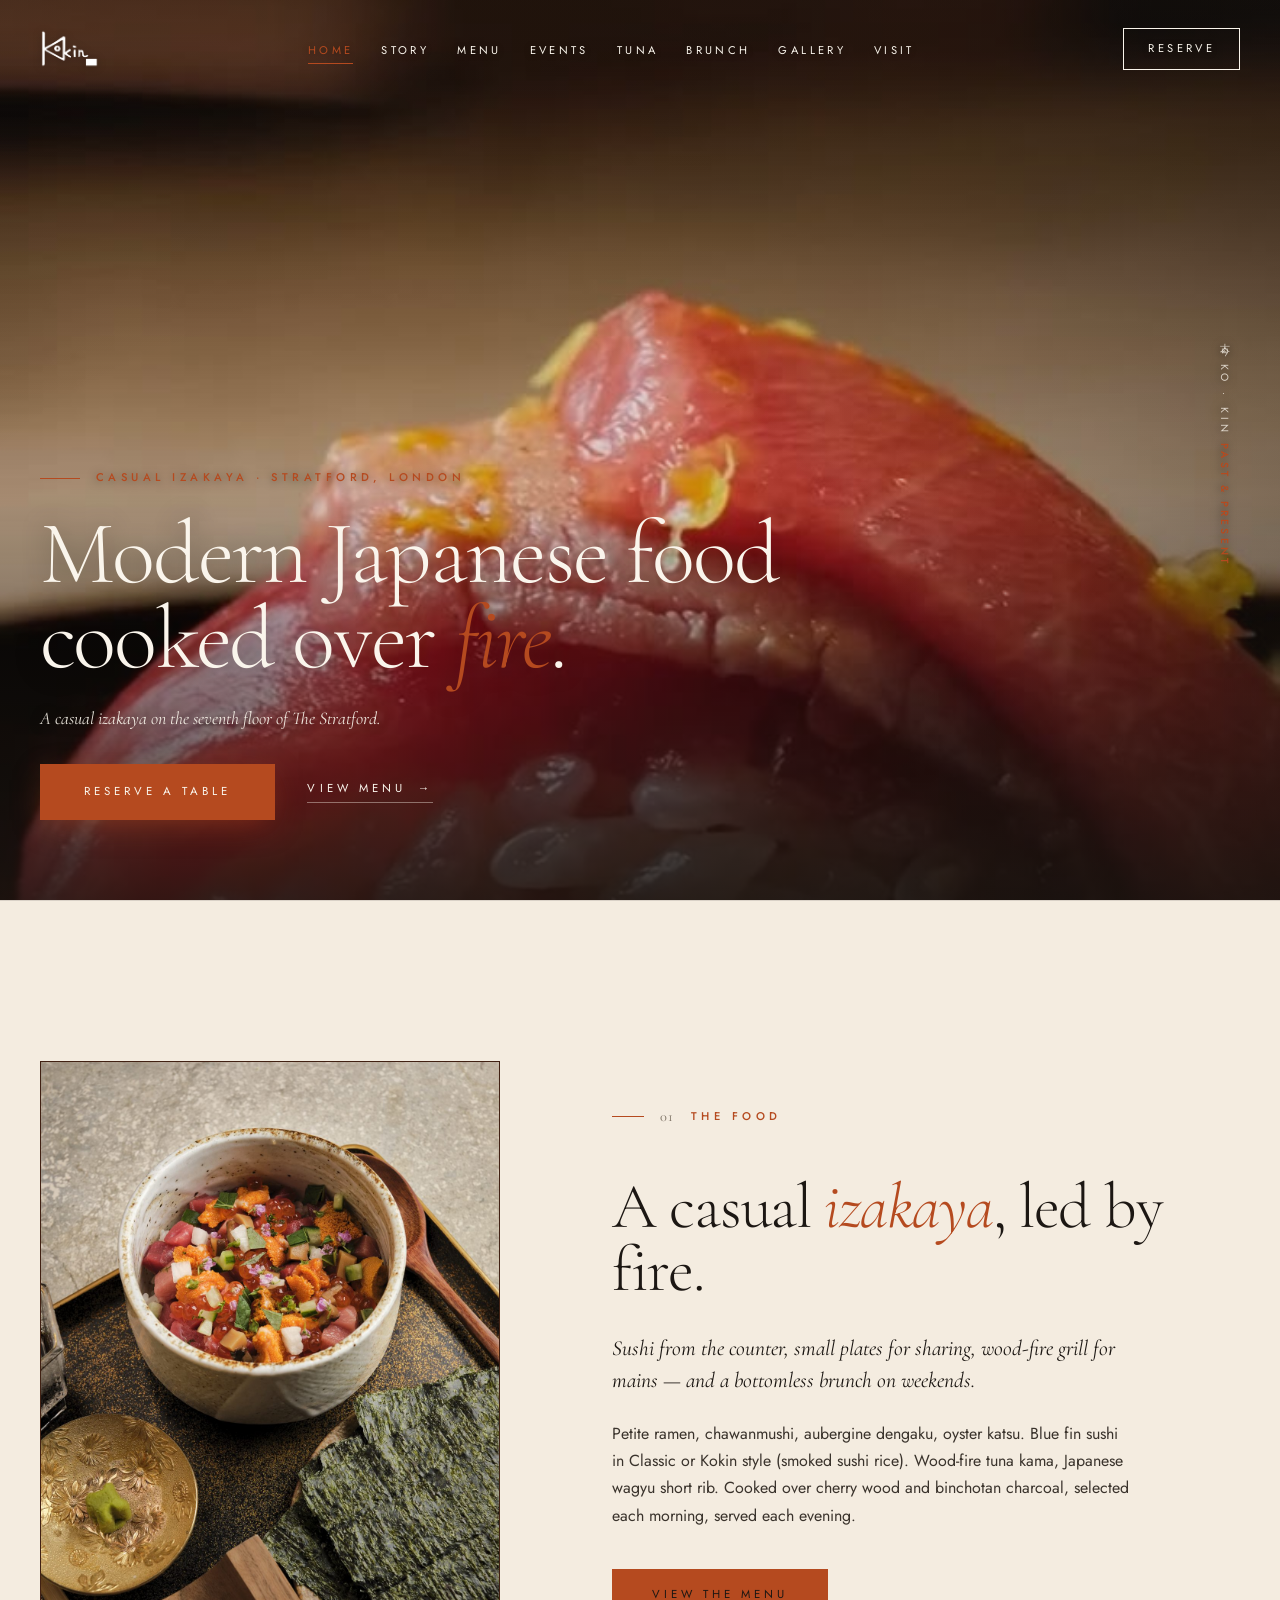
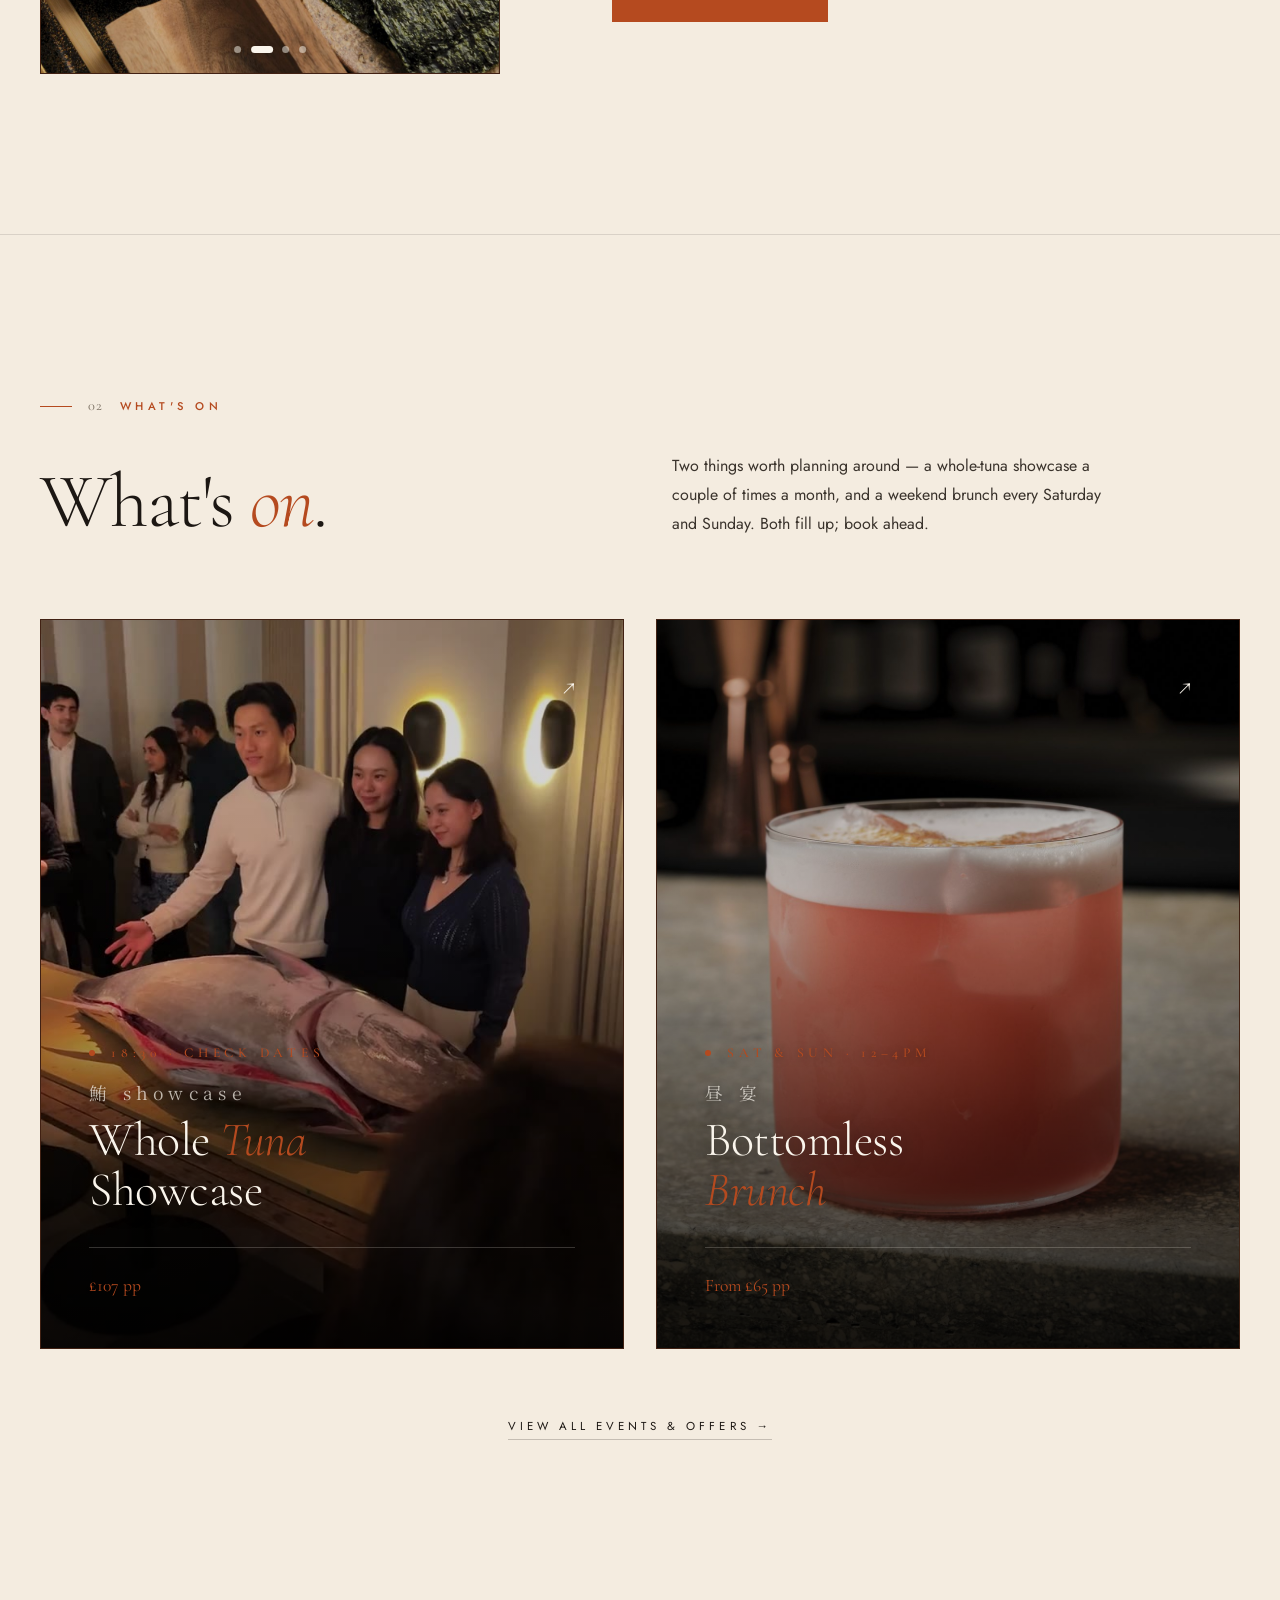
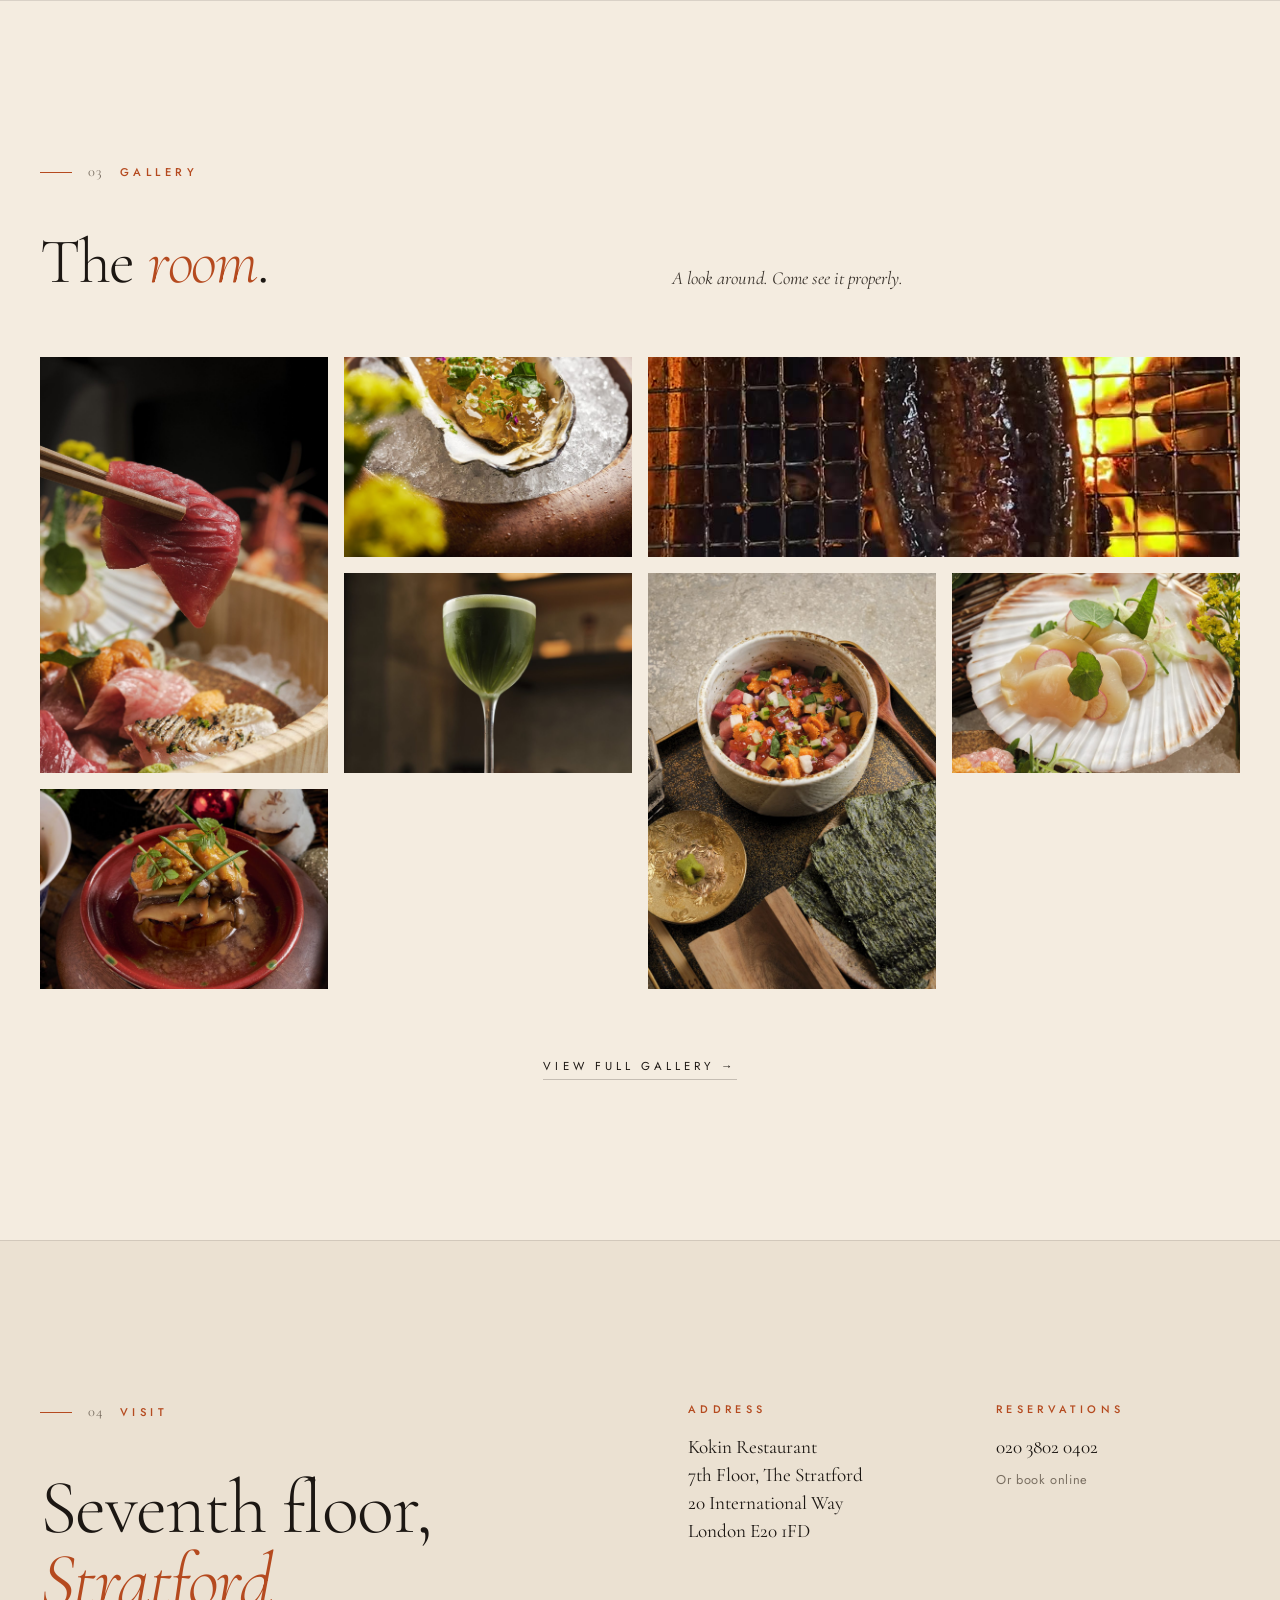
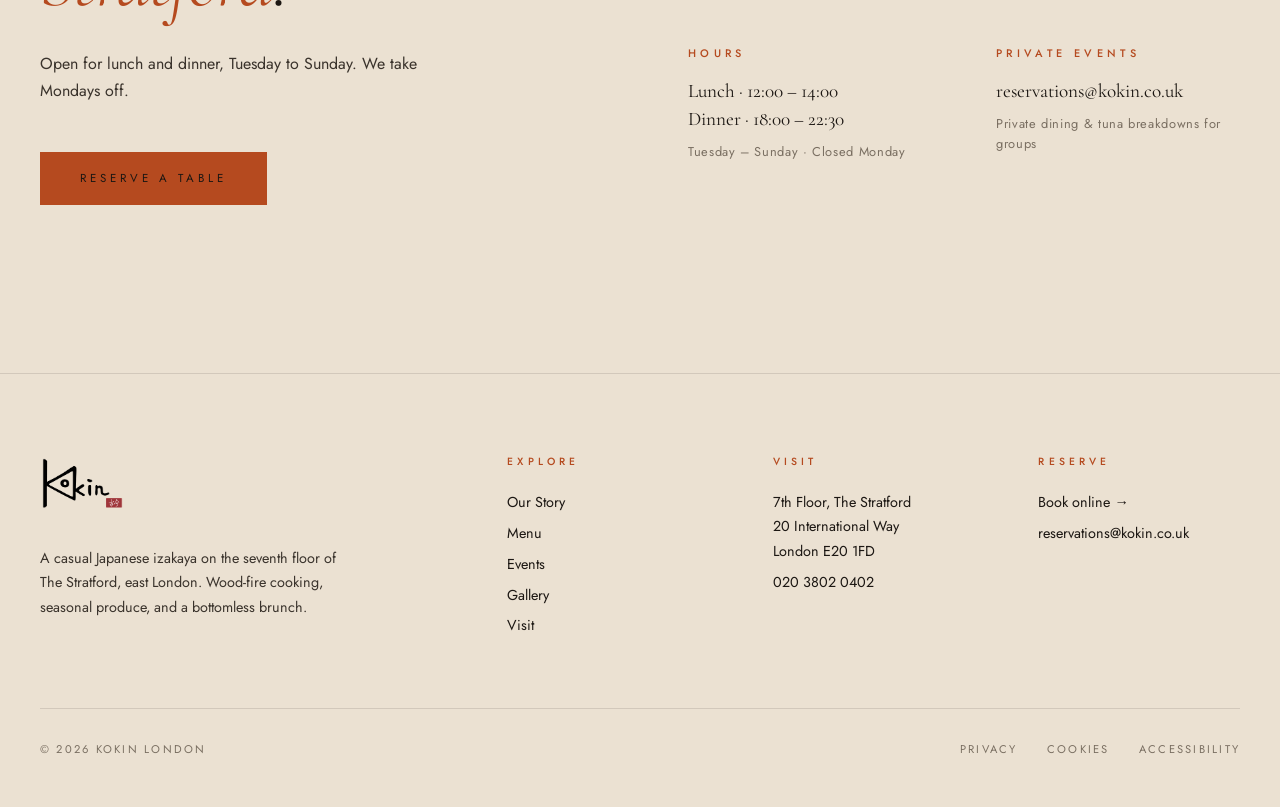
<file: index.html>
<!DOCTYPE html>
<html lang="en">
<head>
<meta charset="UTF-8" />
<meta name="viewport" content="width=device-width, initial-scale=1.0, viewport-fit=cover" />
<title>Kokin — Japanese Izakaya in Stratford, London | 古今</title>
<meta name="description" content="Kokin is a casual Japanese izakaya on the 7th floor of The Stratford. Sushi, wood-fire grill, and bottomless brunch. Book online for East London dining." />
<link rel="canonical" href="https://kokin.co.uk/" />

<!-- Favicon -->
<link rel="icon" type="image/png" href="/assets/Kokin-Logo-black.png" />
<link rel="apple-touch-icon" href="/assets/Kokin-Logo-black.png" />

<!-- Open Graph / Social Sharing -->
<meta property="og:type" content="restaurant.restaurant" />
<meta property="og:site_name" content="Kokin" />
<meta property="og:title" content="Kokin — Japanese Izakaya in Stratford, London | 古今" />
<meta property="og:description" content="Kokin is a casual Japanese izakaya on the 7th floor of The Stratford. Sushi, wood-fire grill, and bottomless brunch. Book online for East London dining." />
<meta property="og:url" content="https://kokin.co.uk/" />
<meta property="og:image" content="https://kokin.co.uk/assets/kokin-showacse-poster.jpg" />
<meta property="og:image:alt" content="Kokin — Japanese Izakaya, London" />
<meta property="og:locale" content="en_GB" />

<!-- Twitter Card -->
<meta name="twitter:card" content="summary_large_image" />
<meta name="twitter:title" content="Kokin — Japanese Izakaya in Stratford, London | 古今" />
<meta name="twitter:description" content="Kokin is a casual Japanese izakaya on the 7th floor of The Stratford. Sushi, wood-fire grill, and bottomless brunch. Book online for East London dining." />
<meta name="twitter:image" content="https://kokin.co.uk/assets/kokin-showacse-poster.jpg" />

<script type="application/ld+json">
{
  "@context": "https://schema.org",
  "@type": "Restaurant",
  "@id": "https://kokin.co.uk/#restaurant",
  "name": "Kokin",
  "alternateName": "古今",
  "description": "A casual Japanese izakaya on the seventh floor of The Stratford, serving sushi, wood-fire grill, and bottomless brunch in East London.",
  "url": "https://kokin.co.uk",
  "telephone": "+44 20 3802 0402",
  "email": "reservations@kokin.co.uk",
  "image": [
    "https://kokin.co.uk/assets/kokin-showacse-poster.jpg",
    "https://kokin.co.uk/assets/nigiri.jpg",
    "https://kokin.co.uk/assets/tuna-sashimi.jpg"
  ],
  "priceRange": "£££",
  "servesCuisine": ["Japanese", "Sushi", "Izakaya"],
  "acceptsReservations": true,
  "address": {
    "@type": "PostalAddress",
    "streetAddress": "7th Floor, The Stratford, 20 International Way",
    "addressLocality": "London",
    "postalCode": "E20 1FD",
    "addressCountry": "GB"
  },
  "geo": {
    "@type": "GeoCoordinates",
    "latitude": 51.5441,
    "longitude": -0.0038
  },
  "openingHoursSpecification": [
    {
      "@type": "OpeningHoursSpecification",
      "dayOfWeek": ["Tuesday", "Wednesday", "Thursday", "Friday"],
      "opens": "12:00",
      "closes": "22:30"
    },
    {
      "@type": "OpeningHoursSpecification",
      "dayOfWeek": "Saturday",
      "opens": "12:00",
      "closes": "22:30"
    },
    {
      "@type": "OpeningHoursSpecification",
      "dayOfWeek": "Sunday",
      "opens": "12:00",
      "closes": "22:00"
    }
  ],
  "hasMenu": "https://kokin.co.uk/menu",
  "sameAs": [
    "https://www.exploretock.com/kokin-london"
  ]
}
</script>

<link rel="preconnect" href="https://fonts.googleapis.com">
<link rel="preconnect" href="https://fonts.gstatic.com" crossorigin>
<link href="https://fonts.googleapis.com/css2?family=Cormorant+Garamond:ital,wght@0,300;0,400;0,500;0,600;1,300;1,400&family=Jost:ital,wght@0,300;0,400;0,500;0,600;0,700;1,300;1,400;1,500;1,600&family=Noto+Serif+JP:wght@200;300;400;500&display=swap" rel="stylesheet">

<style>
/* ============================================
   KOKIN · Shared design system
   古今 — past and present
   ============================================ */

:root{
  /* Warm paper palette */
  --bone: #f4ece0;           /* base background — warm washi */
  --bone-deep: #ebe1d2;      /* slightly deeper tone for alt sections */
  --cream: #faf5ec;          /* lightest */
  --ink: #1c1713;            /* deep warm black for text */
  --ink-soft: #3a332c;       /* secondary text */
  --ash: #7a6f62;            /* tertiary / captions */
  --ash-dim: #a89a87;        /* hairline greys */
  --ember: #b54a1f;          /* ember — primary accent */
  --ember-deep: #7a2e12;     /* hover state */
  --line: rgba(28, 23, 19, 0.12);
  --line-strong: rgba(28, 23, 19, 0.22);
  
  --f-display: 'Cormorant Garamond', 'Times New Roman', serif;
  --f-jp: 'Noto Serif JP', serif;
  --f-body: 'Jost', -apple-system, sans-serif;
}

*{ box-sizing: border-box; margin: 0; padding: 0; }
html{ scroll-behavior: smooth; }

body{
  background: var(--bone);
  color: var(--ink);
  font-family: var(--f-body);
  font-weight: 400;
  line-height: 1.55;
  -webkit-font-smoothing: antialiased;
  overflow-x: hidden;
}

/* subtle paper grain */
body::before{
  content: '';
  position: fixed; inset: 0;
  pointer-events: none; z-index: 1000;
  background-image: url("data:image/svg+xml;utf8,<svg xmlns='http://www.w3.org/2000/svg' width='200' height='200'><filter id='n'><feTurbulence type='fractalNoise' baseFrequency='0.85' numOctaves='2' stitchTiles='stitch'/><feColorMatrix values='0 0 0 0 0 0 0 0 0 0 0 0 0 0 0 0 0 0 0.07 0'/></filter><rect width='100%' height='100%' filter='url(%23n)'/></svg>");
  opacity: 0.55;
  mix-blend-mode: multiply;
}

img, video{ max-width: 100%; display: block; }

/* Comprehensive link reset — kill all default browser colours */
a,
a:link,
a:visited,
a:hover,
a:active,
a:focus{
  color: inherit;
  text-decoration: none;
}
button{ font-family: inherit; color: inherit; }

/* ============================================
   NAV
   ============================================ */
nav.main-nav{
  position: fixed; top: 0; left: 0; right: 0;
  z-index: 100;
  padding: 1.75rem 2.5rem;
  display: flex; justify-content: space-between; align-items: center;
  transition: all 0.5s cubic-bezier(0.2, 0.8, 0.2, 1);
}
nav.main-nav.scrolled{
  background: rgba(244, 236, 224, 0.88);
  backdrop-filter: blur(14px);
  padding: 1rem 2.5rem;
  border-bottom: 1px solid var(--line);
}
nav.main-nav .mark{
  font-family: var(--f-display);
  font-size: 1.5rem;
  letter-spacing: 0.35em;
  font-weight: 500;
  color: var(--cream);
  text-decoration: none;
  display: flex;
  align-items: center;
}
nav.main-nav .mark img{
  height: 42px;
  width: auto;
  display: block;
  transition: height 0.4s cubic-bezier(0.2, 0.8, 0.2, 1), filter 0.4s;
  filter: brightness(0) invert(1) drop-shadow(0 1px 4px rgba(0,0,0,0.3));
}
nav.main-nav.scrolled .mark{
  color: var(--ink);
}
nav.main-nav.scrolled .mark img{
  height: 36px;
  filter: none;
}
nav.main-nav .mark .kanji{
  font-family: var(--f-jp);
  font-size: 0.85rem;
  letter-spacing: 0.2em;
  color: var(--ember);
  margin-left: 0.5rem;
  font-weight: 400;
}
nav.main-nav ul{
  display: flex; list-style: none; gap: 1.75rem;
}
nav.main-nav ul a{
  color: var(--cream);
  text-decoration: none;
  font-size: 0.7rem;
  letter-spacing: 0.3em;
  text-transform: uppercase;
  font-weight: 400;
  position: relative;
  transition: color 0.4s, opacity 0.3s;
  text-shadow: 0 1px 6px rgba(0,0,0,0.35);
}
nav.main-nav.scrolled ul a{
  color: var(--ink);
  text-shadow: none;
}
nav.main-nav ul a::after{
  content: '';
  position: absolute; left: 0; bottom: -6px;
  width: 0; height: 1px;
  background: var(--ember);
  transition: width 0.4s cubic-bezier(0.2, 0.8, 0.2, 1);
}
nav.main-nav ul a:hover::after,
nav.main-nav ul a.active::after{ width: 100%; }
nav.main-nav ul a.active{ color: var(--ember); }

nav.main-nav .reserve-btn{
  padding: 0.7rem 1.5rem;
  border: 1px solid var(--cream);
  color: var(--cream);
  text-decoration: none;
  font-size: 0.7rem;
  letter-spacing: 0.3em;
  text-transform: uppercase;
  transition: all 0.4s;
  background: transparent;
  cursor: pointer;
  text-shadow: 0 1px 6px rgba(0,0,0,0.35);
}
nav.main-nav.scrolled .reserve-btn{
  border-color: var(--ink);
  color: var(--ink);
  text-shadow: none;
}
nav.main-nav .reserve-btn:hover{
  background: var(--ember);
  border-color: var(--ember);
  color: var(--bone);
  text-shadow: none;
}

.menu-toggle{
  display: none;
  background: none;
  border: 0;
  cursor: pointer;
  padding: 0.5rem;
  width: 40px; height: 40px;
  flex-direction: column;
  justify-content: center;
  gap: 5px;
}
.menu-toggle span{
  display: block;
  width: 22px; height: 1px;
  background: var(--cream);
  transition: all 0.3s;
  box-shadow: 0 1px 4px rgba(0,0,0,0.3);
}
nav.main-nav.scrolled .menu-toggle span{
  background: var(--ink);
  box-shadow: none;
}
.menu-toggle.open span:nth-child(1){ transform: translateY(3px) rotate(45deg); }
.menu-toggle.open span:nth-child(2){ opacity: 0; }
.menu-toggle.open span:nth-child(3){ transform: translateY(-3px) rotate(-45deg); }

/* ============================================
   BUTTONS & CTAs
   ============================================ */
.cta-primary{
  padding: 1.1rem 2.5rem;
  background: var(--ember);
  color: var(--cream);
  text-decoration: none;
  font-size: 0.72rem;
  letter-spacing: 0.35em;
  text-transform: uppercase;
  transition: all 0.4s;
  position: relative;
  overflow: hidden;
  display: inline-block;
  cursor: pointer;
  border: 0;
  font-family: var(--f-body);
  font-weight: 400;
}
.cta-primary::before{
  content: ''; position: absolute; inset: 0;
  background: var(--ember-deep);
  transform: translateY(100%);
  transition: transform 0.4s cubic-bezier(0.2, 0.8, 0.2, 1);
  z-index: 0;
}
.cta-primary span{ position: relative; z-index: 1; }
.cta-primary:hover::before{ transform: translateY(0); }

.cta-secondary{
  color: var(--ink);
  text-decoration: none;
  font-size: 0.72rem;
  letter-spacing: 0.35em;
  text-transform: uppercase;
  border-bottom: 1px solid var(--line-strong);
  padding-bottom: 4px;
  transition: all 0.3s;
  font-weight: 400;
  display: inline-block;
}
.cta-secondary:hover{ border-color: var(--ember); color: var(--ember); }

/* ============================================
   SECTION LABELS
   ============================================ */
.section-label{
  font-size: 0.7rem;
  letter-spacing: 0.4em;
  text-transform: uppercase;
  color: var(--ember);
  margin-bottom: 3rem;
  display: flex; align-items: center; gap: 1rem;
  font-weight: 500;
}
.section-label::before{
  content: ''; width: 32px; height: 1px; background: var(--ember);
}
.section-label .num{
  color: var(--ash);
  font-family: var(--f-display);
  font-size: 0.9rem;
  letter-spacing: 0.1em;
  font-weight: 400;
}

/* ============================================
   PAGE HERO (for non-home pages)
   ============================================ */
.page-hero{
  padding: 12rem 2.5rem 5rem;
  text-align: center;
  border-bottom: 1px solid var(--line);
  position: relative;
  overflow: hidden;
}
.page-hero-bg{
  position: absolute;
  inset: 0;
  z-index: 0;
  pointer-events: none;
  overflow: hidden;
}
.page-hero-bg img{
  width: 100%;
  height: 100%;
  object-fit: cover;
  filter: grayscale(0.2) contrast(0.9) brightness(1.05);
  opacity: 0.35;
}
.page-hero-bg::after{
  content: '';
  position: absolute;
  inset: 0;
  background: linear-gradient(180deg,
    rgba(244, 236, 224, 0.8) 0%,
    rgba(244, 236, 224, 0.6) 50%,
    rgba(244, 236, 224, 0.95) 100%);
}
.page-hero > *:not(.page-hero-bg){
  position: relative;
  z-index: 1;
}
.page-hero .kanji-label{
  font-family: var(--f-jp);
  font-size: 1.2rem;
  color: var(--ember);
  letter-spacing: 0.5em;
  margin-bottom: 1rem;
  font-weight: 400;
}
.page-hero h1{
  font-family: var(--f-display);
  font-size: clamp(3rem, 6vw, 5.5rem);
  font-weight: 300;
  line-height: 0.95;
  letter-spacing: -0.02em;
  margin-bottom: 1.5rem;
}
.page-hero h1 em{ font-style: italic; color: var(--ember); }
.page-hero .lede{
  font-family: var(--f-display);
  font-size: 1.3rem;
  font-style: italic;
  color: var(--ink-soft);
  max-width: 640px;
  margin: 0 auto;
  line-height: 1.5;
}

/* ============================================
   FOOTER
   ============================================ */
footer.site-footer{
  padding: 5rem 2.5rem 3rem;
  border-top: 1px solid var(--line);
  background: var(--bone-deep);
}
.footer-inner{
  max-width: 1400px;
  margin: 0 auto;
  display: grid;
  grid-template-columns: 2fr 1fr 1fr 1fr;
  gap: 4rem;
}
.footer-brand .mark{
  font-family: var(--f-display);
  font-size: 1.75rem;
  letter-spacing: 0.3em;
  font-weight: 500;
  margin-bottom: 1.5rem;
  color: var(--ink);
  display: inline-block;
}
.footer-brand .mark img{
  height: 60px;
  width: auto;
  display: block;
}
.footer-brand .mark .kanji{
  font-family: var(--f-jp);
  font-size: 1rem;
  color: var(--ember);
  margin-left: 0.5rem;
  font-weight: 400;
}
.footer-brand p{
  font-size: 0.9rem;
  color: var(--ink-soft);
  max-width: 320px;
  line-height: 1.7;
}

.footer-block h6{
  font-size: 0.65rem;
  letter-spacing: 0.4em;
  text-transform: uppercase;
  color: var(--ember);
  margin-bottom: 1.25rem;
  font-weight: 500;
}
.footer-block a,
.footer-block p{
  display: block;
  font-size: 0.9rem;
  color: var(--ink);
  text-decoration: none;
  line-height: 1.7;
  margin-bottom: 0.4rem;
  font-family: var(--f-body);
  transition: color 0.3s;
}
.footer-block a:hover{ color: var(--ember); }
.footer-block small{
  font-size: 0.75rem;
  color: var(--ash);
  display: block;
  margin-top: 0.4rem;
}

.footer-bottom{
  max-width: 1400px;
  margin: 4rem auto 0;
  padding-top: 2rem;
  border-top: 1px solid var(--line);
  display: flex;
  justify-content: space-between;
  align-items: center;
  font-size: 0.7rem;
  letter-spacing: 0.2em;
  color: var(--ash);
  text-transform: uppercase;
}
.footer-bottom a{ color: var(--ash); text-decoration: none; margin-left: 1.5rem; }
.footer-bottom a:hover{ color: var(--ember); }

/* ============================================
   Reveal on scroll
   ============================================ */
.reveal{
  opacity: 0;
  transform: translateY(30px);
  transition: opacity 1s cubic-bezier(0.2, 0.8, 0.2, 1), transform 1s cubic-bezier(0.2, 0.8, 0.2, 1);
}
.reveal.visible{
  opacity: 1;
  transform: translateY(0);
}

/* ============================================
   MEDIA CONTAINERS
   Drop-in image/video slots used across pages.
   Each has fallback styling so the layout survives
   without media, and smooth loading when media is added.
   ============================================ */

/* Generic media frame — holds img/video and crops cleanly */
.media-frame{
  position: relative;
  overflow: hidden;
  background: linear-gradient(135deg, #e8dcc8 0%, #d4c5ad 100%);
}
.media-frame img,
.media-frame video{
  width: 100%;
  height: 100%;
  object-fit: cover;
  display: block;
  transition: transform 0.8s cubic-bezier(0.2, 0.8, 0.2, 1);
}
.media-frame:hover img,
.media-frame:hover video{ transform: scale(1.03); }

/* Placeholder overlay — shown when no media is present.
   Add an <img> or <video> and the overlay is hidden automatically. */
.media-frame .placeholder{
  position: absolute; inset: 0;
  display: flex; align-items: center; justify-content: center;
  flex-direction: column;
  gap: 0.5rem;
  font-family: var(--f-jp);
  font-weight: 400;
  color: var(--ink);
  opacity: 0.3;
  letter-spacing: 0.3em;
  text-align: center;
  pointer-events: none;
  background:
    radial-gradient(circle at 30% 30%, rgba(181, 74, 31, 0.18), transparent 55%),
    radial-gradient(circle at 70% 70%, rgba(122, 46, 18, 0.22), transparent 60%);
}
.media-frame .placeholder .jp{
  font-size: 3.5rem;
  line-height: 1;
}
.media-frame .placeholder .label{
  font-family: var(--f-body);
  font-size: 0.65rem;
  letter-spacing: 0.4em;
  text-transform: uppercase;
  color: var(--ash);
  opacity: 0.7;
}
.media-frame:has(img) .placeholder,
.media-frame:has(video) .placeholder{ display: none; }

/* Decorative ember frame (optional) */
.media-frame.framed::before{
  content: '';
  position: absolute;
  top: 12px; left: 12px; right: 12px; bottom: 12px;
  border: 1px solid rgba(250, 245, 236, 0.4);
  pointer-events: none;
  z-index: 2;
}
.media-frame.ember-border{
  outline: 1px solid var(--ember);
  outline-offset: -1px;
}

/* Aspect ratios */
.ratio-3-4{ aspect-ratio: 3/4; }
.ratio-4-5{ aspect-ratio: 4/5; }
.ratio-1-1{ aspect-ratio: 1/1; }
.ratio-16-9{ aspect-ratio: 16/9; }
.ratio-5-7{ aspect-ratio: 5/7; }

/* Gallery strip — horizontal scrolling media row */







/* ============================================
   Responsive
   ============================================ */
@media (max-width: 900px) {
  nav.main-nav{ 
    top: calc(-1 * env(safe-area-inset-top, 0px));
    padding: calc(1.25rem + env(safe-area-inset-top, 0px)) 1.5rem 1.25rem;
  }
  nav.main-nav.scrolled{ padding: calc(1rem + env(safe-area-inset-top, 0px)) 1.5rem 1rem; }
  
  nav.main-nav ul{
    position: fixed;
    top: 0; left: 0; right: 0; bottom: 0;
    background: var(--bone);
    flex-direction: column;
    justify-content: center;
    align-items: center;
    gap: 2.5rem;
    transform: translateX(100%);
    transition: transform 0.5s cubic-bezier(0.2, 0.8, 0.2, 1);
    z-index: 99;
    padding-top: env(safe-area-inset-top, 0px);
  }
  nav.main-nav ul.open{ transform: translateX(0); }
  /* When mobile menu overlay is open, text is dark on cream background */
  nav.main-nav ul.open a {
    color: var(--ink);
    text-shadow: none;
  }
  nav.main-nav .menu-toggle.open span {
    background: var(--ink);
  }
  /* Scrolled nav: fully opaque on mobile — backdrop-filter can be unreliable */
  nav.main-nav.scrolled {
    background: var(--bone);
    backdrop-filter: none;
  }
  nav.main-nav ul a{
    font-size: 1.1rem;
    letter-spacing: 0.2em;
  }
  
  .menu-toggle{ display: flex; z-index: 101; }
  nav.main-nav .reserve-btn{ display: none; }
  
  .page-hero{ padding: 9rem 1.5rem 4rem; }
  
  .footer-inner{
    grid-template-columns: 1fr 1fr;
    gap: 3rem;
  }
  .footer-bottom{
    flex-direction: column;
    gap: 1rem;
    text-align: center;
  }
  .footer-bottom > div{ margin: 0; }
  .footer-bottom a{ margin: 0 0.75rem; }
}

@media (max-width: 600px) {
  .footer-inner{ grid-template-columns: 1fr; }
}


/* Cream cap covering iOS safe-area — fades in once scrolled, so scrolled page content can't peek through */
body::before {
  content: '';
  position: fixed;
  top: 0;
  left: 0;
  right: 0;
  height: env(safe-area-inset-top, 0px);
  background: var(--bone);
  z-index: 99;
  pointer-events: none;
  opacity: 0;
  transition: opacity 0.3s ease;
}
body.nav-scrolled::before {
  opacity: 1;
}
</style>

<style>
  /* ─── Home-specific styles ─── */
  /* ─── Full-bleed vibrant hero ─── */
  .hero{
    height: 100vh;
    min-height: 640px;
    position: relative;
    display: flex;
    align-items: flex-end;
    padding: 5rem 2.5rem 5rem;
    overflow: hidden;
    background: #1a1410;
  }
  .hero-full-video{
    position: absolute;
    inset: 0;
    width: 100%; height: 100%;
    object-fit: cover;
    z-index: 0;
  }
  .hero-full-vignette{
    position: absolute;
    inset: 0;
    background:
      linear-gradient(180deg,
        rgba(26, 20, 16, 0.35) 0%,
        rgba(26, 20, 16, 0.1) 30%,
        rgba(26, 20, 16, 0.1) 55%,
        rgba(26, 20, 16, 0.85) 100%),
      radial-gradient(ellipse at 30% 80%, transparent 40%, rgba(26, 20, 16, 0.5) 100%);
    z-index: 1;
    pointer-events: none;
  }
  
  .hero-corner-caption{
    position: absolute;
    top: 50%;
    right: 3rem;
    transform: translateY(-50%);
    z-index: 3;
    font-size: 0.65rem;
    letter-spacing: 0.4em;
    text-transform: uppercase;
    color: rgba(250, 245, 236, 0.8);
    text-align: right;
    writing-mode: vertical-rl;
    text-orientation: mixed;
    text-shadow: 0 1px 10px rgba(0, 0, 0, 0.6);
    opacity: 0;
    animation: fadeIn 2s 1.8s forwards;
  }
  .hero-corner-caption b{
    color: var(--ember);
    font-weight: 500;
    letter-spacing: 0.3em;
  }
  
  .hero-full-content{
    position: relative;
    z-index: 2;
    max-width: 780px;
    color: var(--cream);
  }
  
  .hero-eyebrow-new{
    font-size: 0.7rem;
    letter-spacing: 0.4em;
    text-transform: uppercase;
    color: var(--ember);
    margin-bottom: 1.5rem;
    display: flex;
    align-items: center;
    gap: 1rem;
    font-weight: 500;
    text-shadow: 0 1px 8px rgba(0, 0, 0, 0.5);
    opacity: 0;
    animation: fadeUp 1s 0.3s forwards;
  }
  .hero-eyebrow-new::before{
    content: '';
    width: 40px; height: 1px;
    background: var(--ember);
  }
  
  .hero-title-new{
    font-family: var(--f-display);
    font-size: clamp(3rem, min(7vw, 10vh), 6rem);
    font-weight: 300;
    line-height: 0.95;
    letter-spacing: -0.02em;
    color: var(--cream);
    margin-bottom: 1.5rem;
    text-shadow: 0 2px 28px rgba(0, 0, 0, 0.45);
  }
  .hero-title-new em{
    font-style: italic;
    color: var(--ember);
    font-weight: 300;
  }
  .hero-title-new .line-1,
  .hero-title-new .line-2{
    display: block;
    opacity: 0;
    transform: translateY(40px);
  }
  .hero-title-new .line-1{
    animation: fadeUp 1.1s 0.5s cubic-bezier(0.2, 0.8, 0.2, 1) forwards;
  }
  .hero-title-new .line-2{
    animation: fadeUp 1.1s 0.75s cubic-bezier(0.2, 0.8, 0.2, 1) forwards;
  }
  
  .hero-body-new{
    font-family: var(--f-display);
    font-style: italic;
    font-size: clamp(1rem, 1.4vw, 1.2rem);
    color: rgba(250, 245, 236, 0.92);
    max-width: 520px;
    margin-bottom: 2rem;
    line-height: 1.5;
    text-shadow: 0 1px 12px rgba(0, 0, 0, 0.55);
    opacity: 0;
    animation: fadeUp 1s 1.3s forwards;
  }
  
  .hero-cta-new{
    display: flex;
    gap: 2rem;
    align-items: center;
    flex-wrap: wrap;
    opacity: 0;
    animation: fadeUp 1s 1.55s forwards;
  }
  .hero-cta-btn{
    background: var(--ember);
    color: var(--cream);
    padding: 1.2rem 2.75rem;
    font-size: 0.72rem;
    letter-spacing: 0.35em;
    box-shadow: 0 8px 32px -8px rgba(181, 74, 31, 0.55);
  }
  .cta-hero-secondary{
    color: var(--cream);
    text-decoration: none;
    font-size: 0.72rem;
    letter-spacing: 0.35em;
    text-transform: uppercase;
    font-weight: 400;
    display: inline-flex;
    align-items: center;
    gap: 0.75rem;
    padding-bottom: 4px;
    border-bottom: 1px solid rgba(250, 245, 236, 0.4);
    transition: all 0.3s;
  }
  .cta-hero-secondary:hover{
    color: var(--ember);
    border-color: var(--ember);
  }
  .cta-hero-secondary .arrow{
    transition: transform 0.3s;
  }
  .cta-hero-secondary:hover .arrow{ transform: translateX(4px); }
  
  @keyframes fadeUp {
    from{ opacity: 0; transform: translateY(40px); }
    to{ opacity: 1; transform: translateY(0); }
  }
  @keyframes fadeIn { from{ opacity: 0; } to{ opacity: 1; } }

  /* ========= FOOD SECTION ========= */
  .food{
    padding: 10rem 2.5rem;
    border-top: 1px solid var(--line);
    background: var(--bone);
  }
  .food-inner{
    max-width: 1400px;
    margin: 0 auto;
    display: grid;
    grid-template-columns: 5fr 7fr;
    gap: 6rem;
    align-items: center;
  }
  .food-carousel{
    position: relative;
    aspect-ratio: 3/4;
    max-width: 480px;
    overflow: hidden;
    background: #1a1410;
    border: 1px solid rgba(181, 74, 31, 0.25);
  }
  .food-carousel-track{
    position: absolute;
    inset: 0;
  }
  .fc-slide{
    position: absolute;
    inset: 0;
    width: 100%;
    height: 100%;
    object-fit: cover;
    opacity: 0;
    transition: opacity 1s cubic-bezier(0.4, 0, 0.2, 1),
                transform 1s cubic-bezier(0.2, 0.8, 0.2, 1);
  }
  .fc-slide.fc-active{
    opacity: 1;
  }
  .food-carousel:hover .fc-slide.fc-active{
    transform: scale(1.03);
  }
  .food-carousel-dots{
    position: absolute;
    bottom: 1.25rem;
    left: 50%;
    transform: translateX(-50%);
    display: flex;
    gap: 0.6rem;
    z-index: 2;
  }
  .fc-dot{
    width: 7px;
    height: 7px;
    border-radius: 50%;
    border: 0;
    padding: 0;
    background: rgba(250, 245, 236, 0.5);
    cursor: pointer;
    transition: all 0.3s;
  }
  .fc-dot:hover{
    background: rgba(250, 245, 236, 0.8);
  }
  .fc-dot.fc-dot-active{
    background: var(--cream);
    width: 22px;
    border-radius: 4px;
  }
  .food-content{
    padding: 0 1rem;
  }
  .food-content h2{
    font-family: var(--f-display);
    font-size: clamp(2.75rem, 5vw, 4.25rem);
    font-weight: 300;
    line-height: 0.98;
    letter-spacing: -0.02em;
    margin-bottom: 2rem;
  }
  .food-content h2 em{ font-style: italic; color: var(--ember); }
  .food-content p{
    font-family: var(--f-body);
    font-size: 1rem;
    line-height: 1.7;
    color: var(--ink-soft);
    margin-bottom: 1.25rem;
    max-width: 520px;
  }
  .food-content .food-lead{
    font-family: var(--f-display);
    font-style: italic;
    font-size: 1.35rem;
    line-height: 1.45;
    color: var(--ink);
    margin-bottom: 1.5rem;
  }
  .food-content p:last-of-type{
    margin-bottom: 2.5rem;
  }

  /* Chef teaser */
  .chef{
    padding: 10rem 2.5rem;
    border-top: 1px solid var(--line);
  }
  .chef-grid{
    max-width: 1400px;
    margin: 0 auto;
    display: grid;
    grid-template-columns: 5fr 7fr;
    gap: 5rem;
    align-items: center;
  }
  .chef-portrait-wrap{ position: relative; }
  .chef-portrait{
    aspect-ratio: 3/4;
    position: relative;
    overflow: hidden;
    background: linear-gradient(135deg, #e8dcc8 0%, #d4c5ad 100%);
  }
  .chef-portrait img{
    position: absolute;
    inset: 0;
    width: 100%; height: 100%;
    object-fit: cover;
    z-index: 2;
  }
  .chef-portrait::before{
    content: '';
    position: absolute; inset: 0;
    background:
      radial-gradient(circle at 30% 30%, rgba(181, 74, 31, 0.18), transparent 55%),
      radial-gradient(circle at 70% 70%, rgba(122, 46, 18, 0.22), transparent 60%);
  }
  .chef-portrait::after{
    content: '下山 大輔';
    position: absolute;
    inset: 0;
    display: flex; align-items: center; justify-content: center;
    font-family: var(--f-jp);
    font-size: 3.5rem;
    font-weight: 400;
    color: var(--ink);
    opacity: 0.25;
    letter-spacing: 0.3em;
  }
  .chef-portrait-frame{
    position: absolute;
    top: -12px; left: -12px; right: -12px; bottom: -12px;
    border: 1px solid var(--ember);
    pointer-events: none;
    z-index: 0;
  }
  
  .chef-content h3{
    font-family: var(--f-display);
    font-size: clamp(2.5rem, 4vw, 3.75rem);
    line-height: 1;
    font-weight: 300;
    letter-spacing: -0.01em;
    margin-bottom: 0.5rem;
  }
  .chef-content .jp-name{
    font-family: var(--f-jp);
    font-size: 1.1rem;
    color: var(--ash);
    letter-spacing: 0.3em;
    margin-bottom: 2rem;
  }
  .chef-content .tagline{
    font-family: var(--f-display);
    font-style: italic;
    font-size: 1.25rem;
    color: var(--ember);
    margin-bottom: 2.5rem;
    padding-left: 1.5rem;
    border-left: 1px solid var(--ember);
  }
  .chef-content p{
    font-size: 0.95rem;
    line-height: 1.8;
    color: var(--ink-soft);
    margin-bottom: 1.5rem;
    max-width: 560px;
  }
  .chef-cta{ margin-top: 2rem; }

  /* ========= EVENTS TEASER (new) ========= */
  .events-teaser{
    padding: 10rem 2.5rem;
    border-top: 1px solid var(--line);
    position: relative;
  }
  .events-header{
    max-width: 1400px;
    margin: 0 auto 5rem;
    display: grid;
    grid-template-columns: 1fr 1fr;
    gap: 4rem;
    align-items: end;
  }
  .events-header h2{
    font-family: var(--f-display);
    font-size: clamp(3rem, 6vw, 5rem);
    font-weight: 300;
    line-height: 0.95;
    letter-spacing: -0.02em;
  }
  .events-header h2 em{ font-style: italic; color: var(--ember); }
  .events-header .intro{
    font-size: 1rem;
    line-height: 1.8;
    color: var(--ink-soft);
    max-width: 440px;
  }
  
  .events-grid{
    max-width: 1400px;
    margin: 0 auto;
    display: grid;
    grid-template-columns: 1fr 1fr;
    gap: 2rem;
  }
  .event-card{
    background: var(--cream);
    padding: 3rem;
    border: 1px solid var(--line);
    position: relative;
    transition: all 0.5s cubic-bezier(0.2, 0.8, 0.2, 1);
    text-decoration: none;
    color: inherit;
    display: block;
    overflow: hidden;
  }
  .event-card::before{
    content: '';
    position: absolute;
    top: 0; left: 0;
    width: 4px; height: 100%;
    background: var(--ember);
    transform: scaleY(0);
    transform-origin: top;
    transition: transform 0.5s cubic-bezier(0.2, 0.8, 0.2, 1);
  }
  .event-card:hover{
    transform: translateY(-4px);
    box-shadow: 0 20px 40px -20px rgba(28, 23, 19, 0.15);
  }
  .event-card:hover::before{ transform: scaleY(1); }
  
  .event-day{
    font-family: var(--f-display);
    font-size: 0.85rem;
    letter-spacing: 0.35em;
    text-transform: uppercase;
    color: var(--ember);
    margin-bottom: 2rem;
    display: flex;
    align-items: center;
    gap: 1rem;
    font-weight: 500;
  }
  .event-day .dot{
    width: 6px; height: 6px;
    border-radius: 50%;
    background: var(--ember);
    animation: pulse 2s infinite;
  }
  @keyframes pulse {
    0%, 100% { opacity: 1; }
    50% { opacity: 0.4; }
  }
  .event-card .jp-label{
    font-family: var(--f-jp);
    font-size: 1.1rem;
    color: var(--ash);
    letter-spacing: 0.3em;
    margin-bottom: 0.75rem;
    font-weight: 400;
  }
  .event-card h3{
    font-family: var(--f-display);
    font-size: 2.5rem;
    font-weight: 300;
    line-height: 1.05;
    margin-bottom: 1.25rem;
    letter-spacing: -0.01em;
  }
  .event-card h3 em{ font-style: italic; color: var(--ember); }
  .event-card .desc{
    font-size: 0.95rem;
    line-height: 1.7;
    color: var(--ink-soft);
    margin-bottom: 2rem;
    max-width: 420px;
  }
  .event-card .meta{
    display: flex;
    gap: 2rem;
    padding-top: 1.5rem;
    border-top: 1px solid var(--line);
    font-size: 0.75rem;
    letter-spacing: 0.2em;
    text-transform: uppercase;
    color: var(--ash);
  }
  .event-card .meta b{
    display: block;
    color: var(--ink);
    font-family: var(--f-display);
    font-size: 1.05rem;
    letter-spacing: 0.05em;
    text-transform: none;
    font-weight: 400;
    margin-top: 0.3rem;
  }
  .event-card .arrow{
    position: absolute;
    top: 3rem; right: 3rem;
    font-family: var(--f-display);
    font-size: 1.5rem;
    color: var(--ember);
    transition: transform 0.4s;
  }
  .event-card:hover .arrow{ transform: translate(4px, -4px); }
  
  /* ── Media-background event cards ── */
  .event-card-media{
    padding: 0;
    background: #1a1410;
    border: 1px solid rgba(181, 74, 31, 0.25);
    aspect-ratio: 4/5;
    overflow: hidden;
  }
  .event-card-media::before{
    display: none;
  }
  .event-card-bg{
    position: absolute;
    inset: 0;
    z-index: 0;
  }
  .event-card-bg img,
  .event-card-bg video{
    width: 100%; height: 100%;
    object-fit: cover;
    transition: transform 1s cubic-bezier(0.2, 0.8, 0.2, 1);
  }
  .event-card-media:hover .event-card-bg img,
  .event-card-media:hover .event-card-bg video{
    transform: scale(1.04);
  }
  .event-card-gradient{
    position: absolute;
    inset: 0;
    background: linear-gradient(180deg,
      rgba(0, 0, 0, 0.2) 0%,
      rgba(0, 0, 0, 0.15) 40%,
      rgba(0, 0, 0, 0.85) 100%);
  }
  .event-card-content{
    position: relative;
    z-index: 1;
    padding: 3rem;
    height: 100%;
    display: flex;
    flex-direction: column;
    justify-content: flex-end;
    color: var(--cream);
  }
  .event-card-media .event-day{
    color: var(--ember);
    text-shadow: 0 1px 8px rgba(0, 0, 0, 0.5);
    margin-bottom: 1rem;
  }
  .event-card-media .jp-label{
    color: rgba(250, 245, 236, 0.7);
    text-shadow: 0 1px 8px rgba(0, 0, 0, 0.5);
    margin-bottom: 0.5rem;
  }
  .event-card-media h3{
    color: var(--cream);
    text-shadow: 0 2px 20px rgba(0, 0, 0, 0.5);
    margin-bottom: 2rem;
    font-size: 3rem;
  }
  .event-card-media h3 em{
    color: var(--ember);
  }
  .event-footer{
    display: flex;
    justify-content: space-between;
    align-items: center;
    padding-top: 1.5rem;
    border-top: 1px solid rgba(250, 245, 236, 0.2);
  }
  .event-footer .from{
    font-family: var(--f-display);
    font-size: 1.1rem;
    color: var(--ember);
    font-weight: 400;
  }
  .event-footer .arrow{
    font-family: var(--f-display);
    font-size: 1.5rem;
    color: var(--cream);
    transition: transform 0.4s;
  }
  .event-card-media:hover .event-footer .arrow{
    transform: translate(4px, -4px);
    color: var(--ember);
  }
  
  .events-cta{
    max-width: 1400px;
    margin: 4rem auto 0;
    text-align: center;
  }

  /* ========= GALLERY PREVIEW (masonry) ========= */
  .gallery-preview{
    padding: 10rem 2.5rem;
    border-top: 1px solid var(--line);
    background: var(--bone);
  }
  .gallery-preview-header{
    max-width: 1400px;
    margin: 0 auto 4rem;
    display: grid;
    grid-template-columns: 1fr 1fr;
    gap: 4rem;
    align-items: end;
  }
  .gallery-preview-header h2{
    font-family: var(--f-display);
    font-size: clamp(2.5rem, 5vw, 4rem);
    font-weight: 300;
    line-height: 0.95;
    letter-spacing: -0.02em;
  }
  .gallery-preview-header h2 em{
    font-style: italic;
    color: var(--ember);
  }
  .gallery-preview-header p{
    font-family: var(--f-display);
    font-style: italic;
    font-size: 1.15rem;
    color: var(--ink-soft);
  }
  
  .masonry{
    max-width: 1400px;
    margin: 0 auto;
    display: grid;
    grid-template-columns: repeat(4, 1fr);
    grid-auto-rows: 200px;
    gap: 1rem;
  }
  .masonry-item{
    position: relative;
    overflow: hidden;
    background: var(--bone-deep);
    display: block;
    grid-row: span 1;
    transition: transform 0.5s cubic-bezier(0.2, 0.8, 0.2, 1);
  }
  .masonry-item.m-tall{ grid-row: span 2; }
  .masonry-item.m-wide{ grid-column: span 2; }
  .masonry-item img{
    width: 100%; height: 100%;
    object-fit: cover;
    transition: transform 0.8s cubic-bezier(0.2, 0.8, 0.2, 1);
  }
  .masonry-item:hover{ transform: translateY(-3px); }
  .masonry-item:hover img{ transform: scale(1.05); }
  .masonry-item::after{
    content: '';
    position: absolute;
    inset: 0;
    background: linear-gradient(180deg, transparent 60%, rgba(181, 74, 31, 0) 100%);
    transition: background 0.4s;
  }
  .masonry-item:hover::after{
    background: linear-gradient(180deg, transparent 60%, rgba(181, 74, 31, 0.2) 100%);
  }
  
  .gallery-preview-cta{
    max-width: 1400px;
    margin: 4rem auto 0;
    text-align: center;
  }

  /* Visit preview */
  .visit-preview{
    padding: 10rem 2.5rem;
    border-top: 1px solid var(--line);
    background: var(--bone-deep);
  }
  .visit-inner{
    max-width: 1400px;
    margin: 0 auto;
    display: grid;
    grid-template-columns: 1fr 1fr;
    gap: 6rem;
  }
  .visit-left h2{
    font-family: var(--f-display);
    font-size: clamp(3rem, 6vw, 5rem);
    font-weight: 300;
    line-height: 0.95;
    letter-spacing: -0.02em;
    margin-bottom: 2rem;
  }
  .visit-left h2 em{ font-style: italic; color: var(--ember); }
  .visit-left p{
    color: var(--ink-soft);
    font-size: 1rem;
    line-height: 1.7;
    max-width: 420px;
    margin-bottom: 3rem;
  }
  .visit-right{
    display: grid;
    grid-template-columns: 1fr 1fr;
    gap: 3rem 4rem;
  }
  .visit-block h6{
    font-size: 0.68rem;
    letter-spacing: 0.4em;
    text-transform: uppercase;
    color: var(--ember);
    margin-bottom: 1rem;
    font-weight: 500;
  }
  .visit-block p, .visit-block a{
    font-family: var(--f-display);
    font-size: 1.2rem;
    line-height: 1.45;
    color: var(--ink);
    text-decoration: none;
    font-weight: 400;
  }
  .visit-block a:hover{ color: var(--ember); }
  .visit-block small{
    display: block;
    font-family: var(--f-body);
    font-size: 0.8rem;
    color: var(--ash);
    margin-top: 0.5rem;
    letter-spacing: 0.05em;
  }

  /* Short viewport (laptop screens, zoomed, browsers with toolbars) */
  @media (max-height: 780px) and (min-width: 1025px) {
    .hero{
      padding: 5rem 2.5rem 4.5rem;
    }
    .hero-eyebrow-new{ margin-bottom: 1.5rem; }
    .hero-title-new{
      font-size: clamp(3rem, 6.5vw, 5rem);
      margin-bottom: 1.5rem;
    }
    .hero-body-new{
      font-size: 1.1rem;
      margin-bottom: 2rem;
    }
  }
  
  /* Very short viewport */
  @media (max-height: 640px) {
    .hero{ padding: 3rem 2.5rem 2.5rem; }
    .hero-title-new{ font-size: 2.5rem; margin-bottom: 0.75rem; }
    .hero-body-new{ font-size: 0.95rem; margin-bottom: 1.25rem; }
    .hero-corner-caption{ display: none; }
  }
  
  /* Responsive */
  @media (max-width: 1024px) {
    .chef-grid, .events-header, .events-grid, .visit-inner{
      grid-template-columns: 1fr;
      gap: 3rem;
    }
    .philo-left{ position: static; }
    .fire-pillars{ grid-template-columns: 1fr; }
    .pillar{ }
    .visit-right{ grid-template-columns: 1fr; gap: 3rem; }
    .hero{
      padding: 7rem 1.5rem 6rem;
    }
    .hero-corner-caption{
      display: none;
    }
    .hero-full-content{
      max-width: 100%;
    }
    .philosophy, .chef, .fire, .events-teaser, .visit-preview{
      padding-left: 1.5rem; padding-right: 1.5rem;
    }
    .philosophy, .chef, .fire, .events-teaser, .visit-preview{
      padding-top: 6rem; padding-bottom: 6rem;
    }
    .event-card{ padding: 2rem; }
    .event-card .arrow{ top: 2rem; right: 2rem; }
    .video-strip{ padding: 5rem 1.5rem; }
    .video-strip-header{
      grid-template-columns: 1fr;
      gap: 2rem;
      margin-bottom: 3rem;
    }
    .video-strip-grid{
      grid-template-columns: 1fr;
      gap: 1rem;
    }
    .vs-item:nth-child(2){
      transform: none;
    }
    .vs-item:nth-child(2):hover{
      transform: translateY(-4px);
    }
    .moments{ padding-top: 5rem; }
    /* Food section */
    .food{ padding: 5rem 1.5rem; }
    .food-inner{
      grid-template-columns: 1fr;
      gap: 3rem;
    }
    .food-content{ padding: 0; }
    /* Gallery preview */
    .gallery-preview{ padding: 5rem 1.5rem; }
    .gallery-preview-header{
      grid-template-columns: 1fr;
      gap: 1.5rem;
      margin-bottom: 3rem;
    }
    .masonry{
      grid-template-columns: repeat(2, 1fr);
      grid-auto-rows: 180px;
      gap: 0.6rem;
    }
    .masonry-item.m-wide{ grid-column: span 2; }
    /* Event card media */
    .event-card-media{ aspect-ratio: 4/5; }
    .event-card-content{ padding: 2rem 2rem 2.5rem; }
    .event-card-media h3{ font-size: 2rem; margin-bottom: 1.5rem; }
    .moments-header{
      grid-template-columns: 1fr;
      gap: 2rem;
      padding: 0 1.5rem;
    }
    .moments-strip{
      grid-template-columns: repeat(2, 1fr);
    }
    .moment:nth-child(even){ transform: none; }
    .moment:nth-child(n+5){ display: none; }
  }
</style>
</head>
<body>

<nav class="main-nav" id="mainNav">
  <a href="/" class="mark"><img src="assets/Kokin-Logo-black.png" alt="Kokin 古今" /></a>
  <button class="menu-toggle" aria-label="Menu"><span></span><span></span><span></span></button>
  <ul>
    <li><a href="/" class="active">Home</a></li>
    <li><a href="/story">Story</a></li>
    <li><a href="/menu">Menu</a></li>
    <li><a href="/events">Events</a></li>
    <li><a href="/tuna-showcase">Tuna</a></li>
    <li><a href="/bottomless-brunch">Brunch</a></li>
    <li><a href="/gallery">Gallery</a></li>
    <li><a href="/visit">Visit</a></li>
  </ul>
  <a href="https://www.exploretock.com/kokin-london" class="reserve-btn" target="_blank" rel="noopener">Reserve</a>
</nav>

<!-- ─────── HERO ─────── -->
<section class="hero">
  <video class="hero-full-video" autoplay muted loop playsinline poster="assets/kokin-montage1-poster.jpg">
    <source src="assets/kokin-montage1.mp4" type="video/mp4">
  </video>
  <div class="hero-full-vignette"></div>
  
  <div class="hero-full-content">
    <div class="hero-eyebrow-new">Casual Izakaya · Stratford, London</div>
    <h1 class="hero-title-new">
      <span class="line-1">Modern Japanese food</span>
      <span class="line-2">cooked over <em>fire</em>.</span>
    </h1>
    <p class="hero-body-new">A casual izakaya on the seventh floor of The Stratford.</p>
    <div class="hero-cta-new">
      <a href="https://www.exploretock.com/kokin-london" class="cta-primary hero-cta-btn" target="_blank" rel="noopener"><span>Reserve a table</span></a>
      <a href="/menu" class="cta-hero-secondary">View menu <span class="arrow">→</span></a>
    </div>
  </div>
  
  <div class="hero-corner-caption">
    古今 · Ko · Kin
    <b>Past &amp; Present</b>
  </div>
  
</section>

<!-- ─────── FOOD ─────── -->
<section class="food">
  <div class="food-inner">
    <div class="food-carousel reveal" data-interval="4500">
      <div class="food-carousel-track">
        <img src="assets/tunasushi.jpg" alt="Bluefin otoro nigiri" class="fc-slide fc-active" />
        <img src="assets/make-sushi.jpg" alt="TEMAE signature sushi" class="fc-slide" />
        <img src="assets/oyster.jpg" alt="Oyster with nabansu jelly" class="fc-slide" />
        <img src="assets/scallops2.jpg" alt="Wood-fire scallop" class="fc-slide" />
      </div>
      <div class="food-carousel-dots" aria-label="Carousel navigation">
        <button type="button" class="fc-dot fc-dot-active" aria-label="Slide 1" data-slide="0"></button>
        <button type="button" class="fc-dot" aria-label="Slide 2" data-slide="1"></button>
        <button type="button" class="fc-dot" aria-label="Slide 3" data-slide="2"></button>
        <button type="button" class="fc-dot" aria-label="Slide 4" data-slide="3"></button>
      </div>
    </div>
    <div class="food-content reveal">
      <div class="section-label"><span class="num">01</span> The Food</div>
      <h2>A casual <em>izakaya</em>, led by fire.</h2>
      <p class="food-lead">Sushi from the counter, small plates for sharing, wood-fire grill for mains — and a bottomless brunch on weekends.</p>
      <p>Petite ramen, chawanmushi, aubergine dengaku, oyster katsu. Blue fin sushi in Classic or Kokin style (smoked sushi rice). Wood-fire tuna kama, Japanese wagyu short rib. Cooked over cherry wood and binchotan charcoal, selected each morning, served each evening.</p>
      <a href="/menu" class="cta-primary"><span>View the menu</span></a>
    </div>
  </div>
</section>

<!-- ─────── EVENTS TEASER ─────── -->
<section class="events-teaser">
  <div class="events-header">
    <div class="reveal">
      <div class="section-label"><span class="num">02</span> What's On</div>
      <h2>What's <em>on</em>.</h2>
    </div>
    <p class="intro reveal">Two things worth planning around — a whole-tuna showcase a couple of times a month, and a weekend brunch every Saturday and Sunday. Both fill up; book ahead.</p>
  </div>
  
  <div class="events-grid">
    <a href="/tuna-showcase" class="event-card event-card-media reveal">
      <div class="event-card-bg">
        <video autoplay muted loop playsinline poster="assets/tuna-samuari-poster.jpg">
          <source src="assets/tuna-samuari.mp4" type="video/mp4">
        </video>
        <div class="event-card-gradient"></div>
      </div>
      <div class="event-card-content">
        <div class="event-day"><span class="dot"></span>18:30 · Check dates</div>
        <div class="jp-label">鮪 showcase</div>
        <h3>Whole <em>Tuna</em><br/>Showcase</h3>
        <div class="event-footer">
          <span class="from" data-live-event="Tuna.Price">£107 pp</span>
          <span class="arrow">↗</span>
        </div>
      </div>
    </a>
    
    <a href="/bottomless-brunch" class="event-card event-card-media reveal">
      <div class="event-card-bg">
        <img src="assets/cocktail-pink.jpg" alt="Bottomless brunch cocktail" />
        <div class="event-card-gradient"></div>
      </div>
      <div class="event-card-content">
        <div class="event-day"><span class="dot"></span>Sat &amp; Sun · 12–4pm</div>
        <div class="jp-label">昼 宴</div>
        <h3>Bottomless<br/><em>Brunch</em></h3>
        <div class="event-footer">
          <span class="from" data-live-event="Brunch.Price">From £65 pp</span>
          <span class="arrow">↗</span>
        </div>
      </div>
    </a>
  </div>
  
  <div class="events-cta reveal">
    <a href="/events" class="cta-secondary">View all events &amp; offers →</a>
  </div>
</section>

<!-- ─────── GALLERY PREVIEW ─────── -->
<section class="gallery-preview">
  <div class="gallery-preview-header">
    <div class="reveal">
      <div class="section-label"><span class="num">03</span> Gallery</div>
      <h2>The <em>room</em>.</h2>
    </div>
    <p class="reveal">A look around. Come see it properly.</p>
  </div>
  <div class="masonry">
    <a href="/gallery" class="masonry-item m-tall reveal">
      <img src="assets/sashimi-tuna.jpg" alt="Tuna sashimi" />
    </a>
    <a href="/gallery" class="masonry-item reveal">
      <img src="assets/oyster.jpg" alt="Oyster" />
    </a>
    <a href="/gallery" class="masonry-item m-wide reveal">
      <img src="assets/kokin-showacse-poster.jpg" alt="Woodfire grill" />
    </a>
    <a href="/gallery" class="masonry-item reveal">
      <img src="assets/cocktail-matcha.jpg" alt="Matcha cocktail" />
    </a>
    <a href="/gallery" class="masonry-item m-tall reveal">
      <img src="assets/make-sushi.jpg" alt="TEMAE sushi" />
    </a>
    <a href="/gallery" class="masonry-item reveal">
      <img src="assets/scallops.jpg" alt="Scallop sashimi" />
    </a>
    <a href="/gallery" class="masonry-item reveal">
      <img src="assets/sea-urchin.jpg" alt="Sea urchin" />
    </a>
  </div>
  <div class="gallery-preview-cta reveal">
    <a href="/gallery" class="cta-secondary">View full gallery →</a>
  </div>
</section>

<!-- ─────── VISIT PREVIEW ─────── -->
<section class="visit-preview">
  <div class="visit-inner">
    <div class="visit-left reveal">
      <div class="section-label"><span class="num">04</span> Visit</div>
      <h2>Seventh floor,<br/><em>Stratford</em>.</h2>
      <p>Open for lunch and dinner, Tuesday to Sunday. We take Mondays off.</p>
      <a href="https://www.exploretock.com/kokin-london" class="cta-primary" target="_blank" rel="noopener"><span>Reserve a table</span></a>
    </div>
    <div class="visit-right reveal">
      <div class="visit-block">
        <h6>Address</h6>
        <a href="https://maps.app.goo.gl/3irW97itfDHkeKet7" target="_blank" rel="noopener">
          Kokin Restaurant<br/>7th Floor, The Stratford<br/>20 International Way<br/>London E20 1FD
        </a>
      </div>
      <div class="visit-block">
        <h6>Reservations</h6>
        <a href="tel:02038020402">020 3802 0402</a>
        <small>Or book online</small>
      </div>
      <div class="visit-block">
        <h6>Hours</h6>
        <p>Lunch · 12:00 – 14:00<br/>Dinner · 18:00 – 22:30</p>
        <small>Tuesday – Sunday · Closed Monday</small>
      </div>
      <div class="visit-block">
        <h6>Private Events</h6>
        <a href="mailto:reservations@kokin.co.uk">reservations@kokin.co.uk</a>
        <small>Private dining &amp; tuna breakdowns for groups</small>
      </div>
    </div>
  </div>
</section>

<!-- ─────── FOOTER ─────── -->
<footer class="site-footer">
  <div class="footer-inner">
    <div class="footer-brand">
      <div class="mark"><img src="assets/Kokin-Logo-black.png" alt="Kokin 古今" /></div>
      <p>A casual Japanese izakaya on the seventh floor of The Stratford, east London. Wood-fire cooking, seasonal produce, and a bottomless brunch.</p>
    </div>
    <div class="footer-block">
      <h6>Explore</h6>
      <a href="/story">Our Story</a>
      <a href="/menu">Menu</a>
      <a href="/events">Events</a>
      <a href="/gallery">Gallery</a>
      <a href="/visit">Visit</a>
    </div>
    <div class="footer-block">
      <h6>Visit</h6>
      <p>7th Floor, The Stratford<br/>20 International Way<br/>London E20 1FD</p>
      <a href="tel:02038020402">020 3802 0402</a>
    </div>
    <div class="footer-block">
      <h6>Reserve</h6>
      <a href="https://www.exploretock.com/kokin-london" target="_blank" rel="noopener">Book online →</a>
      <a href="mailto:reservations@kokin.co.uk">reservations@kokin.co.uk</a>
    </div>
  </div>
  <div class="footer-bottom">
    <div>© 2026 Kokin London</div>
    <div>
      <a href="#">Privacy</a>
      <a href="#">Cookies</a>
      <a href="#">Accessibility</a>
    </div>
  </div>
</footer>

<script>
// KOKIN · Shared site scripts

(function () {
  // Nav scroll state
  const nav = document.querySelector('.main-nav');
  if (nav) {
    const onScroll = () =>{
      if (window.scrollY > 60) {
        nav.classList.add('scrolled');
        document.body.classList.add('nav-scrolled');
      } else {
        nav.classList.remove('scrolled');
        document.body.classList.remove('nav-scrolled');
      }
    };
    window.addEventListener('scroll', onScroll,{ passive: true });
    onScroll();
  }

  // Mobile menu
  const toggle = document.querySelector('.menu-toggle');
  const menu = document.querySelector('.main-nav ul');
  if (toggle && menu) {
    toggle.addEventListener('click', () =>{
      toggle.classList.toggle('open');
      menu.classList.toggle('open');
    });
    menu.querySelectorAll('a').forEach(a => {
      a.addEventListener('click', () =>{
        toggle.classList.remove('open');
        menu.classList.remove('open');
      });
    });
  }

  // Reveal on scroll
  const observer = new IntersectionObserver((entries) => {
    entries.forEach(entry => {
      if (entry.isIntersecting){
        entry.target.classList.add('visible');
        observer.unobserve(entry.target);
      }
    });
  },{ threshold: 0.1, rootMargin: '0px 0px -80px 0px' });
  document.querySelectorAll('.reveal').forEach(el => observer.observe(el));

  // Food carousel
  document.querySelectorAll('.food-carousel').forEach(carousel => {
    const slides = carousel.querySelectorAll('.fc-slide');
    const dots = carousel.querySelectorAll('.fc-dot');
    const interval = parseInt(carousel.dataset.interval || '4500', 10);
    if (slides.length < 2) return;
    let idx = 0;
    let timer = null;

    const go = (next) => {
      slides[idx].classList.remove('fc-active');
      dots[idx]?.classList.remove('fc-dot-active');
      idx = (next + slides.length) % slides.length;
      slides[idx].classList.add('fc-active');
      dots[idx]?.classList.add('fc-dot-active');
    };

    const start = () => {
      stop();
      timer = setInterval(() => go(idx + 1), interval);
    };
    const stop = () => {
      if (timer) { clearInterval(timer); timer = null; }
    };

    dots.forEach((dot, i) => {
      dot.addEventListener('click', () => {
        go(i);
        start(); // reset timer on manual interaction
      });
    });

    carousel.addEventListener('mouseenter', stop);
    carousel.addEventListener('mouseleave', start);

    start();
  });
})();

</script>
<script src="kokin-live.js"></script>
</body>
</html>
</file>
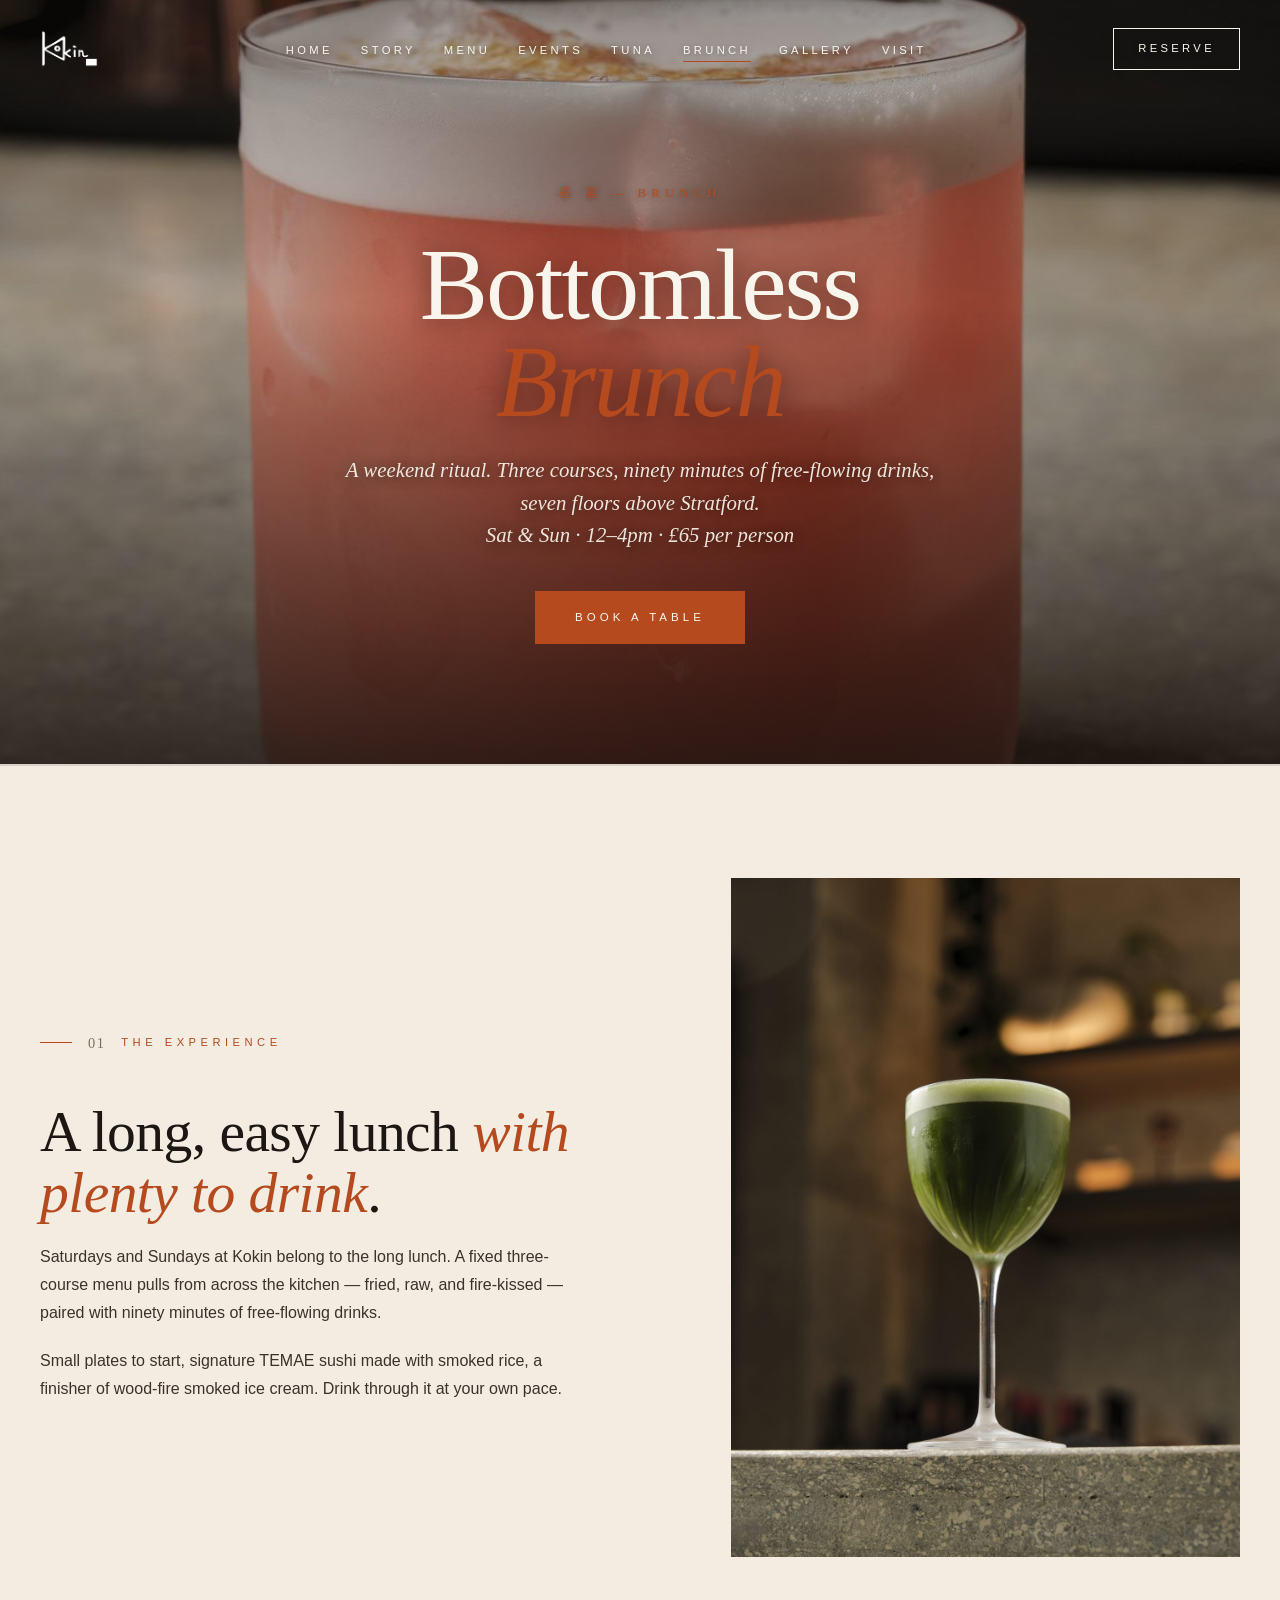
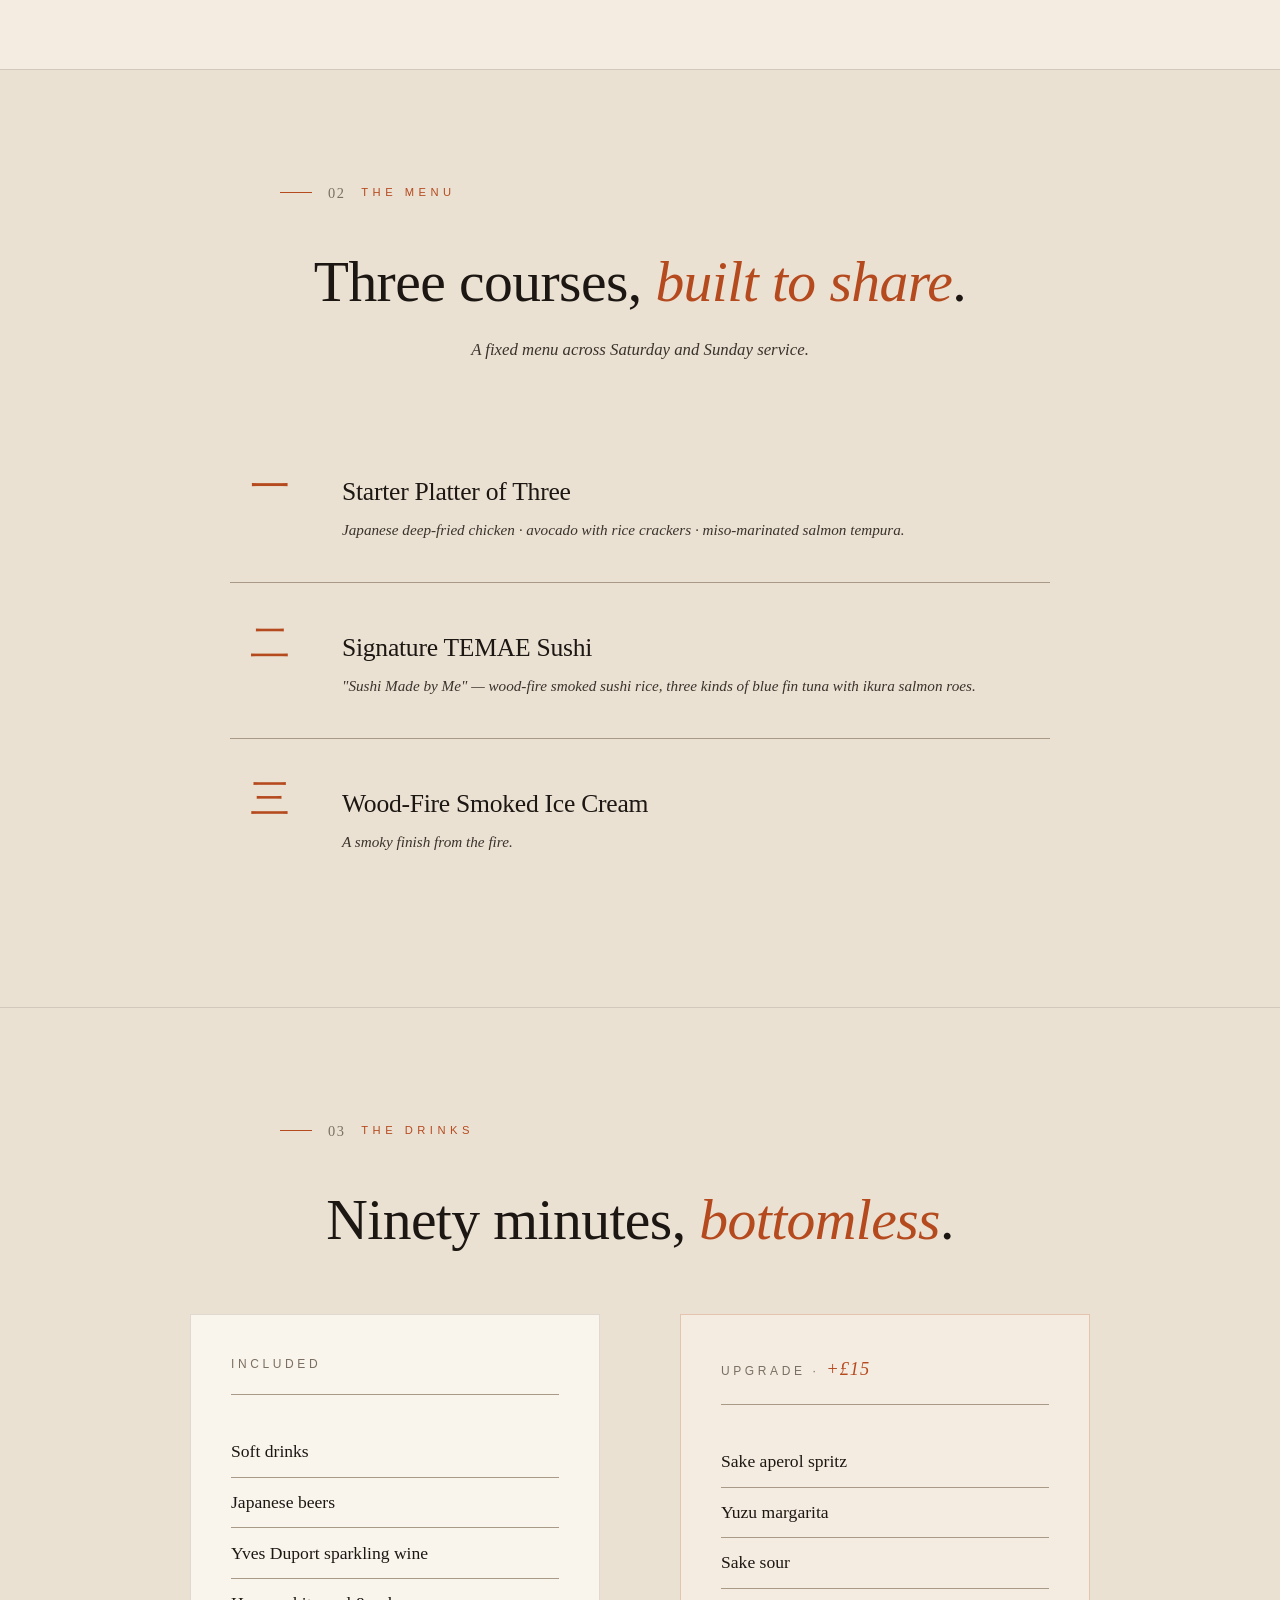
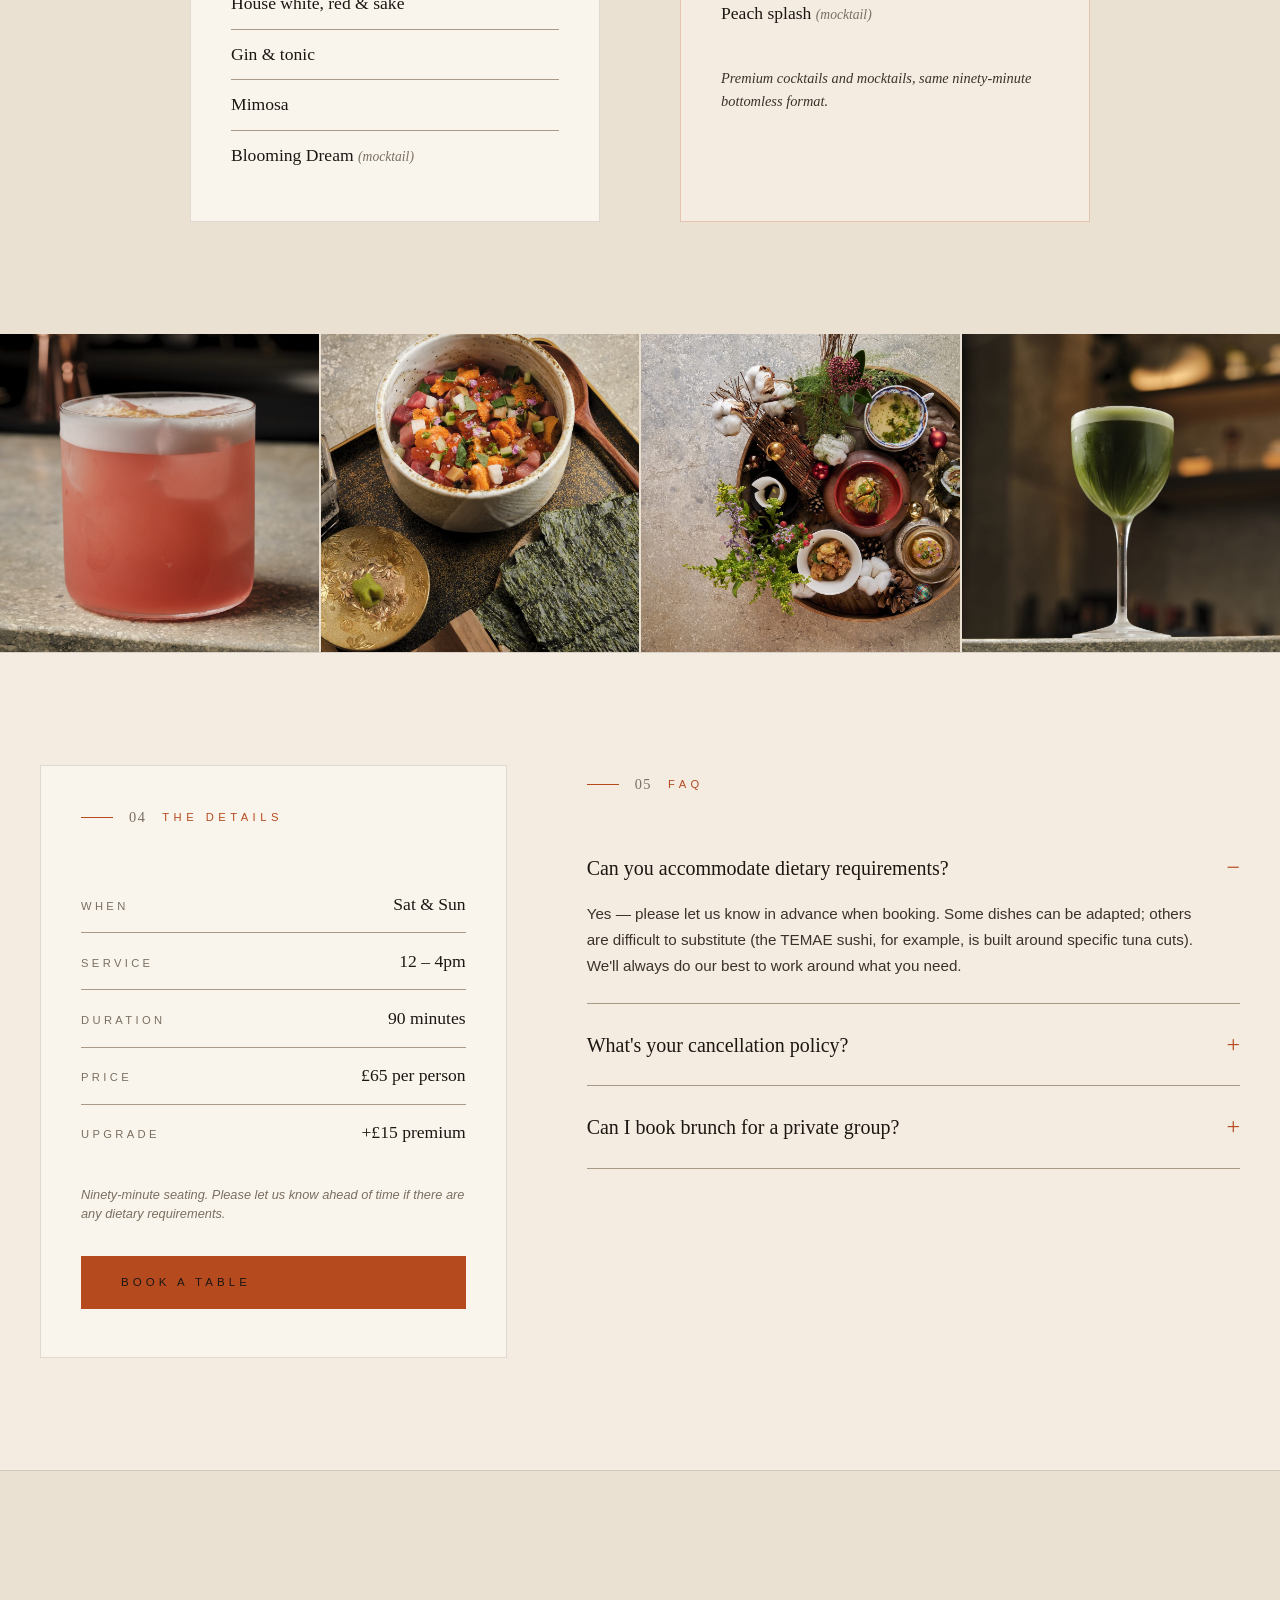
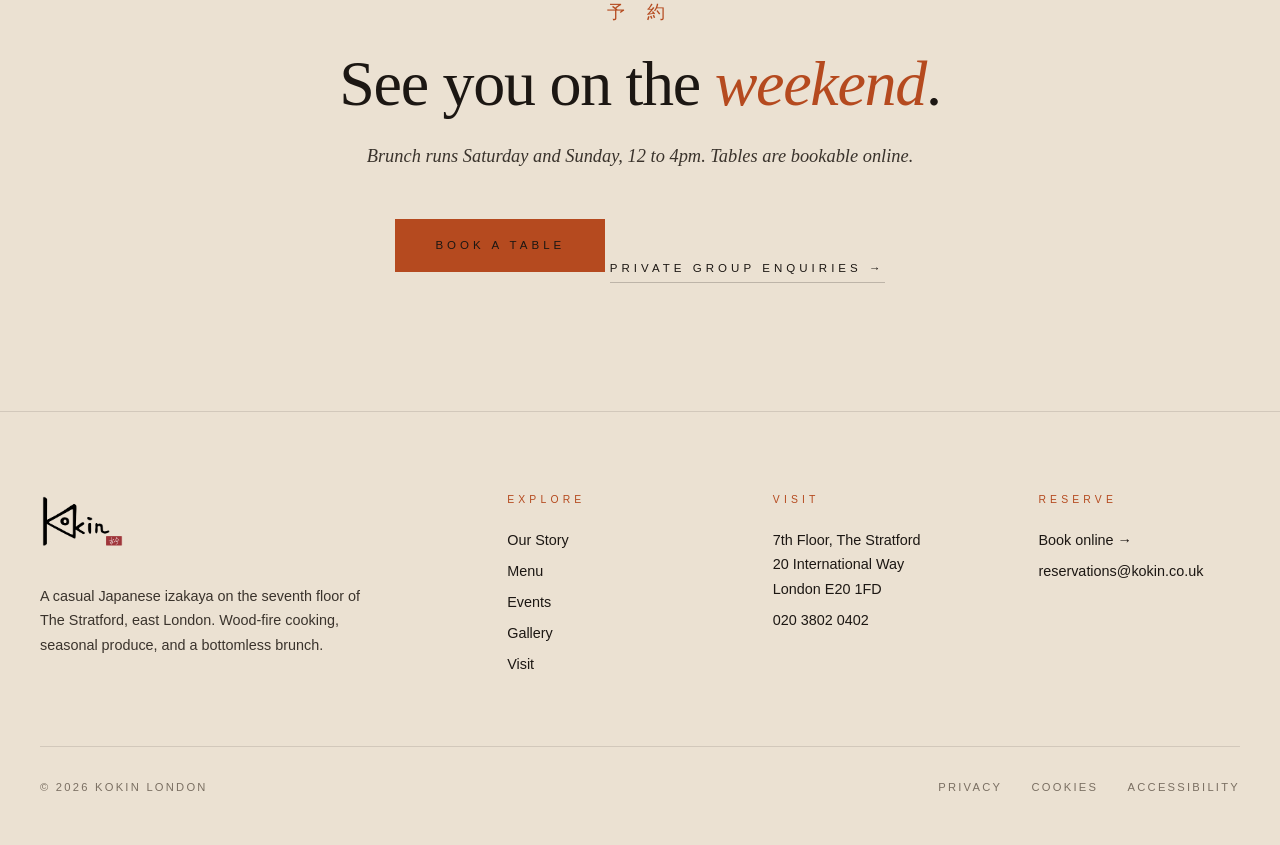
<file: bottomless-brunch.html>
<!DOCTYPE html>
<html lang="en">
<head>
<meta charset="UTF-8" />
<meta name="viewport" content="width=device-width, initial-scale=1.0, viewport-fit=cover" />
<title>Bottomless Brunch — Kokin London | £65 Japanese Weekend Brunch</title>
<meta name="description" content="Kokin's bottomless brunch: 90 minutes, three Japanese courses, and free-flowing sake, sparkling, and cocktails. £65pp. Saturdays and Sundays 12–4pm." />
<link rel="canonical" href="https://kokin.co.uk/bottomless-brunch" />

<!-- Favicon -->
<link rel="icon" type="image/png" href="/assets/Kokin-Logo-black.png" />
<link rel="apple-touch-icon" href="/assets/Kokin-Logo-black.png" />

<!-- Open Graph / Social Sharing -->
<meta property="og:type" content="website" />
<meta property="og:site_name" content="Kokin" />
<meta property="og:title" content="Bottomless Brunch — Kokin London | £65 Japanese Weekend Brunch" />
<meta property="og:description" content="Kokin's bottomless brunch: 90 minutes, three Japanese courses, and free-flowing sake, sparkling, and cocktails. £65pp. Saturdays and Sundays 12–4pm." />
<meta property="og:url" content="https://kokin.co.uk/bottomless-brunch" />
<meta property="og:image" content="https://kokin.co.uk/assets/cocktail-pink.jpg" />
<meta property="og:image:alt" content="Kokin — Japanese Izakaya, London" />
<meta property="og:locale" content="en_GB" />

<!-- Twitter Card -->
<meta name="twitter:card" content="summary_large_image" />
<meta name="twitter:title" content="Bottomless Brunch — Kokin London | £65 Japanese Weekend Brunch" />
<meta name="twitter:description" content="Kokin's bottomless brunch: 90 minutes, three Japanese courses, and free-flowing sake, sparkling, and cocktails. £65pp. Saturdays and Sundays 12–4pm." />
<meta name="twitter:image" content="https://kokin.co.uk/assets/cocktail-pink.jpg" />
<style>
/* ============================================
   KOKIN · Shared design system
   古今 — past and present
   ============================================ */

:root {
  /* Warm paper palette */
  --bone: #f4ece0;           /* base background — warm washi */
  --bone-deep: #ebe1d2;      /* slightly deeper tone for alt sections */
  --cream: #faf5ec;          /* lightest */
  --ink: #1c1713;            /* deep warm black for text */
  --ink-soft: #3a332c;       /* secondary text */
  --ash: #7a6f62;            /* tertiary / captions */
  --ash-dim: #a89a87;        /* hairline greys */
  --ember: #b54a1f;          /* ember — primary accent */
  --ember-deep: #7a2e12;     /* hover state */
  --line: rgba(28, 23, 19, 0.12);
  --line-strong: rgba(28, 23, 19, 0.22);
  
  --f-display: 'Cormorant Garamond', 'Times New Roman', serif;
  --f-jp: 'Noto Serif JP', serif;
  --f-body: 'Inter Tight', -apple-system, sans-serif;
}

* { box-sizing: border-box; margin: 0; padding: 0; }
html { scroll-behavior: smooth; }

body {
  background: var(--bone);
  color: var(--ink);
  font-family: var(--f-body);
  font-weight: 300;
  line-height: 1.55;
  -webkit-font-smoothing: antialiased;
  overflow-x: hidden;
}

/* subtle paper grain */
body::before {
  content: '';
  position: fixed; inset: 0;
  pointer-events: none; z-index: 1000;
  background-image: url("data:image/svg+xml;utf8,<svg xmlns='http://www.w3.org/2000/svg' width='200' height='200'><filter id='n'><feTurbulence type='fractalNoise' baseFrequency='0.85' numOctaves='2' stitchTiles='stitch'/><feColorMatrix values='0 0 0 0 0 0 0 0 0 0 0 0 0 0 0 0 0 0 0.07 0'/></filter><rect width='100%' height='100%' filter='url(%23n)'/></svg>");
  opacity: 0.55;
  mix-blend-mode: multiply;
}

img, video { max-width: 100%; display: block; }

/* Comprehensive link reset — kill all default browser colours */
a,
a:link,
a:visited,
a:hover,
a:active,
a:focus {
  color: inherit;
  text-decoration: none;
}
button { font-family: inherit; color: inherit; }

/* ============================================
   NAV
   ============================================ */
nav.main-nav {
  position: fixed; top: 0; left: 0; right: 0;
  z-index: 100;
  padding: 1.75rem 2.5rem;
  display: flex; justify-content: space-between; align-items: center;
  transition: all 0.5s cubic-bezier(0.2, 0.8, 0.2, 1);
}
nav.main-nav.scrolled {
  background: rgba(244, 236, 224, 0.88);
  backdrop-filter: blur(14px);
  padding: 1rem 2.5rem;
  border-bottom: 1px solid var(--line);
}
nav.main-nav .mark {
  font-family: var(--f-display);
  font-size: 1.5rem;
  letter-spacing: 0.35em;
  font-weight: 500;
  color: var(--ink);
  text-decoration: none;
  display: flex;
  align-items: center;
}
nav.main-nav .mark img {
  height: 42px;
  width: auto;
  display: block;
  transition: height 0.4s cubic-bezier(0.2, 0.8, 0.2, 1);
}
nav.main-nav.scrolled .mark img {
  height: 36px;
}
nav.main-nav .mark .kanji {
  font-family: var(--f-jp);
  font-size: 0.85rem;
  letter-spacing: 0.2em;
  color: var(--ember);
  margin-left: 0.5rem;
  font-weight: 400;
}
nav.main-nav ul {
  display: flex; list-style: none; gap: 1.75rem;
}
nav.main-nav ul a {
  color: var(--ink);
  text-decoration: none;
  font-size: 0.7rem;
  letter-spacing: 0.3em;
  text-transform: uppercase;
  font-weight: 400;
  position: relative;
  transition: opacity 0.3s;
}
nav.main-nav ul a::after {
  content: '';
  position: absolute; left: 0; bottom: -6px;
  width: 0; height: 1px;
  background: var(--ember);
  transition: width 0.4s cubic-bezier(0.2, 0.8, 0.2, 1);
}
nav.main-nav ul a:hover::after,
nav.main-nav ul a.active::after { width: 100%; }
nav.main-nav ul a.active { color: var(--ember); }

.reserve-btn {
  padding: 0.7rem 1.5rem;
  border: 1px solid var(--ink);
  color: var(--ink);
  text-decoration: none;
  font-size: 0.7rem;
  letter-spacing: 0.3em;
  text-transform: uppercase;
  transition: all 0.4s;
  background: transparent;
  cursor: pointer;
}
.reserve-btn:hover {
  background: var(--ember);
  border-color: var(--ember);
  color: var(--bone);
}

.menu-toggle {
  display: none;
  background: none;
  border: 0;
  cursor: pointer;
  padding: 0.5rem;
  width: 40px; height: 40px;
  flex-direction: column;
  justify-content: center;
  gap: 5px;
}
.menu-toggle span {
  display: block;
  width: 22px; height: 1px;
  background: var(--ink);
  transition: all 0.3s;
}
.menu-toggle.open span:nth-child(1) { transform: translateY(3px) rotate(45deg); }
.menu-toggle.open span:nth-child(2) { opacity: 0; }
.menu-toggle.open span:nth-child(3) { transform: translateY(-3px) rotate(-45deg); }

/* ============================================
   BUTTONS & CTAs
   ============================================ */
.cta-primary {
  padding: 1.1rem 2.5rem;
  background: var(--ember);
  color: var(--cream);
  text-decoration: none;
  font-size: 0.72rem;
  letter-spacing: 0.35em;
  text-transform: uppercase;
  transition: all 0.4s;
  position: relative;
  overflow: hidden;
  display: inline-block;
  cursor: pointer;
  border: 0;
  font-family: var(--f-body);
  font-weight: 400;
}
.cta-primary::before {
  content: ''; position: absolute; inset: 0;
  background: var(--ember-deep);
  transform: translateY(100%);
  transition: transform 0.4s cubic-bezier(0.2, 0.8, 0.2, 1);
  z-index: 0;
}
.cta-primary span { position: relative; z-index: 1; }
.cta-primary:hover::before { transform: translateY(0); }

.cta-secondary {
  color: var(--ink);
  text-decoration: none;
  font-size: 0.72rem;
  letter-spacing: 0.35em;
  text-transform: uppercase;
  border-bottom: 1px solid var(--line-strong);
  padding-bottom: 4px;
  transition: all 0.3s;
  font-weight: 400;
  display: inline-block;
}
.cta-secondary:hover { border-color: var(--ember); color: var(--ember); }

/* ============================================
   SECTION LABELS
   ============================================ */
.section-label {
  font-size: 0.7rem;
  letter-spacing: 0.4em;
  text-transform: uppercase;
  color: var(--ember);
  margin-bottom: 3rem;
  display: flex; align-items: center; gap: 1rem;
  font-weight: 500;
}
.section-label::before {
  content: ''; width: 32px; height: 1px; background: var(--ember);
}
.section-label .num {
  color: var(--ash);
  font-family: var(--f-display);
  font-size: 0.9rem;
  letter-spacing: 0.1em;
  font-weight: 400;
}

/* ============================================
   PAGE HERO (for non-home pages)
   ============================================ */
.page-hero {
  padding: 12rem 2.5rem 5rem;
  text-align: center;
  border-bottom: 1px solid var(--line);
  position: relative;
  overflow: hidden;
}
.page-hero-bg {
  position: absolute;
  inset: 0;
  z-index: 0;
  pointer-events: none;
  overflow: hidden;
}
.page-hero-bg img,
.page-hero-bg video {
  width: 100%;
  height: 100%;
  object-fit: cover;
}
.page-hero > *:not(.page-hero-bg) {
  position: relative;
  z-index: 1;
}
.page-hero .kanji-label {
  font-family: var(--f-jp);
  font-size: 1.2rem;
  color: var(--ember);
  letter-spacing: 0.5em;
  margin-bottom: 1rem;
  font-weight: 300;
}
.page-hero h1 {
  font-family: var(--f-display);
  font-size: clamp(3rem, 6vw, 5.5rem);
  font-weight: 300;
  line-height: 0.95;
  letter-spacing: -0.02em;
  margin-bottom: 1.5rem;
}
.page-hero h1 em { font-style: italic; color: var(--ember); }
.page-hero .lede {
  font-family: var(--f-display);
  font-size: 1.3rem;
  font-style: italic;
  color: var(--ink-soft);
  max-width: 640px;
  margin: 0 auto;
  line-height: 1.5;
}

/* ============================================
   FOOTER
   ============================================ */
footer.site-footer {
  padding: 5rem 2.5rem 3rem;
  border-top: 1px solid var(--line);
  background: var(--bone-deep);
}
.footer-inner {
  max-width: 1400px;
  margin: 0 auto;
  display: grid;
  grid-template-columns: 2fr 1fr 1fr 1fr;
  gap: 4rem;
}
.footer-brand .mark {
  font-family: var(--f-display);
  font-size: 1.75rem;
  letter-spacing: 0.3em;
  font-weight: 500;
  margin-bottom: 1.5rem;
  color: var(--ink);
  display: inline-block;
}
.footer-brand .mark img {
  height: 60px;
  width: auto;
  display: block;
}
.footer-brand .mark .kanji {
  font-family: var(--f-jp);
  font-size: 1rem;
  color: var(--ember);
  margin-left: 0.5rem;
  font-weight: 400;
}
.footer-brand p {
  font-size: 0.9rem;
  color: var(--ink-soft);
  max-width: 320px;
  line-height: 1.7;
}

.footer-block h6 {
  font-size: 0.65rem;
  letter-spacing: 0.4em;
  text-transform: uppercase;
  color: var(--ember);
  margin-bottom: 1.25rem;
  font-weight: 500;
}
.footer-block a,
.footer-block p {
  display: block;
  font-size: 0.9rem;
  color: var(--ink);
  text-decoration: none;
  line-height: 1.7;
  margin-bottom: 0.4rem;
  font-family: var(--f-body);
  transition: color 0.3s;
}
.footer-block a:hover { color: var(--ember); }
.footer-block small {
  font-size: 0.75rem;
  color: var(--ash);
  display: block;
  margin-top: 0.4rem;
}

.footer-bottom {
  max-width: 1400px;
  margin: 4rem auto 0;
  padding-top: 2rem;
  border-top: 1px solid var(--line);
  display: flex;
  justify-content: space-between;
  align-items: center;
  font-size: 0.7rem;
  letter-spacing: 0.2em;
  color: var(--ash);
  text-transform: uppercase;
}
.footer-bottom a { color: var(--ash); text-decoration: none; margin-left: 1.5rem; }
.footer-bottom a:hover { color: var(--ember); }

/* ============================================
   Reveal on scroll
   ============================================ */
.reveal {
  opacity: 0;
  transform: translateY(30px);
  transition: opacity 1s cubic-bezier(0.2, 0.8, 0.2, 1), transform 1s cubic-bezier(0.2, 0.8, 0.2, 1);
}
.reveal.visible {
  opacity: 1;
  transform: translateY(0);
}

/* ============================================
   MEDIA CONTAINERS
   Drop-in image/video slots used across pages.
   Each has fallback styling so the layout survives
   without media, and smooth loading when media is added.
   ============================================ */

/* Generic media frame — holds img/video and crops cleanly */
.media-frame {
  position: relative;
  overflow: hidden;
  background: linear-gradient(135deg, #e8dcc8 0%, #d4c5ad 100%);
}
.media-frame img,
.media-frame video {
  width: 100%;
  height: 100%;
  object-fit: cover;
  display: block;
  transition: transform 0.8s cubic-bezier(0.2, 0.8, 0.2, 1);
}
.media-frame:hover img,
.media-frame:hover video { transform: scale(1.03); }

/* Placeholder overlay — shown when no media is present.
   Add an <img> or <video> and the overlay is hidden automatically. */
.media-frame .placeholder {
  position: absolute; inset: 0;
  display: flex; align-items: center; justify-content: center;
  flex-direction: column;
  gap: 0.5rem;
  font-family: var(--f-jp);
  font-weight: 200;
  color: var(--ink);
  opacity: 0.3;
  letter-spacing: 0.3em;
  text-align: center;
  pointer-events: none;
  background:
    radial-gradient(circle at 30% 30%, rgba(181, 74, 31, 0.18), transparent 55%),
    radial-gradient(circle at 70% 70%, rgba(122, 46, 18, 0.22), transparent 60%);
}
.media-frame .placeholder .jp {
  font-size: 3.5rem;
  line-height: 1;
}
.media-frame .placeholder .label {
  font-family: var(--f-body);
  font-size: 0.65rem;
  letter-spacing: 0.4em;
  text-transform: uppercase;
  color: var(--ash);
  opacity: 0.7;
}
.media-frame:has(img) .placeholder,
.media-frame:has(video) .placeholder { display: none; }

/* Decorative ember frame (optional) */
.media-frame.framed::before {
  content: '';
  position: absolute;
  top: 12px; left: 12px; right: 12px; bottom: 12px;
  border: 1px solid rgba(250, 245, 236, 0.4);
  pointer-events: none;
  z-index: 2;
}
.media-frame.ember-border {
  outline: 1px solid var(--ember);
  outline-offset: -1px;
}

/* Aspect ratios */
.ratio-3-4 { aspect-ratio: 3/4; }
.ratio-4-5 { aspect-ratio: 4/5; }
.ratio-1-1 { aspect-ratio: 1/1; }
.ratio-16-9 { aspect-ratio: 16/9; }
.ratio-5-7 { aspect-ratio: 5/7; }

/* Hero video — full-bleed background behind content */
.hero-video-bg {
  position: absolute;
  inset: 0;
  overflow: hidden;
  z-index: 0;
}
.hero-video-bg video,
.hero-video-bg img {
  width: 100%;
  height: 100%;
  object-fit: cover;
  opacity: 0.25;
  filter: grayscale(0.3) contrast(0.95);
}
.hero-video-bg::after {
  content: '';
  position: absolute; inset: 0;
  background: linear-gradient(180deg, var(--bone) 0%, rgba(244, 236, 224, 0.4) 40%, var(--bone) 100%);
  pointer-events: none;
}

/* Gallery strip — horizontal scrolling media row */
.gallery-strip {
  padding: 8rem 0;
  border-top: 1px solid var(--line);
  overflow: hidden;
  background: var(--bone);
}
.gallery-strip-header {
  max-width: 1400px;
  margin: 0 auto 4rem;
  padding: 0 2.5rem;
  display: flex;
  justify-content: space-between;
  align-items: end;
  gap: 3rem;
}
.gallery-strip-header h2 {
  font-family: var(--f-display);
  font-size: clamp(2.5rem, 5vw, 4rem);
  font-weight: 300;
  line-height: 0.95;
  letter-spacing: -0.02em;
}
.gallery-strip-header h2 em { font-style: italic; color: var(--ember); }
.gallery-strip-header p {
  font-size: 0.95rem;
  color: var(--ink-soft);
  line-height: 1.7;
  max-width: 380px;
}
.gallery-track {
  display: flex;
  gap: 1.5rem;
  padding: 0 2.5rem;
  overflow-x: auto;
  scroll-snap-type: x mandatory;
  -webkit-overflow-scrolling: touch;
  scrollbar-width: none;
}
.gallery-track::-webkit-scrollbar { display: none; }
.gallery-item {
  flex: 0 0 auto;
  width: clamp(260px, 28vw, 400px);
  scroll-snap-align: start;
}
.gallery-item .media-frame { aspect-ratio: 3/4; }
.gallery-item .caption {
  margin-top: 1.25rem;
  font-family: var(--f-display);
  font-size: 0.95rem;
  color: var(--ink);
  letter-spacing: 0.02em;
  font-weight: 400;
}
.gallery-item .caption .jp-caption {
  font-family: var(--f-jp);
  color: var(--ash);
  font-size: 0.8rem;
  letter-spacing: 0.3em;
  margin-left: 0.5rem;
  font-weight: 300;
}

/* ============================================
   Responsive
   ============================================ */
@media (max-width: 900px) {
  nav.main-nav { padding: 1.25rem 1.5rem; }
  nav.main-nav.scrolled { padding: 1rem 1.5rem; }
  
  nav.main-nav ul {
    position: fixed;
    top: 0; left: 0; right: 0; bottom: 0;
    background: var(--bone);
    flex-direction: column;
    justify-content: center;
    align-items: center;
    gap: 2.5rem;
    transform: translateX(100%);
    transition: transform 0.5s cubic-bezier(0.2, 0.8, 0.2, 1);
    z-index: 99;
    padding-top: env(safe-area-inset-top, 0px);
  }
  nav.main-nav ul.open { transform: translateX(0); }
  nav.main-nav ul a {
    font-size: 1.1rem;
    letter-spacing: 0.2em;
  }
  
  .menu-toggle { display: flex; z-index: 101; }
  nav.main-nav .reserve-btn { display: none; }
  
  .page-hero { padding: 9rem 1.5rem 4rem; }
  
  .footer-inner {
    grid-template-columns: 1fr 1fr;
    gap: 3rem;
  }
  .footer-bottom {
    flex-direction: column;
    gap: 1rem;
    text-align: center;
  }
  .footer-bottom > div { margin: 0; }
  .footer-bottom a { margin: 0 0.75rem; }

  .gallery-strip { padding: 5rem 0; }
  .gallery-strip-header {
    flex-direction: column;
    align-items: flex-start;
    padding: 0 1.5rem;
    margin-bottom: 3rem;
  }
  .gallery-track { padding: 0 1.5rem; gap: 1rem; }
  .gallery-item { width: 70vw; }
}

@media (max-width: 600px) {
  .footer-inner { grid-template-columns: 1fr; }
}



/* ============================================
   Tuna Showcase page
   ============================================ */
.tuna-hero {
  min-height: 85vh;
  padding: 10rem 2.5rem 6rem;
  position: relative;
  overflow: hidden;
  color: var(--cream);
  display: flex;
  align-items: flex-end;
}
.tuna-hero .page-hero-bg video {
  position: absolute;
  inset: 0;
  width: 100%;
  height: 100%;
  object-fit: cover;
}
.tuna-hero::after {
  content: '';
  position: absolute;
  inset: 0;
  background: linear-gradient(180deg, rgba(26,20,16,0.4) 0%, rgba(26,20,16,0.15) 40%, rgba(26,20,16,0.85) 100%);
  z-index: 1;
  pointer-events: none;
}
.tuna-hero .page-hero-content {
  position: relative;
  z-index: 2;
  max-width: 780px;
}
.tuna-hero .kanji-label {
  font-family: var(--f-jp);
  font-size: 0.8rem;
  letter-spacing: 0.4em;
  color: var(--ember);
  margin-bottom: 2rem;
  text-transform: uppercase;
  text-shadow: 0 1px 6px rgba(0,0,0,0.4);
}
.tuna-hero h1 {
  font-family: var(--f-display);
  font-size: clamp(3.5rem, 8vw, 7rem);
  font-weight: 300;
  line-height: 0.95;
  letter-spacing: -0.02em;
  margin-bottom: 1.5rem;
  text-shadow: 0 2px 24px rgba(0,0,0,0.45);
}
.tuna-hero h1 em { font-style: italic; color: var(--ember); }
.tuna-hero .lede {
  font-family: var(--f-display);
  font-style: italic;
  font-size: 1.3rem;
  line-height: 1.55;
  color: rgba(250,245,236,0.92);
  margin-bottom: 2.5rem;
  max-width: 620px;
  margin-left: auto;
  margin-right: auto;
  text-shadow: 0 1px 12px rgba(0,0,0,0.5);
}
.tuna-hero .hero-cta-row { display: flex; gap: 1.5rem; flex-wrap: wrap; }

/* Sections */
.ts-section { padding: 7rem 2.5rem; border-top: 1px solid var(--line); }
.ts-inner { max-width: 1280px; margin: 0 auto; }
.ts-section-heading { text-align: center; margin: 0 auto 4rem; max-width: 720px; }
.ts-section-heading h2,
.ts-intro h2 {
  font-family: var(--f-display);
  font-size: clamp(2.25rem, 4.5vw, 3.75rem);
  font-weight: 300;
  line-height: 1.05;
  letter-spacing: -0.01em;
  margin-top: 1.25rem;
}
.ts-section-heading h2 em,
.ts-intro h2 em { font-style: italic; color: var(--ember); }
.ts-sub {
  font-family: var(--f-display);
  font-style: italic;
  color: var(--ink-soft);
  margin-top: 1.5rem;
  font-size: 1.05rem;
}

/* Intro grid */
.ts-intro-grid {
  display: grid;
  grid-template-columns: 6fr 5fr;
  gap: 5rem;
  align-items: center;
}
.ts-intro-text p {
  font-size: 1rem;
  line-height: 1.75;
  color: var(--ink-soft);
  margin-top: 1.25rem;
  max-width: 540px;
}
.ts-intro-photo {
  aspect-ratio: 3/4;
  overflow: hidden;
  background: var(--bone-deep);
}
.ts-intro-photo img { width: 100%; height: 100%; object-fit: cover; }

/* Courses */
.ts-courses { background: var(--bone-deep); }
.ts-course-list {
  list-style: none;
  padding: 0;
  margin: 0;
  max-width: 820px;
  margin: 0 auto;
}
.ts-course {
  display: grid;
  grid-template-columns: 80px 1fr;
  gap: 2rem;
  padding: 2rem 0;
  border-bottom: 1px solid var(--ash-dim);
  align-items: baseline;
}
.ts-course:last-child { border-bottom: 0; }
.ts-course-num {
  font-family: var(--f-jp);
  font-size: 2.5rem;
  font-weight: 300;
  color: var(--ember);
  line-height: 1;
  text-align: center;
}
.ts-course h3 {
  font-family: var(--f-display);
  font-size: 1.6rem;
  font-weight: 400;
  margin-bottom: 0.4rem;
  letter-spacing: -0.01em;
}
.ts-course p {
  font-size: 0.95rem;
  line-height: 1.6;
  color: var(--ink-soft);
  font-style: italic;
  font-family: var(--f-display);
}

/* Photo strip */
.ts-gallery-strip { padding: 0; background: var(--bone-deep); }
.ts-photo-grid {
  display: grid;
  grid-template-columns: repeat(4, 1fr);
  gap: 2px;
}
.ts-photo {
  aspect-ratio: 1/1;
  overflow: hidden;
  background: var(--bone);
}
.ts-photo img {
  width: 100%; height: 100%;
  object-fit: cover;
  transition: transform 0.9s cubic-bezier(0.2, 0.8, 0.2, 1);
}
.ts-photo:hover img { transform: scale(1.04); }

/* Details + FAQ */
.ts-details { padding: 7rem 2.5rem; }
.ts-details-grid {
  display: grid;
  grid-template-columns: 5fr 7fr;
  gap: 5rem;
  align-items: start;
}
.ts-details-card {
  padding: 2.5rem;
  background: var(--cream);
  border: 1px solid var(--line);
  position: sticky;
  top: 8rem;
}
.ts-fact-list { margin: 2rem 0 1.5rem; }
.ts-fact {
  display: flex;
  justify-content: space-between;
  padding: 0.9rem 0;
  border-bottom: 1px solid var(--ash-dim);
  align-items: baseline;
}
.ts-fact:last-child { border-bottom: 0; }
.ts-fact-lbl {
  font-size: 0.7rem;
  letter-spacing: 0.3em;
  text-transform: uppercase;
  color: var(--ash);
  font-weight: 500;
}
.ts-fact-val {
  font-family: var(--f-display);
  font-size: 1.1rem;
  color: var(--ink);
}
.ts-fine {
  font-size: 0.8rem;
  line-height: 1.55;
  color: var(--ash);
  font-style: italic;
  margin-bottom: 2rem;
}
.ts-details-card .cta-primary { width: 100%; }

/* FAQ */
.ts-faq { padding-top: 0.5rem; }
.ts-faq .section-label { margin-bottom: 2rem; }
.ts-faq-item {
  border-bottom: 1px solid var(--ash-dim);
  padding: 1.5rem 0;
}
.ts-faq-item summary {
  list-style: none;
  cursor: pointer;
  font-family: var(--f-display);
  font-size: 1.25rem;
  line-height: 1.4;
  font-weight: 400;
  color: var(--ink);
  display: flex;
  justify-content: space-between;
  align-items: baseline;
  gap: 1rem;
  transition: color 0.3s;
}
.ts-faq-item summary::-webkit-details-marker { display: none; }
.ts-faq-item summary::after {
  content: '+';
  color: var(--ember);
  font-size: 1.5rem;
  font-weight: 300;
  transition: transform 0.3s;
}
.ts-faq-item[open] summary::after { content: '−'; }
.ts-faq-item summary:hover { color: var(--ember); }
.ts-faq-item p {
  margin-top: 1rem;
  font-size: 0.95rem;
  line-height: 1.7;
  color: var(--ink-soft);
  max-width: 620px;
}
.ts-faq-item p a {
  color: var(--ember);
  border-bottom: 1px solid var(--ember);
}

/* Responsive */
@media (max-width: 1024px) {
  .ts-section { padding: 4rem 1.5rem; }
  .ts-intro-grid,
  .ts-details-grid {
    grid-template-columns: 1fr;
    gap: 3rem;
  }
  .ts-details-card { position: static; }
  .ts-photo-grid { grid-template-columns: repeat(2, 1fr); }
  .tuna-hero { padding: 8rem 1.5rem 4rem; min-height: 75vh; }
  .ts-course { grid-template-columns: 50px 1fr; gap: 1.5rem; }
  .ts-course-num { font-size: 1.75rem; }
}


/* ============================================
   Bottomless Brunch page
   ============================================ */
.brunch-hero {
  min-height: 85vh;
  padding: 10rem 2.5rem 6rem;
  position: relative;
  overflow: hidden;
  color: var(--cream);
  display: flex;
  align-items: center;
  justify-content: center;
  text-align: center;
}
.brunch-hero .page-hero-bg img {
  position: absolute;
  inset: 0;
  width: 100%;
  height: 100%;
  object-fit: cover;
}
.brunch-hero::after {
  content: '';
  position: absolute;
  inset: 0;
  background: linear-gradient(180deg, rgba(26,20,16,0.35) 0%, rgba(26,20,16,0.1) 40%, rgba(26,20,16,0.85) 100%);
  z-index: 1;
  pointer-events: none;
}
.brunch-hero .page-hero-content {
  position: relative;
  z-index: 2;
  max-width: 780px;
  margin: 0 auto;
}
.brunch-hero .kanji-label {
  font-family: var(--f-jp);
  font-size: 0.8rem;
  letter-spacing: 0.4em;
  color: var(--ember);
  margin-bottom: 2rem;
  text-transform: uppercase;
  text-shadow: 0 1px 6px rgba(0,0,0,0.4);
}
.brunch-hero h1 {
  font-family: var(--f-display);
  font-size: clamp(3.5rem, 8vw, 7rem);
  font-weight: 300;
  line-height: 0.95;
  letter-spacing: -0.02em;
  margin-bottom: 1.5rem;
  text-shadow: 0 2px 24px rgba(0,0,0,0.45);
}
.brunch-hero h1 em { font-style: italic; color: var(--ember); }
.brunch-hero .lede {
  font-family: var(--f-display);
  font-style: italic;
  font-size: 1.3rem;
  line-height: 1.55;
  color: rgba(250,245,236,0.92);
  margin-bottom: 2.5rem;
  max-width: 620px;
  text-shadow: 0 1px 12px rgba(0,0,0,0.5);
}
.brunch-hero .hero-cta-row { display: flex; gap: 1.5rem; flex-wrap: wrap; justify-content: center; }

/* Brunch drinks grid */
.brunch-drinks { background: var(--bone-deep); }
.drinks-grid {
  display: grid;
  grid-template-columns: 1fr 1fr;
  gap: 5rem;
  max-width: 900px;
  margin: 0 auto;
}
.drinks-col {
  padding: 2.5rem;
  background: var(--cream);
  border: 1px solid var(--line);
}
.drinks-col.drinks-premium {
  background: var(--bone);
  border-color: rgba(181, 74, 31, 0.25);
}
.drinks-label {
  font-size: 0.75rem;
  letter-spacing: 0.3em;
  text-transform: uppercase;
  color: var(--ash);
  font-weight: 500;
  margin-bottom: 2rem;
  padding-bottom: 1.25rem;
  border-bottom: 1px solid var(--ash-dim);
}
.drinks-label .upgrade-price {
  color: var(--ember);
  font-family: var(--f-display);
  font-style: italic;
  letter-spacing: 0.05em;
  font-size: 1.15rem;
  text-transform: none;
}
.drinks-list {
  list-style: none;
  padding: 0;
  margin: 0;
}
.drinks-list li {
  padding: 0.7rem 0;
  font-family: var(--f-display);
  font-size: 1.1rem;
  color: var(--ink);
  border-bottom: 1px solid var(--ash-dim);
}
.drinks-list li:last-child { border-bottom: 0; }
.mocktail-tag {
  color: var(--ash);
  font-style: italic;
  font-size: 0.85rem;
}
.drinks-note {
  margin-top: 1.75rem;
  font-family: var(--f-display);
  font-style: italic;
  font-size: 0.9rem;
  color: var(--ink-soft);
  line-height: 1.6;
}

@media (max-width: 1024px) {
  .brunch-hero { padding: 8rem 1.5rem 4rem; min-height: 75vh; }
  .drinks-grid {
    grid-template-columns: 1fr;
    gap: 2rem;
  }
  .drinks-col { padding: 2rem 1.5rem; }
}

/* Smaller gap between courses in the 3-course brunch menu */
.brunch-course-list .ts-course { padding: 2.5rem 0; }

/* White nav at top on all pages — flips to ink on scroll */
nav.main-nav ul:not(.open) a {
  color: var(--cream) !important;
  text-shadow: 0 1px 6px rgba(0,0,0,0.35);
}
nav.main-nav.scrolled ul:not(.open) a {
  color: var(--ink) !important;
  text-shadow: none;
}
/* Mobile: when menu overlay is open, text is dark on cream */
nav.main-nav ul.open a {
  color: var(--ink) !important;
  text-shadow: none !important;
}
nav.main-nav .menu-toggle span {
  background: var(--cream) !important;
  box-shadow: 0 1px 4px rgba(0,0,0,0.3);
}
nav.main-nav.scrolled .menu-toggle span,
nav.main-nav .menu-toggle.open span {
  background: var(--ink) !important;
  box-shadow: none;
}
nav.main-nav .mark img {
  filter: brightness(0) invert(1);
  transition: filter 0.4s;
}
nav.main-nav.scrolled .mark img,
body.menu-open nav.main-nav .mark img {
  filter: none;
}
/* Mobile: nav pulled up to cover iOS safe-area, made fully opaque when scrolled */
@media (max-width: 900px) {
  nav.main-nav {
    top: calc(-1 * env(safe-area-inset-top, 0px)) !important;
    padding-top: calc(1.25rem + env(safe-area-inset-top, 0px)) !important;
  }
  nav.main-nav.scrolled {
    background: var(--bone) !important;
    backdrop-filter: none !important;
    padding-top: calc(1rem + env(safe-area-inset-top, 0px)) !important;
  }
}

nav.main-nav .reserve-btn {
  border-color: var(--cream) !important;
  color: var(--cream) !important;
  text-shadow: 0 1px 6px rgba(0,0,0,0.35);
}
nav.main-nav.scrolled .reserve-btn {
  border-color: var(--ink) !important;
  color: var(--ink) !important;
  text-shadow: none;
}
nav.main-nav .reserve-btn:hover {
  background: var(--ember) !important;
  border-color: var(--ember) !important;
  color: var(--bone) !important;
  text-shadow: none;
}

/* Cream cap covering iOS safe-area — fades in once scrolled, so scrolled page content can't peek through */
body::before {
  content: '';
  position: fixed;
  top: 0;
  left: 0;
  right: 0;
  height: env(safe-area-inset-top, 0px);
  background: var(--bone);
  z-index: 99;
  pointer-events: none;
  opacity: 0;
  transition: opacity 0.3s ease;
}
body.nav-scrolled::before {
  opacity: 1;
}
</style>

<style>
  .event-index {
    padding: 4rem 2.5rem 0;
    border-bottom: 1px solid var(--line);
  }
  .event-index-inner {
    max-width: 1400px;
    margin: 0 auto;
    display: grid;
    grid-template-columns: repeat(2, 1fr);
  }
  .event-index-item {
    padding: 2rem 2.5rem;
    border-right: 1px solid var(--line);
    text-decoration: none;
    color: var(--ink);
    transition: background 0.3s;
  }
  .event-index-item:last-child { border-right: 0; }
  .event-index-item:first-child { padding-left: 0; }
  .event-index-item:hover { background: rgba(181, 74, 31, 0.03); }
  .event-index-item .idx-num {
    font-family: var(--f-display);
    font-size: 0.75rem;
    letter-spacing: 0.3em;
    color: var(--ember);
    margin-bottom: 0.75rem;
    font-weight: 500;
  }
  .event-index-item .idx-name {
    font-family: var(--f-display);
    font-size: 1.5rem;
    font-weight: 400;
    margin-bottom: 0.5rem;
  }
  .event-index-item .idx-name em { font-style: italic; color: var(--ember); }
  .event-index-item .idx-when {
    font-size: 0.75rem;
    letter-spacing: 0.2em;
    text-transform: uppercase;
    color: var(--ash);
  }

  .event-feature {
    padding: 8rem 2.5rem;
    border-bottom: 1px solid var(--line);
    position: relative;
    scroll-margin-top: 100px;
  }
  .event-feature.alt { background: var(--bone-deep); }

  .event-feature-inner {
    max-width: 1400px;
    margin: 0 auto;
    display: grid;
    grid-template-columns: 5fr 7fr;
    gap: 6rem;
    align-items: start;
  }
  .event-feature.reverse .event-feature-inner { grid-template-columns: 7fr 5fr; }
  .event-feature.reverse .event-visual { order: 2; }

  .event-visual {
    aspect-ratio: 3/4;
    background: linear-gradient(160deg, var(--cream) 0%, var(--bone-deep) 100%);
    border: 1px solid var(--ember);
    padding: 3rem;
    position: relative;
    display: flex;
    flex-direction: column;
    justify-content: space-between;
    overflow: hidden;
  }
  .event-visual.dark {
    background: linear-gradient(160deg, #2a1f18 0%, #1a1410 100%);
    color: var(--cream);
  }
  /* Photo layer — fills the container if an image loads */
  .event-photo {
    position: absolute;
    inset: 0;
    width: 100%; height: 100%;
    object-fit: cover;
    z-index: 0;
  }
  .photo-overlay {
    position: absolute;
    inset: 0;
    background: linear-gradient(180deg,
      rgba(26, 20, 16, 0.35) 0%,
      rgba(26, 20, 16, 0.15) 40%,
      rgba(26, 20, 16, 0.75) 100%);
    z-index: 1;
    pointer-events: none;
  }
  .photo-overlay.light {
    background: linear-gradient(180deg,
      rgba(244, 236, 224, 0.25) 0%,
      rgba(244, 236, 224, 0.1) 40%,
      rgba(26, 20, 16, 0.55) 100%);
  }
  /* All content above the photo */
  .event-visual > *:not(.event-photo):not(.photo-overlay) {
    position: relative;
    z-index: 2;
  }
  /* When photo is present, the big kanji becomes a smaller corner accent */
  .event-visual .big-jp.kanji-accent {
    font-size: clamp(3rem, 6vw, 5rem);
    align-self: flex-end;
    text-align: right;
    margin: 0;
    color: var(--ember);
    opacity: 0.9;
    line-height: 0.85;
    mix-blend-mode: screen;
  }
  /* For light variant: multiply looks better */
  .event-visual:not(.dark) .big-jp.kanji-accent {
    mix-blend-mode: multiply;
    opacity: 0.95;
  }
  /* Poster title sits bottom-left, photo-caption style */
  .event-visual .poster-title {
    color: var(--cream);
    text-shadow: 0 2px 16px rgba(0, 0, 0, 0.5);
  }
  .event-visual:not(.dark) .poster-title {
    color: var(--cream);
  }
  .event-visual .poster-top {
    display: flex;
    justify-content: space-between;
    font-size: 0.65rem;
    letter-spacing: 0.35em;
    text-transform: uppercase;
    color: var(--ember);
    font-weight: 500;
    text-shadow: 0 1px 4px rgba(0, 0, 0, 0.3);
  }
  .event-visual .big-jp {
    font-family: var(--f-jp);
    font-weight: 200;
    line-height: 0.85;
    color: var(--ember);
    letter-spacing: -0.05em;
  }
  .event-visual .poster-title:not(.kanji-accent) {
    font-family: var(--f-display);
    font-size: 2.75rem;
    font-weight: 300;
    line-height: 1;
    text-align: left;
    letter-spacing: -0.01em;
  }
  .event-visual .poster-title em { font-style: italic; }
  .event-visual .poster-bottom {
    display: flex;
    justify-content: space-between;
    align-items: end;
    font-size: 0.65rem;
    letter-spacing: 0.3em;
    text-transform: uppercase;
    color: var(--cream);
    font-family: var(--f-display);
    font-weight: 500;
    text-shadow: 0 1px 4px rgba(0, 0, 0, 0.4);
  }
  .event-visual .poster-bottom .price {
    color: var(--ember);
    font-size: 0.85rem;
  }
  .event-visual .corner-mark {
    position: absolute;
    top: 12px; left: 12px; right: 12px; bottom: 12px;
    border: 1px solid var(--ember);
    opacity: 0.25;
    pointer-events: none;
  }

  .event-content .event-eyebrow {
    font-size: 0.7rem;
    letter-spacing: 0.4em;
    text-transform: uppercase;
    color: var(--ember);
    margin-bottom: 1.5rem;
    display: flex;
    align-items: center;
    gap: 1rem;
    font-weight: 500;
  }
  .event-content .event-eyebrow::before {
    content: ''; width: 32px; height: 1px; background: var(--ember);
  }
  .event-content h2 {
    font-family: var(--f-display);
    font-size: clamp(2.75rem, 5vw, 4.5rem);
    font-weight: 300;
    line-height: 0.95;
    letter-spacing: -0.02em;
    margin-bottom: 1rem;
  }
  .event-content h2 em { font-style: italic; color: var(--ember); }
  .event-content .jp-sub {
    font-family: var(--f-jp);
    font-size: 1.1rem;
    color: var(--ash);
    letter-spacing: 0.3em;
    margin-bottom: 2rem;
    font-weight: 300;
  }
  .event-content .lede {
    font-family: var(--f-display);
    font-size: 1.35rem;
    font-style: italic;
    color: var(--ink);
    line-height: 1.45;
    margin-bottom: 2.5rem;
    padding-left: 1.5rem;
    border-left: 2px solid var(--ember);
    max-width: 560px;
  }
  .event-content p {
    font-size: 0.98rem;
    line-height: 1.8;
    color: var(--ink-soft);
    max-width: 560px;
    margin-bottom: 1.5rem;
  }

  .includes-list {
    margin: 2.5rem 0;
    padding: 2rem 0;
    border-top: 1px solid var(--line);
    border-bottom: 1px solid var(--line);
    max-width: 560px;
  }
  .includes-list h5 {
    font-family: var(--f-display);
    font-size: 0.8rem;
    letter-spacing: 0.35em;
    text-transform: uppercase;
    color: var(--ember);
    margin-bottom: 1.25rem;
    font-weight: 500;
  }
  .includes-list ul {
    list-style: none;
    display: grid;
    grid-template-columns: 1fr 1fr;
    gap: 0.75rem 2rem;
  }
  .includes-list li {
    font-family: var(--f-display);
    font-size: 1.05rem;
    color: var(--ink);
    padding-left: 1.5rem;
    position: relative;
    line-height: 1.4;
  }
  .includes-list li::before {
    content: '—';
    position: absolute;
    left: 0;
    color: var(--ember);
  }

  .event-details {
    display: grid;
    grid-template-columns: repeat(4, 1fr);
    margin: 3rem 0;
    border-top: 1px solid var(--line);
    border-bottom: 1px solid var(--line);
    max-width: 680px;
  }
  .event-detail {
    padding: 1.5rem 1rem 1.5rem 0;
    border-right: 1px solid var(--line);
  }
  .event-detail:last-child { border-right: 0; }
  .event-detail:not(:first-child) { padding-left: 1.5rem; }
  .event-detail .lbl {
    font-size: 0.6rem;
    letter-spacing: 0.35em;
    text-transform: uppercase;
    color: var(--ash);
    margin-bottom: 0.5rem;
    font-weight: 500;
  }
  .event-detail .val {
    font-family: var(--f-display);
    font-size: 1.15rem;
    color: var(--ink);
    font-weight: 400;
    line-height: 1.2;
  }
  .event-detail .val.price { color: var(--ember); }

  .event-cta-row {
    display: flex;
    gap: 2rem;
    align-items: center;
    flex-wrap: wrap;
    margin-top: 2rem;
  }

  .closing-band {
    padding: 8rem 2.5rem;
    text-align: center;
    background: var(--bone-deep);
    border-top: 1px solid var(--line);
  }
  .closing-band .kanji-label {
    font-family: var(--f-jp);
    font-size: 1.1rem;
    color: var(--ember);
    letter-spacing: 0.5em;
    margin-bottom: 1.5rem;
  }
  .closing-band h2 {
    font-family: var(--f-display);
    font-size: clamp(2.5rem, 5vw, 4rem);
    font-weight: 300;
    line-height: 1.05;
    letter-spacing: -0.02em;
    margin-bottom: 1.5rem;
    max-width: 800px;
    margin-left: auto;
    margin-right: auto;
  }
  .closing-band h2 em { font-style: italic; color: var(--ember); }
  .closing-band p {
    font-family: var(--f-display);
    font-size: 1.15rem;
    font-style: italic;
    color: var(--ink-soft);
    max-width: 560px;
    margin: 0 auto 3rem;
    line-height: 1.6;
  }

  @media (max-width: 1024px) {
    .event-feature-inner,
    .event-feature.reverse .event-feature-inner {
      grid-template-columns: 1fr;
      gap: 3rem;
    }
    .event-feature.reverse .event-visual { order: 0; }
    .event-feature { padding: 5rem 1.5rem; }
    .event-index-inner { grid-template-columns: 1fr; }
    .event-index-item {
      border-right: 0;
      border-bottom: 1px solid var(--line);
      padding: 1.5rem 0 !important;
    }
    .event-index-item:last-child { border-bottom: 0; }
    .includes-list ul { grid-template-columns: 1fr; }
    .event-details { grid-template-columns: 1fr 1fr; max-width: 100%; }
    .event-detail:nth-child(2) { border-right: 0; }
    .event-detail:nth-child(3), .event-detail:nth-child(4) {
      border-top: 1px solid var(--line);
      padding-top: 1.5rem;
    }
    .event-visual { padding: 2rem; aspect-ratio: auto; min-height: 480px; }
    .closing-band { padding: 5rem 1.5rem; }
  }
</style>
</head>
<body>

<nav class="main-nav">
  <a href="/" class="mark"><img src="assets/Kokin-Logo-black.png" alt="Kokin 古今" /></a>
  <button class="menu-toggle" aria-label="Menu"><span></span><span></span><span></span></button>
  <ul>
    <li><a href="/">Home</a></li>
    <li><a href="/story">Story</a></li>
    <li><a href="/menu">Menu</a></li>
    <li><a href="/events">Events</a></li>
    <li><a href="/tuna-showcase">Tuna</a></li>
    <li><a href="/bottomless-brunch" class="active">Brunch</a></li>
    <li><a href="/gallery">Gallery</a></li>
    <li><a href="/visit">Visit</a></li>
  </ul>
  <a href="https://www.exploretock.com/kokin-london" class="reserve-btn" target="_blank" rel="noopener">Reserve</a>
</nav>

<section class="page-hero brunch-hero">
  <div class="page-hero-bg">
    <img src="assets/cocktail-pink.jpg" alt="Brunch cocktails at Kokin" />
  </div>
  <div class="page-hero-content">
    <div class="kanji-label">昼 宴 — brunch</div>
    <h1>Bottomless<br/><em>Brunch</em></h1>
    <p class="lede">A weekend ritual. Three courses, ninety minutes of free-flowing drinks, seven floors above Stratford.<br/>Sat &amp; Sun · 12–4pm · £65 per person</p>
    <div class="hero-cta-row">
      <a href="https://www.exploretock.com/kokin-london" class="cta-primary" target="_blank" rel="noopener"><span>Book a table</span></a>
    </div>
  </div>
</section>

<!-- THE EXPERIENCE -->
<section class="ts-section ts-intro">
  <div class="ts-inner">
    <div class="ts-intro-grid">
      <div class="ts-intro-text reveal">
        <div class="section-label"><span class="num">01</span> The Experience</div>
        <h2>A long, easy lunch <em>with plenty to drink</em>.</h2>
        <p>Saturdays and Sundays at Kokin belong to the long lunch. A fixed three-course menu pulls from across the kitchen — fried, raw, and fire-kissed — paired with ninety minutes of free-flowing drinks.</p>
        <p>Small plates to start, signature TEMAE sushi made with smoked rice, a finisher of wood-fire smoked ice cream. Drink through it at your own pace.</p>
      </div>
      <div class="ts-intro-photo reveal">
        <img src="assets/cocktail-matcha.jpg" alt="Matcha cocktail" />
      </div>
    </div>
  </div>
</section>

<!-- THE MENU -->
<section class="ts-section ts-courses">
  <div class="ts-inner">
    <div class="ts-section-heading reveal">
      <div class="section-label"><span class="num">02</span> The Menu</div>
      <h2>Three courses, <em>built to share</em>.</h2>
      <p class="ts-sub">A fixed menu across Saturday and Sunday service.</p>
    </div>
    <ol class="ts-course-list brunch-course-list" data-live="brunch-menu">
      <li class="ts-course reveal">
        <div class="ts-course-num">一</div>
        <div class="ts-course-body">
          <h3>Starter Platter of Three</h3>
          <p>Japanese deep-fried chicken · avocado with rice crackers · miso-marinated salmon tempura.</p>
        </div>
      </li>
      <li class="ts-course reveal">
        <div class="ts-course-num">二</div>
        <div class="ts-course-body">
          <h3>Signature TEMAE Sushi</h3>
          <p>"Sushi Made by Me" — wood-fire smoked sushi rice, three kinds of blue fin tuna with ikura salmon roes.</p>
        </div>
      </li>
      <li class="ts-course reveal">
        <div class="ts-course-num">三</div>
        <div class="ts-course-body">
          <h3>Wood-Fire Smoked Ice Cream</h3>
          <p>A smoky finish from the fire.</p>
        </div>
      </li>
    </ol>
  </div>
</section>

<!-- DRINKS -->
<section class="ts-section brunch-drinks">
  <div class="ts-inner">
    <div class="ts-section-heading reveal">
      <div class="section-label"><span class="num">03</span> The Drinks</div>
      <h2>Ninety minutes, <em>bottomless</em>.</h2>
    </div>
    <div class="drinks-grid">
      <div class="drinks-col reveal">
        <h4 class="drinks-label">Included</h4>
        <ul class="drinks-list" data-live="brunch-drinks-included">
          <li>Soft drinks</li>
          <li>Japanese beers</li>
          <li>Yves Duport sparkling wine</li>
          <li>House white, red &amp; sake</li>
          <li>Gin &amp; tonic</li>
          <li>Mimosa</li>
          <li>Blooming Dream <span class="mocktail-tag">(mocktail)</span></li>
        </ul>
      </div>
      <div class="drinks-col reveal drinks-premium">
        <h4 class="drinks-label">Upgrade · <span class="upgrade-price" data-live-event="Brunch.PremiumUpgrade">+£15</span></h4>
        <ul class="drinks-list" data-live="brunch-drinks-premium">
          <li>Sake aperol spritz</li>
          <li>Yuzu margarita</li>
          <li>Sake sour</li>
          <li>Peach splash <span class="mocktail-tag">(mocktail)</span></li>
        </ul>
        <p class="drinks-note">Premium cocktails and mocktails, same ninety-minute bottomless format.</p>
      </div>
    </div>
  </div>
</section>

<!-- PHOTO STRIP -->
<section class="ts-gallery-strip">
  <div class="ts-photo-grid">
    <div class="ts-photo reveal"><img src="assets/cocktail-pink.jpg" alt="Pink cocktail" /></div>
    <div class="ts-photo reveal"><img src="assets/make-sushi.jpg" alt="TEMAE sushi being made" /></div>
    <div class="ts-photo reveal"><img src="assets/mixed-platter.jpg" alt="Mixed starter platter" /></div>
    <div class="ts-photo reveal"><img src="assets/cocktail-matcha.jpg" alt="Matcha cocktail" /></div>
  </div>
</section>

<!-- DETAILS + FAQ -->
<section class="ts-section ts-details">
  <div class="ts-inner">
    <div class="ts-details-grid">
      <div class="ts-details-card reveal">
        <div class="section-label"><span class="num">04</span> The Details</div>
        <div class="ts-fact-list">
          <div class="ts-fact"><span class="ts-fact-lbl">When</span><span class="ts-fact-val" data-live-event="Brunch.Days">Sat &amp; Sun</span></div>
          <div class="ts-fact"><span class="ts-fact-lbl">Service</span><span class="ts-fact-val" data-live-event="Brunch.Hours">12 – 4pm</span></div>
          <div class="ts-fact"><span class="ts-fact-lbl">Duration</span><span class="ts-fact-val" data-live-event="Brunch.Duration">90 minutes</span></div>
          <div class="ts-fact"><span class="ts-fact-lbl">Price</span><span class="ts-fact-val" data-live-event="Brunch.Price">£65 per person</span></div>
          <div class="ts-fact"><span class="ts-fact-lbl">Upgrade</span><span class="ts-fact-val" data-live-event="Brunch.PremiumUpgrade">+£15 premium</span></div>
        </div>
        <p class="ts-fine">Ninety-minute seating. Please let us know ahead of time if there are any dietary requirements.</p>
        <a href="https://www.exploretock.com/kokin-london" class="cta-primary" target="_blank" rel="noopener"><span>Book a table</span></a>
      </div>

      <div class="ts-faq reveal">
        <div class="section-label"><span class="num">05</span> FAQ</div>
        <div data-live="faqs" data-faq-page="Brunch">
        <details class="ts-faq-item" open>
          <summary>Can you accommodate dietary requirements?</summary>
          <p>Yes — please let us know in advance when booking. Some dishes can be adapted; others are difficult to substitute (the TEMAE sushi, for example, is built around specific tuna cuts). We'll always do our best to work around what you need.</p>
        </details>
        <details class="ts-faq-item">
          <summary>What's your cancellation policy?</summary>
          <p>Bookings can be amended or cancelled up to 24 hours in advance at no charge. Inside 24 hours, a cancellation fee may apply. Email <a href="mailto:reservations@kokin.co.uk">reservations@kokin.co.uk</a> if you need to change your booking.</p>
        </details>
        <details class="ts-faq-item">
          <summary>Can I book brunch for a private group?</summary>
          <p>Yes. We take private group bookings of 8 or more for brunch service — get in touch at <a href="mailto:reservations@kokin.co.uk">reservations@kokin.co.uk</a> with your preferred date and party size.</p>
        </details>
        </div>
      </div>
    </div>
  </div>
</section>

<!-- CLOSING CTA -->
<section class="closing-band">
  <div class="closing-inner reveal">
    <div class="kanji-label">予 約</div>
    <h2>See you on the <em>weekend</em>.</h2>
    <p>Brunch runs Saturday and Sunday, 12 to 4pm. Tables are bookable online.</p>
    <div class="closing-cta">
      <a href="https://www.exploretock.com/kokin-london" class="cta-primary" target="_blank" rel="noopener"><span>Book a table</span></a>
      <a href="mailto:reservations@kokin.co.uk" class="cta-secondary">Private group enquiries →</a>
    </div>
  </div>
</section>

<footer class="site-footer">
  <div class="footer-inner">
    <div class="footer-brand">
      <div class="mark"><img src="assets/Kokin-Logo-black.png" alt="Kokin 古今" /></div>
      <p>A casual Japanese izakaya on the seventh floor of The Stratford, east London. Wood-fire cooking, seasonal produce, and a bottomless brunch.</p>
    </div>
    <div class="footer-block">
      <h6>Explore</h6>
      <a href="/story">Our Story</a>
      <a href="/menu">Menu</a>
      <a href="/events">Events</a>
      <a href="/gallery">Gallery</a>
      <a href="/visit">Visit</a>
    </div>
    <div class="footer-block">
      <h6>Visit</h6>
      <p>7th Floor, The Stratford<br/>20 International Way<br/>London E20 1FD</p>
      <a href="tel:02038020402">020 3802 0402</a>
    </div>
    <div class="footer-block">
      <h6>Reserve</h6>
      <a href="https://www.exploretock.com/kokin-london" target="_blank" rel="noopener">Book online →</a>
      <a href="mailto:reservations@kokin.co.uk">reservations@kokin.co.uk</a>
    </div>
  </div>
  <div class="footer-bottom">
    <div>© 2026 Kokin London</div>
    <div>
      <a href="#">Privacy</a>
      <a href="#">Cookies</a>
      <a href="#">Accessibility</a>
    </div>
  </div>
</footer>

<script>
// KOKIN · Shared site scripts

(function () {
  // Nav scroll state
  const nav = document.querySelector('.main-nav');
  if (nav) {
    const onScroll = () => {
      if (window.scrollY > 60) {
        nav.classList.add('scrolled');
        document.body.classList.add('nav-scrolled');
      } else {
        nav.classList.remove('scrolled');
        document.body.classList.remove('nav-scrolled');
      }
    };
    window.addEventListener('scroll', onScroll, { passive: true });
    onScroll();
  }

  // Mobile menu
  const toggle = document.querySelector('.menu-toggle');
  const menu = document.querySelector('.main-nav ul');
  if (toggle && menu) {
    toggle.addEventListener('click', () => {
      toggle.classList.toggle('open');
      menu.classList.toggle('open');
    });
    menu.querySelectorAll('a').forEach(a => {
      a.addEventListener('click', () => {
        toggle.classList.remove('open');
        menu.classList.remove('open');
      });
    });
  }

  // Reveal on scroll
  const observer = new IntersectionObserver((entries) => {
    entries.forEach(entry => {
      if (entry.isIntersecting) {
        entry.target.classList.add('visible');
        observer.unobserve(entry.target);
      }
    });
  }, { threshold: 0.1, rootMargin: '0px 0px -80px 0px' });
  document.querySelectorAll('.reveal').forEach(el => observer.observe(el));
})();

</script>
<script src="kokin-live.js"></script>
</body>
</html>
</file>
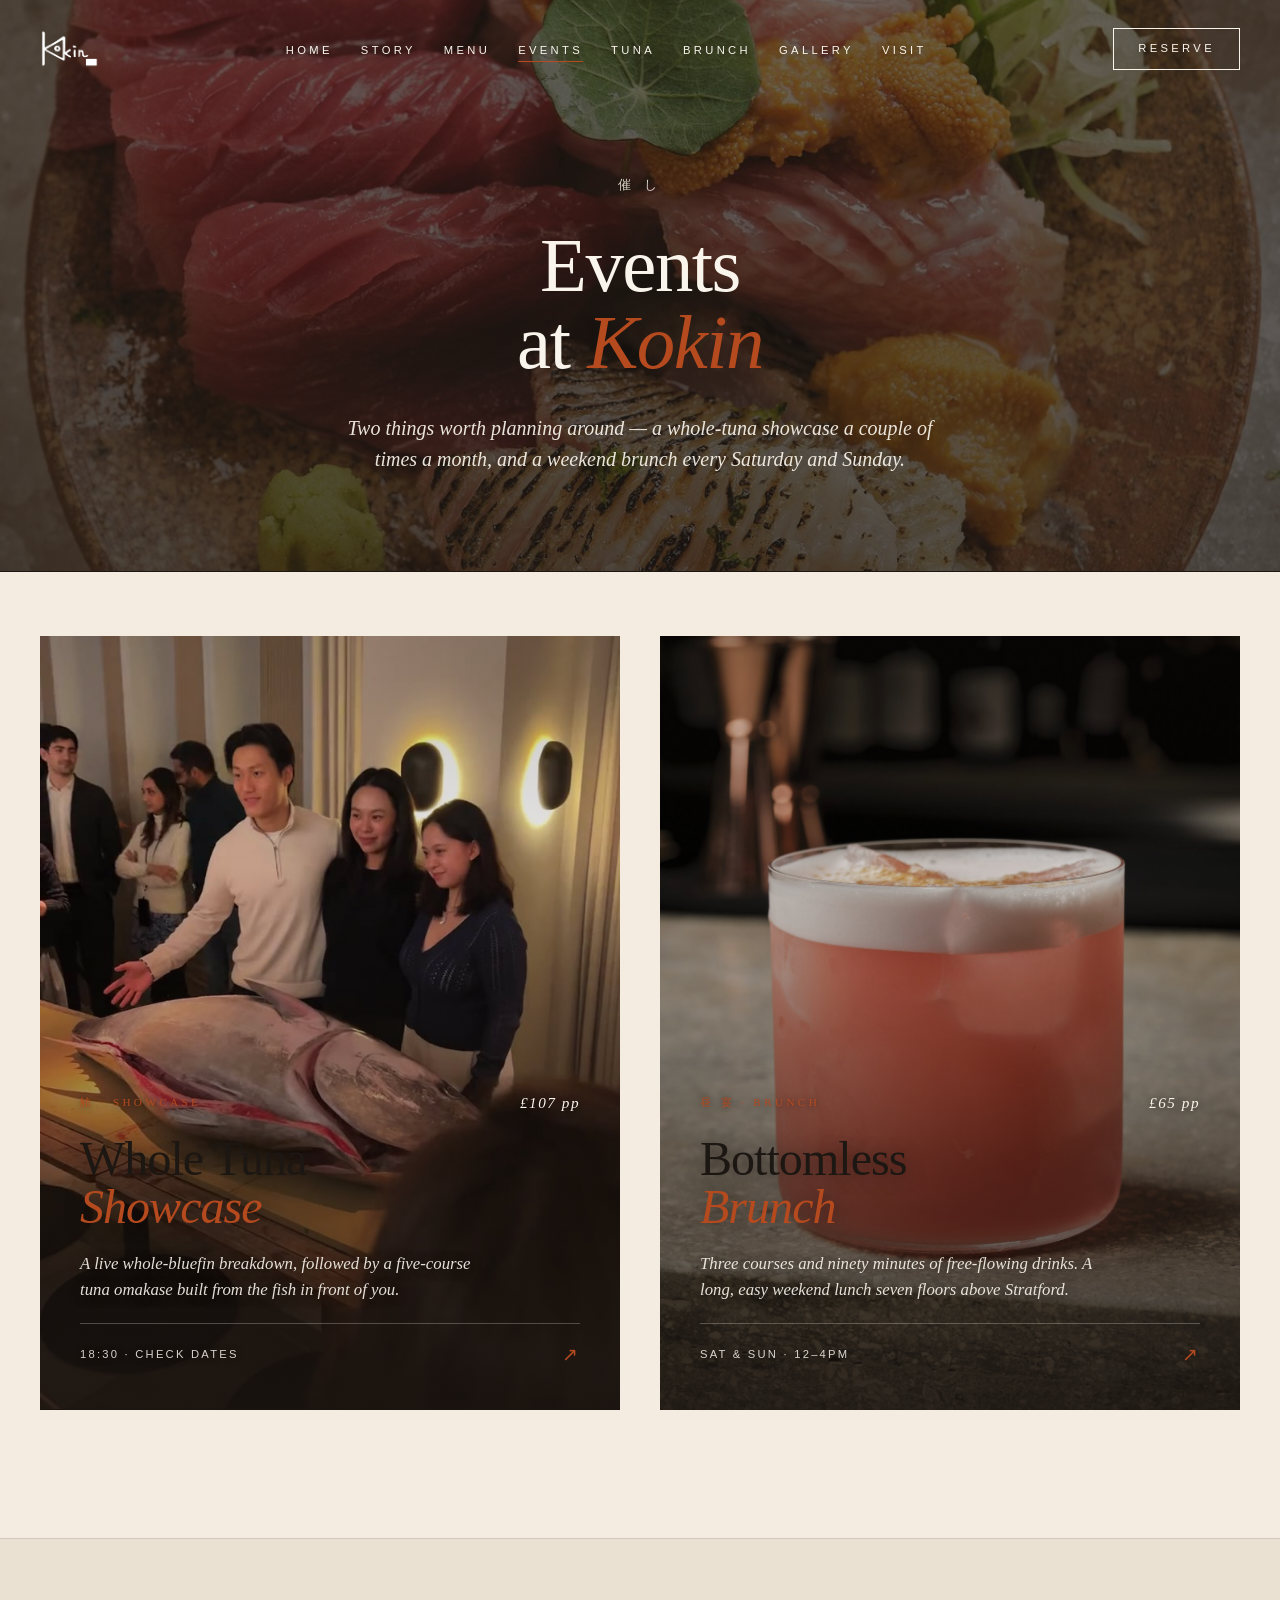
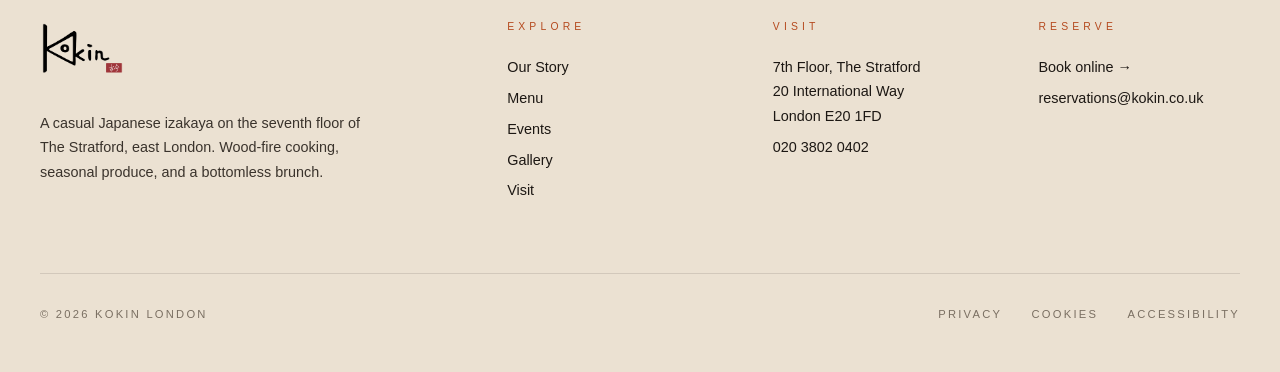
<file: events.html>
<!DOCTYPE html>
<html lang="en">
<head>
<meta charset="UTF-8" />
<meta name="viewport" content="width=device-width, initial-scale=1.0, viewport-fit=cover" />
<title>Events — Kokin London | Whole Tuna Showcase &amp; Bottomless Brunch</title>
<meta name="description" content="Special events at Kokin: the Whole Tuna Showcase (5-course bluefin omakase) and weekend Bottomless Brunch. Reserve online." />
<link rel="canonical" href="https://kokin.co.uk/events" />

<!-- Favicon -->
<link rel="icon" type="image/png" href="/assets/Kokin-Logo-black.png" />
<link rel="apple-touch-icon" href="/assets/Kokin-Logo-black.png" />

<!-- Open Graph / Social Sharing -->
<meta property="og:type" content="website" />
<meta property="og:site_name" content="Kokin" />
<meta property="og:title" content="Events — Kokin London | Whole Tuna Showcase &amp; Bottomless Brunch" />
<meta property="og:description" content="Special events at Kokin: the Whole Tuna Showcase (5-course bluefin omakase) and weekend Bottomless Brunch. Reserve online." />
<meta property="og:url" content="https://kokin.co.uk/events" />
<meta property="og:image" content="https://kokin.co.uk/assets/tuna-sashimi.jpg" />
<meta property="og:image:alt" content="Kokin — Japanese Izakaya, London" />
<meta property="og:locale" content="en_GB" />

<!-- Twitter Card -->
<meta name="twitter:card" content="summary_large_image" />
<meta name="twitter:title" content="Events — Kokin London | Whole Tuna Showcase &amp; Bottomless Brunch" />
<meta name="twitter:description" content="Special events at Kokin: the Whole Tuna Showcase (5-course bluefin omakase) and weekend Bottomless Brunch. Reserve online." />
<meta name="twitter:image" content="https://kokin.co.uk/assets/tuna-sashimi.jpg" />
<style>
/* ============================================
   KOKIN · Shared design system
   古今 — past and present
   ============================================ */

:root {
  /* Warm paper palette */
  --bone: #f4ece0;           /* base background — warm washi */
  --bone-deep: #ebe1d2;      /* slightly deeper tone for alt sections */
  --cream: #faf5ec;          /* lightest */
  --ink: #1c1713;            /* deep warm black for text */
  --ink-soft: #3a332c;       /* secondary text */
  --ash: #7a6f62;            /* tertiary / captions */
  --ash-dim: #a89a87;        /* hairline greys */
  --ember: #b54a1f;          /* ember — primary accent */
  --ember-deep: #7a2e12;     /* hover state */
  --line: rgba(28, 23, 19, 0.12);
  --line-strong: rgba(28, 23, 19, 0.22);
  
  --f-display: 'Cormorant Garamond', 'Times New Roman', serif;
  --f-jp: 'Noto Serif JP', serif;
  --f-body: 'Inter Tight', -apple-system, sans-serif;
}

* { box-sizing: border-box; margin: 0; padding: 0; }
html { scroll-behavior: smooth; }

body {
  background: var(--bone);
  color: var(--ink);
  font-family: var(--f-body);
  font-weight: 300;
  line-height: 1.55;
  -webkit-font-smoothing: antialiased;
  overflow-x: hidden;
}

/* subtle paper grain */
body::before {
  content: '';
  position: fixed; inset: 0;
  pointer-events: none; z-index: 1000;
  background-image: url("data:image/svg+xml;utf8,<svg xmlns='http://www.w3.org/2000/svg' width='200' height='200'><filter id='n'><feTurbulence type='fractalNoise' baseFrequency='0.85' numOctaves='2' stitchTiles='stitch'/><feColorMatrix values='0 0 0 0 0 0 0 0 0 0 0 0 0 0 0 0 0 0 0.07 0'/></filter><rect width='100%' height='100%' filter='url(%23n)'/></svg>");
  opacity: 0.55;
  mix-blend-mode: multiply;
}

img, video { max-width: 100%; display: block; }

/* Comprehensive link reset — kill all default browser colours */
a,
a:link,
a:visited,
a:hover,
a:active,
a:focus {
  color: inherit;
  text-decoration: none;
}
button { font-family: inherit; color: inherit; }

/* ============================================
   NAV
   ============================================ */
nav.main-nav {
  position: fixed; top: 0; left: 0; right: 0;
  z-index: 100;
  padding: 1.75rem 2.5rem;
  display: flex; justify-content: space-between; align-items: center;
  transition: all 0.5s cubic-bezier(0.2, 0.8, 0.2, 1);
}
nav.main-nav.scrolled {
  background: rgba(244, 236, 224, 0.88);
  backdrop-filter: blur(14px);
  padding: 1rem 2.5rem;
  border-bottom: 1px solid var(--line);
}
nav.main-nav .mark {
  font-family: var(--f-display);
  font-size: 1.5rem;
  letter-spacing: 0.35em;
  font-weight: 500;
  color: var(--ink);
  text-decoration: none;
  display: flex;
  align-items: center;
}
nav.main-nav .mark img {
  height: 42px;
  width: auto;
  display: block;
  transition: height 0.4s cubic-bezier(0.2, 0.8, 0.2, 1);
}
nav.main-nav.scrolled .mark img {
  height: 36px;
}
nav.main-nav .mark .kanji {
  font-family: var(--f-jp);
  font-size: 0.85rem;
  letter-spacing: 0.2em;
  color: var(--ember);
  margin-left: 0.5rem;
  font-weight: 400;
}
nav.main-nav ul {
  display: flex; list-style: none; gap: 1.75rem;
}
nav.main-nav ul a {
  color: var(--ink);
  text-decoration: none;
  font-size: 0.7rem;
  letter-spacing: 0.3em;
  text-transform: uppercase;
  font-weight: 400;
  position: relative;
  transition: opacity 0.3s;
}
nav.main-nav ul a::after {
  content: '';
  position: absolute; left: 0; bottom: -6px;
  width: 0; height: 1px;
  background: var(--ember);
  transition: width 0.4s cubic-bezier(0.2, 0.8, 0.2, 1);
}
nav.main-nav ul a:hover::after,
nav.main-nav ul a.active::after { width: 100%; }
nav.main-nav ul a.active { color: var(--ember); }

.reserve-btn {
  padding: 0.7rem 1.5rem;
  border: 1px solid var(--ink);
  color: var(--ink);
  text-decoration: none;
  font-size: 0.7rem;
  letter-spacing: 0.3em;
  text-transform: uppercase;
  transition: all 0.4s;
  background: transparent;
  cursor: pointer;
}
.reserve-btn:hover {
  background: var(--ember);
  border-color: var(--ember);
  color: var(--bone);
}

.menu-toggle {
  display: none;
  background: none;
  border: 0;
  cursor: pointer;
  padding: 0.5rem;
  width: 40px; height: 40px;
  flex-direction: column;
  justify-content: center;
  gap: 5px;
}
.menu-toggle span {
  display: block;
  width: 22px; height: 1px;
  background: var(--ink);
  transition: all 0.3s;
}
.menu-toggle.open span:nth-child(1) { transform: translateY(3px) rotate(45deg); }
.menu-toggle.open span:nth-child(2) { opacity: 0; }
.menu-toggle.open span:nth-child(3) { transform: translateY(-3px) rotate(-45deg); }

/* ============================================
   BUTTONS & CTAs
   ============================================ */
.cta-primary {
  padding: 1.1rem 2.5rem;
  background: var(--ember);
  color: var(--cream);
  text-decoration: none;
  font-size: 0.72rem;
  letter-spacing: 0.35em;
  text-transform: uppercase;
  transition: all 0.4s;
  position: relative;
  overflow: hidden;
  display: inline-block;
  cursor: pointer;
  border: 0;
  font-family: var(--f-body);
  font-weight: 400;
}
.cta-primary::before {
  content: ''; position: absolute; inset: 0;
  background: var(--ember-deep);
  transform: translateY(100%);
  transition: transform 0.4s cubic-bezier(0.2, 0.8, 0.2, 1);
  z-index: 0;
}
.cta-primary span { position: relative; z-index: 1; }
.cta-primary:hover::before { transform: translateY(0); }

.cta-secondary {
  color: var(--ink);
  text-decoration: none;
  font-size: 0.72rem;
  letter-spacing: 0.35em;
  text-transform: uppercase;
  border-bottom: 1px solid var(--line-strong);
  padding-bottom: 4px;
  transition: all 0.3s;
  font-weight: 400;
  display: inline-block;
}
.cta-secondary:hover { border-color: var(--ember); color: var(--ember); }

/* ============================================
   SECTION LABELS
   ============================================ */
.section-label {
  font-size: 0.7rem;
  letter-spacing: 0.4em;
  text-transform: uppercase;
  color: var(--ember);
  margin-bottom: 3rem;
  display: flex; align-items: center; gap: 1rem;
  font-weight: 500;
}
.section-label::before {
  content: ''; width: 32px; height: 1px; background: var(--ember);
}
.section-label .num {
  color: var(--ash);
  font-family: var(--f-display);
  font-size: 0.9rem;
  letter-spacing: 0.1em;
  font-weight: 400;
}

/* ============================================
   PAGE HERO (for non-home pages)
   ============================================ */
.page-hero {
  padding: 12rem 2.5rem 5rem;
  text-align: center;
  border-bottom: 1px solid var(--line);
  position: relative;
  overflow: hidden;
}
.page-hero-bg {
  position: absolute;
  inset: 0;
  z-index: 0;
  pointer-events: none;
  overflow: hidden;
}
.page-hero-bg img,
.page-hero-bg video {
  width: 100%;
  height: 100%;
  object-fit: cover;
}
.page-hero > *:not(.page-hero-bg) {
  position: relative;
  z-index: 1;
}
.page-hero .kanji-label {
  font-family: var(--f-jp);
  font-size: 1.2rem;
  color: var(--ember);
  letter-spacing: 0.5em;
  margin-bottom: 1rem;
  font-weight: 300;
}
.page-hero h1 {
  font-family: var(--f-display);
  font-size: clamp(3rem, 6vw, 5.5rem);
  font-weight: 300;
  line-height: 0.95;
  letter-spacing: -0.02em;
  margin-bottom: 1.5rem;
}
.page-hero h1 em { font-style: italic; color: var(--ember); }
.page-hero .lede {
  font-family: var(--f-display);
  font-size: 1.3rem;
  font-style: italic;
  color: var(--ink-soft);
  max-width: 640px;
  margin: 0 auto;
  line-height: 1.5;
}

/* ============================================
   FOOTER
   ============================================ */
footer.site-footer {
  padding: 5rem 2.5rem 3rem;
  border-top: 1px solid var(--line);
  background: var(--bone-deep);
}
.footer-inner {
  max-width: 1400px;
  margin: 0 auto;
  display: grid;
  grid-template-columns: 2fr 1fr 1fr 1fr;
  gap: 4rem;
}
.footer-brand .mark {
  font-family: var(--f-display);
  font-size: 1.75rem;
  letter-spacing: 0.3em;
  font-weight: 500;
  margin-bottom: 1.5rem;
  color: var(--ink);
  display: inline-block;
}
.footer-brand .mark img {
  height: 60px;
  width: auto;
  display: block;
}
.footer-brand .mark .kanji {
  font-family: var(--f-jp);
  font-size: 1rem;
  color: var(--ember);
  margin-left: 0.5rem;
  font-weight: 400;
}
.footer-brand p {
  font-size: 0.9rem;
  color: var(--ink-soft);
  max-width: 320px;
  line-height: 1.7;
}

.footer-block h6 {
  font-size: 0.65rem;
  letter-spacing: 0.4em;
  text-transform: uppercase;
  color: var(--ember);
  margin-bottom: 1.25rem;
  font-weight: 500;
}
.footer-block a,
.footer-block p {
  display: block;
  font-size: 0.9rem;
  color: var(--ink);
  text-decoration: none;
  line-height: 1.7;
  margin-bottom: 0.4rem;
  font-family: var(--f-body);
  transition: color 0.3s;
}
.footer-block a:hover { color: var(--ember); }
.footer-block small {
  font-size: 0.75rem;
  color: var(--ash);
  display: block;
  margin-top: 0.4rem;
}

.footer-bottom {
  max-width: 1400px;
  margin: 4rem auto 0;
  padding-top: 2rem;
  border-top: 1px solid var(--line);
  display: flex;
  justify-content: space-between;
  align-items: center;
  font-size: 0.7rem;
  letter-spacing: 0.2em;
  color: var(--ash);
  text-transform: uppercase;
}
.footer-bottom a { color: var(--ash); text-decoration: none; margin-left: 1.5rem; }
.footer-bottom a:hover { color: var(--ember); }

/* ============================================
   Reveal on scroll
   ============================================ */
.reveal {
  opacity: 0;
  transform: translateY(30px);
  transition: opacity 1s cubic-bezier(0.2, 0.8, 0.2, 1), transform 1s cubic-bezier(0.2, 0.8, 0.2, 1);
}
.reveal.visible {
  opacity: 1;
  transform: translateY(0);
}

/* ============================================
   MEDIA CONTAINERS
   Drop-in image/video slots used across pages.
   Each has fallback styling so the layout survives
   without media, and smooth loading when media is added.
   ============================================ */

/* Generic media frame — holds img/video and crops cleanly */
.media-frame {
  position: relative;
  overflow: hidden;
  background: linear-gradient(135deg, #e8dcc8 0%, #d4c5ad 100%);
}
.media-frame img,
.media-frame video {
  width: 100%;
  height: 100%;
  object-fit: cover;
  display: block;
  transition: transform 0.8s cubic-bezier(0.2, 0.8, 0.2, 1);
}
.media-frame:hover img,
.media-frame:hover video { transform: scale(1.03); }

/* Placeholder overlay — shown when no media is present.
   Add an <img> or <video> and the overlay is hidden automatically. */
.media-frame .placeholder {
  position: absolute; inset: 0;
  display: flex; align-items: center; justify-content: center;
  flex-direction: column;
  gap: 0.5rem;
  font-family: var(--f-jp);
  font-weight: 200;
  color: var(--ink);
  opacity: 0.3;
  letter-spacing: 0.3em;
  text-align: center;
  pointer-events: none;
  background:
    radial-gradient(circle at 30% 30%, rgba(181, 74, 31, 0.18), transparent 55%),
    radial-gradient(circle at 70% 70%, rgba(122, 46, 18, 0.22), transparent 60%);
}
.media-frame .placeholder .jp {
  font-size: 3.5rem;
  line-height: 1;
}
.media-frame .placeholder .label {
  font-family: var(--f-body);
  font-size: 0.65rem;
  letter-spacing: 0.4em;
  text-transform: uppercase;
  color: var(--ash);
  opacity: 0.7;
}
.media-frame:has(img) .placeholder,
.media-frame:has(video) .placeholder { display: none; }

/* Decorative ember frame (optional) */
.media-frame.framed::before {
  content: '';
  position: absolute;
  top: 12px; left: 12px; right: 12px; bottom: 12px;
  border: 1px solid rgba(250, 245, 236, 0.4);
  pointer-events: none;
  z-index: 2;
}
.media-frame.ember-border {
  outline: 1px solid var(--ember);
  outline-offset: -1px;
}

/* Aspect ratios */
.ratio-3-4 { aspect-ratio: 3/4; }
.ratio-4-5 { aspect-ratio: 4/5; }
.ratio-1-1 { aspect-ratio: 1/1; }
.ratio-16-9 { aspect-ratio: 16/9; }
.ratio-5-7 { aspect-ratio: 5/7; }

/* Hero video — full-bleed background behind content */
.hero-video-bg {
  position: absolute;
  inset: 0;
  overflow: hidden;
  z-index: 0;
}
.hero-video-bg video,
.hero-video-bg img {
  width: 100%;
  height: 100%;
  object-fit: cover;
  opacity: 0.25;
  filter: grayscale(0.3) contrast(0.95);
}
.hero-video-bg::after {
  content: '';
  position: absolute; inset: 0;
  background: linear-gradient(180deg, var(--bone) 0%, rgba(244, 236, 224, 0.4) 40%, var(--bone) 100%);
  pointer-events: none;
}

/* Gallery strip — horizontal scrolling media row */
.gallery-strip {
  padding: 8rem 0;
  border-top: 1px solid var(--line);
  overflow: hidden;
  background: var(--bone);
}
.gallery-strip-header {
  max-width: 1400px;
  margin: 0 auto 4rem;
  padding: 0 2.5rem;
  display: flex;
  justify-content: space-between;
  align-items: end;
  gap: 3rem;
}
.gallery-strip-header h2 {
  font-family: var(--f-display);
  font-size: clamp(2.5rem, 5vw, 4rem);
  font-weight: 300;
  line-height: 0.95;
  letter-spacing: -0.02em;
}
.gallery-strip-header h2 em { font-style: italic; color: var(--ember); }
.gallery-strip-header p {
  font-size: 0.95rem;
  color: var(--ink-soft);
  line-height: 1.7;
  max-width: 380px;
}
.gallery-track {
  display: flex;
  gap: 1.5rem;
  padding: 0 2.5rem;
  overflow-x: auto;
  scroll-snap-type: x mandatory;
  -webkit-overflow-scrolling: touch;
  scrollbar-width: none;
}
.gallery-track::-webkit-scrollbar { display: none; }
.gallery-item {
  flex: 0 0 auto;
  width: clamp(260px, 28vw, 400px);
  scroll-snap-align: start;
}
.gallery-item .media-frame { aspect-ratio: 3/4; }
.gallery-item .caption {
  margin-top: 1.25rem;
  font-family: var(--f-display);
  font-size: 0.95rem;
  color: var(--ink);
  letter-spacing: 0.02em;
  font-weight: 400;
}
.gallery-item .caption .jp-caption {
  font-family: var(--f-jp);
  color: var(--ash);
  font-size: 0.8rem;
  letter-spacing: 0.3em;
  margin-left: 0.5rem;
  font-weight: 300;
}

/* ============================================
   Responsive
   ============================================ */
@media (max-width: 900px) {
  nav.main-nav { padding: 1.25rem 1.5rem; }
  nav.main-nav.scrolled { padding: 1rem 1.5rem; }
  
  nav.main-nav ul {
    position: fixed;
    top: 0; left: 0; right: 0; bottom: 0;
    background: var(--bone);
    flex-direction: column;
    justify-content: center;
    align-items: center;
    gap: 2.5rem;
    transform: translateX(100%);
    transition: transform 0.5s cubic-bezier(0.2, 0.8, 0.2, 1);
    z-index: 99;
    padding-top: env(safe-area-inset-top, 0px);
  }
  nav.main-nav ul.open { transform: translateX(0); }
  nav.main-nav ul a {
    font-size: 1.1rem;
    letter-spacing: 0.2em;
  }
  
  .menu-toggle { display: flex; z-index: 101; }
  nav.main-nav .reserve-btn { display: none; }
  
  .page-hero { padding: 9rem 1.5rem 4rem; }
  
  .footer-inner {
    grid-template-columns: 1fr 1fr;
    gap: 3rem;
  }
  .footer-bottom {
    flex-direction: column;
    gap: 1rem;
    text-align: center;
  }
  .footer-bottom > div { margin: 0; }
  .footer-bottom a { margin: 0 0.75rem; }

  .gallery-strip { padding: 5rem 0; }
  .gallery-strip-header {
    flex-direction: column;
    align-items: flex-start;
    padding: 0 1.5rem;
    margin-bottom: 3rem;
  }
  .gallery-track { padding: 0 1.5rem; gap: 1rem; }
  .gallery-item { width: 70vw; }
}

@media (max-width: 600px) {
  .footer-inner { grid-template-columns: 1fr; }
}



/* ============================================
   Events Hub
   ============================================ */
.events-hub-hero {
  position: relative;
  padding: 11rem 2.5rem 6rem;
  background: var(--ink);
  text-align: center;
  overflow: hidden;
  min-height: 60vh;
  display: flex;
  align-items: center;
  justify-content: center;
}
.events-hub-hero .page-hero-bg {
  position: absolute;
  inset: 0;
  z-index: 0;
}
.events-hub-hero .page-hero-bg img {
  width: 100%;
  height: 100%;
  object-fit: cover;
  opacity: 0.55;
}
.events-hub-hero::after {
  content: '';
  position: absolute;
  inset: 0;
  background: linear-gradient(180deg, rgba(28,23,19,0.35) 0%, rgba(28,23,19,0.55) 100%);
  z-index: 1;
  pointer-events: none;
}
.events-hub-hero .page-hero-content {
  position: relative;
  z-index: 2;
  max-width: 720px;
}
.events-hub-hero .kanji-label {
  font-family: var(--f-jp);
  font-size: 0.8rem;
  letter-spacing: 0.4em;
  color: var(--cream);
  margin-bottom: 2rem;
  text-transform: uppercase;
  opacity: 0.85;
}
.events-hub-hero h1 {
  font-family: var(--f-display);
  font-size: clamp(3rem, 6vw, 5.5rem);
  font-weight: 300;
  line-height: 1;
  letter-spacing: -0.02em;
  margin-bottom: 2rem;
  color: var(--cream);
}
.events-hub-hero h1 em { font-style: italic; color: var(--ember); }
.events-hub-hero .lede {
  font-family: var(--f-display);
  font-style: italic;
  font-size: 1.25rem;
  line-height: 1.55;
  color: var(--cream);
  max-width: 620px;
  margin: 0 auto;
  opacity: 0.92;
}

.events-hub {
  padding: 4rem 2.5rem 8rem;
  background: var(--bone);
}
.events-hub-grid {
  display: grid;
  grid-template-columns: 1fr 1fr;
  gap: 2.5rem;
  max-width: 1280px;
  margin: 0 auto;
}
.hub-card {
  position: relative;
  display: block;
  overflow: hidden;
  aspect-ratio: 3/4;
  text-decoration: none;
  color: var(--cream);
  background: var(--ink);
  transition: transform 0.4s cubic-bezier(0.2, 0.8, 0.2, 1);
}
.hub-card:hover { transform: translateY(-6px); }
.hub-card-media {
  position: absolute;
  inset: 0;
  z-index: 0;
}
.hub-card-media video,
.hub-card-media img {
  width: 100%;
  height: 100%;
  object-fit: cover;
  transition: transform 1.2s cubic-bezier(0.2, 0.8, 0.2, 1);
}
.hub-card:hover .hub-card-media video,
.hub-card:hover .hub-card-media img {
  transform: scale(1.05);
}
.hub-card-gradient {
  position: absolute;
  inset: 0;
  background: linear-gradient(180deg, rgba(26,20,16,0.25) 0%, rgba(26,20,16,0.1) 30%, rgba(26,20,16,0.85) 100%);
  z-index: 1;
}
.hub-card-content {
  position: absolute;
  inset: auto 0 0 0;
  z-index: 2;
  padding: 2.5rem;
  display: flex;
  flex-direction: column;
  gap: 1.25rem;
}
.hub-card-meta {
  display: flex;
  justify-content: space-between;
  align-items: center;
  font-size: 0.7rem;
  letter-spacing: 0.25em;
  text-transform: uppercase;
}
.hub-card-meta .jp-label {
  font-family: var(--f-jp);
  color: var(--ember);
  letter-spacing: 0.3em;
  text-shadow: 0 1px 6px rgba(0,0,0,0.5);
}
.hub-card-price {
  font-family: var(--f-display);
  font-size: 0.95rem;
  font-style: italic;
  letter-spacing: 0.1em;
  text-transform: none;
  color: var(--cream);
  text-shadow: 0 1px 6px rgba(0,0,0,0.5);
}
.hub-card h2 {
  font-family: var(--f-display);
  font-size: clamp(2.25rem, 3.75vw, 3.5rem);
  font-weight: 300;
  line-height: 1;
  letter-spacing: -0.02em;
  text-shadow: 0 2px 20px rgba(0,0,0,0.45);
}
.hub-card h2 em { font-style: italic; color: var(--ember); }
.hub-card p {
  font-family: var(--f-display);
  font-style: italic;
  font-size: 1.05rem;
  line-height: 1.55;
  color: rgba(250, 245, 236, 0.9);
  max-width: 420px;
  text-shadow: 0 1px 12px rgba(0,0,0,0.5);
}
.hub-card-foot {
  display: flex;
  justify-content: space-between;
  align-items: center;
  padding-top: 1rem;
  border-top: 1px solid rgba(250, 245, 236, 0.25);
  font-size: 0.7rem;
  letter-spacing: 0.2em;
  text-transform: uppercase;
}
.hub-card-when { color: rgba(250, 245, 236, 0.85); text-shadow: 0 1px 6px rgba(0,0,0,0.5); }
.hub-card-arrow {
  font-size: 1.2rem;
  color: var(--ember);
  transition: transform 0.3s;
}
.hub-card:hover .hub-card-arrow {
  transform: translate(3px, -3px);
}

@media (max-width: 900px) {
  .events-hub-grid {
    grid-template-columns: 1fr;
    gap: 1.5rem;
  }
  .events-hub { padding: 2rem 1.5rem 5rem; }
  .events-hub-hero { padding: 8rem 1.5rem 3rem; }
  .hub-card-content { padding: 2rem 1.5rem; }
  .hub-card {
    aspect-ratio: 4/5;
  }
}

/* White nav at top on all pages — flips to ink on scroll */
nav.main-nav ul:not(.open) a {
  color: var(--cream) !important;
  text-shadow: 0 1px 6px rgba(0,0,0,0.35);
}
nav.main-nav.scrolled ul:not(.open) a {
  color: var(--ink) !important;
  text-shadow: none;
}
/* Mobile: when menu overlay is open, text is dark on cream */
nav.main-nav ul.open a {
  color: var(--ink) !important;
  text-shadow: none !important;
}
nav.main-nav .menu-toggle span {
  background: var(--cream) !important;
  box-shadow: 0 1px 4px rgba(0,0,0,0.3);
}
nav.main-nav.scrolled .menu-toggle span,
nav.main-nav .menu-toggle.open span {
  background: var(--ink) !important;
  box-shadow: none;
}
nav.main-nav .mark img {
  filter: brightness(0) invert(1);
  transition: filter 0.4s;
}
nav.main-nav.scrolled .mark img,
body.menu-open nav.main-nav .mark img {
  filter: none;
}
/* Mobile: nav pulled up to cover iOS safe-area, made fully opaque when scrolled */
@media (max-width: 900px) {
  nav.main-nav {
    top: calc(-1 * env(safe-area-inset-top, 0px)) !important;
    padding-top: calc(1.25rem + env(safe-area-inset-top, 0px)) !important;
  }
  nav.main-nav.scrolled {
    background: var(--bone) !important;
    backdrop-filter: none !important;
    padding-top: calc(1rem + env(safe-area-inset-top, 0px)) !important;
  }
}

nav.main-nav .reserve-btn {
  border-color: var(--cream) !important;
  color: var(--cream) !important;
  text-shadow: 0 1px 6px rgba(0,0,0,0.35);
}
nav.main-nav.scrolled .reserve-btn {
  border-color: var(--ink) !important;
  color: var(--ink) !important;
  text-shadow: none;
}
nav.main-nav .reserve-btn:hover {
  background: var(--ember) !important;
  border-color: var(--ember) !important;
  color: var(--bone) !important;
  text-shadow: none;
}

/* Cream cap covering iOS safe-area — fades in once scrolled, so scrolled page content can't peek through */
body::before {
  content: '';
  position: fixed;
  top: 0;
  left: 0;
  right: 0;
  height: env(safe-area-inset-top, 0px);
  background: var(--bone);
  z-index: 99;
  pointer-events: none;
  opacity: 0;
  transition: opacity 0.3s ease;
}
body.nav-scrolled::before {
  opacity: 1;
}
</style>

<style>
  .event-index {
    padding: 4rem 2.5rem 0;
    border-bottom: 1px solid var(--line);
  }
  .event-index-inner {
    max-width: 1400px;
    margin: 0 auto;
    display: grid;
    grid-template-columns: repeat(2, 1fr);
  }
  .event-index-item {
    padding: 2rem 2.5rem;
    border-right: 1px solid var(--line);
    text-decoration: none;
    color: var(--ink);
    transition: background 0.3s;
  }
  .event-index-item:last-child { border-right: 0; }
  .event-index-item:first-child { padding-left: 0; }
  .event-index-item:hover { background: rgba(181, 74, 31, 0.03); }
  .event-index-item .idx-num {
    font-family: var(--f-display);
    font-size: 0.75rem;
    letter-spacing: 0.3em;
    color: var(--ember);
    margin-bottom: 0.75rem;
    font-weight: 500;
  }
  .event-index-item .idx-name {
    font-family: var(--f-display);
    font-size: 1.5rem;
    font-weight: 400;
    margin-bottom: 0.5rem;
  }
  .event-index-item .idx-name em { font-style: italic; color: var(--ember); }
  .event-index-item .idx-when {
    font-size: 0.75rem;
    letter-spacing: 0.2em;
    text-transform: uppercase;
    color: var(--ash);
  }

  .event-feature {
    padding: 8rem 2.5rem;
    border-bottom: 1px solid var(--line);
    position: relative;
    scroll-margin-top: 100px;
  }
  .event-feature.alt { background: var(--bone-deep); }

  .event-feature-inner {
    max-width: 1400px;
    margin: 0 auto;
    display: grid;
    grid-template-columns: 5fr 7fr;
    gap: 6rem;
    align-items: start;
  }
  .event-feature.reverse .event-feature-inner { grid-template-columns: 7fr 5fr; }
  .event-feature.reverse .event-visual { order: 2; }

  .event-visual {
    aspect-ratio: 3/4;
    background: linear-gradient(160deg, var(--cream) 0%, var(--bone-deep) 100%);
    border: 1px solid var(--ember);
    padding: 3rem;
    position: relative;
    display: flex;
    flex-direction: column;
    justify-content: space-between;
    overflow: hidden;
  }
  .event-visual.dark {
    background: linear-gradient(160deg, #2a1f18 0%, #1a1410 100%);
    color: var(--cream);
  }
  /* Photo layer — fills the container if an image loads */
  .event-photo {
    position: absolute;
    inset: 0;
    width: 100%; height: 100%;
    object-fit: cover;
    z-index: 0;
  }
  .photo-overlay {
    position: absolute;
    inset: 0;
    background: linear-gradient(180deg,
      rgba(26, 20, 16, 0.35) 0%,
      rgba(26, 20, 16, 0.15) 40%,
      rgba(26, 20, 16, 0.75) 100%);
    z-index: 1;
    pointer-events: none;
  }
  .photo-overlay.light {
    background: linear-gradient(180deg,
      rgba(244, 236, 224, 0.25) 0%,
      rgba(244, 236, 224, 0.1) 40%,
      rgba(26, 20, 16, 0.55) 100%);
  }
  /* All content above the photo */
  .event-visual > *:not(.event-photo):not(.photo-overlay) {
    position: relative;
    z-index: 2;
  }
  /* When photo is present, the big kanji becomes a smaller corner accent */
  .event-visual .big-jp.kanji-accent {
    font-size: clamp(3rem, 6vw, 5rem);
    align-self: flex-end;
    text-align: right;
    margin: 0;
    color: var(--ember);
    opacity: 0.9;
    line-height: 0.85;
    mix-blend-mode: screen;
  }
  /* For light variant: multiply looks better */
  .event-visual:not(.dark) .big-jp.kanji-accent {
    mix-blend-mode: multiply;
    opacity: 0.95;
  }
  /* Poster title sits bottom-left, photo-caption style */
  .event-visual .poster-title {
    color: var(--cream);
    text-shadow: 0 2px 16px rgba(0, 0, 0, 0.5);
  }
  .event-visual:not(.dark) .poster-title {
    color: var(--cream);
  }
  .event-visual .poster-top {
    display: flex;
    justify-content: space-between;
    font-size: 0.65rem;
    letter-spacing: 0.35em;
    text-transform: uppercase;
    color: var(--ember);
    font-weight: 500;
    text-shadow: 0 1px 4px rgba(0, 0, 0, 0.3);
  }
  .event-visual .big-jp {
    font-family: var(--f-jp);
    font-weight: 200;
    line-height: 0.85;
    color: var(--ember);
    letter-spacing: -0.05em;
  }
  .event-visual .poster-title:not(.kanji-accent) {
    font-family: var(--f-display);
    font-size: 2.75rem;
    font-weight: 300;
    line-height: 1;
    text-align: left;
    letter-spacing: -0.01em;
  }
  .event-visual .poster-title em { font-style: italic; }
  .event-visual .poster-bottom {
    display: flex;
    justify-content: space-between;
    align-items: end;
    font-size: 0.65rem;
    letter-spacing: 0.3em;
    text-transform: uppercase;
    color: var(--cream);
    font-family: var(--f-display);
    font-weight: 500;
    text-shadow: 0 1px 4px rgba(0, 0, 0, 0.4);
  }
  .event-visual .poster-bottom .price {
    color: var(--ember);
    font-size: 0.85rem;
  }
  .event-visual .corner-mark {
    position: absolute;
    top: 12px; left: 12px; right: 12px; bottom: 12px;
    border: 1px solid var(--ember);
    opacity: 0.25;
    pointer-events: none;
  }

  .event-content .event-eyebrow {
    font-size: 0.7rem;
    letter-spacing: 0.4em;
    text-transform: uppercase;
    color: var(--ember);
    margin-bottom: 1.5rem;
    display: flex;
    align-items: center;
    gap: 1rem;
    font-weight: 500;
  }
  .event-content .event-eyebrow::before {
    content: ''; width: 32px; height: 1px; background: var(--ember);
  }
  .event-content h2 {
    font-family: var(--f-display);
    font-size: clamp(2.75rem, 5vw, 4.5rem);
    font-weight: 300;
    line-height: 0.95;
    letter-spacing: -0.02em;
    margin-bottom: 1rem;
  }
  .event-content h2 em { font-style: italic; color: var(--ember); }
  .event-content .jp-sub {
    font-family: var(--f-jp);
    font-size: 1.1rem;
    color: var(--ash);
    letter-spacing: 0.3em;
    margin-bottom: 2rem;
    font-weight: 300;
  }
  .event-content .lede {
    font-family: var(--f-display);
    font-size: 1.35rem;
    font-style: italic;
    color: var(--ink);
    line-height: 1.45;
    margin-bottom: 2.5rem;
    padding-left: 1.5rem;
    border-left: 2px solid var(--ember);
    max-width: 560px;
  }
  .event-content p {
    font-size: 0.98rem;
    line-height: 1.8;
    color: var(--ink-soft);
    max-width: 560px;
    margin-bottom: 1.5rem;
  }

  .includes-list {
    margin: 2.5rem 0;
    padding: 2rem 0;
    border-top: 1px solid var(--line);
    border-bottom: 1px solid var(--line);
    max-width: 560px;
  }
  .includes-list h5 {
    font-family: var(--f-display);
    font-size: 0.8rem;
    letter-spacing: 0.35em;
    text-transform: uppercase;
    color: var(--ember);
    margin-bottom: 1.25rem;
    font-weight: 500;
  }
  .includes-list ul {
    list-style: none;
    display: grid;
    grid-template-columns: 1fr 1fr;
    gap: 0.75rem 2rem;
  }
  .includes-list li {
    font-family: var(--f-display);
    font-size: 1.05rem;
    color: var(--ink);
    padding-left: 1.5rem;
    position: relative;
    line-height: 1.4;
  }
  .includes-list li::before {
    content: '—';
    position: absolute;
    left: 0;
    color: var(--ember);
  }

  .event-details {
    display: grid;
    grid-template-columns: repeat(4, 1fr);
    margin: 3rem 0;
    border-top: 1px solid var(--line);
    border-bottom: 1px solid var(--line);
    max-width: 680px;
  }
  .event-detail {
    padding: 1.5rem 1rem 1.5rem 0;
    border-right: 1px solid var(--line);
  }
  .event-detail:last-child { border-right: 0; }
  .event-detail:not(:first-child) { padding-left: 1.5rem; }
  .event-detail .lbl {
    font-size: 0.6rem;
    letter-spacing: 0.35em;
    text-transform: uppercase;
    color: var(--ash);
    margin-bottom: 0.5rem;
    font-weight: 500;
  }
  .event-detail .val {
    font-family: var(--f-display);
    font-size: 1.15rem;
    color: var(--ink);
    font-weight: 400;
    line-height: 1.2;
  }
  .event-detail .val.price { color: var(--ember); }

  .event-cta-row {
    display: flex;
    gap: 2rem;
    align-items: center;
    flex-wrap: wrap;
    margin-top: 2rem;
  }

  .closing-band {
    padding: 8rem 2.5rem;
    text-align: center;
    background: var(--bone-deep);
    border-top: 1px solid var(--line);
  }
  .closing-band .kanji-label {
    font-family: var(--f-jp);
    font-size: 1.1rem;
    color: var(--ember);
    letter-spacing: 0.5em;
    margin-bottom: 1.5rem;
  }
  .closing-band h2 {
    font-family: var(--f-display);
    font-size: clamp(2.5rem, 5vw, 4rem);
    font-weight: 300;
    line-height: 1.05;
    letter-spacing: -0.02em;
    margin-bottom: 1.5rem;
    max-width: 800px;
    margin-left: auto;
    margin-right: auto;
  }
  .closing-band h2 em { font-style: italic; color: var(--ember); }
  .closing-band p {
    font-family: var(--f-display);
    font-size: 1.15rem;
    font-style: italic;
    color: var(--ink-soft);
    max-width: 560px;
    margin: 0 auto 3rem;
    line-height: 1.6;
  }

  @media (max-width: 1024px) {
    .event-feature-inner,
    .event-feature.reverse .event-feature-inner {
      grid-template-columns: 1fr;
      gap: 3rem;
    }
    .event-feature.reverse .event-visual { order: 0; }
    .event-feature { padding: 5rem 1.5rem; }
    .event-index-inner { grid-template-columns: 1fr; }
    .event-index-item {
      border-right: 0;
      border-bottom: 1px solid var(--line);
      padding: 1.5rem 0 !important;
    }
    .event-index-item:last-child { border-bottom: 0; }
    .includes-list ul { grid-template-columns: 1fr; }
    .event-details { grid-template-columns: 1fr 1fr; max-width: 100%; }
    .event-detail:nth-child(2) { border-right: 0; }
    .event-detail:nth-child(3), .event-detail:nth-child(4) {
      border-top: 1px solid var(--line);
      padding-top: 1.5rem;
    }
    .event-visual { padding: 2rem; aspect-ratio: auto; min-height: 480px; }
    .closing-band { padding: 5rem 1.5rem; }
  }
</style>
</head>
<body>

<nav class="main-nav">
  <a href="/" class="mark"><img src="assets/Kokin-Logo-black.png" alt="Kokin 古今" /></a>
  <button class="menu-toggle" aria-label="Menu"><span></span><span></span><span></span></button>
  <ul>
    <li><a href="/">Home</a></li>
    <li><a href="/story">Story</a></li>
    <li><a href="/menu">Menu</a></li>
    <li><a href="/events" class="active">Events</a></li>
    <li><a href="/tuna-showcase">Tuna</a></li>
    <li><a href="/bottomless-brunch">Brunch</a></li>
    <li><a href="/gallery">Gallery</a></li>
    <li><a href="/visit">Visit</a></li>
  </ul>
  <a href="https://www.exploretock.com/kokin-london" class="reserve-btn" target="_blank" rel="noopener">Reserve</a>
</nav>

<section class="page-hero events-hub-hero">
  <div class="page-hero-bg"><img src="assets/sashimi-platter.jpg" alt="Kokin sashimi platter" onerror="this.parentElement.style.display='none'" /></div>
  <div class="page-hero-content">
    <div class="kanji-label">催 し</div>
    <h1>Events<br/>at <em>Kokin</em></h1>
    <p class="lede">Two things worth planning around — a whole-tuna showcase a couple of times a month, and a weekend brunch every Saturday and Sunday.</p>
  </div>
</section>

<section class="events-hub">
  <div class="events-hub-grid">
    
    <a href="/tuna-showcase" class="hub-card reveal">
      <div class="hub-card-media">
        <video autoplay muted loop playsinline poster="assets/tuna-samuari-poster.jpg">
          <source src="assets/tuna-samuari.mp4" type="video/mp4">
        </video>
        <div class="hub-card-gradient"></div>
      </div>
      <div class="hub-card-content">
        <div class="hub-card-meta">
          <span class="jp-label">鮪 · showcase</span>
          <span class="hub-card-price">£107 pp</span>
        </div>
        <h2>Whole Tuna<br/><em>Showcase</em></h2>
        <p>A live whole-bluefin breakdown, followed by a five-course tuna omakase built from the fish in front of you.</p>
        <div class="hub-card-foot">
          <span class="hub-card-when">18:30 · Check dates</span>
          <span class="hub-card-arrow">↗</span>
        </div>
      </div>
    </a>

    <a href="/bottomless-brunch" class="hub-card reveal">
      <div class="hub-card-media">
        <img src="assets/cocktail-pink.jpg" alt="Bottomless brunch at Kokin" />
        <div class="hub-card-gradient"></div>
      </div>
      <div class="hub-card-content">
        <div class="hub-card-meta">
          <span class="jp-label">昼 宴 · brunch</span>
          <span class="hub-card-price">£65 pp</span>
        </div>
        <h2>Bottomless<br/><em>Brunch</em></h2>
        <p>Three courses and ninety minutes of free-flowing drinks. A long, easy weekend lunch seven floors above Stratford.</p>
        <div class="hub-card-foot">
          <span class="hub-card-when">Sat &amp; Sun · 12–4pm</span>
          <span class="hub-card-arrow">↗</span>
        </div>
      </div>
    </a>

  </div>
</section>

<footer class="site-footer">
  <div class="footer-inner">
    <div class="footer-brand">
      <div class="mark"><img src="assets/Kokin-Logo-black.png" alt="Kokin 古今" /></div>
      <p>A casual Japanese izakaya on the seventh floor of The Stratford, east London. Wood-fire cooking, seasonal produce, and a bottomless brunch.</p>
    </div>
    <div class="footer-block">
      <h6>Explore</h6>
      <a href="/story">Our Story</a>
      <a href="/menu">Menu</a>
      <a href="/events">Events</a>
      <a href="/gallery">Gallery</a>
      <a href="/visit">Visit</a>
    </div>
    <div class="footer-block">
      <h6>Visit</h6>
      <p>7th Floor, The Stratford<br/>20 International Way<br/>London E20 1FD</p>
      <a href="tel:02038020402">020 3802 0402</a>
    </div>
    <div class="footer-block">
      <h6>Reserve</h6>
      <a href="https://www.exploretock.com/kokin-london" target="_blank" rel="noopener">Book online →</a>
      <a href="mailto:reservations@kokin.co.uk">reservations@kokin.co.uk</a>
    </div>
  </div>
  <div class="footer-bottom">
    <div>© 2026 Kokin London</div>
    <div>
      <a href="#">Privacy</a>
      <a href="#">Cookies</a>
      <a href="#">Accessibility</a>
    </div>
  </div>
</footer>

<script>
// KOKIN · Shared site scripts

(function () {
  // Nav scroll state
  const nav = document.querySelector('.main-nav');
  if (nav) {
    const onScroll = () => {
      if (window.scrollY > 60) {
        nav.classList.add('scrolled');
        document.body.classList.add('nav-scrolled');
      } else {
        nav.classList.remove('scrolled');
        document.body.classList.remove('nav-scrolled');
      }
    };
    window.addEventListener('scroll', onScroll, { passive: true });
    onScroll();
  }

  // Mobile menu
  const toggle = document.querySelector('.menu-toggle');
  const menu = document.querySelector('.main-nav ul');
  if (toggle && menu) {
    toggle.addEventListener('click', () => {
      toggle.classList.toggle('open');
      menu.classList.toggle('open');
    });
    menu.querySelectorAll('a').forEach(a => {
      a.addEventListener('click', () => {
        toggle.classList.remove('open');
        menu.classList.remove('open');
      });
    });
  }

  // Reveal on scroll
  const observer = new IntersectionObserver((entries) => {
    entries.forEach(entry => {
      if (entry.isIntersecting) {
        entry.target.classList.add('visible');
        observer.unobserve(entry.target);
      }
    });
  }, { threshold: 0.1, rootMargin: '0px 0px -80px 0px' });
  document.querySelectorAll('.reveal').forEach(el => observer.observe(el));
})();

</script>
</body>
</html>
</file>
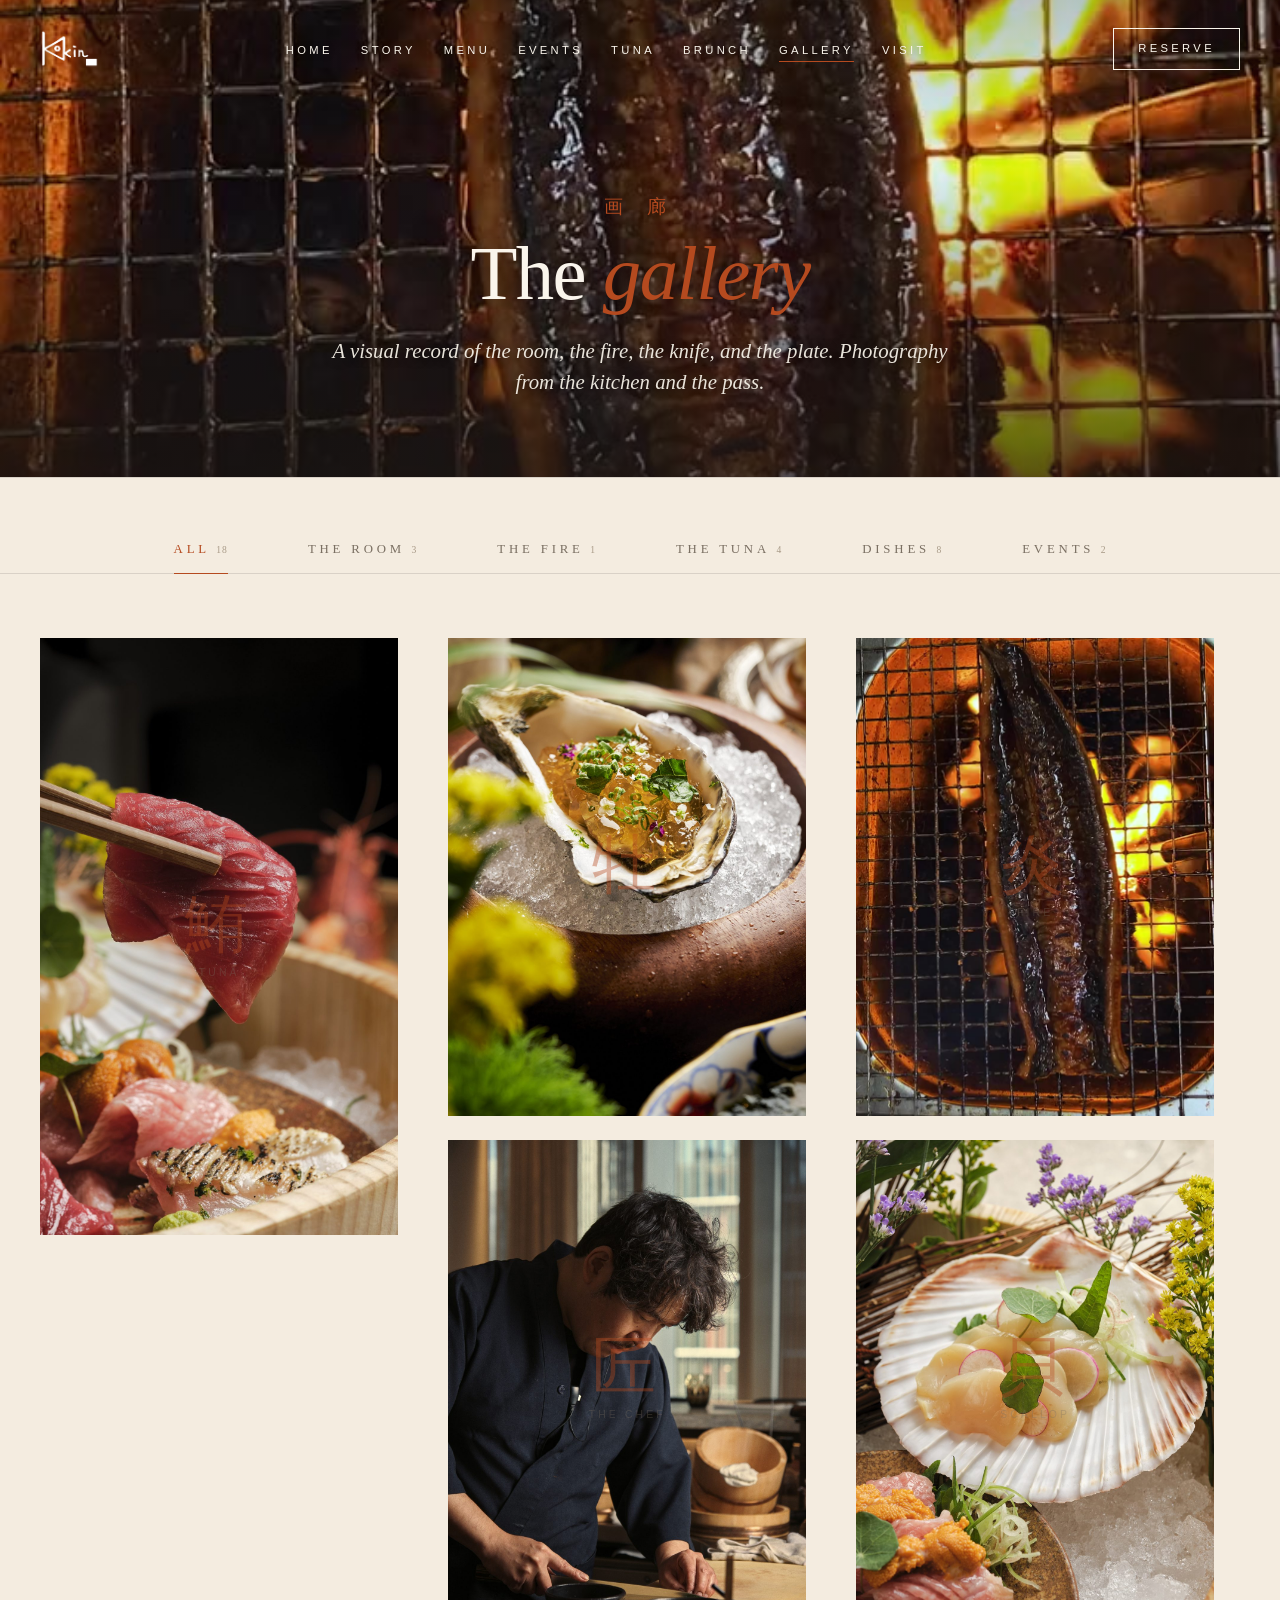
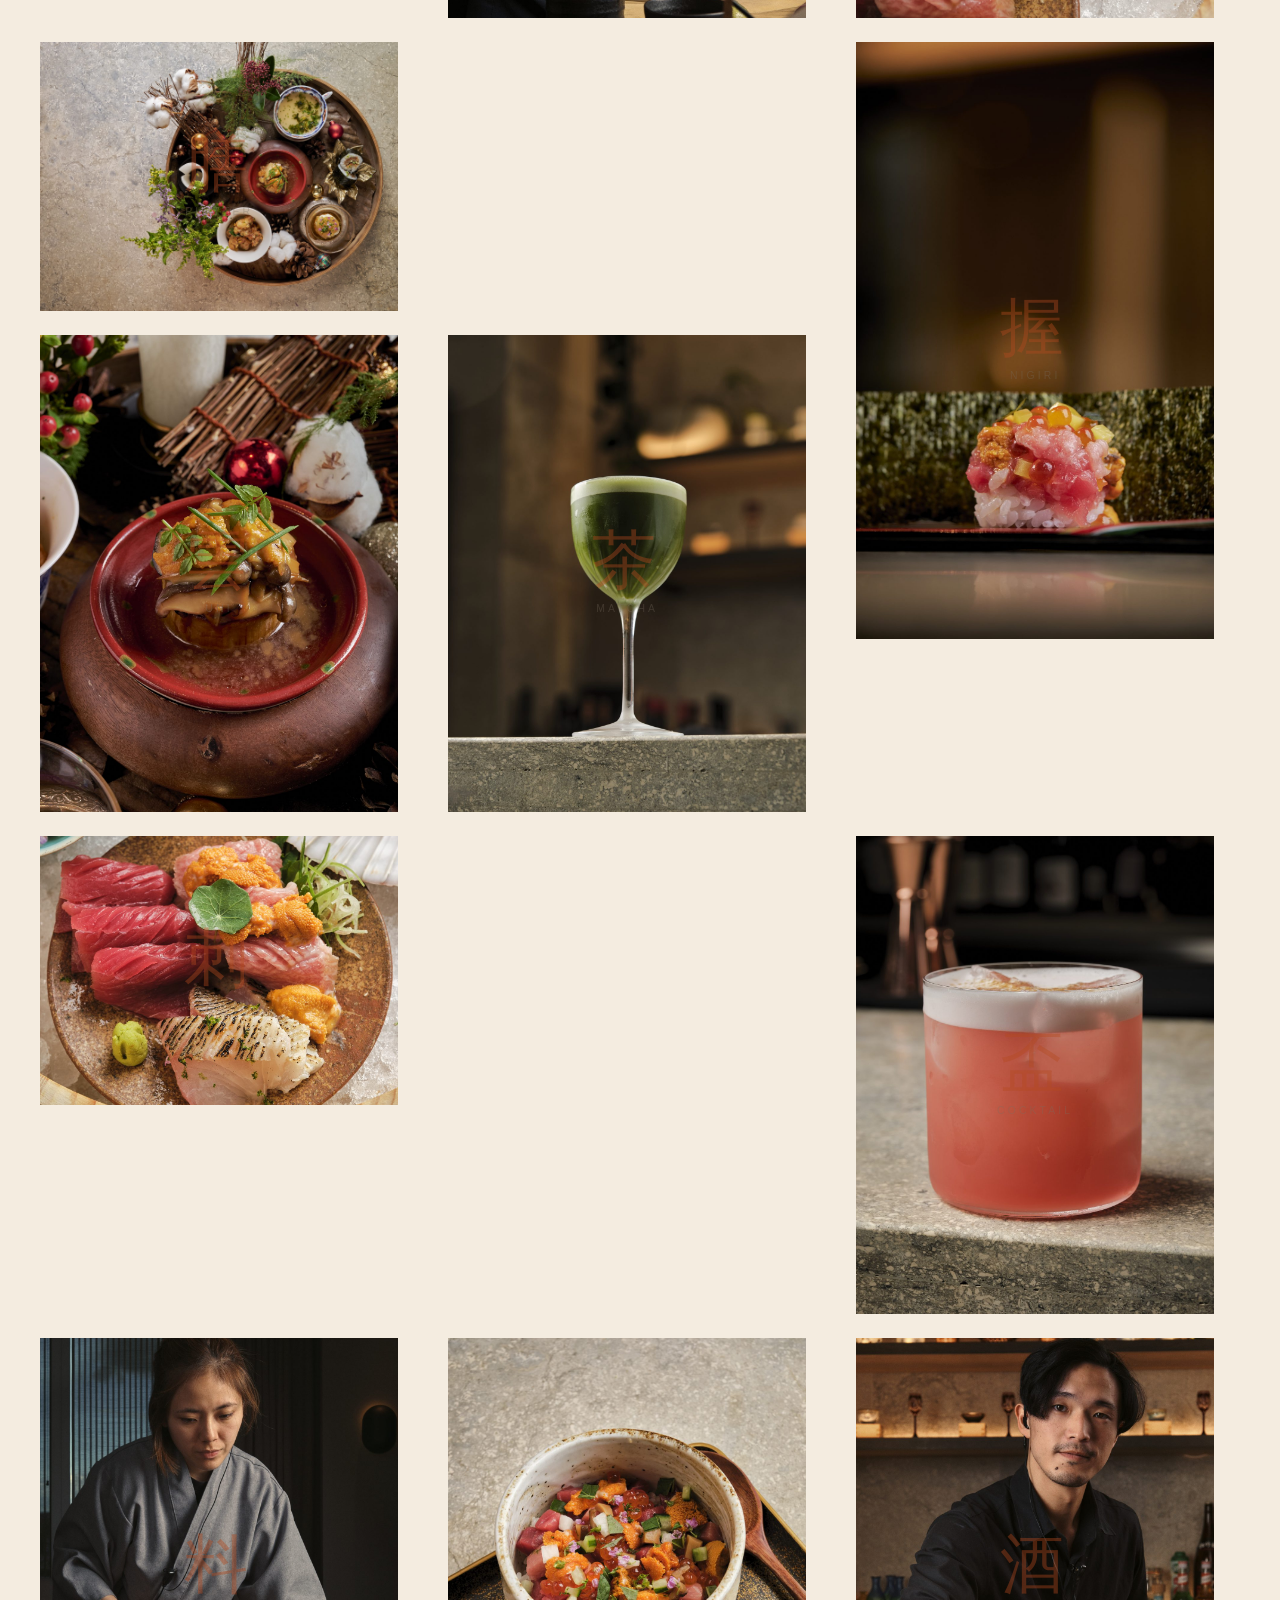
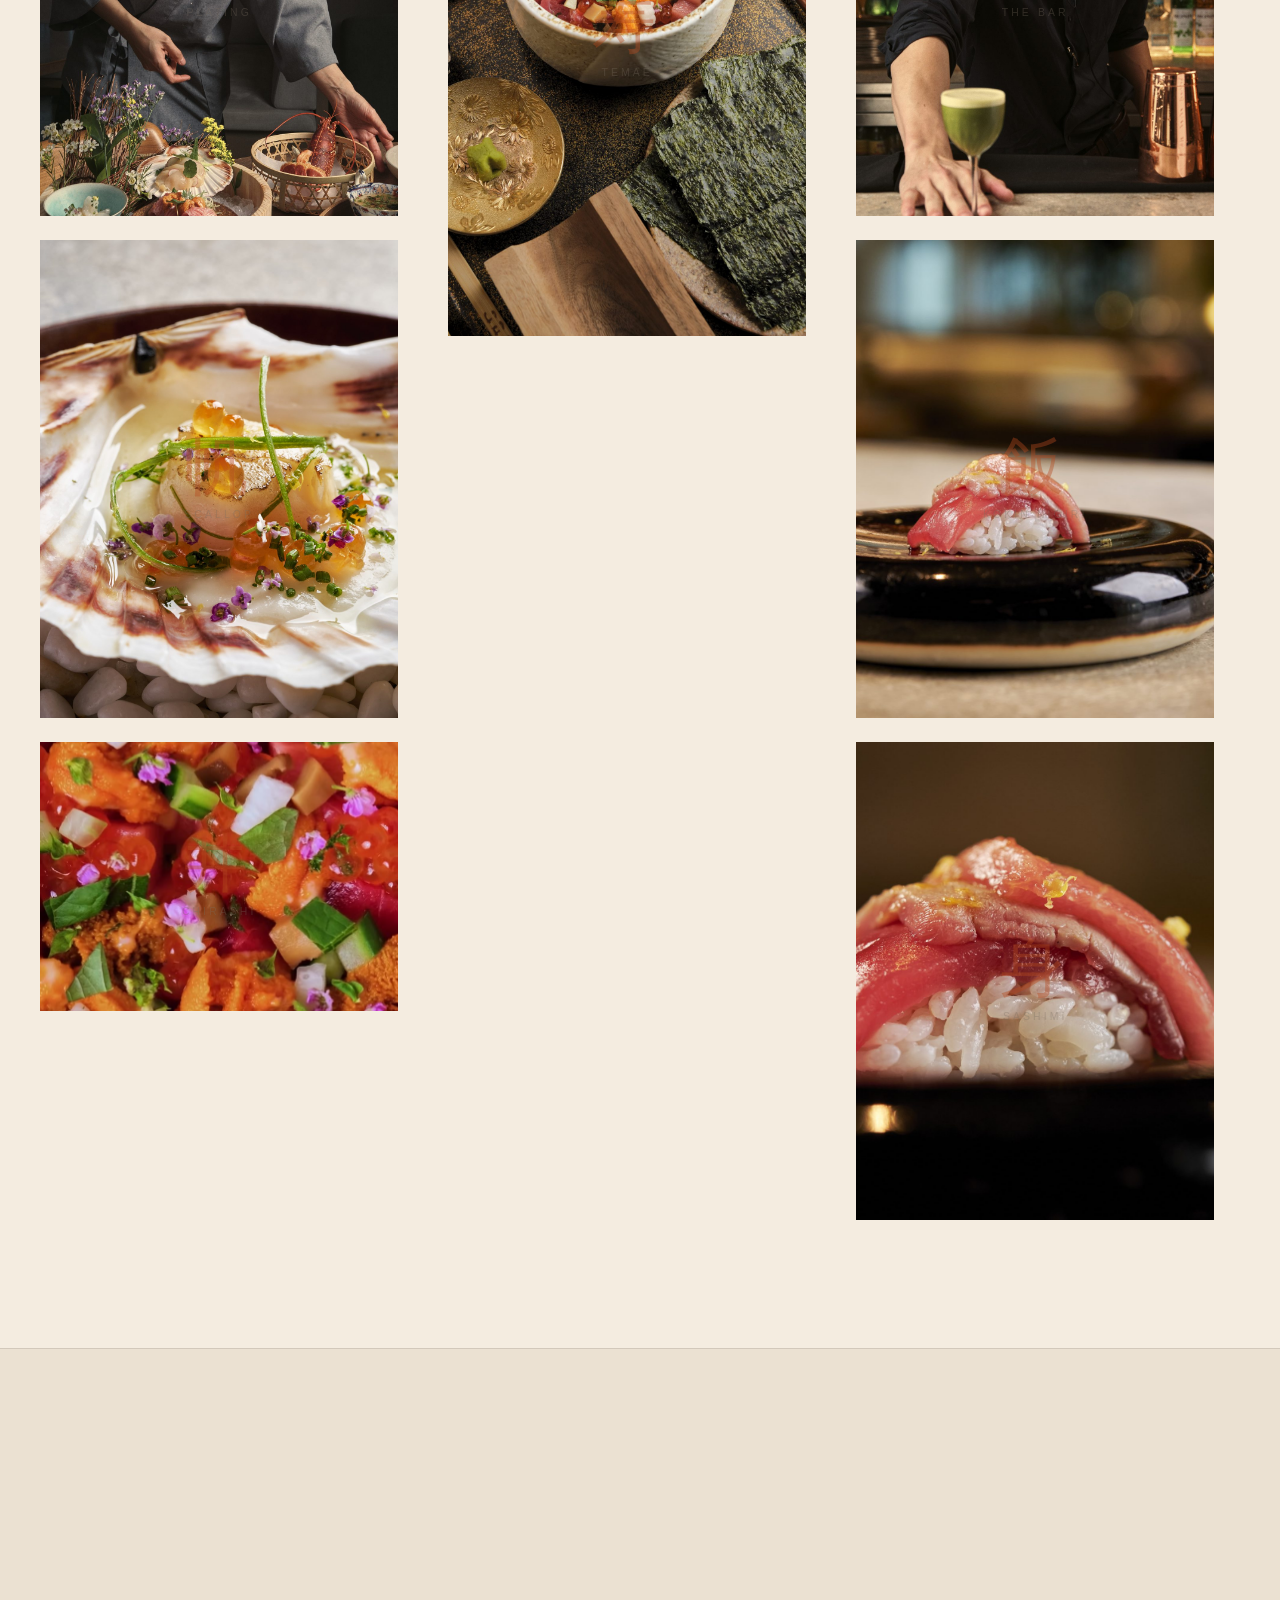
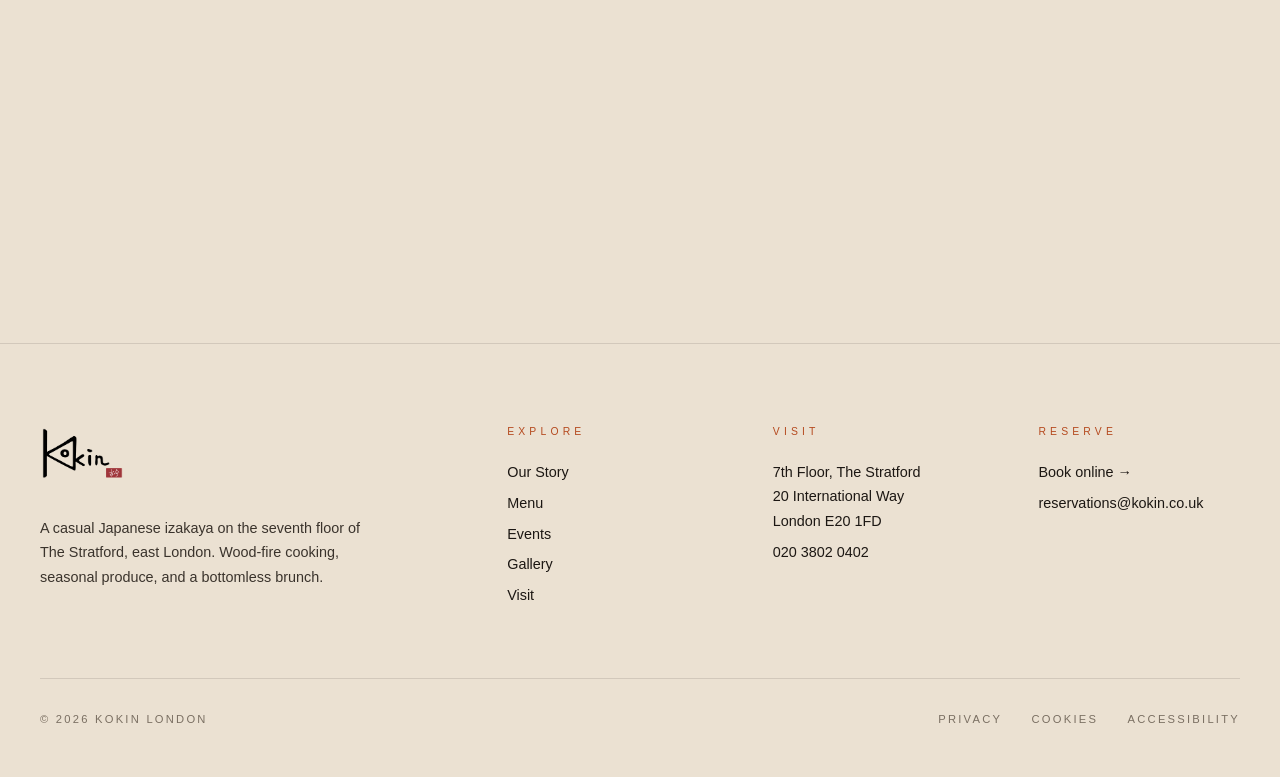
<file: gallery.html>
<!DOCTYPE html>
<html lang="en">
<head>
<meta charset="UTF-8" />
<meta name="viewport" content="width=device-width, initial-scale=1.0, viewport-fit=cover" />
<title>Gallery — Kokin Japanese Izakaya London | Photography</title>
<meta name="description" content="Photography from Kokin, Stratford — the dining room, the wood-fire kitchen, the tuna, the cocktails, the craft." />
<link rel="canonical" href="https://kokin.co.uk/gallery" />

<!-- Favicon -->
<link rel="icon" type="image/png" href="/assets/Kokin-Logo-black.png" />
<link rel="apple-touch-icon" href="/assets/Kokin-Logo-black.png" />

<!-- Open Graph / Social Sharing -->
<meta property="og:type" content="website" />
<meta property="og:site_name" content="Kokin" />
<meta property="og:title" content="Gallery — Kokin Japanese Izakaya London | Photography" />
<meta property="og:description" content="Photography from Kokin, Stratford — the dining room, the wood-fire kitchen, the tuna, the cocktails, the craft." />
<meta property="og:url" content="https://kokin.co.uk/gallery" />
<meta property="og:image" content="https://kokin.co.uk/assets/mixed-platter.jpg" />
<meta property="og:image:alt" content="Kokin — Japanese Izakaya, London" />
<meta property="og:locale" content="en_GB" />

<!-- Twitter Card -->
<meta name="twitter:card" content="summary_large_image" />
<meta name="twitter:title" content="Gallery — Kokin Japanese Izakaya London | Photography" />
<meta name="twitter:description" content="Photography from Kokin, Stratford — the dining room, the wood-fire kitchen, the tuna, the cocktails, the craft." />
<meta name="twitter:image" content="https://kokin.co.uk/assets/mixed-platter.jpg" />
<style>
/* ============================================
   KOKIN · Shared design system
   古今 — past and present
   ============================================ */

:root {
  /* Warm paper palette */
  --bone: #f4ece0;           /* base background — warm washi */
  --bone-deep: #ebe1d2;      /* slightly deeper tone for alt sections */
  --cream: #faf5ec;          /* lightest */
  --ink: #1c1713;            /* deep warm black for text */
  --ink-soft: #3a332c;       /* secondary text */
  --ash: #7a6f62;            /* tertiary / captions */
  --ash-dim: #a89a87;        /* hairline greys */
  --ember: #b54a1f;          /* ember — primary accent */
  --ember-deep: #7a2e12;     /* hover state */
  --line: rgba(28, 23, 19, 0.12);
  --line-strong: rgba(28, 23, 19, 0.22);
  
  --f-display: 'Cormorant Garamond', 'Times New Roman', serif;
  --f-jp: 'Noto Serif JP', serif;
  --f-body: 'Inter Tight', -apple-system, sans-serif;
}

* { box-sizing: border-box; margin: 0; padding: 0; }
html { scroll-behavior: smooth; }

body {
  background: var(--bone);
  color: var(--ink);
  font-family: var(--f-body);
  font-weight: 300;
  line-height: 1.55;
  -webkit-font-smoothing: antialiased;
  overflow-x: hidden;
}

/* subtle paper grain */
body::before {
  content: '';
  position: fixed; inset: 0;
  pointer-events: none; z-index: 1000;
  background-image: url("data:image/svg+xml;utf8,<svg xmlns='http://www.w3.org/2000/svg' width='200' height='200'><filter id='n'><feTurbulence type='fractalNoise' baseFrequency='0.85' numOctaves='2' stitchTiles='stitch'/><feColorMatrix values='0 0 0 0 0 0 0 0 0 0 0 0 0 0 0 0 0 0 0.07 0'/></filter><rect width='100%' height='100%' filter='url(%23n)'/></svg>");
  opacity: 0.55;
  mix-blend-mode: multiply;
}

img, video { max-width: 100%; display: block; }

/* Comprehensive link reset — kill all default browser colours */
a,
a:link,
a:visited,
a:hover,
a:active,
a:focus {
  color: inherit;
  text-decoration: none;
}
button { font-family: inherit; color: inherit; }

/* ============================================
   NAV
   ============================================ */
nav.main-nav {
  position: fixed; top: 0; left: 0; right: 0;
  z-index: 100;
  padding: 1.75rem 2.5rem;
  display: flex; justify-content: space-between; align-items: center;
  transition: all 0.5s cubic-bezier(0.2, 0.8, 0.2, 1);
}
nav.main-nav.scrolled {
  background: rgba(244, 236, 224, 0.88);
  backdrop-filter: blur(14px);
  padding: 1rem 2.5rem;
  border-bottom: 1px solid var(--line);
}
nav.main-nav .mark {
  font-family: var(--f-display);
  font-size: 1.5rem;
  letter-spacing: 0.35em;
  font-weight: 500;
  color: var(--ink);
  text-decoration: none;
  display: flex;
  align-items: center;
}
nav.main-nav .mark img {
  height: 42px;
  width: auto;
  display: block;
  transition: height 0.4s cubic-bezier(0.2, 0.8, 0.2, 1);
}
nav.main-nav.scrolled .mark img {
  height: 36px;
}
nav.main-nav .mark .kanji {
  font-family: var(--f-jp);
  font-size: 0.85rem;
  letter-spacing: 0.2em;
  color: var(--ember);
  margin-left: 0.5rem;
  font-weight: 400;
}
nav.main-nav ul {
  display: flex; list-style: none; gap: 1.75rem;
}
nav.main-nav ul a {
  color: var(--ink);
  text-decoration: none;
  font-size: 0.7rem;
  letter-spacing: 0.3em;
  text-transform: uppercase;
  font-weight: 400;
  position: relative;
  transition: opacity 0.3s;
}
nav.main-nav ul a::after {
  content: '';
  position: absolute; left: 0; bottom: -6px;
  width: 0; height: 1px;
  background: var(--ember);
  transition: width 0.4s cubic-bezier(0.2, 0.8, 0.2, 1);
}
nav.main-nav ul a:hover::after,
nav.main-nav ul a.active::after { width: 100%; }
nav.main-nav ul a.active { color: var(--ember); }

.reserve-btn {
  padding: 0.7rem 1.5rem;
  border: 1px solid var(--ink);
  color: var(--ink);
  text-decoration: none;
  font-size: 0.7rem;
  letter-spacing: 0.3em;
  text-transform: uppercase;
  transition: all 0.4s;
  background: transparent;
  cursor: pointer;
}
.reserve-btn:hover {
  background: var(--ember);
  border-color: var(--ember);
  color: var(--bone);
}

.menu-toggle {
  display: none;
  background: none;
  border: 0;
  cursor: pointer;
  padding: 0.5rem;
  width: 40px; height: 40px;
  flex-direction: column;
  justify-content: center;
  gap: 5px;
}
.menu-toggle span {
  display: block;
  width: 22px; height: 1px;
  background: var(--ink);
  transition: all 0.3s;
}
.menu-toggle.open span:nth-child(1) { transform: translateY(3px) rotate(45deg); }
.menu-toggle.open span:nth-child(2) { opacity: 0; }
.menu-toggle.open span:nth-child(3) { transform: translateY(-3px) rotate(-45deg); }

/* ============================================
   BUTTONS & CTAs
   ============================================ */
.cta-primary {
  padding: 1.1rem 2.5rem;
  background: var(--ember);
  color: var(--cream);
  text-decoration: none;
  font-size: 0.72rem;
  letter-spacing: 0.35em;
  text-transform: uppercase;
  transition: all 0.4s;
  position: relative;
  overflow: hidden;
  display: inline-block;
  cursor: pointer;
  border: 0;
  font-family: var(--f-body);
  font-weight: 400;
}
.cta-primary::before {
  content: ''; position: absolute; inset: 0;
  background: var(--ember-deep);
  transform: translateY(100%);
  transition: transform 0.4s cubic-bezier(0.2, 0.8, 0.2, 1);
  z-index: 0;
}
.cta-primary span { position: relative; z-index: 1; }
.cta-primary:hover::before { transform: translateY(0); }

.cta-secondary {
  color: var(--ink);
  text-decoration: none;
  font-size: 0.72rem;
  letter-spacing: 0.35em;
  text-transform: uppercase;
  border-bottom: 1px solid var(--line-strong);
  padding-bottom: 4px;
  transition: all 0.3s;
  font-weight: 400;
  display: inline-block;
}
.cta-secondary:hover { border-color: var(--ember); color: var(--ember); }

/* ============================================
   SECTION LABELS
   ============================================ */
.section-label {
  font-size: 0.7rem;
  letter-spacing: 0.4em;
  text-transform: uppercase;
  color: var(--ember);
  margin-bottom: 3rem;
  display: flex; align-items: center; gap: 1rem;
  font-weight: 500;
}
.section-label::before {
  content: ''; width: 32px; height: 1px; background: var(--ember);
}
.section-label .num {
  color: var(--ash);
  font-family: var(--f-display);
  font-size: 0.9rem;
  letter-spacing: 0.1em;
  font-weight: 400;
}

/* ============================================
   PAGE HERO (for non-home pages)
   ============================================ */
.page-hero {
  padding: 12rem 2.5rem 5rem;
  text-align: center;
  border-bottom: 1px solid var(--line);
  position: relative;
  overflow: hidden;
}
.page-hero-bg {
  position: absolute;
  inset: 0;
  z-index: 0;
  pointer-events: none;
  overflow: hidden;
}
.page-hero-bg img,
.page-hero-bg video {
  width: 100%;
  height: 100%;
  object-fit: cover;
}
.page-hero > *:not(.page-hero-bg) {
  position: relative;
  z-index: 1;
}
.page-hero .kanji-label {
  font-family: var(--f-jp);
  font-size: 1.2rem;
  color: var(--ember);
  letter-spacing: 0.5em;
  margin-bottom: 1rem;
  font-weight: 300;
}
.page-hero h1 {
  font-family: var(--f-display);
  font-size: clamp(3rem, 6vw, 5.5rem);
  font-weight: 300;
  line-height: 0.95;
  letter-spacing: -0.02em;
  margin-bottom: 1.5rem;
}
.page-hero h1 em { font-style: italic; color: var(--ember); }
.page-hero .lede {
  font-family: var(--f-display);
  font-size: 1.3rem;
  font-style: italic;
  color: var(--ink-soft);
  max-width: 640px;
  margin: 0 auto;
  line-height: 1.5;
}

/* ============================================
   FOOTER
   ============================================ */
footer.site-footer {
  padding: 5rem 2.5rem 3rem;
  border-top: 1px solid var(--line);
  background: var(--bone-deep);
}
.footer-inner {
  max-width: 1400px;
  margin: 0 auto;
  display: grid;
  grid-template-columns: 2fr 1fr 1fr 1fr;
  gap: 4rem;
}
.footer-brand .mark {
  font-family: var(--f-display);
  font-size: 1.75rem;
  letter-spacing: 0.3em;
  font-weight: 500;
  margin-bottom: 1.5rem;
  color: var(--ink);
  display: inline-block;
}
.footer-brand .mark img {
  height: 60px;
  width: auto;
  display: block;
}
.footer-brand .mark .kanji {
  font-family: var(--f-jp);
  font-size: 1rem;
  color: var(--ember);
  margin-left: 0.5rem;
  font-weight: 400;
}
.footer-brand p {
  font-size: 0.9rem;
  color: var(--ink-soft);
  max-width: 320px;
  line-height: 1.7;
}

.footer-block h6 {
  font-size: 0.65rem;
  letter-spacing: 0.4em;
  text-transform: uppercase;
  color: var(--ember);
  margin-bottom: 1.25rem;
  font-weight: 500;
}
.footer-block a,
.footer-block p {
  display: block;
  font-size: 0.9rem;
  color: var(--ink);
  text-decoration: none;
  line-height: 1.7;
  margin-bottom: 0.4rem;
  font-family: var(--f-body);
  transition: color 0.3s;
}
.footer-block a:hover { color: var(--ember); }
.footer-block small {
  font-size: 0.75rem;
  color: var(--ash);
  display: block;
  margin-top: 0.4rem;
}

.footer-bottom {
  max-width: 1400px;
  margin: 4rem auto 0;
  padding-top: 2rem;
  border-top: 1px solid var(--line);
  display: flex;
  justify-content: space-between;
  align-items: center;
  font-size: 0.7rem;
  letter-spacing: 0.2em;
  color: var(--ash);
  text-transform: uppercase;
}
.footer-bottom a { color: var(--ash); text-decoration: none; margin-left: 1.5rem; }
.footer-bottom a:hover { color: var(--ember); }

/* ============================================
   Reveal on scroll
   ============================================ */
.reveal {
  opacity: 0;
  transform: translateY(30px);
  transition: opacity 1s cubic-bezier(0.2, 0.8, 0.2, 1), transform 1s cubic-bezier(0.2, 0.8, 0.2, 1);
}
.reveal.visible {
  opacity: 1;
  transform: translateY(0);
}

/* ============================================
   MEDIA CONTAINERS
   Drop-in image/video slots used across pages.
   Each has fallback styling so the layout survives
   without media, and smooth loading when media is added.
   ============================================ */

/* Generic media frame — holds img/video and crops cleanly */
.media-frame {
  position: relative;
  overflow: hidden;
  background: linear-gradient(135deg, #e8dcc8 0%, #d4c5ad 100%);
}
.media-frame img,
.media-frame video {
  width: 100%;
  height: 100%;
  object-fit: cover;
  display: block;
  transition: transform 0.8s cubic-bezier(0.2, 0.8, 0.2, 1);
}
.media-frame:hover img,
.media-frame:hover video { transform: scale(1.03); }

/* Placeholder overlay — shown when no media is present.
   Add an <img> or <video> and the overlay is hidden automatically. */
.media-frame .placeholder {
  position: absolute; inset: 0;
  display: flex; align-items: center; justify-content: center;
  flex-direction: column;
  gap: 0.5rem;
  font-family: var(--f-jp);
  font-weight: 200;
  color: var(--ink);
  opacity: 0.3;
  letter-spacing: 0.3em;
  text-align: center;
  pointer-events: none;
  background:
    radial-gradient(circle at 30% 30%, rgba(181, 74, 31, 0.18), transparent 55%),
    radial-gradient(circle at 70% 70%, rgba(122, 46, 18, 0.22), transparent 60%);
}
.media-frame .placeholder .jp {
  font-size: 3.5rem;
  line-height: 1;
}
.media-frame .placeholder .label {
  font-family: var(--f-body);
  font-size: 0.65rem;
  letter-spacing: 0.4em;
  text-transform: uppercase;
  color: var(--ash);
  opacity: 0.7;
}
.media-frame:has(img) .placeholder,
.media-frame:has(video) .placeholder { display: none; }

/* Decorative ember frame (optional) */
.media-frame.framed::before {
  content: '';
  position: absolute;
  top: 12px; left: 12px; right: 12px; bottom: 12px;
  border: 1px solid rgba(250, 245, 236, 0.4);
  pointer-events: none;
  z-index: 2;
}
.media-frame.ember-border {
  outline: 1px solid var(--ember);
  outline-offset: -1px;
}

/* Aspect ratios */
.ratio-3-4 { aspect-ratio: 3/4; }
.ratio-4-5 { aspect-ratio: 4/5; }
.ratio-1-1 { aspect-ratio: 1/1; }
.ratio-16-9 { aspect-ratio: 16/9; }
.ratio-5-7 { aspect-ratio: 5/7; }

/* Hero video — full-bleed background behind content */
.hero-video-bg {
  position: absolute;
  inset: 0;
  overflow: hidden;
  z-index: 0;
}
.hero-video-bg video,
.hero-video-bg img {
  width: 100%;
  height: 100%;
  object-fit: cover;
  opacity: 0.25;
  filter: grayscale(0.3) contrast(0.95);
}
.hero-video-bg::after {
  content: '';
  position: absolute; inset: 0;
  background: linear-gradient(180deg, var(--bone) 0%, rgba(244, 236, 224, 0.4) 40%, var(--bone) 100%);
  pointer-events: none;
}

/* Gallery strip — horizontal scrolling media row */
.gallery-strip {
  padding: 8rem 0;
  border-top: 1px solid var(--line);
  overflow: hidden;
  background: var(--bone);
}
.gallery-strip-header {
  max-width: 1400px;
  margin: 0 auto 4rem;
  padding: 0 2.5rem;
  display: flex;
  justify-content: space-between;
  align-items: end;
  gap: 3rem;
}
.gallery-strip-header h2 {
  font-family: var(--f-display);
  font-size: clamp(2.5rem, 5vw, 4rem);
  font-weight: 300;
  line-height: 0.95;
  letter-spacing: -0.02em;
}
.gallery-strip-header h2 em { font-style: italic; color: var(--ember); }
.gallery-strip-header p {
  font-size: 0.95rem;
  color: var(--ink-soft);
  line-height: 1.7;
  max-width: 380px;
}
.gallery-track {
  display: flex;
  gap: 1.5rem;
  padding: 0 2.5rem;
  overflow-x: auto;
  scroll-snap-type: x mandatory;
  -webkit-overflow-scrolling: touch;
  scrollbar-width: none;
}
.gallery-track::-webkit-scrollbar { display: none; }
.gallery-item {
  flex: 0 0 auto;
  width: clamp(260px, 28vw, 400px);
  scroll-snap-align: start;
}
.gallery-item .media-frame { aspect-ratio: 3/4; }
.gallery-item .caption {
  margin-top: 1.25rem;
  font-family: var(--f-display);
  font-size: 0.95rem;
  color: var(--ink);
  letter-spacing: 0.02em;
  font-weight: 400;
}
.gallery-item .caption .jp-caption {
  font-family: var(--f-jp);
  color: var(--ash);
  font-size: 0.8rem;
  letter-spacing: 0.3em;
  margin-left: 0.5rem;
  font-weight: 300;
}

/* ============================================
   Responsive
   ============================================ */
@media (max-width: 900px) {
  nav.main-nav { padding: 1.25rem 1.5rem; }
  nav.main-nav.scrolled { padding: 1rem 1.5rem; }
  
  nav.main-nav ul {
    position: fixed;
    top: 0; left: 0; right: 0; bottom: 0;
    background: var(--bone);
    flex-direction: column;
    justify-content: center;
    align-items: center;
    gap: 2.5rem;
    transform: translateX(100%);
    transition: transform 0.5s cubic-bezier(0.2, 0.8, 0.2, 1);
    z-index: 99;
    padding-top: env(safe-area-inset-top, 0px);
  }
  nav.main-nav ul.open { transform: translateX(0); }
  nav.main-nav ul a {
    font-size: 1.1rem;
    letter-spacing: 0.2em;
  }
  
  .menu-toggle { display: flex; z-index: 101; }
  nav.main-nav .reserve-btn { display: none; }
  
  .page-hero { padding: 9rem 1.5rem 4rem; }
  
  .footer-inner {
    grid-template-columns: 1fr 1fr;
    gap: 3rem;
  }
  .footer-bottom {
    flex-direction: column;
    gap: 1rem;
    text-align: center;
  }
  .footer-bottom > div { margin: 0; }
  .footer-bottom a { margin: 0 0.75rem; }

  .gallery-strip { padding: 5rem 0; }
  .gallery-strip-header {
    flex-direction: column;
    align-items: flex-start;
    padding: 0 1.5rem;
    margin-bottom: 3rem;
  }
  .gallery-track { padding: 0 1.5rem; gap: 1rem; }
  .gallery-item { width: 70vw; }
}

@media (max-width: 600px) {
  .footer-inner { grid-template-columns: 1fr; }
}


/* White nav at top on all pages — flips to ink on scroll */
nav.main-nav ul:not(.open) a {
  color: var(--cream) !important;
  text-shadow: 0 1px 6px rgba(0,0,0,0.35);
}
nav.main-nav.scrolled ul:not(.open) a {
  color: var(--ink) !important;
  text-shadow: none;
}
/* Mobile: when menu overlay is open, text is dark on cream */
nav.main-nav ul.open a {
  color: var(--ink) !important;
  text-shadow: none !important;
}
nav.main-nav .menu-toggle span {
  background: var(--cream) !important;
  box-shadow: 0 1px 4px rgba(0,0,0,0.3);
}
nav.main-nav.scrolled .menu-toggle span,
nav.main-nav .menu-toggle.open span {
  background: var(--ink) !important;
  box-shadow: none;
}
nav.main-nav .mark img {
  filter: brightness(0) invert(1);
  transition: filter 0.4s;
}
nav.main-nav.scrolled .mark img,
body.menu-open nav.main-nav .mark img {
  filter: none;
}
/* Mobile: nav pulled up to cover iOS safe-area, made fully opaque when scrolled */
@media (max-width: 900px) {
  nav.main-nav {
    top: calc(-1 * env(safe-area-inset-top, 0px)) !important;
    padding-top: calc(1.25rem + env(safe-area-inset-top, 0px)) !important;
  }
  nav.main-nav.scrolled {
    background: var(--bone) !important;
    backdrop-filter: none !important;
    padding-top: calc(1rem + env(safe-area-inset-top, 0px)) !important;
  }
}

nav.main-nav .reserve-btn {
  border-color: var(--cream) !important;
  color: var(--cream) !important;
  text-shadow: 0 1px 6px rgba(0,0,0,0.35);
}
nav.main-nav.scrolled .reserve-btn {
  border-color: var(--ink) !important;
  color: var(--ink) !important;
  text-shadow: none;
}
nav.main-nav .reserve-btn:hover {
  background: var(--ember) !important;
  border-color: var(--ember) !important;
  color: var(--bone) !important;
  text-shadow: none;
}

/* Hero text sits over images/videos — keep it white with ember accents */
.page-hero h1 {
  color: var(--cream) !important;
  text-shadow: 0 2px 20px rgba(0,0,0,0.45);
}
.page-hero .lede {
  color: rgba(250, 245, 236, 0.92) !important;
  text-shadow: 0 1px 12px rgba(0,0,0,0.45);
}
.page-hero .kanji-label {
  text-shadow: 0 1px 8px rgba(0,0,0,0.5);
}
/* Darken the hero media with a soft bottom gradient so text stays legible */
.page-hero::after {
  content: '';
  position: absolute;
  inset: 0;
  background: linear-gradient(180deg, rgba(26,20,16,0.25) 0%, rgba(26,20,16,0.05) 35%, rgba(26,20,16,0.7) 100%);
  z-index: 0;
  pointer-events: none;
}
.page-hero { position: relative; }
.page-hero-bg { z-index: 0; }
.page-hero > *:not(.page-hero-bg) { position: relative; z-index: 2; }

/* Cream cap covering iOS safe-area — fades in once scrolled, so scrolled page content can't peek through */
body::before {
  content: '';
  position: fixed;
  top: 0;
  left: 0;
  right: 0;
  height: env(safe-area-inset-top, 0px);
  background: var(--bone);
  z-index: 99;
  pointer-events: none;
  opacity: 0;
  transition: opacity 0.3s ease;
}
body.nav-scrolled::before {
  opacity: 1;
}
</style>

<style>
  /* Gallery filter bar */
  .filter-bar {
    padding: 3rem 2.5rem 0;
    display: flex;
    justify-content: center;
    gap: 2rem;
    flex-wrap: wrap;
    border-bottom: 1px solid var(--line);
  }
  .filter-btn {
    background: none;
    border: 0;
    padding: 1rem 1.5rem;
    font-family: var(--f-display);
    font-size: 0.8rem;
    letter-spacing: 0.3em;
    text-transform: uppercase;
    color: var(--ash);
    cursor: pointer;
    position: relative;
    transition: color 0.3s;
    font-weight: 400;
  }
  .filter-btn::after {
    content: '';
    position: absolute;
    bottom: -1px; left: 1.5rem; right: 1.5rem;
    height: 1px;
    background: var(--ember);
    transform: scaleX(0);
    transition: transform 0.4s cubic-bezier(0.2, 0.8, 0.2, 1);
  }
  .filter-btn:hover { color: var(--ink); }
  .filter-btn.active { color: var(--ember); }
  .filter-btn.active::after { transform: scaleX(1); }
  .filter-btn .count {
    font-size: 0.6rem;
    color: var(--ash-dim);
    margin-left: 0.4rem;
    letter-spacing: 0.1em;
  }

  /* Masonry grid */
  .gallery-grid {
    max-width: 1600px;
    margin: 0 auto;
    padding: 4rem 2.5rem 8rem;
    display: grid;
    grid-template-columns: repeat(3, 1fr);
    gap: 1.5rem;
    grid-auto-flow: dense;
  }
  .gallery-item {
    position: relative;
    overflow: hidden;
    background: linear-gradient(160deg, var(--bone-deep) 0%, var(--cream) 100%);
    cursor: pointer;
    transition: transform 0.5s cubic-bezier(0.2, 0.8, 0.2, 1),
                opacity 0.4s;
    aspect-ratio: 3/4;
  }
  /* Vary aspect ratios and spans for editorial feel */
  .gallery-item.tall { aspect-ratio: 3/5; grid-row: span 2; }
  .gallery-item.wide { aspect-ratio: 4/3; grid-column: span 2; }
  .gallery-item.square { aspect-ratio: 1/1; }
  .gallery-item.portrait { aspect-ratio: 2/3; }
  .gallery-item.landscape { aspect-ratio: 3/2; grid-column: span 2; }
  
  .gallery-item img {
    width: 100%; height: 100%;
    object-fit: cover;
    transition: transform 0.8s cubic-bezier(0.2, 0.8, 0.2, 1);
  }
  .gallery-item:hover img { transform: scale(1.05); }
  .gallery-item.hidden { display: none; }
  
  /* Placeholder with kanji */
  .gallery-placeholder {
    position: absolute;
    inset: 0;
    display: flex;
    flex-direction: column;
    align-items: center;
    justify-content: center;
    font-family: var(--f-jp);
    color: var(--ember);
    opacity: 0.4;
    pointer-events: none;
  }
  .gallery-placeholder .char {
    font-size: 4rem;
    font-weight: 200;
    line-height: 1;
    letter-spacing: 0.1em;
    margin-bottom: 0.5rem;
  }
  .gallery-placeholder .label {
    font-family: var(--f-body);
    font-size: 0.65rem;
    letter-spacing: 0.3em;
    text-transform: uppercase;
    color: var(--ash);
    opacity: 0.8;
  }
  
  /* Overlay caption on hover */
  .gallery-overlay {
    position: absolute;
    inset: 0;
    background: linear-gradient(180deg, transparent 50%, rgba(28, 23, 19, 0.75));
    display: flex;
    align-items: flex-end;
    padding: 1.5rem;
    opacity: 0;
    transition: opacity 0.4s;
    z-index: 2;
    pointer-events: none;
  }
  .gallery-item:hover .gallery-overlay { opacity: 1; }
  .gallery-overlay .caption {
    color: var(--cream);
    font-family: var(--f-display);
    font-size: 0.95rem;
    font-style: italic;
    letter-spacing: 0.02em;
    line-height: 1.3;
  }
  .gallery-overlay .tag {
    color: var(--ember);
    font-family: var(--f-body);
    font-size: 0.6rem;
    letter-spacing: 0.3em;
    text-transform: uppercase;
    margin-bottom: 0.4rem;
    font-weight: 500;
  }
  
  /* Closing band */
  .gallery-closing {
    padding: 8rem 2.5rem;
    background: var(--bone-deep);
    border-top: 1px solid var(--line);
    text-align: center;
  }
  .gallery-closing .kanji-label {
    font-family: var(--f-jp);
    font-size: 1.1rem;
    color: var(--ember);
    letter-spacing: 0.5em;
    margin-bottom: 1.5rem;
  }
  .gallery-closing h2 {
    font-family: var(--f-display);
    font-size: clamp(2rem, 4vw, 3rem);
    font-weight: 300;
    line-height: 1.1;
    letter-spacing: -0.015em;
    margin-bottom: 1.5rem;
    max-width: 700px;
    margin-left: auto;
    margin-right: auto;
  }
  .gallery-closing h2 em { font-style: italic; color: var(--ember); }
  .gallery-closing p {
    font-family: var(--f-display);
    font-style: italic;
    font-size: 1.1rem;
    color: var(--ink-soft);
    max-width: 560px;
    margin: 0 auto 2.5rem;
    line-height: 1.6;
  }

  @media (max-width: 900px) {
    .filter-bar { padding: 2rem 1rem 0; gap: 0.5rem; }
    .filter-btn { padding: 0.75rem 0.75rem; font-size: 0.7rem; letter-spacing: 0.2em; }
    .gallery-grid {
      grid-template-columns: repeat(2, 1fr);
      gap: 0.75rem;
      padding: 2.5rem 1rem 5rem;
    }
    .gallery-item.wide,
    .gallery-item.landscape { grid-column: span 2; }
    .gallery-item.tall { grid-row: span 2; }
    .gallery-closing { padding: 5rem 1.5rem; }
  }
  
  @media (max-width: 520px) {
    .gallery-grid { grid-template-columns: 1fr; }
    .gallery-item,
    .gallery-item.wide,
    .gallery-item.landscape { grid-column: span 1; }
    .gallery-item.tall { grid-row: span 1; aspect-ratio: 3/4; }
  }
</style>
</head>
<body>

<nav class="main-nav">
  <a href="/" class="mark"><img src="assets/Kokin-Logo-black.png" alt="Kokin 古今" /></a>
  <button class="menu-toggle" aria-label="Menu"><span></span><span></span><span></span></button>
  <ul>
    <li><a href="/">Home</a></li>
    <li><a href="/story">Story</a></li>
    <li><a href="/menu">Menu</a></li>
    <li><a href="/events">Events</a></li>
    <li><a href="/tuna-showcase">Tuna</a></li>
    <li><a href="/bottomless-brunch">Brunch</a></li>
    <li><a href="/gallery" class="active">Gallery</a></li>
    <li><a href="/visit">Visit</a></li>
  </ul>
  <a href="https://www.exploretock.com/kokin-london" class="reserve-btn" target="_blank" rel="noopener">Reserve</a>
</nav>

<section class="page-hero">
  <div class="page-hero-bg"><img src="assets/kokin-showacse-poster.jpg" alt="Woodfire kitchen at Kokin" onerror="this.parentElement.style.display='none'" /></div>
  <div class="kanji-label">画 廊</div>
  <h1>The <em>gallery</em></h1>
  <p class="lede">A visual record of the room, the fire, the knife, and the plate. Photography from the kitchen and the pass.</p>
</section>

<div class="filter-bar">
  <button class="filter-btn active" data-filter="all">All</button>
  <button class="filter-btn" data-filter="room">The Room</button>
  <button class="filter-btn" data-filter="fire">The Fire</button>
  <button class="filter-btn" data-filter="tuna">The Tuna</button>
  <button class="filter-btn" data-filter="dishes">Dishes</button>
  <button class="filter-btn" data-filter="events">Events</button>
</div>

<div class="gallery-grid">
  
  <!-- Row 1 -->
  <div class="gallery-item tall" data-cat="tuna">
    <img src="assets/sashimi-tuna.jpg" alt="Tuna sashimi at Kokin" onerror="this.style.display='none'" />
    <div class="gallery-placeholder"><div class="char">鮪</div><div class="label">Tuna</div></div>
    <div class="gallery-overlay"><div><div class="tag">The Tuna</div><div class="caption">Wild bluefin akami, lifted</div></div></div>
  </div>
  
  <div class="gallery-item" data-cat="dishes">
    <img src="assets/oyster.jpg" alt="Oyster with nabansu jelly" onerror="this.style.display='none'" />
    <div class="gallery-placeholder"><div class="char">牡</div><div class="label">Oyster</div></div>
    <div class="gallery-overlay"><div><div class="tag">Dishes</div><div class="caption">Oyster &amp; nabansu jelly</div></div></div>
  </div>
  
  <div class="gallery-item" data-cat="fire">
    <img src="assets/kokin-showacse-poster.jpg" alt="Fish grilling over woodfire" onerror="this.style.display='none'" />
    <div class="gallery-placeholder"><div class="char">炎</div><div class="label">Fire</div></div>
    <div class="gallery-overlay"><div><div class="tag">The Fire</div><div class="caption">Cherry wood, mid-service</div></div></div>
  </div>
  
  <!-- Row 2 -->
  <div class="gallery-item" data-cat="room">
    <img src="assets/headchef1.jpg" alt="At the pass" onerror="this.style.display='none'" />
    <div class="gallery-placeholder"><div class="char">匠</div><div class="label">The Chef</div></div>
    <div class="gallery-overlay"><div><div class="tag">The Room</div><div class="caption">At the pass</div></div></div>
  </div>
  
  <div class="gallery-item wide" data-cat="dishes">
    <img src="assets/mixed-platter.jpg" alt="Assorted Japanese starter platter" onerror="this.style.display='none'" />
    <div class="gallery-placeholder"><div class="char">膳</div><div class="label">Platter</div></div>
    <div class="gallery-overlay"><div><div class="tag">Dishes</div><div class="caption">Seasonal assorted platter</div></div></div>
  </div>
  
  <!-- Row 3 -->
  <div class="gallery-item" data-cat="dishes">
    <img src="assets/scallops.jpg" alt="Scallop sashimi in shell" onerror="this.style.display='none'" />
    <div class="gallery-placeholder"><div class="char">貝</div><div class="label">Scallop</div></div>
    <div class="gallery-overlay"><div><div class="tag">Dishes</div><div class="caption">Scallop sashimi, in shell</div></div></div>
  </div>
  
  <div class="gallery-item tall" data-cat="tuna">
    <img src="assets/tunasushi.jpg" alt="Bluefin otoro nigiri close-up" onerror="this.style.display='none'" />
    <div class="gallery-placeholder"><div class="char">握</div><div class="label">Nigiri</div></div>
    <div class="gallery-overlay"><div><div class="tag">The Tuna</div><div class="caption">Otoro nigiri, close</div></div></div>
  </div>
  
  <div class="gallery-item" data-cat="dishes">
    <img src="assets/sea-urchin.jpg" alt="Sea urchin dish with mushrooms" onerror="this.style.display='none'" />
    <div class="gallery-placeholder"><div class="char">雲</div><div class="label">Uni</div></div>
    <div class="gallery-overlay"><div><div class="tag">Dishes</div><div class="caption">Sea urchin &amp; mushrooms</div></div></div>
  </div>
  
  <!-- Row 4 -->
  <div class="gallery-item" data-cat="events">
    <img src="assets/cocktail-matcha.jpg" alt="Matcha cocktail" onerror="this.style.display='none'" />
    <div class="gallery-placeholder"><div class="char">茶</div><div class="label">Matcha</div></div>
    <div class="gallery-overlay"><div><div class="tag">Events</div><div class="caption">Matcha cocktail, from the bar</div></div></div>
  </div>
  
  <div class="gallery-item wide" data-cat="dishes">
    <img src="assets/sashimi-platter.jpg" alt="Mixed sashimi platter" onerror="this.style.display='none'" />
    <div class="gallery-placeholder"><div class="char">刺</div><div class="label">Sashimi</div></div>
    <div class="gallery-overlay"><div><div class="tag">Dishes</div><div class="caption">Chef's sashimi selection</div></div></div>
  </div>
  
  <!-- Row 5 -->
  <div class="gallery-item" data-cat="events">
    <img src="assets/cocktail-pink.jpg" alt="Pink cocktail" onerror="this.style.display='none'" />
    <div class="gallery-placeholder"><div class="char">盃</div><div class="label">Cocktail</div></div>
    <div class="gallery-overlay"><div><div class="tag">Events</div><div class="caption">Weekend brunch, poured</div></div></div>
  </div>
  
  <div class="gallery-item" data-cat="room">
    <img src="assets/second-in-command.jpg" alt="Chef plating sashimi course" onerror="this.style.display='none'" />
    <div class="gallery-placeholder"><div class="char">料</div><div class="label">Plating</div></div>
    <div class="gallery-overlay"><div><div class="tag">The Room</div><div class="caption">Plating the sashimi course</div></div></div>
  </div>
  
  <div class="gallery-item tall" data-cat="dishes">
    <img src="assets/make-sushi.jpg" alt="Signature TEMAE sushi" onerror="this.style.display='none'" />
    <div class="gallery-placeholder"><div class="char">寿</div><div class="label">TEMAE</div></div>
    <div class="gallery-overlay"><div><div class="tag">Dishes</div><div class="caption">TEMAE — smoked rice, ikura, tuna</div></div></div>
  </div>
  
  <!-- Row 6 -->
  <div class="gallery-item wide" data-cat="tuna">
    <img src="assets/kokin-montage2-poster.jpg" alt="Tuna chirashi bowl" onerror="this.style.display='none'" />
    <div class="gallery-placeholder"><div class="char">丼</div><div class="label">Chirashi</div></div>
    <div class="gallery-overlay"><div><div class="tag">The Tuna</div><div class="caption">Chirashi — otoro, chutoro, akami</div></div></div>
  </div>
  
  <div class="gallery-item" data-cat="room">
    <img src="assets/barman.jpg" alt="Bartender with signature cocktail" onerror="this.style.display='none'" />
    <div class="gallery-placeholder"><div class="char">酒</div><div class="label">The Bar</div></div>
    <div class="gallery-overlay"><div><div class="tag">The Room</div><div class="caption">At the bar, service</div></div></div>
  </div>
  
  <!-- Row 7 -->
  <div class="gallery-item" data-cat="dishes">
    <img src="assets/scallops2.jpg" alt="Grilled scallop with roe" onerror="this.style.display='none'" />
    <div class="gallery-placeholder"><div class="char">帆</div><div class="label">Scallop</div></div>
    <div class="gallery-overlay"><div><div class="tag">Dishes</div><div class="caption">Wood-fire scallop &amp; ikura</div></div></div>
  </div>
  
  <div class="gallery-item" data-cat="dishes">
    <img src="assets/nigiri.jpg" alt="Kokin-style smoked rice nigiri" onerror="this.style.display='none'" />
    <div class="gallery-placeholder"><div class="char">飯</div><div class="label">Kokin Nigiri</div></div>
    <div class="gallery-overlay"><div><div class="tag">Dishes</div><div class="caption">Kokin-style, smoked rice</div></div></div>
  </div>
  
  <div class="gallery-item" data-cat="tuna">
    <img src="assets/tuna-sashimi.jpg" alt="Tuna sashimi" onerror="this.style.display='none'" />
    <div class="gallery-placeholder"><div class="char">身</div><div class="label">Sashimi</div></div>
    <div class="gallery-overlay"><div><div class="tag">The Tuna</div><div class="caption">Three cuts, one fish</div></div></div>
  </div>
  
</div>

<section class="gallery-closing">
  <div class="reveal">
    <div class="kanji-label">予 約</div>
    <h2>Experience it<br/><em>in person</em>.</h2>
    <p>The photographs are only a fragment. The fire, the knife, the plate — best seen seven floors above Stratford, on any evening except Monday.</p>
    <a href="https://www.exploretock.com/kokin-london" class="cta-primary" target="_blank" rel="noopener"><span>Reserve a table</span></a>
  </div>
</section>

<footer class="site-footer">
  <div class="footer-inner">
    <div class="footer-brand">
      <div class="mark"><img src="assets/Kokin-Logo-black.png" alt="Kokin 古今" /></div>
      <p>A casual Japanese izakaya on the seventh floor of The Stratford, east London. Wood-fire cooking, seasonal produce, and a bottomless brunch.</p>
    </div>
    <div class="footer-block">
      <h6>Explore</h6>
      <a href="/story">Our Story</a>
      <a href="/menu">Menu</a>
      <a href="/events">Events</a>
      <a href="/gallery">Gallery</a>
      <a href="/visit">Visit</a>
    </div>
    <div class="footer-block">
      <h6>Visit</h6>
      <p>7th Floor, The Stratford<br/>20 International Way<br/>London E20 1FD</p>
      <a href="tel:02038020402">020 3802 0402</a>
    </div>
    <div class="footer-block">
      <h6>Reserve</h6>
      <a href="https://www.exploretock.com/kokin-london" target="_blank" rel="noopener">Book online →</a>
      <a href="mailto:reservations@kokin.co.uk">reservations@kokin.co.uk</a>
    </div>
  </div>
  <div class="footer-bottom">
    <div>© 2026 Kokin London</div>
    <div>
      <a href="#">Privacy</a>
      <a href="#">Cookies</a>
      <a href="#">Accessibility</a>
    </div>
  </div>
</footer>

<script>
// KOKIN · Shared site scripts

(function () {
  // Nav scroll state
  const nav = document.querySelector('.main-nav');
  if (nav) {
    const onScroll = () => {
      if (window.scrollY > 60) {
        nav.classList.add('scrolled');
        document.body.classList.add('nav-scrolled');
      } else {
        nav.classList.remove('scrolled');
        document.body.classList.remove('nav-scrolled');
      }
    };
    window.addEventListener('scroll', onScroll, { passive: true });
    onScroll();
  }

  // Mobile menu
  const toggle = document.querySelector('.menu-toggle');
  const menu = document.querySelector('.main-nav ul');
  if (toggle && menu) {
    toggle.addEventListener('click', () => {
      toggle.classList.toggle('open');
      menu.classList.toggle('open');
    });
    menu.querySelectorAll('a').forEach(a => {
      a.addEventListener('click', () => {
        toggle.classList.remove('open');
        menu.classList.remove('open');
      });
    });
  }

  // Reveal on scroll
  const observer = new IntersectionObserver((entries) => {
    entries.forEach(entry => {
      if (entry.isIntersecting) {
        entry.target.classList.add('visible');
        observer.unobserve(entry.target);
      }
    });
  }, { threshold: 0.1, rootMargin: '0px 0px -80px 0px' });
  document.querySelectorAll('.reveal').forEach(el => observer.observe(el));
})();

</script>
<script>
  // Category filter
  const buttons = document.querySelectorAll('.filter-btn');
  const items = document.querySelectorAll('.gallery-item');
  
  // Update counts on buttons
  buttons.forEach(btn => {
    const filter = btn.dataset.filter;
    let count;
    if (filter === 'all') {
      count = items.length;
    } else {
      count = document.querySelectorAll(`[data-cat="${filter}"]`).length;
    }
    const countSpan = document.createElement('span');
    countSpan.className = 'count';
    countSpan.textContent = count;
    btn.appendChild(countSpan);
  });
  
  buttons.forEach(btn => {
    btn.addEventListener('click', () => {
      const filter = btn.dataset.filter;
      buttons.forEach(b => b.classList.remove('active'));
      btn.classList.add('active');
      
      items.forEach(item => {
        if (filter === 'all' || item.dataset.cat === filter) {
          item.classList.remove('hidden');
        } else {
          item.classList.add('hidden');
        }
      });
    });
  });
</script>
</body>
</html>
</file>
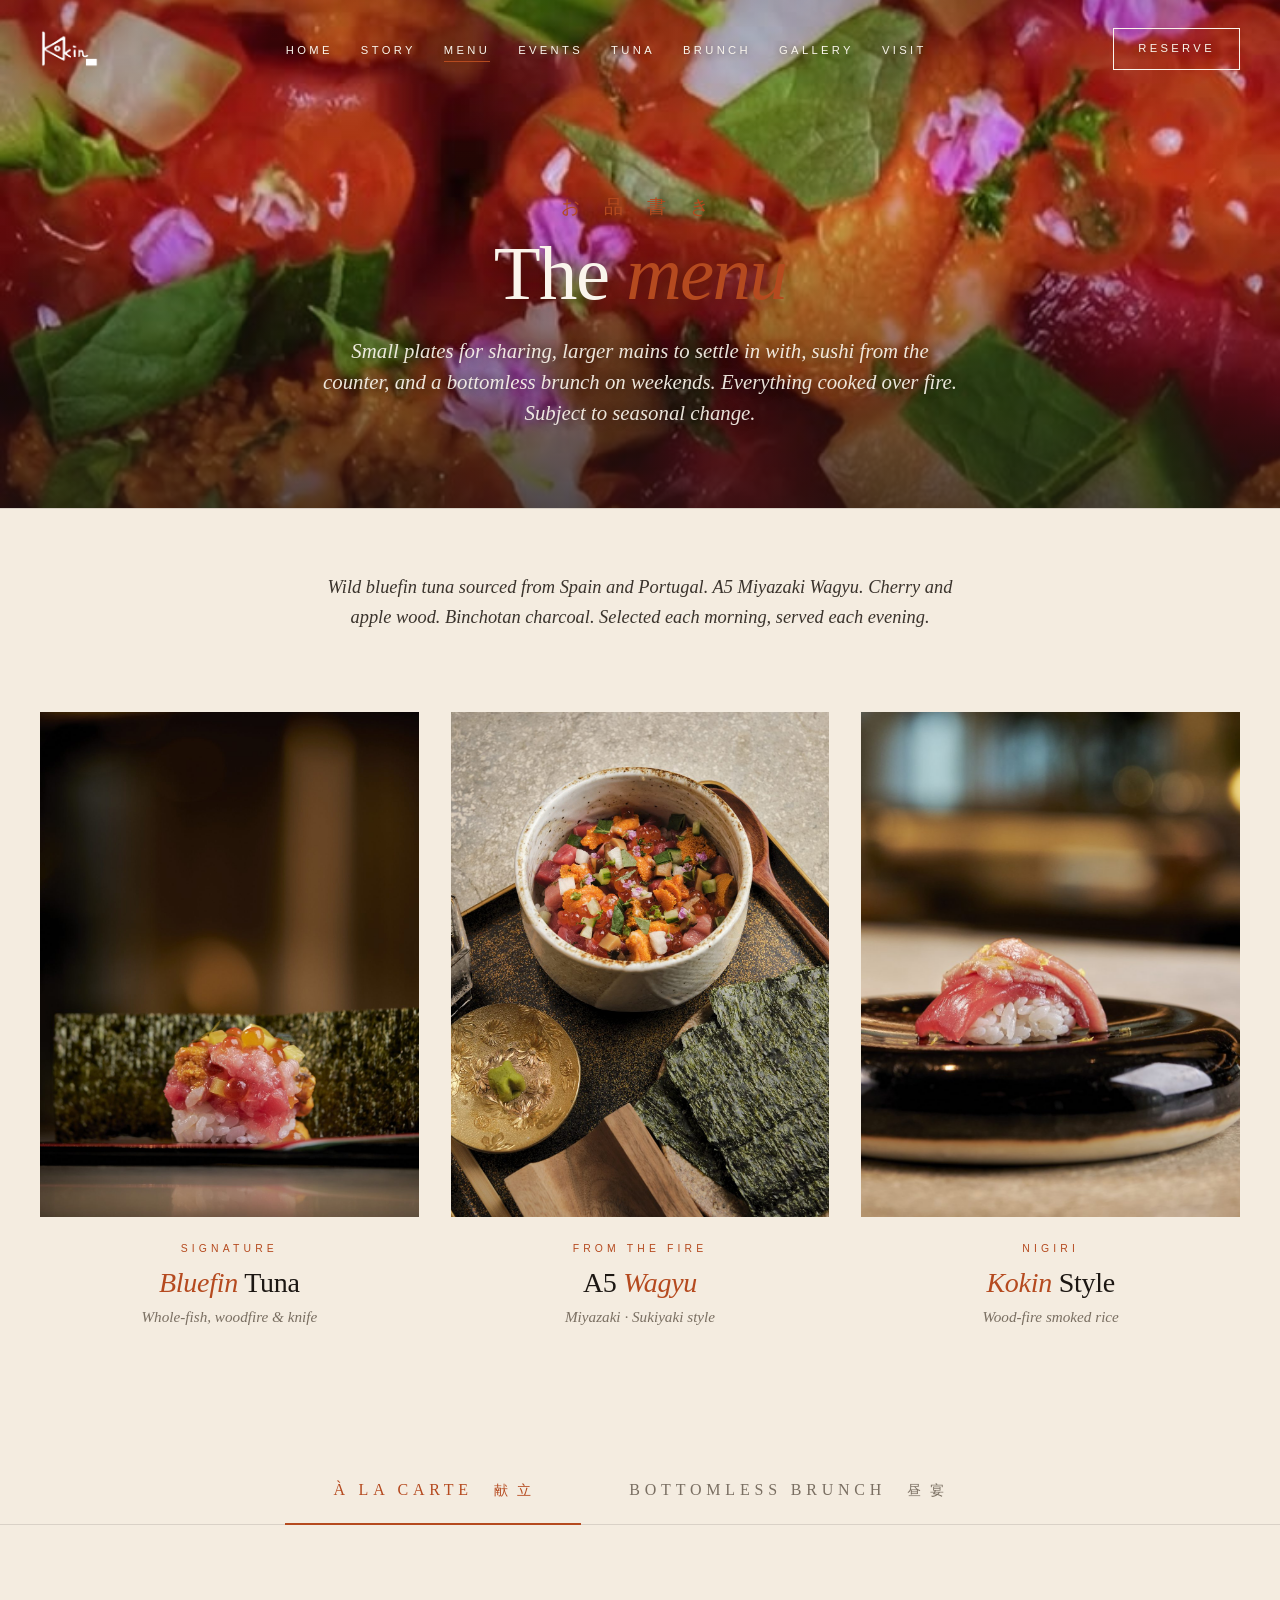
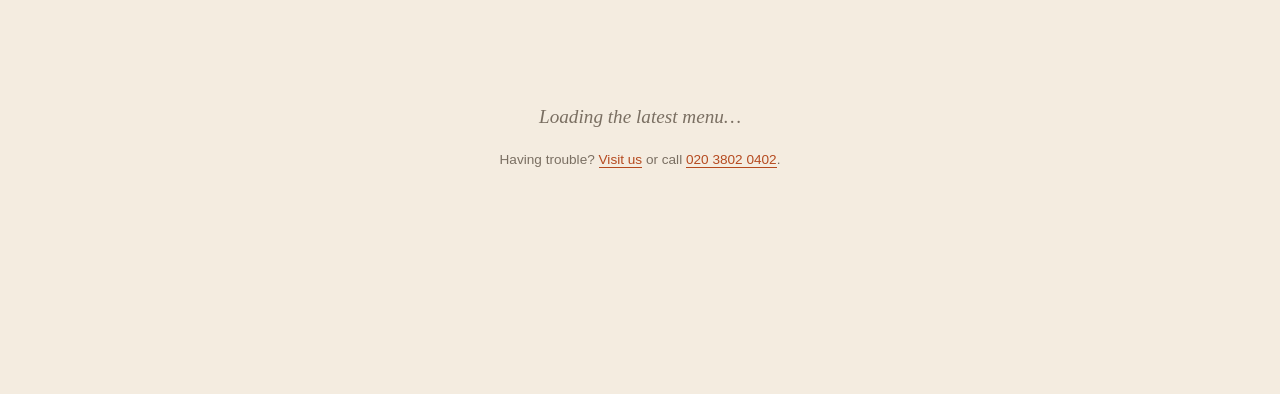
<file: menu.html>
<!DOCTYPE html>
<html lang="en">
<head>
<meta charset="UTF-8" />
<meta name="viewport" content="width=device-width, initial-scale=1.0, viewport-fit=cover" />
<title>Menu — Kokin Japanese Izakaya London | Sushi, Grill &amp; Brunch</title>
<meta name="description" content="Explore Kokin's à la carte menu — sashimi, nigiri, wood-fire grill, tempura, and signature sushi rolls. Plus bottomless brunch Saturday &amp; Sunday." />
<link rel="canonical" href="https://kokin.co.uk/menu" />

<!-- Favicon -->
<link rel="icon" type="image/png" href="/assets/Kokin-Logo-black.png" />
<link rel="apple-touch-icon" href="/assets/Kokin-Logo-black.png" />

<!-- Open Graph / Social Sharing -->
<meta property="og:type" content="website" />
<meta property="og:site_name" content="Kokin" />
<meta property="og:title" content="Menu — Kokin Japanese Izakaya London | Sushi, Grill &amp; Brunch" />
<meta property="og:description" content="Explore Kokin's à la carte menu — sashimi, nigiri, wood-fire grill, tempura, and signature sushi rolls. Plus bottomless brunch Saturday &amp; Sunday." />
<meta property="og:url" content="https://kokin.co.uk/menu" />
<meta property="og:image" content="https://kokin.co.uk/assets/nigiri.jpg" />
<meta property="og:image:alt" content="Kokin — Japanese Izakaya, London" />
<meta property="og:locale" content="en_GB" />

<!-- Twitter Card -->
<meta name="twitter:card" content="summary_large_image" />
<meta name="twitter:title" content="Menu — Kokin Japanese Izakaya London | Sushi, Grill &amp; Brunch" />
<meta name="twitter:description" content="Explore Kokin's à la carte menu — sashimi, nigiri, wood-fire grill, tempura, and signature sushi rolls. Plus bottomless brunch Saturday &amp; Sunday." />
<meta name="twitter:image" content="https://kokin.co.uk/assets/nigiri.jpg" />
<style>
/* ============================================
   KOKIN · Shared design system
   古今 — past and present
   ============================================ */

:root {
  /* Warm paper palette */
  --bone: #f4ece0;           /* base background — warm washi */
  --bone-deep: #ebe1d2;      /* slightly deeper tone for alt sections */
  --cream: #faf5ec;          /* lightest */
  --ink: #1c1713;            /* deep warm black for text */
  --ink-soft: #3a332c;       /* secondary text */
  --ash: #7a6f62;            /* tertiary / captions */
  --ash-dim: #a89a87;        /* hairline greys */
  --ember: #b54a1f;          /* ember — primary accent */
  --ember-deep: #7a2e12;     /* hover state */
  --line: rgba(28, 23, 19, 0.12);
  --line-strong: rgba(28, 23, 19, 0.22);
  
  --f-display: 'Cormorant Garamond', 'Times New Roman', serif;
  --f-jp: 'Noto Serif JP', serif;
  --f-body: 'Inter Tight', -apple-system, sans-serif;
}

* { box-sizing: border-box; margin: 0; padding: 0; }
html { scroll-behavior: smooth; }

body {
  background: var(--bone);
  color: var(--ink);
  font-family: var(--f-body);
  font-weight: 300;
  line-height: 1.55;
  -webkit-font-smoothing: antialiased;
  overflow-x: hidden;
}

/* subtle paper grain */
body::before {
  content: '';
  position: fixed; inset: 0;
  pointer-events: none; z-index: 1000;
  background-image: url("data:image/svg+xml;utf8,<svg xmlns='http://www.w3.org/2000/svg' width='200' height='200'><filter id='n'><feTurbulence type='fractalNoise' baseFrequency='0.85' numOctaves='2' stitchTiles='stitch'/><feColorMatrix values='0 0 0 0 0 0 0 0 0 0 0 0 0 0 0 0 0 0 0.07 0'/></filter><rect width='100%' height='100%' filter='url(%23n)'/></svg>");
  opacity: 0.55;
  mix-blend-mode: multiply;
}

img, video { max-width: 100%; display: block; }

/* Comprehensive link reset — kill all default browser colours */
a,
a:link,
a:visited,
a:hover,
a:active,
a:focus {
  color: inherit;
  text-decoration: none;
}
button { font-family: inherit; color: inherit; }

/* ============================================
   NAV
   ============================================ */
nav.main-nav {
  position: fixed; top: 0; left: 0; right: 0;
  z-index: 100;
  padding: 1.75rem 2.5rem;
  display: flex; justify-content: space-between; align-items: center;
  transition: all 0.5s cubic-bezier(0.2, 0.8, 0.2, 1);
}
nav.main-nav.scrolled {
  background: rgba(244, 236, 224, 0.88);
  backdrop-filter: blur(14px);
  padding: 1rem 2.5rem;
  border-bottom: 1px solid var(--line);
}
nav.main-nav .mark {
  font-family: var(--f-display);
  font-size: 1.5rem;
  letter-spacing: 0.35em;
  font-weight: 500;
  color: var(--ink);
  text-decoration: none;
  display: flex;
  align-items: center;
}
nav.main-nav .mark img {
  height: 42px;
  width: auto;
  display: block;
  transition: height 0.4s cubic-bezier(0.2, 0.8, 0.2, 1);
}
nav.main-nav.scrolled .mark img {
  height: 36px;
}
nav.main-nav .mark .kanji {
  font-family: var(--f-jp);
  font-size: 0.85rem;
  letter-spacing: 0.2em;
  color: var(--ember);
  margin-left: 0.5rem;
  font-weight: 400;
}
nav.main-nav ul {
  display: flex; list-style: none; gap: 1.75rem;
}
nav.main-nav ul a {
  color: var(--ink);
  text-decoration: none;
  font-size: 0.7rem;
  letter-spacing: 0.3em;
  text-transform: uppercase;
  font-weight: 400;
  position: relative;
  transition: opacity 0.3s;
}
nav.main-nav ul a::after {
  content: '';
  position: absolute; left: 0; bottom: -6px;
  width: 0; height: 1px;
  background: var(--ember);
  transition: width 0.4s cubic-bezier(0.2, 0.8, 0.2, 1);
}
nav.main-nav ul a:hover::after,
nav.main-nav ul a.active::after { width: 100%; }
nav.main-nav ul a.active { color: var(--ember); }

.reserve-btn {
  padding: 0.7rem 1.5rem;
  border: 1px solid var(--ink);
  color: var(--ink);
  text-decoration: none;
  font-size: 0.7rem;
  letter-spacing: 0.3em;
  text-transform: uppercase;
  transition: all 0.4s;
  background: transparent;
  cursor: pointer;
}
.reserve-btn:hover {
  background: var(--ember);
  border-color: var(--ember);
  color: var(--bone);
}

.menu-toggle {
  display: none;
  background: none;
  border: 0;
  cursor: pointer;
  padding: 0.5rem;
  width: 40px; height: 40px;
  flex-direction: column;
  justify-content: center;
  gap: 5px;
}
.menu-toggle span {
  display: block;
  width: 22px; height: 1px;
  background: var(--ink);
  transition: all 0.3s;
}
.menu-toggle.open span:nth-child(1) { transform: translateY(3px) rotate(45deg); }
.menu-toggle.open span:nth-child(2) { opacity: 0; }
.menu-toggle.open span:nth-child(3) { transform: translateY(-3px) rotate(-45deg); }

/* ============================================
   BUTTONS & CTAs
   ============================================ */
.cta-primary {
  padding: 1.1rem 2.5rem;
  background: var(--ember);
  color: var(--cream);
  text-decoration: none;
  font-size: 0.72rem;
  letter-spacing: 0.35em;
  text-transform: uppercase;
  transition: all 0.4s;
  position: relative;
  overflow: hidden;
  display: inline-block;
  cursor: pointer;
  border: 0;
  font-family: var(--f-body);
  font-weight: 400;
}
.cta-primary::before {
  content: ''; position: absolute; inset: 0;
  background: var(--ember-deep);
  transform: translateY(100%);
  transition: transform 0.4s cubic-bezier(0.2, 0.8, 0.2, 1);
  z-index: 0;
}
.cta-primary span { position: relative; z-index: 1; }
.cta-primary:hover::before { transform: translateY(0); }

.cta-secondary {
  color: var(--ink);
  text-decoration: none;
  font-size: 0.72rem;
  letter-spacing: 0.35em;
  text-transform: uppercase;
  border-bottom: 1px solid var(--line-strong);
  padding-bottom: 4px;
  transition: all 0.3s;
  font-weight: 400;
  display: inline-block;
}
.cta-secondary:hover { border-color: var(--ember); color: var(--ember); }

/* ============================================
   SECTION LABELS
   ============================================ */
.section-label {
  font-size: 0.7rem;
  letter-spacing: 0.4em;
  text-transform: uppercase;
  color: var(--ember);
  margin-bottom: 3rem;
  display: flex; align-items: center; gap: 1rem;
  font-weight: 500;
}
.section-label::before {
  content: ''; width: 32px; height: 1px; background: var(--ember);
}
.section-label .num {
  color: var(--ash);
  font-family: var(--f-display);
  font-size: 0.9rem;
  letter-spacing: 0.1em;
  font-weight: 400;
}

/* ============================================
   PAGE HERO (for non-home pages)
   ============================================ */
.page-hero {
  padding: 12rem 2.5rem 5rem;
  text-align: center;
  border-bottom: 1px solid var(--line);
  position: relative;
  overflow: hidden;
}
.page-hero-bg {
  position: absolute;
  inset: 0;
  z-index: 0;
  pointer-events: none;
  overflow: hidden;
}
.page-hero-bg img,
.page-hero-bg video {
  width: 100%;
  height: 100%;
  object-fit: cover;
}
.page-hero > *:not(.page-hero-bg) {
  position: relative;
  z-index: 1;
}
.page-hero .kanji-label {
  font-family: var(--f-jp);
  font-size: 1.2rem;
  color: var(--ember);
  letter-spacing: 0.5em;
  margin-bottom: 1rem;
  font-weight: 300;
}
.page-hero h1 {
  font-family: var(--f-display);
  font-size: clamp(3rem, 6vw, 5.5rem);
  font-weight: 300;
  line-height: 0.95;
  letter-spacing: -0.02em;
  margin-bottom: 1.5rem;
}
.page-hero h1 em { font-style: italic; color: var(--ember); }
.page-hero .lede {
  font-family: var(--f-display);
  font-size: 1.3rem;
  font-style: italic;
  color: var(--ink-soft);
  max-width: 640px;
  margin: 0 auto;
  line-height: 1.5;
}

/* ============================================
   FOOTER
   ============================================ */
footer.site-footer {
  padding: 5rem 2.5rem 3rem;
  border-top: 1px solid var(--line);
  background: var(--bone-deep);
}
.footer-inner {
  max-width: 1400px;
  margin: 0 auto;
  display: grid;
  grid-template-columns: 2fr 1fr 1fr 1fr;
  gap: 4rem;
}
.footer-brand .mark {
  font-family: var(--f-display);
  font-size: 1.75rem;
  letter-spacing: 0.3em;
  font-weight: 500;
  margin-bottom: 1.5rem;
  color: var(--ink);
  display: inline-block;
}
.footer-brand .mark img {
  height: 60px;
  width: auto;
  display: block;
}
.footer-brand .mark .kanji {
  font-family: var(--f-jp);
  font-size: 1rem;
  color: var(--ember);
  margin-left: 0.5rem;
  font-weight: 400;
}
.footer-brand p {
  font-size: 0.9rem;
  color: var(--ink-soft);
  max-width: 320px;
  line-height: 1.7;
}

.footer-block h6 {
  font-size: 0.65rem;
  letter-spacing: 0.4em;
  text-transform: uppercase;
  color: var(--ember);
  margin-bottom: 1.25rem;
  font-weight: 500;
}
.footer-block a,
.footer-block p {
  display: block;
  font-size: 0.9rem;
  color: var(--ink);
  text-decoration: none;
  line-height: 1.7;
  margin-bottom: 0.4rem;
  font-family: var(--f-body);
  transition: color 0.3s;
}
.footer-block a:hover { color: var(--ember); }
.footer-block small {
  font-size: 0.75rem;
  color: var(--ash);
  display: block;
  margin-top: 0.4rem;
}

.footer-bottom {
  max-width: 1400px;
  margin: 4rem auto 0;
  padding-top: 2rem;
  border-top: 1px solid var(--line);
  display: flex;
  justify-content: space-between;
  align-items: center;
  font-size: 0.7rem;
  letter-spacing: 0.2em;
  color: var(--ash);
  text-transform: uppercase;
}
.footer-bottom a { color: var(--ash); text-decoration: none; margin-left: 1.5rem; }
.footer-bottom a:hover { color: var(--ember); }

/* ============================================
   Reveal on scroll
   ============================================ */
.reveal {
  opacity: 0;
  transform: translateY(30px);
  transition: opacity 1s cubic-bezier(0.2, 0.8, 0.2, 1), transform 1s cubic-bezier(0.2, 0.8, 0.2, 1);
}
.reveal.visible {
  opacity: 1;
  transform: translateY(0);
}

/* ============================================
   MEDIA CONTAINERS
   Drop-in image/video slots used across pages.
   Each has fallback styling so the layout survives
   without media, and smooth loading when media is added.
   ============================================ */

/* Generic media frame — holds img/video and crops cleanly */
.media-frame {
  position: relative;
  overflow: hidden;
  background: linear-gradient(135deg, #e8dcc8 0%, #d4c5ad 100%);
}
.media-frame img,
.media-frame video {
  width: 100%;
  height: 100%;
  object-fit: cover;
  display: block;
  transition: transform 0.8s cubic-bezier(0.2, 0.8, 0.2, 1);
}
.media-frame:hover img,
.media-frame:hover video { transform: scale(1.03); }

/* Placeholder overlay — shown when no media is present.
   Add an <img> or <video> and the overlay is hidden automatically. */
.media-frame .placeholder {
  position: absolute; inset: 0;
  display: flex; align-items: center; justify-content: center;
  flex-direction: column;
  gap: 0.5rem;
  font-family: var(--f-jp);
  font-weight: 200;
  color: var(--ink);
  opacity: 0.3;
  letter-spacing: 0.3em;
  text-align: center;
  pointer-events: none;
  background:
    radial-gradient(circle at 30% 30%, rgba(181, 74, 31, 0.18), transparent 55%),
    radial-gradient(circle at 70% 70%, rgba(122, 46, 18, 0.22), transparent 60%);
}
.media-frame .placeholder .jp {
  font-size: 3.5rem;
  line-height: 1;
}
.media-frame .placeholder .label {
  font-family: var(--f-body);
  font-size: 0.65rem;
  letter-spacing: 0.4em;
  text-transform: uppercase;
  color: var(--ash);
  opacity: 0.7;
}
.media-frame:has(img) .placeholder,
.media-frame:has(video) .placeholder { display: none; }

/* Decorative ember frame (optional) */
.media-frame.framed::before {
  content: '';
  position: absolute;
  top: 12px; left: 12px; right: 12px; bottom: 12px;
  border: 1px solid rgba(250, 245, 236, 0.4);
  pointer-events: none;
  z-index: 2;
}
.media-frame.ember-border {
  outline: 1px solid var(--ember);
  outline-offset: -1px;
}

/* Aspect ratios */
.ratio-3-4 { aspect-ratio: 3/4; }
.ratio-4-5 { aspect-ratio: 4/5; }
.ratio-1-1 { aspect-ratio: 1/1; }
.ratio-16-9 { aspect-ratio: 16/9; }
.ratio-5-7 { aspect-ratio: 5/7; }

/* Hero video — full-bleed background behind content */
.hero-video-bg {
  position: absolute;
  inset: 0;
  overflow: hidden;
  z-index: 0;
}
.hero-video-bg video,
.hero-video-bg img {
  width: 100%;
  height: 100%;
  object-fit: cover;
  opacity: 0.25;
  filter: grayscale(0.3) contrast(0.95);
}
.hero-video-bg::after {
  content: '';
  position: absolute; inset: 0;
  background: linear-gradient(180deg, var(--bone) 0%, rgba(244, 236, 224, 0.4) 40%, var(--bone) 100%);
  pointer-events: none;
}

/* Gallery strip — horizontal scrolling media row */
.gallery-strip {
  padding: 8rem 0;
  border-top: 1px solid var(--line);
  overflow: hidden;
  background: var(--bone);
}
.gallery-strip-header {
  max-width: 1400px;
  margin: 0 auto 4rem;
  padding: 0 2.5rem;
  display: flex;
  justify-content: space-between;
  align-items: end;
  gap: 3rem;
}
.gallery-strip-header h2 {
  font-family: var(--f-display);
  font-size: clamp(2.5rem, 5vw, 4rem);
  font-weight: 300;
  line-height: 0.95;
  letter-spacing: -0.02em;
}
.gallery-strip-header h2 em { font-style: italic; color: var(--ember); }
.gallery-strip-header p {
  font-size: 0.95rem;
  color: var(--ink-soft);
  line-height: 1.7;
  max-width: 380px;
}
.gallery-track {
  display: flex;
  gap: 1.5rem;
  padding: 0 2.5rem;
  overflow-x: auto;
  scroll-snap-type: x mandatory;
  -webkit-overflow-scrolling: touch;
  scrollbar-width: none;
}
.gallery-track::-webkit-scrollbar { display: none; }
.gallery-item {
  flex: 0 0 auto;
  width: clamp(260px, 28vw, 400px);
  scroll-snap-align: start;
}
.gallery-item .media-frame { aspect-ratio: 3/4; }
.gallery-item .caption {
  margin-top: 1.25rem;
  font-family: var(--f-display);
  font-size: 0.95rem;
  color: var(--ink);
  letter-spacing: 0.02em;
  font-weight: 400;
}
.gallery-item .caption .jp-caption {
  font-family: var(--f-jp);
  color: var(--ash);
  font-size: 0.8rem;
  letter-spacing: 0.3em;
  margin-left: 0.5rem;
  font-weight: 300;
}

/* ============================================
   Responsive
   ============================================ */
@media (max-width: 900px) {
  nav.main-nav { padding: 1.25rem 1.5rem; }
  nav.main-nav.scrolled { padding: 1rem 1.5rem; }
  
  nav.main-nav ul {
    position: fixed;
    top: 0; left: 0; right: 0; bottom: 0;
    background: var(--bone);
    flex-direction: column;
    justify-content: center;
    align-items: center;
    gap: 2.5rem;
    transform: translateX(100%);
    transition: transform 0.5s cubic-bezier(0.2, 0.8, 0.2, 1);
    z-index: 99;
    padding-top: env(safe-area-inset-top, 0px);
  }
  nav.main-nav ul.open { transform: translateX(0); }
  nav.main-nav ul a {
    font-size: 1.1rem;
    letter-spacing: 0.2em;
  }
  
  .menu-toggle { display: flex; z-index: 101; }
  nav.main-nav .reserve-btn { display: none; }
  
  .page-hero { padding: 9rem 1.5rem 4rem; }
  
  .footer-inner {
    grid-template-columns: 1fr 1fr;
    gap: 3rem;
  }
  .footer-bottom {
    flex-direction: column;
    gap: 1rem;
    text-align: center;
  }
  .footer-bottom > div { margin: 0; }
  .footer-bottom a { margin: 0 0.75rem; }

  .gallery-strip { padding: 5rem 0; }
  .gallery-strip-header {
    flex-direction: column;
    align-items: flex-start;
    padding: 0 1.5rem;
    margin-bottom: 3rem;
  }
  .gallery-track { padding: 0 1.5rem; gap: 1rem; }
  .gallery-item { width: 70vw; }
}

@media (max-width: 600px) {
  .footer-inner { grid-template-columns: 1fr; }
}


/* White nav at top on all pages — flips to ink on scroll */
nav.main-nav ul:not(.open) a {
  color: var(--cream) !important;
  text-shadow: 0 1px 6px rgba(0,0,0,0.35);
}
nav.main-nav.scrolled ul:not(.open) a {
  color: var(--ink) !important;
  text-shadow: none;
}
/* Mobile: when menu overlay is open, text is dark on cream */
nav.main-nav ul.open a {
  color: var(--ink) !important;
  text-shadow: none !important;
}
nav.main-nav .menu-toggle span {
  background: var(--cream) !important;
  box-shadow: 0 1px 4px rgba(0,0,0,0.3);
}
nav.main-nav.scrolled .menu-toggle span,
nav.main-nav .menu-toggle.open span {
  background: var(--ink) !important;
  box-shadow: none;
}
nav.main-nav .mark img {
  filter: brightness(0) invert(1);
  transition: filter 0.4s;
}
nav.main-nav.scrolled .mark img,
body.menu-open nav.main-nav .mark img {
  filter: none;
}
/* Mobile: nav pulled up to cover iOS safe-area, made fully opaque when scrolled */
@media (max-width: 900px) {
  nav.main-nav {
    top: calc(-1 * env(safe-area-inset-top, 0px)) !important;
    padding-top: calc(1.25rem + env(safe-area-inset-top, 0px)) !important;
  }
  nav.main-nav.scrolled {
    background: var(--bone) !important;
    backdrop-filter: none !important;
    padding-top: calc(1rem + env(safe-area-inset-top, 0px)) !important;
  }
}

nav.main-nav .reserve-btn {
  border-color: var(--cream) !important;
  color: var(--cream) !important;
  text-shadow: 0 1px 6px rgba(0,0,0,0.35);
}
nav.main-nav.scrolled .reserve-btn {
  border-color: var(--ink) !important;
  color: var(--ink) !important;
  text-shadow: none;
}
nav.main-nav .reserve-btn:hover {
  background: var(--ember) !important;
  border-color: var(--ember) !important;
  color: var(--bone) !important;
  text-shadow: none;
}

/* Hero text sits over images/videos — keep it white with ember accents */
.page-hero h1 {
  color: var(--cream) !important;
  text-shadow: 0 2px 20px rgba(0,0,0,0.45);
}
.page-hero .lede {
  color: rgba(250, 245, 236, 0.92) !important;
  text-shadow: 0 1px 12px rgba(0,0,0,0.45);
}
.page-hero .kanji-label {
  text-shadow: 0 1px 8px rgba(0,0,0,0.5);
}
/* Darken the hero media with a soft bottom gradient so text stays legible */
.page-hero::after {
  content: '';
  position: absolute;
  inset: 0;
  background: linear-gradient(180deg, rgba(26,20,16,0.25) 0%, rgba(26,20,16,0.05) 35%, rgba(26,20,16,0.7) 100%);
  z-index: 0;
  pointer-events: none;
}
.page-hero { position: relative; }
.page-hero-bg { z-index: 0; }
.page-hero > *:not(.page-hero-bg) { position: relative; z-index: 2; }

/* Cream cap covering iOS safe-area — fades in once scrolled, so scrolled page content can't peek through */
body::before {
  content: '';
  position: fixed;
  top: 0;
  left: 0;
  right: 0;
  height: env(safe-area-inset-top, 0px);
  background: var(--bone);
  z-index: 99;
  pointer-events: none;
  opacity: 0;
  transition: opacity 0.3s ease;
}
body.nav-scrolled::before {
  opacity: 1;
}
</style>

<style>
  /* Menu tabs */
  .menu-tabs {
    padding: 3rem 2.5rem 0;
    display: flex;
    justify-content: center;
    gap: 0;
    border-bottom: 1px solid var(--line);
  }
  .tab-btn {
    background: none;
    border: 0;
    padding: 1.5rem 3rem;
    font-family: var(--f-display);
    font-size: 1rem;
    letter-spacing: 0.3em;
    text-transform: uppercase;
    color: var(--ash);
    cursor: pointer;
    position: relative;
    transition: color 0.3s;
    font-weight: 400;
  }
  .tab-btn .jp-inline {
    font-family: var(--f-jp);
    font-size: 0.85rem;
    margin-left: 0.75rem;
    letter-spacing: 0.2em;
  }
  .tab-btn::after {
    content: '';
    position: absolute;
    bottom: -1px; left: 0; right: 0;
    height: 2px;
    background: var(--ember);
    transform: scaleX(0);
    transition: transform 0.4s cubic-bezier(0.2, 0.8, 0.2, 1);
  }
  .tab-btn:hover { color: var(--ink); }
  .tab-btn.active { color: var(--ember); }
  .tab-btn.active::after { transform: scaleX(1); }
  
  .menu-panel { display: none; padding: 5rem 2.5rem 8rem; }
  .menu-panel.active { display: block; }
  
  .menu-inner {
    max-width: 1100px;
    margin: 0 auto;
  }
  
  .menu-section {
    margin-bottom: 5rem;
  }
  .menu-section-header {
    display: flex;
    justify-content: space-between;
    align-items: baseline;
    padding-bottom: 1.5rem;
    border-bottom: 1px solid var(--line);
    margin-bottom: 2rem;
  }
  .menu-section-header h2 {
    font-family: var(--f-display);
    font-size: 0.95rem;
    font-weight: 500;
    letter-spacing: 0.4em;
    text-transform: uppercase;
    color: var(--ember);
  }
  .menu-section-header .jp-title {
    font-family: var(--f-jp);
    font-size: 1.3rem;
    color: var(--ink);
    letter-spacing: 0.2em;
    font-weight: 300;
  }
  
  .menu-item {
    display: grid;
    grid-template-columns: 1fr auto;
    gap: 2rem;
    padding: 1.5rem 0;
    border-bottom: 1px dotted var(--line);
    align-items: baseline;
  }
  .menu-item:last-child { border-bottom: 0; }
  .menu-item .name {
    font-family: var(--f-display);
    font-size: 1.3rem;
    color: var(--ink);
    font-weight: 400;
    letter-spacing: 0.01em;
  }
  .menu-item .name em { font-style: italic; color: var(--ember); }
  .menu-item .desc {
    font-size: 0.85rem;
    color: var(--ash);
    margin-top: 0.4rem;
    line-height: 1.5;
  }
  .menu-item .price {
    font-family: var(--f-display);
    font-size: 1.2rem;
    color: var(--ember);
    font-weight: 400;
    white-space: nowrap;
  }
  
  /* Nigiri two-column price */
  .menu-item.nigiri {
    grid-template-columns: 1fr auto auto;
    gap: 2rem 3rem;
  }
  .menu-item.nigiri .price {
    min-width: 60px;
    text-align: right;
  }
  .menu-item.nigiri .price.alt {
    color: var(--ember-deep);
    font-weight: 500;
  }
  .nigiri-header {
    display: grid;
    grid-template-columns: 1fr auto auto;
    gap: 2rem 3rem;
    padding-bottom: 1rem;
    border-bottom: 1px solid var(--line);
    font-size: 0.65rem;
    letter-spacing: 0.3em;
    text-transform: uppercase;
    color: var(--ash);
    margin-top: 1rem;
  }
  .nigiri-header > div:nth-child(2),
  .nigiri-header > div:nth-child(3) {
    text-align: right;
    min-width: 60px;
  }
  
  /* Lunch set card style */
  .lunch-set {
    display: grid;
    grid-template-columns: 1fr;
    gap: 1.5rem;
    margin-top: 2rem;
  }
  .lunch-card {
    padding: 2rem;
    background: var(--cream);
    border: 1px solid var(--line);
    display: grid;
    grid-template-columns: 1fr 120px;
    gap: 2rem;
    align-items: start;
    transition: all 0.4s;
  }
  .lunch-card:hover {
    border-color: var(--ember);
    transform: translateX(4px);
  }
  .lunch-card h3 {
    font-family: var(--f-display);
    font-size: 1.5rem;
    font-weight: 400;
    margin-bottom: 1rem;
    color: var(--ink);
  }
  .lunch-card h3 em { font-style: italic; color: var(--ember); }
  .lunch-card ul {
    list-style: none;
  }
  .lunch-card ul li {
    font-size: 0.9rem;
    color: var(--ink-soft);
    padding: 0.25rem 0;
    padding-left: 1.25rem;
    position: relative;
  }
  .lunch-card ul li::before {
    content: '—';
    position: absolute;
    left: 0;
    color: var(--ember);
  }
  .lunch-card .price {
    font-family: var(--f-display);
    font-size: 1.75rem;
    color: var(--ember);
    text-align: right;
    font-weight: 400;
  }
  
  .menu-intro {
    padding: 4rem 2.5rem 2rem;
    text-align: center;
    max-width: 720px;
    margin: 0 auto;
  }
  .menu-intro p {
    font-family: var(--f-display);
    font-style: italic;
    font-size: 1.15rem;
    color: var(--ink-soft);
    line-height: 1.6;
  }
  
  /* Dish showcase */
  .dish-showcase {
    padding: 3rem 2.5rem 5rem;
    max-width: 1400px;
    margin: 0 auto;
  }
  .dish-showcase-inner {
    display: grid;
    grid-template-columns: repeat(3, 1fr);
    gap: 2rem;
  }
  .dish-card {
    position: relative;
  }
  .dish-image {
    aspect-ratio: 3/4;
    position: relative;
    overflow: hidden;
    background: linear-gradient(160deg, var(--bone-deep) 0%, #d4c5ad 100%);
    margin-bottom: 1.5rem;
  }
  .dish-image img {
    position: absolute;
    inset: 0;
    width: 100%; height: 100%;
    object-fit: cover;
    z-index: 1;
    transition: transform 0.8s cubic-bezier(0.2, 0.8, 0.2, 1);
  }
  .dish-card:hover .dish-image img { transform: scale(1.04); }
  .dish-placeholder {
    position: absolute;
    inset: 0;
    display: flex;
    align-items: center;
    justify-content: center;
    z-index: 0;
  }
  .dish-placeholder span {
    font-family: var(--f-jp);
    font-size: 6rem;
    font-weight: 200;
    color: var(--ember);
    opacity: 0.35;
  }
  .dish-caption {
    text-align: center;
  }
  .dish-label {
    font-size: 0.65rem;
    letter-spacing: 0.4em;
    text-transform: uppercase;
    color: var(--ember);
    margin-bottom: 0.75rem;
    font-weight: 500;
  }
  .dish-name {
    font-family: var(--f-display);
    font-size: 1.75rem;
    font-weight: 400;
    line-height: 1;
    margin-bottom: 0.5rem;
    color: var(--ink);
    letter-spacing: -0.01em;
  }
  .dish-name em { font-style: italic; color: var(--ember); }
  .dish-sub {
    font-family: var(--f-display);
    font-style: italic;
    font-size: 0.95rem;
    color: var(--ash);
  }

  /* Menu closing */
  .menu-closing {
    padding: 6rem 2.5rem;
    text-align: center;
    background: var(--bone-deep);
    border-top: 1px solid var(--line);
  }
  .menu-closing p {
    font-family: var(--f-display);
    font-style: italic;
    font-size: 1.1rem;
    color: var(--ink-soft);
    max-width: 600px;
    margin: 0 auto 2rem;
    line-height: 1.6;
  }

  @media (max-width: 900px) {
    .menu-tabs { padding: 2rem 1rem 0; }
    .tab-btn { padding: 1rem 1.25rem; font-size: 0.75rem; letter-spacing: 0.2em; }
    .tab-btn .jp-inline { display: none; }
    .menu-panel { padding: 3rem 1.5rem 5rem; }
    .menu-section-header {
      flex-direction: column;
      align-items: flex-start;
      gap: 0.5rem;
    }
    .lunch-card {
      grid-template-columns: 1fr;
      gap: 1.5rem;
    }
    .lunch-card .price { text-align: left; }
    .menu-item.nigiri {
      grid-template-columns: 1fr auto auto;
      gap: 1rem 1.5rem;
    }
    .menu-item.nigiri .price { font-size: 1rem; min-width: 45px; }
    .nigiri-header { gap: 1rem 1.5rem; }
    .dish-showcase { padding: 2rem 1.5rem 3rem; }
    .dish-showcase-inner { grid-template-columns: 1fr; gap: 2rem; }
  }
</style>
</head>
<body>

<nav class="main-nav">
  <a href="/" class="mark"><img src="assets/Kokin-Logo-black.png" alt="Kokin 古今" /></a>
  <button class="menu-toggle" aria-label="Menu"><span></span><span></span><span></span></button>
  <ul>
    <li><a href="/">Home</a></li>
    <li><a href="/story">Story</a></li>
    <li><a href="/menu" class="active">Menu</a></li>
    <li><a href="/events">Events</a></li>
    <li><a href="/tuna-showcase">Tuna</a></li>
    <li><a href="/bottomless-brunch">Brunch</a></li>
    <li><a href="/gallery">Gallery</a></li>
    <li><a href="/visit">Visit</a></li>
  </ul>
  <a href="https://www.exploretock.com/kokin-london" class="reserve-btn" target="_blank" rel="noopener">Reserve</a>
</nav>

<section class="page-hero">
  <div class="page-hero-bg">
    <video autoplay muted loop playsinline poster="assets/kokin-montage2-poster.jpg">
      <source src="assets/kokin-montage2.mp4" type="video/mp4">
    </video>
  </div>
  <div class="kanji-label">お 品 書 き</div>
  <h1>The <em>menu</em></h1>
  <p class="lede">Small plates for sharing, larger mains to settle in with, sushi from the counter, and a bottomless brunch on weekends. Everything cooked over fire. Subject to seasonal change.</p>
</section>

<div class="menu-intro">
  <p>Wild bluefin tuna sourced from Spain and Portugal. A5 Miyazaki Wagyu. Cherry and apple wood. Binchotan charcoal. Selected each morning, served each evening.</p>
</div>

<section class="dish-showcase">
  <div class="dish-showcase-inner">
    <div class="dish-card reveal">
      <div class="dish-image">
        <img src="assets/tunasushi.jpg" alt="" onerror="this.style.display='none'" />
        <div class="dish-placeholder"><span>鮪</span></div>
      </div>
      <div class="dish-caption">
        <div class="dish-label">Signature</div>
        <div class="dish-name"><em>Bluefin</em> Tuna</div>
        <div class="dish-sub">Whole-fish, woodfire &amp; knife</div>
      </div>
    </div>
    <div class="dish-card reveal">
      <div class="dish-image">
        <img src="assets/make-sushi.jpg" alt="" onerror="this.style.display='none'" />
        <div class="dish-placeholder"><span>和</span></div>
      </div>
      <div class="dish-caption">
        <div class="dish-label">From the Fire</div>
        <div class="dish-name">A5 <em>Wagyu</em></div>
        <div class="dish-sub">Miyazaki · Sukiyaki style</div>
      </div>
    </div>
    <div class="dish-card reveal">
      <div class="dish-image">
        <img src="assets/nigiri.jpg" alt="" onerror="this.style.display='none'" />
        <div class="dish-placeholder"><span>寿</span></div>
      </div>
      <div class="dish-caption">
        <div class="dish-label">Nigiri</div>
        <div class="dish-name"><em>Kokin</em> Style</div>
        <div class="dish-sub">Wood-fire smoked rice</div>
      </div>
    </div>
  </div>
</section>

<div class="menu-tabs">
  <button class="tab-btn active" data-tab="alacarte">À La Carte <span class="jp-inline">献 立</span></button>
  <button class="tab-btn" data-tab="brunch">Bottomless Brunch <span class="jp-inline">昼 宴</span></button>
</div>

<!-- À LA CARTE -->
<div class="menu-panel active" id="alacarte">
  <div class="menu-inner" id="alacarte-inner" data-menu-source="sheet">
    <div class="menu-loading" style="text-align: center; padding: 6rem 2rem; color: var(--ash);">
      <p style="font-family: var(--f-display); font-style: italic; font-size: 1.2rem; line-height: 1.7; max-width: 480px; margin: 0 auto;">
        Loading the latest menu&hellip;
      </p>
      <p style="font-size: 0.85rem; margin-top: 1rem; color: var(--ash);">
        Having trouble? <a href="/visit" style="color: var(--ember); text-decoration: none; border-bottom: 1px solid var(--ember);">Visit us</a> or call <a href="tel:02038020402" style="color: var(--ember); text-decoration: none; border-bottom: 1px solid var(--ember);">020 3802 0402</a>.
      </p>
    </div>
  </div>
</div>

<!-- BOTTOMLESS BRUNCH -->
<div class="menu-panel" id="brunch">
  <div class="menu-inner">
    <div style="text-align: center; margin-bottom: 4rem;">
      <h2 style="font-family: var(--f-display); font-size: clamp(2.5rem, 4vw, 3.5rem); font-weight: 300; margin-bottom: 1rem;">Bottomless <em style="font-style: italic; color: var(--ember);">Brunch</em></h2>
      <p style="font-family: var(--f-display); font-style: italic; font-size: 1.1rem; color: var(--ink-soft); max-width: 580px; margin: 0 auto 0.5rem; line-height: 1.6;">Saturday &amp; Sunday, 12–4pm · 90 minutes</p>
      <p style="font-family: var(--f-display); font-size: 2rem; color: var(--ember); letter-spacing: 0.05em;">£65 per person</p>
    </div>

    <div class="lunch-set">
      <div class="lunch-card">
        <div>
          <h3>Starter Platter of <em>Three</em></h3>
          <ul>
            <li>Deep-fried chicken</li>
            <li>Avocado with rice crackers</li>
            <li>Miso-marinated salmon tempura</li>
          </ul>
        </div>
      </div>
      <div class="lunch-card">
        <div>
          <h3>Signature <em>TEMAE</em> Sushi</h3>
          <ul>
            <li>"Sushi Made by Me"</li>
            <li>Wood-fire smoked sushi rice</li>
            <li>Three kinds of blue fin tuna with ikura salmon roes</li>
          </ul>
        </div>
      </div>
      <div class="lunch-card">
        <div>
          <h3><em>Dessert</em></h3>
          <ul>
            <li>Wood-fire smoked flavour ice cream</li>
          </ul>
        </div>
      </div>
      <div class="lunch-card">
        <div>
          <h3>Bottomless <em>Drinks</em></h3>
          <ul>
            <li>Soft drinks</li>
            <li>Japanese beers</li>
            <li>Yves Duport sparkling wine</li>
            <li>House white / red / sake</li>
            <li>Gin tonic / mimosa / Blooming Dream mocktail</li>
          </ul>
        </div>
      </div>
      <div class="lunch-card">
        <div>
          <h3>Premium <em>Cocktails</em> <span style="font-size: 0.75rem; color: var(--ash); font-weight: 400; letter-spacing: 0.15em; display:block; margin-top:0.5rem;">Upgrade for £15</span></h3>
          <ul>
            <li>Sake aperol spritz</li>
            <li>Yuzu margarita</li>
            <li>Sake sour</li>
            <li>Peach Splash mocktail</li>
          </ul>
        </div>
      </div>
    </div>
  </div>
</div>

<script>
// KOKIN · Shared site scripts

(function () {
  // Nav scroll state
  const nav = document.querySelector('.main-nav');
  if (nav) {
    const onScroll = () => {
      if (window.scrollY > 60) {
        nav.classList.add('scrolled');
        document.body.classList.add('nav-scrolled');
      } else {
        nav.classList.remove('scrolled');
        document.body.classList.remove('nav-scrolled');
      }
    };
    window.addEventListener('scroll', onScroll, { passive: true });
    onScroll();
  }

  // Mobile menu
  const toggle = document.querySelector('.menu-toggle');
  const menu = document.querySelector('.main-nav ul');
  if (toggle && menu) {
    toggle.addEventListener('click', () => {
      toggle.classList.toggle('open');
      menu.classList.toggle('open');
    });
    menu.querySelectorAll('a').forEach(a => {
      a.addEventListener('click', () => {
        toggle.classList.remove('open');
        menu.classList.remove('open');
      });
    });
  }

  // Reveal on scroll
  const observer = new IntersectionObserver((entries) => {
    entries.forEach(entry => {
      if (entry.isIntersecting) {
        entry.target.classList.add('visible');
        observer.unobserve(entry.target);
      }
    });
  }, { threshold: 0.1, rootMargin: '0px 0px -80px 0px' });
  document.querySelectorAll('.reveal').forEach(el => observer.observe(el));
})();

</script>
<script>
  // Menu tabs
  document.querySelectorAll('.tab-btn').forEach(btn => {
    btn.addEventListener('click', () => {
      const target = btn.dataset.tab;
      document.querySelectorAll('.tab-btn').forEach(b => b.classList.remove('active'));
      document.querySelectorAll('.menu-panel').forEach(p => p.classList.remove('active'));
      btn.classList.add('active');
      document.getElementById(target).classList.add('active');
      window.scrollTo({ top: document.querySelector('.menu-tabs').offsetTop - 80, behavior: 'smooth' });
    });
  });
</script>

<script>
  /* ============================================================
     KOKIN · Live Menu from Google Sheets
     ------------------------------------------------------------
     The menu page tries to load the latest menu from a published
     Google Sheet CSV. If the fetch fails (network, sheet missing,
     etc.), the hardcoded menu markup remains in place as fallback.

     To change: update MENU_CSV_URL below to the published CSV URL
     of your Google Sheet (File → Share → Publish to web → CSV).

     Expected columns (case-sensitive):
       Section, Name, Description, Price, PriceKokin,
       Subnote, Emphasis, Order, Active
     ============================================================ */

  const MENU_CSV_URL = 'https://docs.google.com/spreadsheets/d/e/2PACX-1vTy0U0nxlKNRnDDf3X1kxJAM11wXWX2U1YJfx-wIe2epbxXGBd_JeOOUNFk7kbaby9LxUfbk1YLVjnh/pub?output=csv';

  // Section metadata — which sections render, in what order, with what header
  const SECTION_META = [
    { key: 'Starters',              title: '— Starters',              jp: '前 菜',              type: 'standard' },
    { key: 'Sashimi',               title: '— Sashimi',               jp: '刺 身',              type: 'standard', subtitle: '(4 pcs)' },
    { key: 'Nigiri',                title: '— Nigiri',                jp: '握 り 寿 司',       type: 'nigiri',   subtitle: '(1 pc)' },
    { key: 'Tempura',               title: '— Tempura',               jp: '天 ぷ ら',          type: 'standard' },
    { key: 'Grill',                 title: '— Grill',                 jp: '炭 火 焼',          type: 'standard' },
    { key: 'Kokin Temaki Sushi',    title: '— Kokin Temaki Sushi',    jp: '手 巻 き 寿 司',    type: 'standard' },
    { key: 'Kokin Futomaki Sushi',  title: '— Kokin Futomaki Sushi',  jp: '太 巻 き 寿 司',    type: 'standard' },
    { key: 'Rice',                  title: '— Rice',                  jp: '御 飯',              type: 'standard' },
    { key: 'Dessert',               title: '— Dessert',               jp: '甘 味',              type: 'standard' }
  ];

  /* ---------- CSV parsing (handles quoted fields with commas) ---------- */
  function parseCSV(text) {
    const rows = [];
    let row = [], field = '', inQuotes = false;
    for (let i = 0; i < text.length; i++) {
      const c = text[i], next = text[i + 1];
      if (inQuotes) {
        if (c === '"' && next === '"') { field += '"'; i++; }
        else if (c === '"') { inQuotes = false; }
        else { field += c; }
      } else {
        if (c === '"') { inQuotes = true; }
        else if (c === ',') { row.push(field); field = ''; }
        else if (c === '\n') { row.push(field); rows.push(row); row = []; field = ''; }
        else if (c === '\r') { /* skip */ }
        else { field += c; }
      }
    }
    if (field !== '' || row.length) { row.push(field); rows.push(row); }
    return rows;
  }

  /* ---------- Parse CSV into row-objects keyed by header ---------- */
  function csvToObjects(text) {
    const rows = parseCSV(text).filter(r => r.some(c => c !== ''));
    if (rows.length < 2) return [];
    const headers = rows[0].map(h => h.trim());
    return rows.slice(1).map(cols => {
      const obj = {};
      headers.forEach((h, i) => obj[h] = (cols[i] || '').trim());
      return obj;
    });
  }

  /* ---------- Apply emphasis markup (wrap the emphasised word in <em>) ---------- */
  function applyEmphasis(name, emphasis) {
    if (!emphasis) return escapeHtml(name);
    const safeName = escapeHtml(name);
    const safeEm = escapeHtml(emphasis);
    // Case-sensitive word-boundary replace, first match only
    const re = new RegExp('\\b' + safeEm.replace(/[-/\\^$*+?.()|[\]{}]/g, '\\$&') + '\\b');
    return safeName.replace(re, '<em>' + safeEm + '</em>');
  }

  function escapeHtml(s) {
    return String(s)
      .replace(/&/g, '&amp;')
      .replace(/</g, '&lt;')
      .replace(/>/g, '&gt;')
      .replace(/"/g, '&quot;')
      .replace(/'/g, '&#39;');
  }

  /* ---------- Build a standard menu-item row ---------- */
  function renderStandardItem(item) {
    const name = applyEmphasis(item.Name, item.Emphasis);
    const sub = item.Subnote
      ? ` <span style="font-size:0.75rem; color: var(--ash);">${escapeHtml(item.Subnote.startsWith('"') ? item.Subnote : `(${item.Subnote})`)}</span>`
      : '';
    // Special case: Subnote wrapped in double quotes means it should be italic (e.g. "Sushi Made by Me")
    const subClean = item.Subnote && item.Subnote.startsWith('"') && item.Subnote.endsWith('"')
      ? ` <span style="font-size:0.75rem; color: var(--ash);">— ${escapeHtml(item.Subnote.slice(1, -1))}</span>`
      : sub;
    const desc = item.Description
      ? `<div class="desc">${escapeHtml(item.Description)}</div>`
      : '';
    return `
      <div class="menu-item">
        <div>
          <div class="name">${name}${subClean}</div>
          ${desc}
        </div>
        <div class="price">${escapeHtml(item.Price)}</div>
      </div>`;
  }

  /* ---------- Build a nigiri menu-item row (dual pricing) ---------- */
  function renderNigiriItem(item) {
    const name = applyEmphasis(item.Name, item.Emphasis);
    const sub = item.Subnote
      ? ` <span style="font-size:0.8rem; color: var(--ash);">(${escapeHtml(item.Subnote)})</span>`
      : '';
    return `
      <div class="menu-item nigiri">
        <div><div class="name">${name}${sub}</div></div>
        <div class="price">${escapeHtml(item.Price)}</div>
        <div class="price alt">${escapeHtml(item.PriceKokin || '')}</div>
      </div>`;
  }

  /* ---------- Build a full section with header + items ---------- */
  function renderSection(meta, items) {
    const header = `
      <div class="menu-section-header">
        <h2>${escapeHtml(meta.title)}${meta.subtitle ? ` <span style="font-size:0.75rem; color: var(--ash); margin-left: 0.5rem;">${escapeHtml(meta.subtitle)}</span>` : ''}</h2>
        <div class="jp-title">${escapeHtml(meta.jp)}</div>
      </div>`;

    let body = '';
    if (meta.type === 'nigiri') {
      body = `
        <div class="nigiri-header" style="display: grid; grid-template-columns: 1fr auto auto; gap: 2rem 3rem; padding-bottom: 1rem; border-bottom: 1px solid var(--line); margin-bottom: 1rem; font-size: 0.7rem; letter-spacing: 0.2em; text-transform: uppercase; color: var(--ash);">
          <div></div>
          <div style="min-width: 60px; text-align: right;">Classic</div>
          <div style="min-width: 60px; text-align: right;">Kokin*</div>
        </div>
        ${items.map(renderNigiriItem).join('')}
        <p style="font-size: 0.75rem; color: var(--ash); margin-top: 2rem; font-style: italic; letter-spacing: 0.05em;">* Kokin Style nigiri is prepared with wood-fire smoked sushi rice</p>`;
    } else if (meta.key === 'Kokin Temaki Sushi') {
      body = items.map(renderStandardItem).join('') + `
        <p style="font-size: 0.75rem; color: var(--ash); margin-top: 1rem; font-style: italic; letter-spacing: 0.05em;">TEMAE add-ons — Scallops £6 · Unagi £6.50 · Wagyu £15</p>`;
    } else {
      body = items.map(renderStandardItem).join('');
    }

    return `<div class="menu-section">${header}${body}</div>`;
  }

  /* ---------- Main: fetch CSV, group by section, render ---------- */
  async function loadLiveMenu() {
    if (!MENU_CSV_URL || MENU_CSV_URL === 'REPLACE_WITH_GOOGLE_SHEET_CSV_URL') {
      // No URL configured — leave hardcoded fallback in place
      return;
    }
    try {
      const response = await fetch(MENU_CSV_URL, { cache: 'no-store' });
      if (!response.ok) throw new Error('HTTP ' + response.status);
      const text = await response.text();
      const rows = csvToObjects(text);
      if (!rows.length) throw new Error('Empty sheet');

      // Group active rows by section, respecting Order column
      const grouped = {};
      rows.forEach(r => {
        if (r.Active && r.Active.toUpperCase() === 'FALSE') return;
        const sec = r.Section;
        if (!sec) return;
        if (!grouped[sec]) grouped[sec] = [];
        grouped[sec].push(r);
      });
      Object.keys(grouped).forEach(k => {
        grouped[k].sort((a, b) => (parseInt(a.Order) || 0) - (parseInt(b.Order) || 0));
      });

      // Build the full HTML from section metadata
      let html = '';
      SECTION_META.forEach(meta => {
        const items = grouped[meta.key];
        if (!items || !items.length) return;
        html += renderSection(meta, items);
      });

      if (!html) throw new Error('No sections rendered');

      // Swap into the DOM
      const target = document.getElementById('alacarte-inner');
      if (target) {
        target.innerHTML = html;
        target.dataset.menuSource = 'live';
      }
    } catch (err) {
      // Silent fail — hardcoded menu remains visible
      console.warn('[Kokin] Live menu load failed, using fallback:', err);
    }
  }

  loadLiveMenu();
</script>
</body>
</html>
</file>
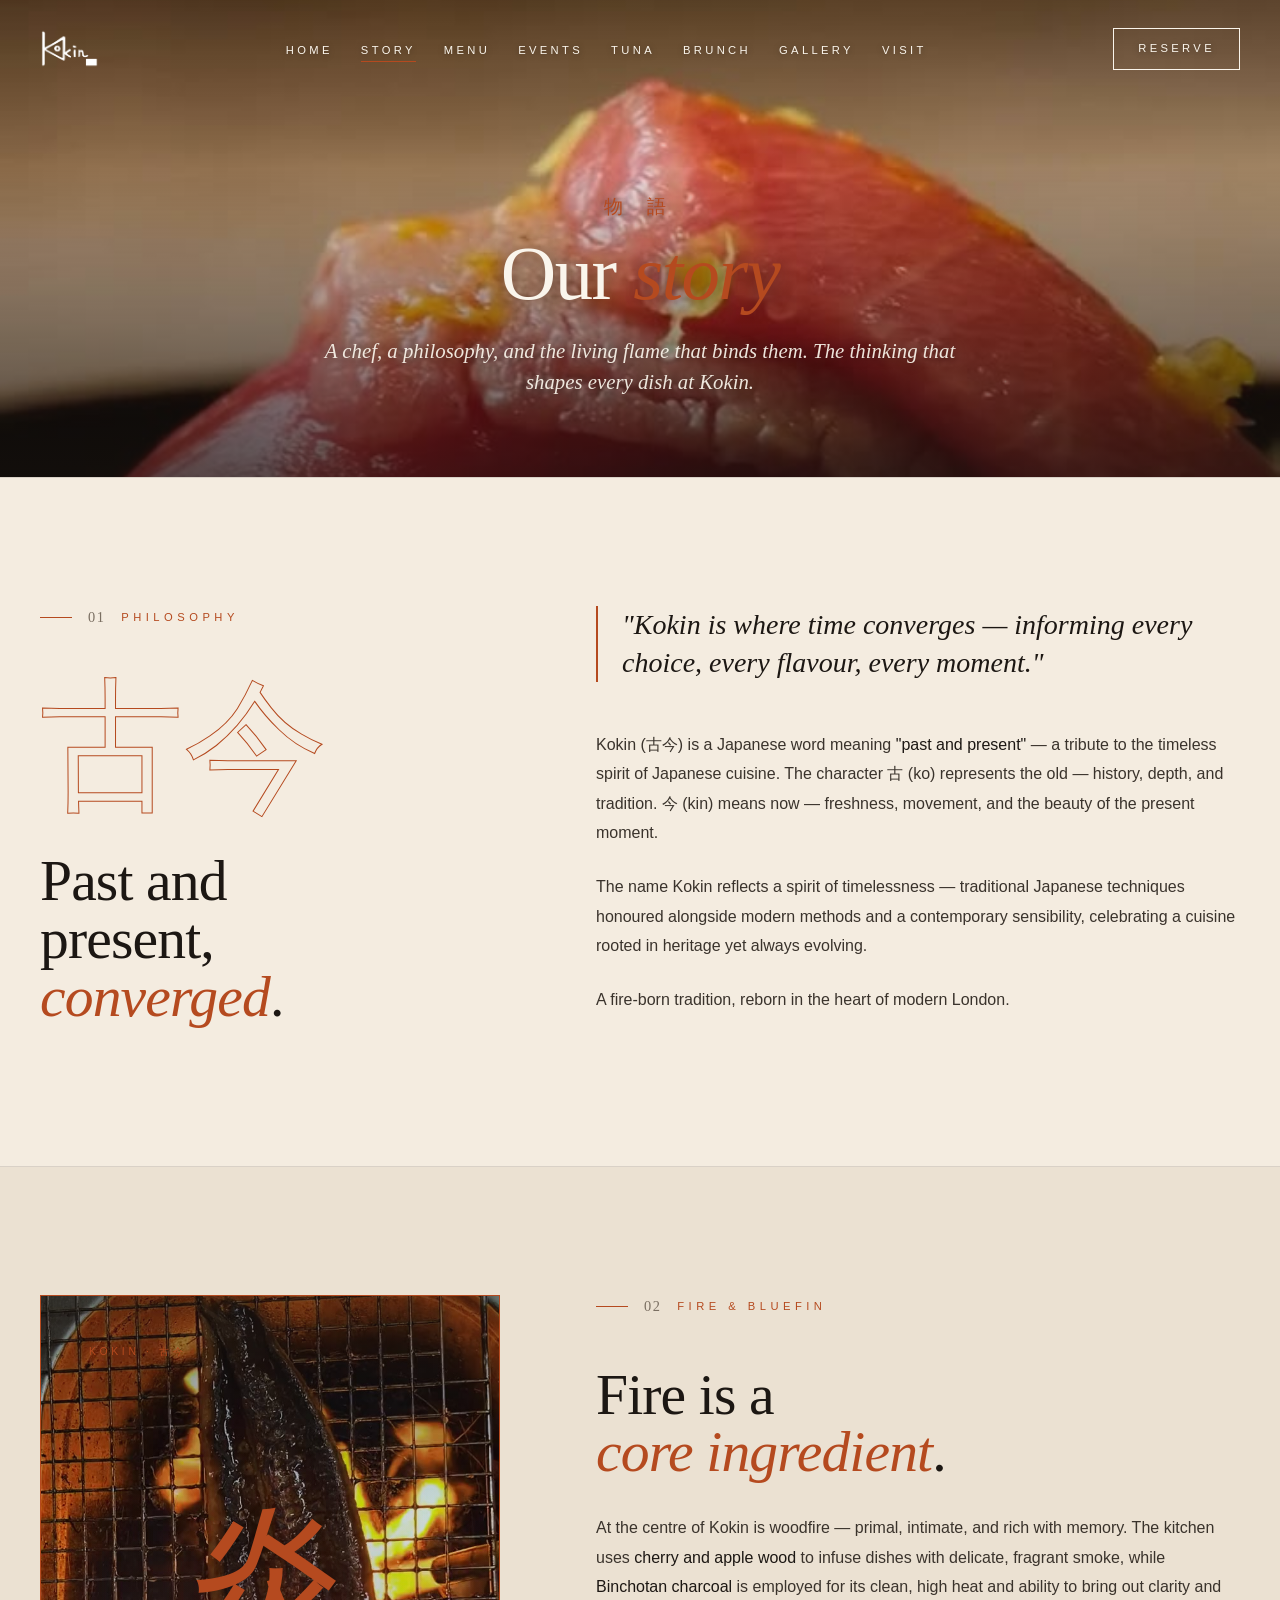
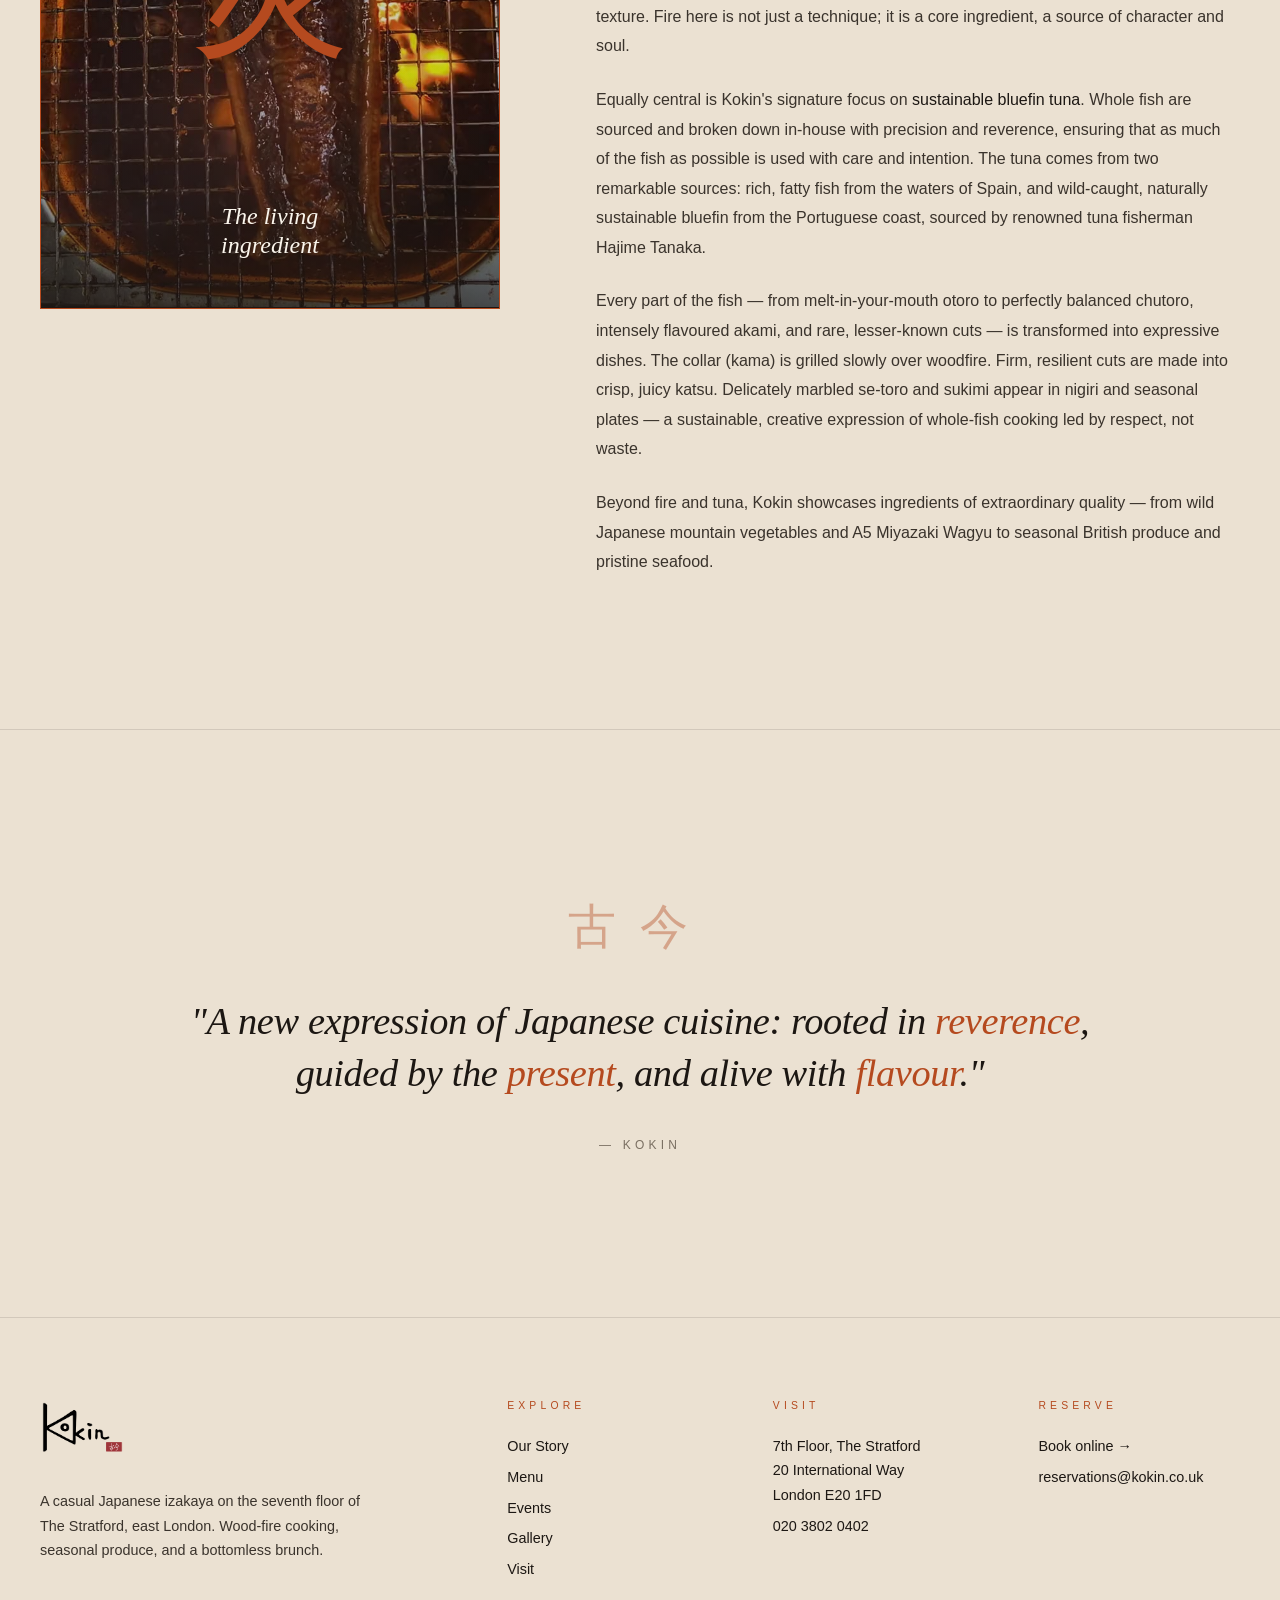
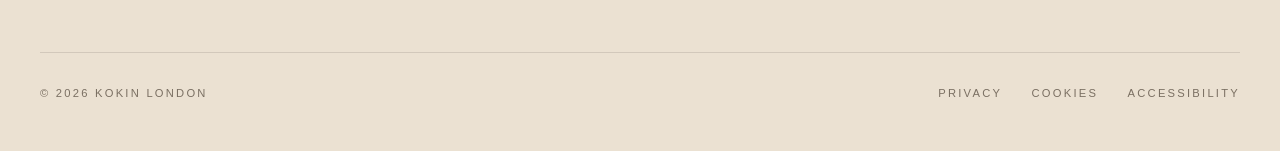
<file: story.html>
<!DOCTYPE html>
<html lang="en">
<head>
<meta charset="UTF-8" />
<meta name="viewport" content="width=device-width, initial-scale=1.0, viewport-fit=cover" />
<title>Our Story — Kokin Japanese Izakaya | Past &amp; Present</title>
<meta name="description" content="The story behind Kokin — the philosophy of 古今 (past and present), traditional Japanese technique meeting live-fire cooking in Stratford, East London." />
<link rel="canonical" href="https://kokin.co.uk/story" />

<!-- Favicon -->
<link rel="icon" type="image/png" href="/assets/Kokin-Logo-black.png" />
<link rel="apple-touch-icon" href="/assets/Kokin-Logo-black.png" />

<!-- Open Graph / Social Sharing -->
<meta property="og:type" content="website" />
<meta property="og:site_name" content="Kokin" />
<meta property="og:title" content="Our Story — Kokin Japanese Izakaya | Past &amp; Present" />
<meta property="og:description" content="The story behind Kokin — the philosophy of 古今 (past and present), traditional Japanese technique meeting live-fire cooking in Stratford, East London." />
<meta property="og:url" content="https://kokin.co.uk/story" />
<meta property="og:image" content="https://kokin.co.uk/assets/kokin-showacse-poster.jpg" />
<meta property="og:image:alt" content="Kokin — Japanese Izakaya, London" />
<meta property="og:locale" content="en_GB" />

<!-- Twitter Card -->
<meta name="twitter:card" content="summary_large_image" />
<meta name="twitter:title" content="Our Story — Kokin Japanese Izakaya | Past &amp; Present" />
<meta name="twitter:description" content="The story behind Kokin — the philosophy of 古今 (past and present), traditional Japanese technique meeting live-fire cooking in Stratford, East London." />
<meta name="twitter:image" content="https://kokin.co.uk/assets/kokin-showacse-poster.jpg" />
<style>
/* ============================================
   KOKIN · Shared design system
   古今 — past and present
   ============================================ */

:root {
  /* Warm paper palette */
  --bone: #f4ece0;           /* base background — warm washi */
  --bone-deep: #ebe1d2;      /* slightly deeper tone for alt sections */
  --cream: #faf5ec;          /* lightest */
  --ink: #1c1713;            /* deep warm black for text */
  --ink-soft: #3a332c;       /* secondary text */
  --ash: #7a6f62;            /* tertiary / captions */
  --ash-dim: #a89a87;        /* hairline greys */
  --ember: #b54a1f;          /* ember — primary accent */
  --ember-deep: #7a2e12;     /* hover state */
  --line: rgba(28, 23, 19, 0.12);
  --line-strong: rgba(28, 23, 19, 0.22);
  
  --f-display: 'Cormorant Garamond', 'Times New Roman', serif;
  --f-jp: 'Noto Serif JP', serif;
  --f-body: 'Inter Tight', -apple-system, sans-serif;
}

* { box-sizing: border-box; margin: 0; padding: 0; }
html { scroll-behavior: smooth; }

body {
  background: var(--bone);
  color: var(--ink);
  font-family: var(--f-body);
  font-weight: 300;
  line-height: 1.55;
  -webkit-font-smoothing: antialiased;
  overflow-x: hidden;
}

/* subtle paper grain */
body::before {
  content: '';
  position: fixed; inset: 0;
  pointer-events: none; z-index: 1000;
  background-image: url("data:image/svg+xml;utf8,<svg xmlns='http://www.w3.org/2000/svg' width='200' height='200'><filter id='n'><feTurbulence type='fractalNoise' baseFrequency='0.85' numOctaves='2' stitchTiles='stitch'/><feColorMatrix values='0 0 0 0 0 0 0 0 0 0 0 0 0 0 0 0 0 0 0.07 0'/></filter><rect width='100%' height='100%' filter='url(%23n)'/></svg>");
  opacity: 0.55;
  mix-blend-mode: multiply;
}

img, video { max-width: 100%; display: block; }

/* Comprehensive link reset — kill all default browser colours */
a,
a:link,
a:visited,
a:hover,
a:active,
a:focus {
  color: inherit;
  text-decoration: none;
}
button { font-family: inherit; color: inherit; }

/* ============================================
   NAV
   ============================================ */
nav.main-nav {
  position: fixed; top: 0; left: 0; right: 0;
  z-index: 100;
  padding: 1.75rem 2.5rem;
  display: flex; justify-content: space-between; align-items: center;
  transition: all 0.5s cubic-bezier(0.2, 0.8, 0.2, 1);
}
nav.main-nav.scrolled {
  background: rgba(244, 236, 224, 0.88);
  backdrop-filter: blur(14px);
  padding: 1rem 2.5rem;
  border-bottom: 1px solid var(--line);
}
nav.main-nav .mark {
  font-family: var(--f-display);
  font-size: 1.5rem;
  letter-spacing: 0.35em;
  font-weight: 500;
  color: var(--ink);
  text-decoration: none;
  display: flex;
  align-items: center;
}
nav.main-nav .mark img {
  height: 42px;
  width: auto;
  display: block;
  transition: height 0.4s cubic-bezier(0.2, 0.8, 0.2, 1);
}
nav.main-nav.scrolled .mark img {
  height: 36px;
}
nav.main-nav .mark .kanji {
  font-family: var(--f-jp);
  font-size: 0.85rem;
  letter-spacing: 0.2em;
  color: var(--ember);
  margin-left: 0.5rem;
  font-weight: 400;
}
nav.main-nav ul {
  display: flex; list-style: none; gap: 1.75rem;
}
nav.main-nav ul a {
  color: var(--ink);
  text-decoration: none;
  font-size: 0.7rem;
  letter-spacing: 0.3em;
  text-transform: uppercase;
  font-weight: 400;
  position: relative;
  transition: opacity 0.3s;
}
nav.main-nav ul a::after {
  content: '';
  position: absolute; left: 0; bottom: -6px;
  width: 0; height: 1px;
  background: var(--ember);
  transition: width 0.4s cubic-bezier(0.2, 0.8, 0.2, 1);
}
nav.main-nav ul a:hover::after,
nav.main-nav ul a.active::after { width: 100%; }
nav.main-nav ul a.active { color: var(--ember); }

.reserve-btn {
  padding: 0.7rem 1.5rem;
  border: 1px solid var(--ink);
  color: var(--ink);
  text-decoration: none;
  font-size: 0.7rem;
  letter-spacing: 0.3em;
  text-transform: uppercase;
  transition: all 0.4s;
  background: transparent;
  cursor: pointer;
}
.reserve-btn:hover {
  background: var(--ember);
  border-color: var(--ember);
  color: var(--bone);
}

.menu-toggle {
  display: none;
  background: none;
  border: 0;
  cursor: pointer;
  padding: 0.5rem;
  width: 40px; height: 40px;
  flex-direction: column;
  justify-content: center;
  gap: 5px;
}
.menu-toggle span {
  display: block;
  width: 22px; height: 1px;
  background: var(--ink);
  transition: all 0.3s;
}
.menu-toggle.open span:nth-child(1) { transform: translateY(3px) rotate(45deg); }
.menu-toggle.open span:nth-child(2) { opacity: 0; }
.menu-toggle.open span:nth-child(3) { transform: translateY(-3px) rotate(-45deg); }

/* ============================================
   BUTTONS & CTAs
   ============================================ */
.cta-primary {
  padding: 1.1rem 2.5rem;
  background: var(--ember);
  color: var(--cream);
  text-decoration: none;
  font-size: 0.72rem;
  letter-spacing: 0.35em;
  text-transform: uppercase;
  transition: all 0.4s;
  position: relative;
  overflow: hidden;
  display: inline-block;
  cursor: pointer;
  border: 0;
  font-family: var(--f-body);
  font-weight: 400;
}
.cta-primary::before {
  content: ''; position: absolute; inset: 0;
  background: var(--ember-deep);
  transform: translateY(100%);
  transition: transform 0.4s cubic-bezier(0.2, 0.8, 0.2, 1);
  z-index: 0;
}
.cta-primary span { position: relative; z-index: 1; }
.cta-primary:hover::before { transform: translateY(0); }

.cta-secondary {
  color: var(--ink);
  text-decoration: none;
  font-size: 0.72rem;
  letter-spacing: 0.35em;
  text-transform: uppercase;
  border-bottom: 1px solid var(--line-strong);
  padding-bottom: 4px;
  transition: all 0.3s;
  font-weight: 400;
  display: inline-block;
}
.cta-secondary:hover { border-color: var(--ember); color: var(--ember); }

/* ============================================
   SECTION LABELS
   ============================================ */
.section-label {
  font-size: 0.7rem;
  letter-spacing: 0.4em;
  text-transform: uppercase;
  color: var(--ember);
  margin-bottom: 3rem;
  display: flex; align-items: center; gap: 1rem;
  font-weight: 500;
}
.section-label::before {
  content: ''; width: 32px; height: 1px; background: var(--ember);
}
.section-label .num {
  color: var(--ash);
  font-family: var(--f-display);
  font-size: 0.9rem;
  letter-spacing: 0.1em;
  font-weight: 400;
}

/* ============================================
   PAGE HERO (for non-home pages)
   ============================================ */
.page-hero {
  padding: 12rem 2.5rem 5rem;
  text-align: center;
  border-bottom: 1px solid var(--line);
  position: relative;
  overflow: hidden;
}
.page-hero-bg {
  position: absolute;
  inset: 0;
  z-index: 0;
  pointer-events: none;
  overflow: hidden;
}
.page-hero-bg img,
.page-hero-bg video {
  width: 100%;
  height: 100%;
  object-fit: cover;
}
.page-hero > *:not(.page-hero-bg) {
  position: relative;
  z-index: 1;
}
.page-hero .kanji-label {
  font-family: var(--f-jp);
  font-size: 1.2rem;
  color: var(--ember);
  letter-spacing: 0.5em;
  margin-bottom: 1rem;
  font-weight: 300;
}
.page-hero h1 {
  font-family: var(--f-display);
  font-size: clamp(3rem, 6vw, 5.5rem);
  font-weight: 300;
  line-height: 0.95;
  letter-spacing: -0.02em;
  margin-bottom: 1.5rem;
}
.page-hero h1 em { font-style: italic; color: var(--ember); }
.page-hero .lede {
  font-family: var(--f-display);
  font-size: 1.3rem;
  font-style: italic;
  color: var(--ink-soft);
  max-width: 640px;
  margin: 0 auto;
  line-height: 1.5;
}

/* ============================================
   FOOTER
   ============================================ */
footer.site-footer {
  padding: 5rem 2.5rem 3rem;
  border-top: 1px solid var(--line);
  background: var(--bone-deep);
}
.footer-inner {
  max-width: 1400px;
  margin: 0 auto;
  display: grid;
  grid-template-columns: 2fr 1fr 1fr 1fr;
  gap: 4rem;
}
.footer-brand .mark {
  font-family: var(--f-display);
  font-size: 1.75rem;
  letter-spacing: 0.3em;
  font-weight: 500;
  margin-bottom: 1.5rem;
  color: var(--ink);
  display: inline-block;
}
.footer-brand .mark img {
  height: 60px;
  width: auto;
  display: block;
}
.footer-brand .mark .kanji {
  font-family: var(--f-jp);
  font-size: 1rem;
  color: var(--ember);
  margin-left: 0.5rem;
  font-weight: 400;
}
.footer-brand p {
  font-size: 0.9rem;
  color: var(--ink-soft);
  max-width: 320px;
  line-height: 1.7;
}

.footer-block h6 {
  font-size: 0.65rem;
  letter-spacing: 0.4em;
  text-transform: uppercase;
  color: var(--ember);
  margin-bottom: 1.25rem;
  font-weight: 500;
}
.footer-block a,
.footer-block p {
  display: block;
  font-size: 0.9rem;
  color: var(--ink);
  text-decoration: none;
  line-height: 1.7;
  margin-bottom: 0.4rem;
  font-family: var(--f-body);
  transition: color 0.3s;
}
.footer-block a:hover { color: var(--ember); }
.footer-block small {
  font-size: 0.75rem;
  color: var(--ash);
  display: block;
  margin-top: 0.4rem;
}

.footer-bottom {
  max-width: 1400px;
  margin: 4rem auto 0;
  padding-top: 2rem;
  border-top: 1px solid var(--line);
  display: flex;
  justify-content: space-between;
  align-items: center;
  font-size: 0.7rem;
  letter-spacing: 0.2em;
  color: var(--ash);
  text-transform: uppercase;
}
.footer-bottom a { color: var(--ash); text-decoration: none; margin-left: 1.5rem; }
.footer-bottom a:hover { color: var(--ember); }

/* ============================================
   Reveal on scroll
   ============================================ */
.reveal {
  opacity: 0;
  transform: translateY(30px);
  transition: opacity 1s cubic-bezier(0.2, 0.8, 0.2, 1), transform 1s cubic-bezier(0.2, 0.8, 0.2, 1);
}
.reveal.visible {
  opacity: 1;
  transform: translateY(0);
}

/* ============================================
   MEDIA CONTAINERS
   Drop-in image/video slots used across pages.
   Each has fallback styling so the layout survives
   without media, and smooth loading when media is added.
   ============================================ */

/* Generic media frame — holds img/video and crops cleanly */
.media-frame {
  position: relative;
  overflow: hidden;
  background: linear-gradient(135deg, #e8dcc8 0%, #d4c5ad 100%);
}
.media-frame img,
.media-frame video {
  width: 100%;
  height: 100%;
  object-fit: cover;
  display: block;
  transition: transform 0.8s cubic-bezier(0.2, 0.8, 0.2, 1);
}
.media-frame:hover img,
.media-frame:hover video { transform: scale(1.03); }

/* Placeholder overlay — shown when no media is present.
   Add an <img> or <video> and the overlay is hidden automatically. */
.media-frame .placeholder {
  position: absolute; inset: 0;
  display: flex; align-items: center; justify-content: center;
  flex-direction: column;
  gap: 0.5rem;
  font-family: var(--f-jp);
  font-weight: 200;
  color: var(--ink);
  opacity: 0.3;
  letter-spacing: 0.3em;
  text-align: center;
  pointer-events: none;
  background:
    radial-gradient(circle at 30% 30%, rgba(181, 74, 31, 0.18), transparent 55%),
    radial-gradient(circle at 70% 70%, rgba(122, 46, 18, 0.22), transparent 60%);
}
.media-frame .placeholder .jp {
  font-size: 3.5rem;
  line-height: 1;
}
.media-frame .placeholder .label {
  font-family: var(--f-body);
  font-size: 0.65rem;
  letter-spacing: 0.4em;
  text-transform: uppercase;
  color: var(--ash);
  opacity: 0.7;
}
.media-frame:has(img) .placeholder,
.media-frame:has(video) .placeholder { display: none; }

/* Decorative ember frame (optional) */
.media-frame.framed::before {
  content: '';
  position: absolute;
  top: 12px; left: 12px; right: 12px; bottom: 12px;
  border: 1px solid rgba(250, 245, 236, 0.4);
  pointer-events: none;
  z-index: 2;
}
.media-frame.ember-border {
  outline: 1px solid var(--ember);
  outline-offset: -1px;
}

/* Aspect ratios */
.ratio-3-4 { aspect-ratio: 3/4; }
.ratio-4-5 { aspect-ratio: 4/5; }
.ratio-1-1 { aspect-ratio: 1/1; }
.ratio-16-9 { aspect-ratio: 16/9; }
.ratio-5-7 { aspect-ratio: 5/7; }

/* Hero video — full-bleed background behind content */
.hero-video-bg {
  position: absolute;
  inset: 0;
  overflow: hidden;
  z-index: 0;
}
.hero-video-bg video,
.hero-video-bg img {
  width: 100%;
  height: 100%;
  object-fit: cover;
  opacity: 0.25;
  filter: grayscale(0.3) contrast(0.95);
}
.hero-video-bg::after {
  content: '';
  position: absolute; inset: 0;
  background: linear-gradient(180deg, var(--bone) 0%, rgba(244, 236, 224, 0.4) 40%, var(--bone) 100%);
  pointer-events: none;
}

/* Gallery strip — horizontal scrolling media row */
.gallery-strip {
  padding: 8rem 0;
  border-top: 1px solid var(--line);
  overflow: hidden;
  background: var(--bone);
}
.gallery-strip-header {
  max-width: 1400px;
  margin: 0 auto 4rem;
  padding: 0 2.5rem;
  display: flex;
  justify-content: space-between;
  align-items: end;
  gap: 3rem;
}
.gallery-strip-header h2 {
  font-family: var(--f-display);
  font-size: clamp(2.5rem, 5vw, 4rem);
  font-weight: 300;
  line-height: 0.95;
  letter-spacing: -0.02em;
}
.gallery-strip-header h2 em { font-style: italic; color: var(--ember); }
.gallery-strip-header p {
  font-size: 0.95rem;
  color: var(--ink-soft);
  line-height: 1.7;
  max-width: 380px;
}
.gallery-track {
  display: flex;
  gap: 1.5rem;
  padding: 0 2.5rem;
  overflow-x: auto;
  scroll-snap-type: x mandatory;
  -webkit-overflow-scrolling: touch;
  scrollbar-width: none;
}
.gallery-track::-webkit-scrollbar { display: none; }
.gallery-item {
  flex: 0 0 auto;
  width: clamp(260px, 28vw, 400px);
  scroll-snap-align: start;
}
.gallery-item .media-frame { aspect-ratio: 3/4; }
.gallery-item .caption {
  margin-top: 1.25rem;
  font-family: var(--f-display);
  font-size: 0.95rem;
  color: var(--ink);
  letter-spacing: 0.02em;
  font-weight: 400;
}
.gallery-item .caption .jp-caption {
  font-family: var(--f-jp);
  color: var(--ash);
  font-size: 0.8rem;
  letter-spacing: 0.3em;
  margin-left: 0.5rem;
  font-weight: 300;
}

/* ============================================
   Responsive
   ============================================ */
@media (max-width: 900px) {
  nav.main-nav { padding: 1.25rem 1.5rem; }
  nav.main-nav.scrolled { padding: 1rem 1.5rem; }
  
  nav.main-nav ul {
    position: fixed;
    top: 0; left: 0; right: 0; bottom: 0;
    background: var(--bone);
    flex-direction: column;
    justify-content: center;
    align-items: center;
    gap: 2.5rem;
    transform: translateX(100%);
    transition: transform 0.5s cubic-bezier(0.2, 0.8, 0.2, 1);
    z-index: 99;
    padding-top: env(safe-area-inset-top, 0px);
  }
  nav.main-nav ul.open { transform: translateX(0); }
  nav.main-nav ul a {
    font-size: 1.1rem;
    letter-spacing: 0.2em;
  }
  
  .menu-toggle { display: flex; z-index: 101; }
  nav.main-nav .reserve-btn { display: none; }
  
  .page-hero { padding: 9rem 1.5rem 4rem; }
  
  .footer-inner {
    grid-template-columns: 1fr 1fr;
    gap: 3rem;
  }
  .footer-bottom {
    flex-direction: column;
    gap: 1rem;
    text-align: center;
  }
  .footer-bottom > div { margin: 0; }
  .footer-bottom a { margin: 0 0.75rem; }

  .gallery-strip { padding: 5rem 0; }
  .gallery-strip-header {
    flex-direction: column;
    align-items: flex-start;
    padding: 0 1.5rem;
    margin-bottom: 3rem;
  }
  .gallery-track { padding: 0 1.5rem; gap: 1rem; }
  .gallery-item { width: 70vw; }
}

@media (max-width: 600px) {
  .footer-inner { grid-template-columns: 1fr; }
}


/* White nav at top on all pages — flips to ink on scroll */
nav.main-nav ul:not(.open) a {
  color: var(--cream) !important;
  text-shadow: 0 1px 6px rgba(0,0,0,0.35);
}
nav.main-nav.scrolled ul:not(.open) a {
  color: var(--ink) !important;
  text-shadow: none;
}
/* Mobile: when menu overlay is open, text is dark on cream */
nav.main-nav ul.open a {
  color: var(--ink) !important;
  text-shadow: none !important;
}
nav.main-nav .menu-toggle span {
  background: var(--cream) !important;
  box-shadow: 0 1px 4px rgba(0,0,0,0.3);
}
nav.main-nav.scrolled .menu-toggle span,
nav.main-nav .menu-toggle.open span {
  background: var(--ink) !important;
  box-shadow: none;
}
nav.main-nav .mark img {
  filter: brightness(0) invert(1);
  transition: filter 0.4s;
}
nav.main-nav.scrolled .mark img,
body.menu-open nav.main-nav .mark img {
  filter: none;
}
/* Mobile: nav pulled up to cover iOS safe-area, made fully opaque when scrolled */
@media (max-width: 900px) {
  nav.main-nav {
    top: calc(-1 * env(safe-area-inset-top, 0px)) !important;
    padding-top: calc(1.25rem + env(safe-area-inset-top, 0px)) !important;
  }
  nav.main-nav.scrolled {
    background: var(--bone) !important;
    backdrop-filter: none !important;
    padding-top: calc(1rem + env(safe-area-inset-top, 0px)) !important;
  }
}

nav.main-nav .reserve-btn {
  border-color: var(--cream) !important;
  color: var(--cream) !important;
  text-shadow: 0 1px 6px rgba(0,0,0,0.35);
}
nav.main-nav.scrolled .reserve-btn {
  border-color: var(--ink) !important;
  color: var(--ink) !important;
  text-shadow: none;
}
nav.main-nav .reserve-btn:hover {
  background: var(--ember) !important;
  border-color: var(--ember) !important;
  color: var(--bone) !important;
  text-shadow: none;
}

/* Hero text sits over images/videos — keep it white with ember accents */
.page-hero h1 {
  color: var(--cream) !important;
  text-shadow: 0 2px 20px rgba(0,0,0,0.45);
}
.page-hero .lede {
  color: rgba(250, 245, 236, 0.92) !important;
  text-shadow: 0 1px 12px rgba(0,0,0,0.45);
}
.page-hero .kanji-label {
  text-shadow: 0 1px 8px rgba(0,0,0,0.5);
}
/* Darken the hero media with a soft bottom gradient so text stays legible */
.page-hero::after {
  content: '';
  position: absolute;
  inset: 0;
  background: linear-gradient(180deg, rgba(26,20,16,0.25) 0%, rgba(26,20,16,0.05) 35%, rgba(26,20,16,0.7) 100%);
  z-index: 0;
  pointer-events: none;
}
.page-hero { position: relative; }
.page-hero-bg { z-index: 0; }
.page-hero > *:not(.page-hero-bg) { position: relative; z-index: 2; }

/* Cream cap covering iOS safe-area — fades in once scrolled, so scrolled page content can't peek through */
body::before {
  content: '';
  position: fixed;
  top: 0;
  left: 0;
  right: 0;
  height: env(safe-area-inset-top, 0px);
  background: var(--bone);
  z-index: 99;
  pointer-events: none;
  opacity: 0;
  transition: opacity 0.3s ease;
}
body.nav-scrolled::before {
  opacity: 1;
}
</style>

<style>
  /* Story page */
  .story-section {
    padding: 8rem 2.5rem;
    border-bottom: 1px solid var(--line);
  }
  .story-section.alt { background: var(--bone-deep); }
  
  .story-grid {
    max-width: 1400px;
    margin: 0 auto;
    display: grid;
    grid-template-columns: 5fr 7fr;
    gap: 6rem;
    align-items: start;
  }
  .story-grid.reverse { grid-template-columns: 7fr 5fr; }
  .story-grid.reverse .visual-col { order: 2; }
  
  .story-left { position: sticky; top: 8rem; }
  
  .big-kanji {
    font-family: var(--f-jp);
    font-size: 9rem;
    font-weight: 200;
    line-height: 1;
    color: transparent;
    -webkit-text-stroke: 1px var(--ember);
    margin-bottom: 2rem;
  }
  
  .story-title {
    font-family: var(--f-display);
    font-size: clamp(2.5rem, 4.5vw, 3.75rem);
    line-height: 1;
    font-weight: 300;
    letter-spacing: -0.015em;
  }
  .story-title em { font-style: italic; color: var(--ember); }
  
  .story-content .lede {
    font-family: var(--f-display);
    font-size: 1.75rem;
    font-style: italic;
    line-height: 1.35;
    color: var(--ink);
    margin-bottom: 3rem;
    padding-left: 1.5rem;
    border-left: 2px solid var(--ember);
    max-width: 640px;
  }
  .story-content p {
    font-size: 1rem;
    line-height: 1.85;
    color: var(--ink-soft);
    max-width: 640px;
    margin-bottom: 1.5rem;
  }
  .story-content p b {
    color: var(--ink);
    font-weight: 500;
  }
  
  /* Chef portrait */
  .chef-portrait-wrap { position: relative; }
  .chef-portrait {
    aspect-ratio: 3/4;
    position: relative;
    overflow: hidden;
    background: linear-gradient(135deg, #e8dcc8 0%, #d4c5ad 100%);
  }
  .chef-portrait img {
    position: absolute;
    inset: 0;
    width: 100%; height: 100%;
    object-fit: cover;
    z-index: 2;
  }
  .chef-portrait::before {
    content: '';
    position: absolute; inset: 0;
    background:
      radial-gradient(circle at 30% 30%, rgba(181, 74, 31, 0.18), transparent 55%),
      radial-gradient(circle at 70% 70%, rgba(122, 46, 18, 0.22), transparent 60%);
  }
  .chef-portrait::after {
    content: '下山 大輔';
    position: absolute;
    inset: 0;
    display: flex; align-items: center; justify-content: center;
    font-family: var(--f-jp);
    font-size: 3.5rem;
    font-weight: 200;
    color: var(--ink);
    opacity: 0.25;
    letter-spacing: 0.3em;
  }
  .chef-portrait-frame {
    position: absolute;
    top: -12px; left: -12px; right: -12px; bottom: -12px;
    border: 1px solid var(--ember);
    pointer-events: none;
  }
  .portrait-caption {
    margin-top: 2rem;
    font-size: 0.85rem;
    color: var(--ash);
    letter-spacing: 0.1em;
  }
  .portrait-caption b {
    font-family: var(--f-display);
    font-size: 1.1rem;
    color: var(--ink);
    letter-spacing: 0.05em;
    font-weight: 400;
    display: block;
    margin-bottom: 0.3rem;
  }
  
  /* CV timeline */
  .cv-timeline {
    max-width: 1400px;
    margin: 0 auto;
    padding: 5rem 0 0;
  }
  .cv-timeline h3 {
    font-family: var(--f-display);
    font-size: 2rem;
    font-weight: 400;
    margin-bottom: 3rem;
    color: var(--ink);
  }
  .cv-list {
    display: grid;
    gap: 0;
    border-top: 1px solid var(--line);
  }
  .cv-item {
    display: grid;
    grid-template-columns: 180px 1fr 1fr 200px;
    gap: 2rem;
    padding: 2rem 0;
    border-bottom: 1px solid var(--line);
    align-items: baseline;
  }
  .cv-item .year {
    font-family: var(--f-display);
    font-size: 0.85rem;
    color: var(--ember);
    letter-spacing: 0.25em;
    font-weight: 500;
  }
  .cv-item .role {
    font-family: var(--f-display);
    font-size: 1.4rem;
    color: var(--ink);
    font-weight: 400;
  }
  .cv-item .place {
    font-size: 0.95rem;
    color: var(--ink-soft);
    line-height: 1.5;
  }
  .cv-item .stars {
    font-size: 0.75rem;
    letter-spacing: 0.2em;
    color: var(--ash);
    text-transform: uppercase;
    text-align: right;
  }
  .cv-item .stars b {
    color: var(--ember);
    display: block;
    font-family: var(--f-display);
    font-size: 1rem;
    letter-spacing: 0.1em;
    text-transform: none;
    font-weight: 400;
    margin-top: 0.3rem;
  }
  
  .credentials {
    max-width: 1400px;
    margin: 5rem auto 0;
    display: grid;
    grid-template-columns: repeat(3, 1fr);
    border-top: 1px solid var(--line);
  }
  .cred {
    padding: 2.5rem 2.5rem 2.5rem 0;
    border-right: 1px solid var(--line);
  }
  .cred:last-child { border-right: 0; }
  .cred:not(:first-child) { padding-left: 2.5rem; }
  .cred .cred-label {
    font-size: 0.7rem;
    letter-spacing: 0.35em;
    text-transform: uppercase;
    color: var(--ember);
    margin-bottom: 1rem;
    font-weight: 500;
  }
  .cred .cred-title {
    font-family: var(--f-display);
    font-size: 1.3rem;
    color: var(--ink);
    font-weight: 400;
    margin-bottom: 0.5rem;
  }
  .cred .cred-sub {
    font-family: var(--f-jp);
    font-size: 0.9rem;
    color: var(--ash);
    letter-spacing: 0.2em;
  }
  
  /* Fire section visual */
  .fire-visual {
    aspect-ratio: 3/4;
    background: linear-gradient(160deg, #2a1f18 0%, #1a1410 100%);
    border: 1px solid var(--ember);
    padding: 3rem;
    position: relative;
    display: flex;
    flex-direction: column;
    justify-content: space-between;
    overflow: hidden;
    color: var(--cream);
  }
  .fire-video {
    position: absolute;
    inset: 0;
    width: 100%;
    height: 100%;
    object-fit: cover;
    z-index: 0;
  }
  .fire-visual-gradient {
    position: absolute;
    inset: 0;
    background: linear-gradient(180deg,
      rgba(26, 20, 16, 0.55) 0%,
      rgba(26, 20, 16, 0.15) 35%,
      rgba(26, 20, 16, 0.15) 65%,
      rgba(26, 20, 16, 0.75) 100%);
    z-index: 1;
  }
  .fire-visual::before {
    content: '';
    position: absolute; inset: 0;
    background:
      radial-gradient(circle at 50% 70%, rgba(181, 74, 31, 0.25), transparent 60%);
    z-index: 1;
    pointer-events: none;
  }
  .fire-visual > *:not(.fire-video):not(.fire-visual-gradient) {
    position: relative;
    z-index: 2;
  }
  .fire-visual .jp-huge {
    font-family: var(--f-jp);
    font-size: clamp(6rem, 14vw, 10rem);
    font-weight: 200;
    line-height: 0.85;
    color: var(--ember);
    text-align: center;
    text-shadow: 0 2px 20px rgba(0, 0, 0, 0.6);
  }
  .fire-visual .caption-top {
    font-size: 0.65rem;
    letter-spacing: 0.35em;
    text-transform: uppercase;
    color: var(--ember);
    font-weight: 500;
  }
  .fire-visual .caption-bottom {
    font-family: var(--f-display);
    font-size: 1.5rem;
    font-style: italic;
    text-align: center;
    line-height: 1.2;
  }
  
  /* Closing quote */
  .closing-quote {
    padding: 10rem 2.5rem;
    text-align: center;
    background: var(--bone-deep);
  }
  .closing-quote .kanji-label {
    font-family: var(--f-jp);
    font-size: 3rem;
    color: var(--ember);
    letter-spacing: 0.5em;
    margin-bottom: 2rem;
    opacity: 0.4;
  }
  .closing-quote blockquote {
    font-family: var(--f-display);
    font-size: clamp(1.75rem, 3vw, 2.5rem);
    font-style: italic;
    font-weight: 300;
    line-height: 1.35;
    max-width: 900px;
    margin: 0 auto 2rem;
    color: var(--ink);
    letter-spacing: -0.01em;
  }
  .closing-quote blockquote em { color: var(--ember); }
  .closing-quote cite {
    font-style: normal;
    font-size: 0.75rem;
    letter-spacing: 0.35em;
    text-transform: uppercase;
    color: var(--ash);
    font-weight: 500;
  }

  @media (max-width: 1024px) {
    .story-section { padding: 5rem 1.5rem; }
    .story-grid, .story-grid.reverse {
      grid-template-columns: 1fr;
      gap: 3rem;
    }
    .story-grid.reverse .visual-col { order: 0; }
    .story-left { position: static; }
    .cv-item {
      grid-template-columns: 1fr;
      gap: 0.5rem;
      padding: 2rem 0;
    }
    .cv-item .stars { text-align: left; }
    .credentials { grid-template-columns: 1fr; }
    .cred { border-right: 0; border-bottom: 1px solid var(--line); padding: 2rem 0 !important; }
    .cred:last-child { border-bottom: 0; }
    .big-kanji { font-size: 6rem; }
    .closing-quote { padding: 5rem 1.5rem; }
  }
</style>
</head>
<body>

<nav class="main-nav">
  <a href="/" class="mark"><img src="assets/Kokin-Logo-black.png" alt="Kokin 古今" /></a>
  <button class="menu-toggle" aria-label="Menu"><span></span><span></span><span></span></button>
  <ul>
    <li><a href="/">Home</a></li>
    <li><a href="/story" class="active">Story</a></li>
    <li><a href="/menu">Menu</a></li>
    <li><a href="/events">Events</a></li>
    <li><a href="/tuna-showcase">Tuna</a></li>
    <li><a href="/bottomless-brunch">Brunch</a></li>
    <li><a href="/gallery">Gallery</a></li>
    <li><a href="/visit">Visit</a></li>
  </ul>
  <a href="https://www.exploretock.com/kokin-london" class="reserve-btn" target="_blank" rel="noopener">Reserve</a>
</nav>

<section class="page-hero">
  <div class="page-hero-bg"><img src="assets/kokin-montage1-poster.jpg" alt="Kokin dining room" onerror="this.parentElement.style.display='none'" /></div>
  <div class="kanji-label">物 語</div>
  <h1>Our <em>story</em></h1>
  <p class="lede">A chef, a philosophy, and the living flame that binds them. The thinking that shapes every dish at Kokin.</p>
</section>

<!-- PHILOSOPHY -->
<section class="story-section">
  <div class="story-grid">
    <div class="story-left reveal">
      <div class="section-label"><span class="num">01</span> Philosophy</div>
      <div class="big-kanji">古今</div>
      <h2 class="story-title">Past and<br/>present,<br/><em>converged</em>.</h2>
    </div>
    <div class="story-content reveal">
      <p class="lede">"Kokin is where time converges — informing every choice, every flavour, every moment."</p>
      <p>Kokin (古今) is a Japanese word meaning <b>"past and present"</b> — a tribute to the timeless spirit of Japanese cuisine. The character 古 (ko) represents the old — history, depth, and tradition. 今 (kin) means now — freshness, movement, and the beauty of the present moment.</p>
      <p>The name Kokin reflects a spirit of timelessness — traditional Japanese techniques honoured alongside modern methods and a contemporary sensibility, celebrating a cuisine rooted in heritage yet always evolving.</p>
      <p>A fire-born tradition, reborn in the heart of modern London.</p>
    </div>
  </div>
</section>

<!-- FIRE & BLUEFIN -->
<section class="story-section alt">
  <div class="story-grid">
    <div class="visual-col reveal">
      <div class="fire-visual">
        <video class="fire-video" autoplay muted loop playsinline poster="assets/kokin-showacse-poster.jpg">
          <source src="assets/kokin-showacse.mp4" type="video/mp4">
        </video>
        <div class="fire-visual-gradient"></div>
        <div class="caption-top">
          <span>Kokin · 古今</span>
        </div>
        <div class="jp-huge">炎</div>
        <div class="caption-bottom">
          The living<br/><em>ingredient</em>
        </div>
      </div>
    </div>
    <div class="story-content reveal">
      <div class="section-label"><span class="num">02</span> Fire &amp; Bluefin</div>
      <h2 class="story-title" style="margin-bottom: 2rem;">Fire is a<br/><em>core ingredient</em>.</h2>
      <p>At the centre of Kokin is woodfire — primal, intimate, and rich with memory. The kitchen uses <b>cherry and apple wood</b> to infuse dishes with delicate, fragrant smoke, while <b>Binchotan charcoal</b> is employed for its clean, high heat and ability to bring out clarity and texture. Fire here is not just a technique; it is a core ingredient, a source of character and soul.</p>
      <p>Equally central is Kokin's signature focus on <b>sustainable bluefin tuna</b>. Whole fish are sourced and broken down in-house with precision and reverence, ensuring that as much of the fish as possible is used with care and intention. The tuna comes from two remarkable sources: rich, fatty fish from the waters of Spain, and wild-caught, naturally sustainable bluefin from the Portuguese coast, sourced by renowned tuna fisherman Hajime Tanaka.</p>
      <p>Every part of the fish — from melt-in-your-mouth otoro to perfectly balanced chutoro, intensely flavoured akami, and rare, lesser-known cuts — is transformed into expressive dishes. The collar (kama) is grilled slowly over woodfire. Firm, resilient cuts are made into crisp, juicy katsu. Delicately marbled se-toro and sukimi appear in nigiri and seasonal plates — a sustainable, creative expression of whole-fish cooking led by respect, not waste.</p>
      <p>Beyond fire and tuna, Kokin showcases ingredients of extraordinary quality — from wild Japanese mountain vegetables and A5 Miyazaki Wagyu to seasonal British produce and pristine seafood.</p>
    </div>
  </div>
</section>

<!-- CLOSING QUOTE -->
<section class="closing-quote">
  <div class="reveal">
    <div class="kanji-label">古今</div>
    <blockquote>"A new expression of Japanese cuisine: rooted in <em>reverence</em>, guided by the <em>present</em>, and alive with <em>flavour</em>."</blockquote>
    <cite>— Kokin</cite>
  </div>
</section>

<footer class="site-footer">
  <div class="footer-inner">
    <div class="footer-brand">
      <div class="mark"><img src="assets/Kokin-Logo-black.png" alt="Kokin 古今" /></div>
      <p>A casual Japanese izakaya on the seventh floor of The Stratford, east London. Wood-fire cooking, seasonal produce, and a bottomless brunch.</p>
    </div>
    <div class="footer-block">
      <h6>Explore</h6>
      <a href="/story">Our Story</a>
      <a href="/menu">Menu</a>
      <a href="/events">Events</a>
      <a href="/gallery">Gallery</a>
      <a href="/visit">Visit</a>
    </div>
    <div class="footer-block">
      <h6>Visit</h6>
      <p>7th Floor, The Stratford<br/>20 International Way<br/>London E20 1FD</p>
      <a href="tel:02038020402">020 3802 0402</a>
    </div>
    <div class="footer-block">
      <h6>Reserve</h6>
      <a href="https://www.exploretock.com/kokin-london" target="_blank" rel="noopener">Book online →</a>
      <a href="mailto:reservations@kokin.co.uk">reservations@kokin.co.uk</a>
    </div>
  </div>
  <div class="footer-bottom">
    <div>© 2026 Kokin London</div>
    <div>
      <a href="#">Privacy</a>
      <a href="#">Cookies</a>
      <a href="#">Accessibility</a>
    </div>
  </div>
</footer>

<script>
// KOKIN · Shared site scripts

(function () {
  // Nav scroll state
  const nav = document.querySelector('.main-nav');
  if (nav) {
    const onScroll = () => {
      if (window.scrollY > 60) {
        nav.classList.add('scrolled');
        document.body.classList.add('nav-scrolled');
      } else {
        nav.classList.remove('scrolled');
        document.body.classList.remove('nav-scrolled');
      }
    };
    window.addEventListener('scroll', onScroll, { passive: true });
    onScroll();
  }

  // Mobile menu
  const toggle = document.querySelector('.menu-toggle');
  const menu = document.querySelector('.main-nav ul');
  if (toggle && menu) {
    toggle.addEventListener('click', () => {
      toggle.classList.toggle('open');
      menu.classList.toggle('open');
    });
    menu.querySelectorAll('a').forEach(a => {
      a.addEventListener('click', () => {
        toggle.classList.remove('open');
        menu.classList.remove('open');
      });
    });
  }

  // Reveal on scroll
  const observer = new IntersectionObserver((entries) => {
    entries.forEach(entry => {
      if (entry.isIntersecting) {
        entry.target.classList.add('visible');
        observer.unobserve(entry.target);
      }
    });
  }, { threshold: 0.1, rootMargin: '0px 0px -80px 0px' });
  document.querySelectorAll('.reveal').forEach(el => observer.observe(el));
})();

</script>
</body>
</html>
</file>
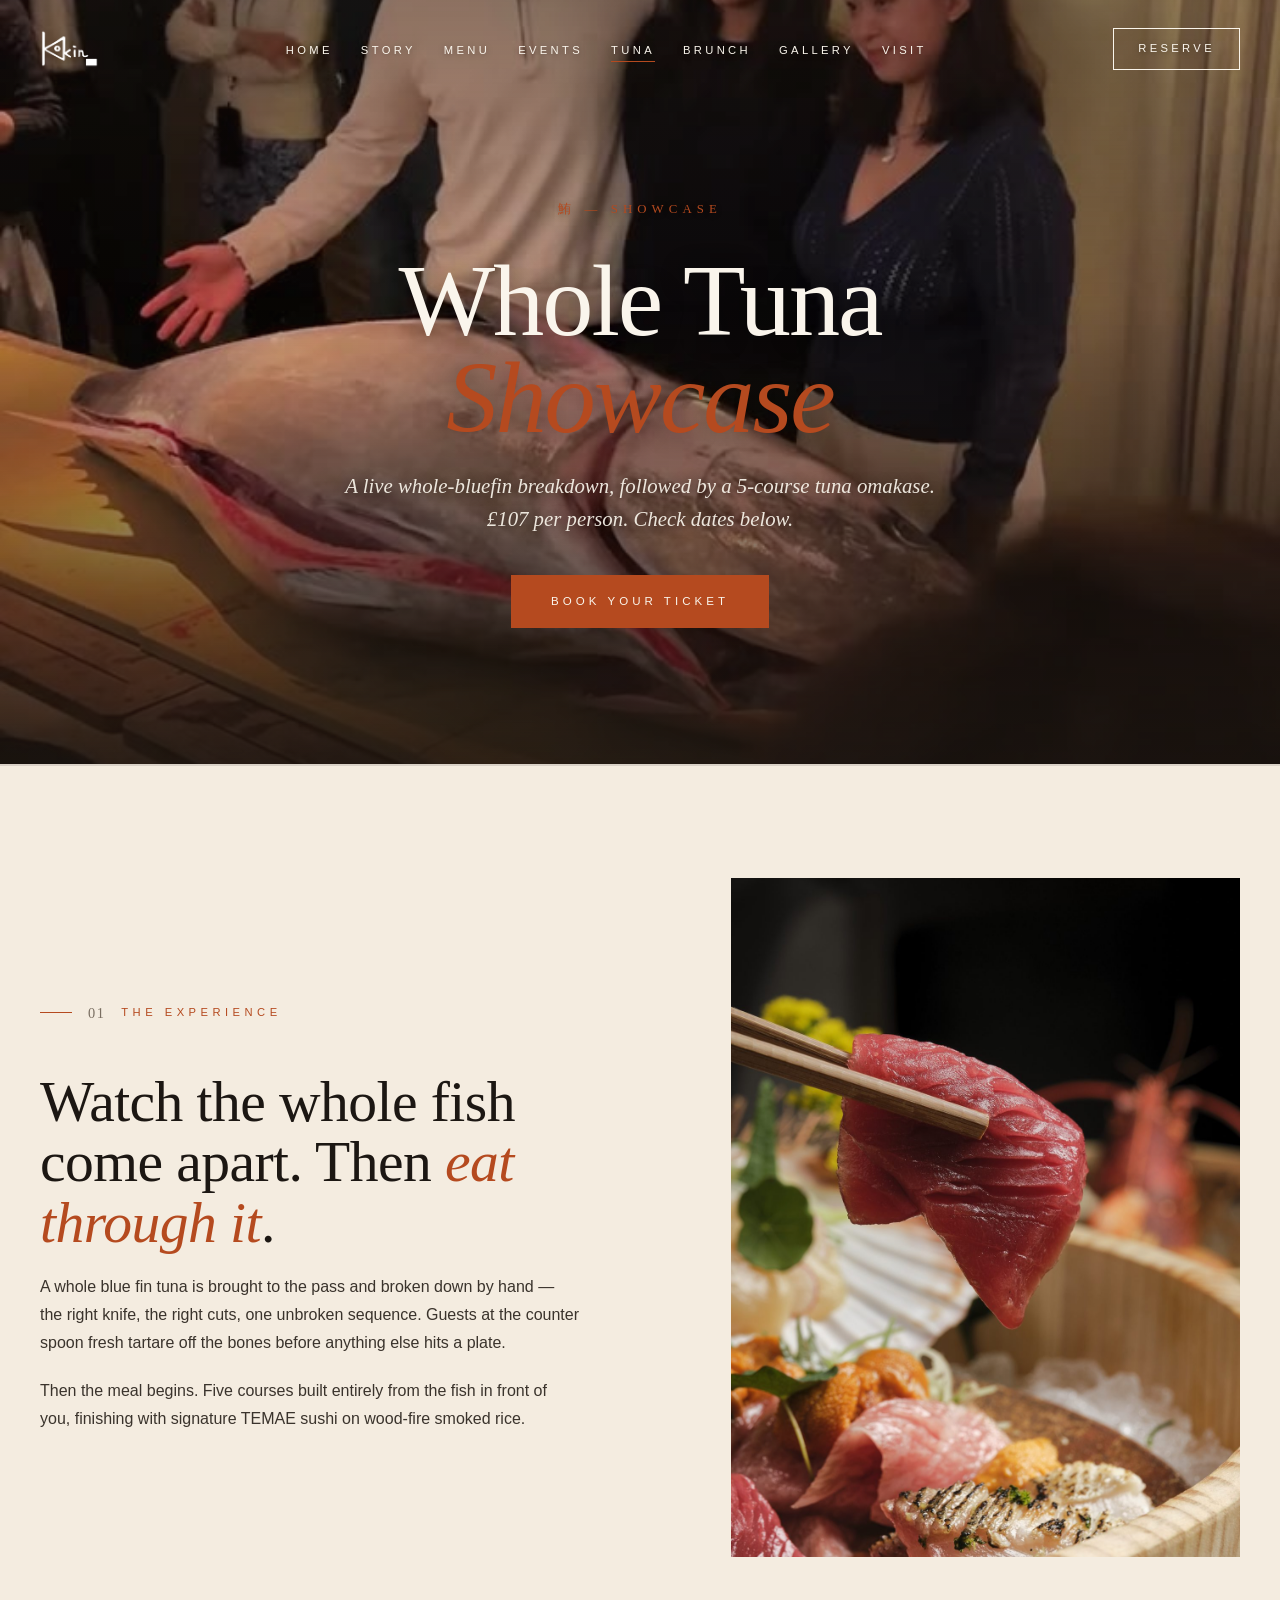
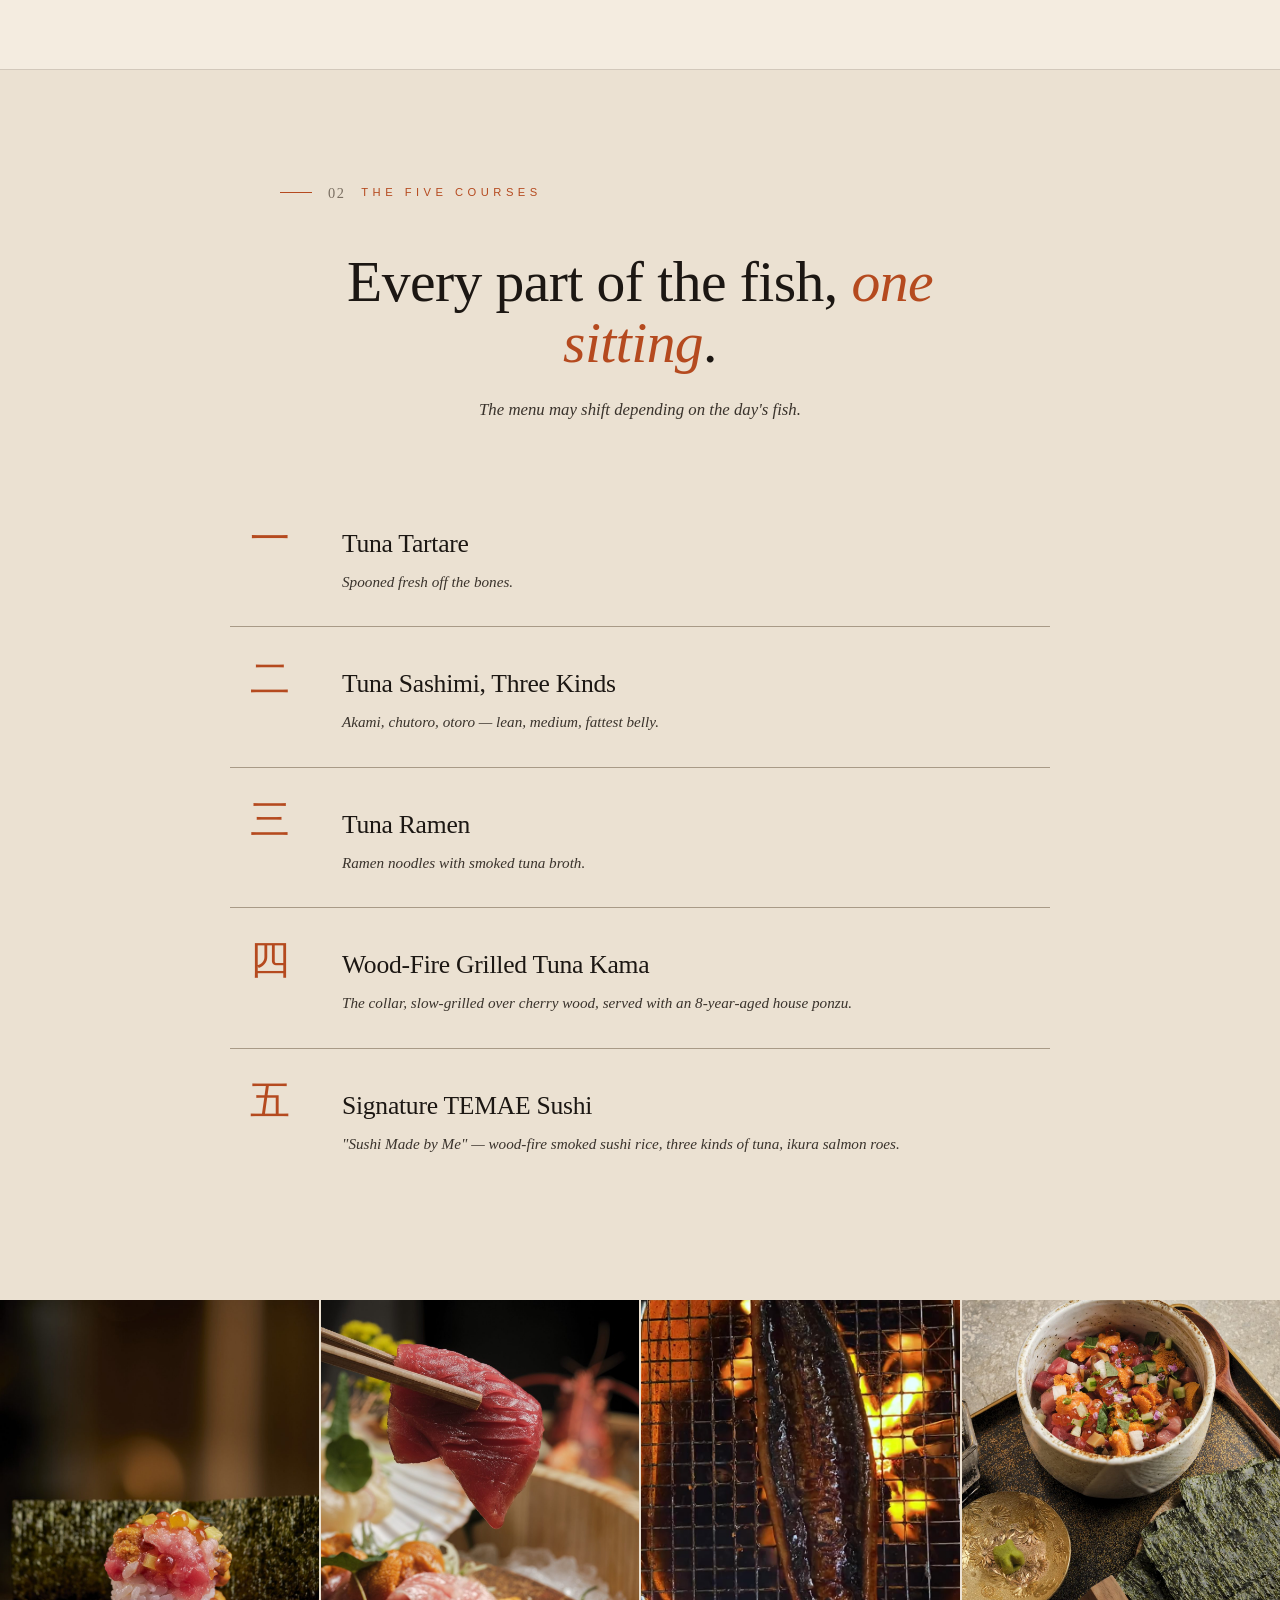
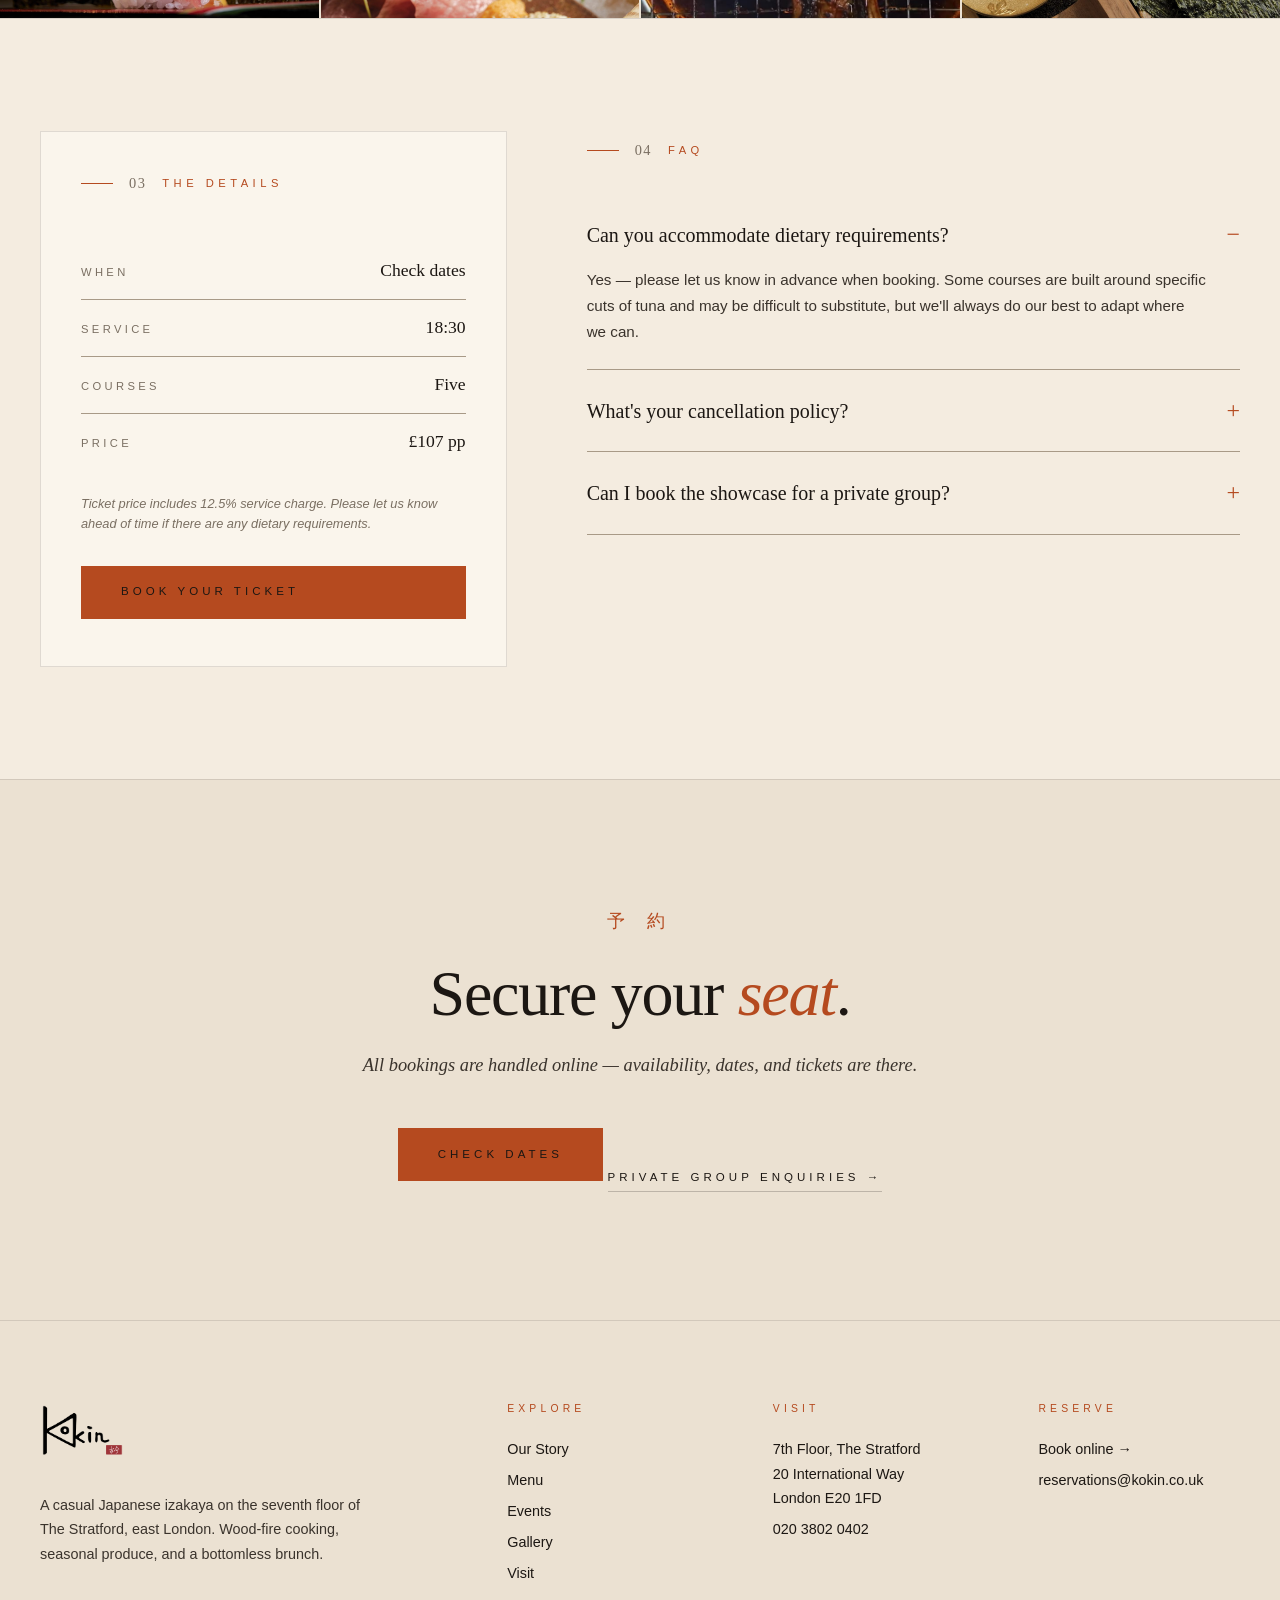
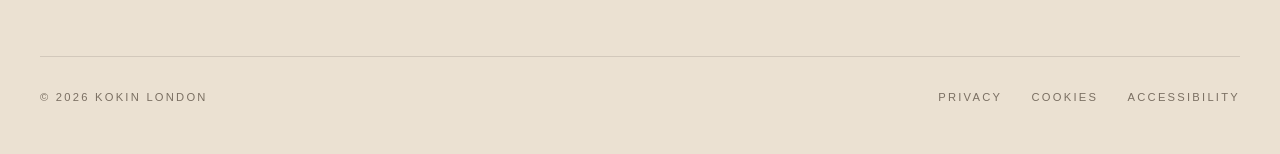
<file: tuna-showcase.html>
<!DOCTYPE html>
<html lang="en">
<head>
<meta charset="UTF-8" />
<meta name="viewport" content="width=device-width, initial-scale=1.0, viewport-fit=cover" />
<title>Whole Tuna Showcase — Kokin London | 5-Course Bluefin Omakase</title>
<meta name="description" content="Watch a whole bluefin tuna broken down at the counter, then enjoy a 5-course tuna omakase. £107 per person at Kokin, Stratford. Check dates and book." />
<link rel="canonical" href="https://kokin.co.uk/tuna-showcase" />

<!-- Favicon -->
<link rel="icon" type="image/png" href="/assets/Kokin-Logo-black.png" />
<link rel="apple-touch-icon" href="/assets/Kokin-Logo-black.png" />

<!-- Open Graph / Social Sharing -->
<meta property="og:type" content="website" />
<meta property="og:site_name" content="Kokin" />
<meta property="og:title" content="Whole Tuna Showcase — Kokin London | 5-Course Bluefin Omakase" />
<meta property="og:description" content="Watch a whole bluefin tuna broken down at the counter, then enjoy a 5-course tuna omakase. £107 per person at Kokin, Stratford. Check dates and book." />
<meta property="og:url" content="https://kokin.co.uk/tuna-showcase" />
<meta property="og:image" content="https://kokin.co.uk/assets/tuna-sashimi.jpg" />
<meta property="og:image:alt" content="Kokin — Japanese Izakaya, London" />
<meta property="og:locale" content="en_GB" />

<!-- Twitter Card -->
<meta name="twitter:card" content="summary_large_image" />
<meta name="twitter:title" content="Whole Tuna Showcase — Kokin London | 5-Course Bluefin Omakase" />
<meta name="twitter:description" content="Watch a whole bluefin tuna broken down at the counter, then enjoy a 5-course tuna omakase. £107 per person at Kokin, Stratford. Check dates and book." />
<meta name="twitter:image" content="https://kokin.co.uk/assets/tuna-sashimi.jpg" />
<style>
/* ============================================
   KOKIN · Shared design system
   古今 — past and present
   ============================================ */

:root {
  /* Warm paper palette */
  --bone: #f4ece0;           /* base background — warm washi */
  --bone-deep: #ebe1d2;      /* slightly deeper tone for alt sections */
  --cream: #faf5ec;          /* lightest */
  --ink: #1c1713;            /* deep warm black for text */
  --ink-soft: #3a332c;       /* secondary text */
  --ash: #7a6f62;            /* tertiary / captions */
  --ash-dim: #a89a87;        /* hairline greys */
  --ember: #b54a1f;          /* ember — primary accent */
  --ember-deep: #7a2e12;     /* hover state */
  --line: rgba(28, 23, 19, 0.12);
  --line-strong: rgba(28, 23, 19, 0.22);
  
  --f-display: 'Cormorant Garamond', 'Times New Roman', serif;
  --f-jp: 'Noto Serif JP', serif;
  --f-body: 'Inter Tight', -apple-system, sans-serif;
}

* { box-sizing: border-box; margin: 0; padding: 0; }
html { scroll-behavior: smooth; }

body {
  background: var(--bone);
  color: var(--ink);
  font-family: var(--f-body);
  font-weight: 300;
  line-height: 1.55;
  -webkit-font-smoothing: antialiased;
  overflow-x: hidden;
}

/* subtle paper grain */
body::before {
  content: '';
  position: fixed; inset: 0;
  pointer-events: none; z-index: 1000;
  background-image: url("data:image/svg+xml;utf8,<svg xmlns='http://www.w3.org/2000/svg' width='200' height='200'><filter id='n'><feTurbulence type='fractalNoise' baseFrequency='0.85' numOctaves='2' stitchTiles='stitch'/><feColorMatrix values='0 0 0 0 0 0 0 0 0 0 0 0 0 0 0 0 0 0 0.07 0'/></filter><rect width='100%' height='100%' filter='url(%23n)'/></svg>");
  opacity: 0.55;
  mix-blend-mode: multiply;
}

img, video { max-width: 100%; display: block; }

/* Comprehensive link reset — kill all default browser colours */
a,
a:link,
a:visited,
a:hover,
a:active,
a:focus {
  color: inherit;
  text-decoration: none;
}
button { font-family: inherit; color: inherit; }

/* ============================================
   NAV
   ============================================ */
nav.main-nav {
  position: fixed; top: 0; left: 0; right: 0;
  z-index: 100;
  padding: 1.75rem 2.5rem;
  display: flex; justify-content: space-between; align-items: center;
  transition: all 0.5s cubic-bezier(0.2, 0.8, 0.2, 1);
}
nav.main-nav.scrolled {
  background: rgba(244, 236, 224, 0.88);
  backdrop-filter: blur(14px);
  padding: 1rem 2.5rem;
  border-bottom: 1px solid var(--line);
}
nav.main-nav .mark {
  font-family: var(--f-display);
  font-size: 1.5rem;
  letter-spacing: 0.35em;
  font-weight: 500;
  color: var(--ink);
  text-decoration: none;
  display: flex;
  align-items: center;
}
nav.main-nav .mark img {
  height: 42px;
  width: auto;
  display: block;
  transition: height 0.4s cubic-bezier(0.2, 0.8, 0.2, 1);
}
nav.main-nav.scrolled .mark img {
  height: 36px;
}
nav.main-nav .mark .kanji {
  font-family: var(--f-jp);
  font-size: 0.85rem;
  letter-spacing: 0.2em;
  color: var(--ember);
  margin-left: 0.5rem;
  font-weight: 400;
}
nav.main-nav ul {
  display: flex; list-style: none; gap: 1.75rem;
}
nav.main-nav ul a {
  color: var(--ink);
  text-decoration: none;
  font-size: 0.7rem;
  letter-spacing: 0.3em;
  text-transform: uppercase;
  font-weight: 400;
  position: relative;
  transition: opacity 0.3s;
}
nav.main-nav ul a::after {
  content: '';
  position: absolute; left: 0; bottom: -6px;
  width: 0; height: 1px;
  background: var(--ember);
  transition: width 0.4s cubic-bezier(0.2, 0.8, 0.2, 1);
}
nav.main-nav ul a:hover::after,
nav.main-nav ul a.active::after { width: 100%; }
nav.main-nav ul a.active { color: var(--ember); }

.reserve-btn {
  padding: 0.7rem 1.5rem;
  border: 1px solid var(--ink);
  color: var(--ink);
  text-decoration: none;
  font-size: 0.7rem;
  letter-spacing: 0.3em;
  text-transform: uppercase;
  transition: all 0.4s;
  background: transparent;
  cursor: pointer;
}
.reserve-btn:hover {
  background: var(--ember);
  border-color: var(--ember);
  color: var(--bone);
}

.menu-toggle {
  display: none;
  background: none;
  border: 0;
  cursor: pointer;
  padding: 0.5rem;
  width: 40px; height: 40px;
  flex-direction: column;
  justify-content: center;
  gap: 5px;
}
.menu-toggle span {
  display: block;
  width: 22px; height: 1px;
  background: var(--ink);
  transition: all 0.3s;
}
.menu-toggle.open span:nth-child(1) { transform: translateY(3px) rotate(45deg); }
.menu-toggle.open span:nth-child(2) { opacity: 0; }
.menu-toggle.open span:nth-child(3) { transform: translateY(-3px) rotate(-45deg); }

/* ============================================
   BUTTONS & CTAs
   ============================================ */
.cta-primary {
  padding: 1.1rem 2.5rem;
  background: var(--ember);
  color: var(--cream);
  text-decoration: none;
  font-size: 0.72rem;
  letter-spacing: 0.35em;
  text-transform: uppercase;
  transition: all 0.4s;
  position: relative;
  overflow: hidden;
  display: inline-block;
  cursor: pointer;
  border: 0;
  font-family: var(--f-body);
  font-weight: 400;
}
.cta-primary::before {
  content: ''; position: absolute; inset: 0;
  background: var(--ember-deep);
  transform: translateY(100%);
  transition: transform 0.4s cubic-bezier(0.2, 0.8, 0.2, 1);
  z-index: 0;
}
.cta-primary span { position: relative; z-index: 1; }
.cta-primary:hover::before { transform: translateY(0); }

.cta-secondary {
  color: var(--ink);
  text-decoration: none;
  font-size: 0.72rem;
  letter-spacing: 0.35em;
  text-transform: uppercase;
  border-bottom: 1px solid var(--line-strong);
  padding-bottom: 4px;
  transition: all 0.3s;
  font-weight: 400;
  display: inline-block;
}
.cta-secondary:hover { border-color: var(--ember); color: var(--ember); }

/* ============================================
   SECTION LABELS
   ============================================ */
.section-label {
  font-size: 0.7rem;
  letter-spacing: 0.4em;
  text-transform: uppercase;
  color: var(--ember);
  margin-bottom: 3rem;
  display: flex; align-items: center; gap: 1rem;
  font-weight: 500;
}
.section-label::before {
  content: ''; width: 32px; height: 1px; background: var(--ember);
}
.section-label .num {
  color: var(--ash);
  font-family: var(--f-display);
  font-size: 0.9rem;
  letter-spacing: 0.1em;
  font-weight: 400;
}

/* ============================================
   PAGE HERO (for non-home pages)
   ============================================ */
.page-hero {
  padding: 12rem 2.5rem 5rem;
  text-align: center;
  border-bottom: 1px solid var(--line);
  position: relative;
  overflow: hidden;
}
.page-hero-bg {
  position: absolute;
  inset: 0;
  z-index: 0;
  pointer-events: none;
  overflow: hidden;
}
.page-hero-bg img,
.page-hero-bg video {
  width: 100%;
  height: 100%;
  object-fit: cover;
}
.page-hero > *:not(.page-hero-bg) {
  position: relative;
  z-index: 1;
}
.page-hero .kanji-label {
  font-family: var(--f-jp);
  font-size: 1.2rem;
  color: var(--ember);
  letter-spacing: 0.5em;
  margin-bottom: 1rem;
  font-weight: 300;
}
.page-hero h1 {
  font-family: var(--f-display);
  font-size: clamp(3rem, 6vw, 5.5rem);
  font-weight: 300;
  line-height: 0.95;
  letter-spacing: -0.02em;
  margin-bottom: 1.5rem;
}
.page-hero h1 em { font-style: italic; color: var(--ember); }
.page-hero .lede {
  font-family: var(--f-display);
  font-size: 1.3rem;
  font-style: italic;
  color: var(--ink-soft);
  max-width: 640px;
  margin: 0 auto;
  line-height: 1.5;
}

/* ============================================
   FOOTER
   ============================================ */
footer.site-footer {
  padding: 5rem 2.5rem 3rem;
  border-top: 1px solid var(--line);
  background: var(--bone-deep);
}
.footer-inner {
  max-width: 1400px;
  margin: 0 auto;
  display: grid;
  grid-template-columns: 2fr 1fr 1fr 1fr;
  gap: 4rem;
}
.footer-brand .mark {
  font-family: var(--f-display);
  font-size: 1.75rem;
  letter-spacing: 0.3em;
  font-weight: 500;
  margin-bottom: 1.5rem;
  color: var(--ink);
  display: inline-block;
}
.footer-brand .mark img {
  height: 60px;
  width: auto;
  display: block;
}
.footer-brand .mark .kanji {
  font-family: var(--f-jp);
  font-size: 1rem;
  color: var(--ember);
  margin-left: 0.5rem;
  font-weight: 400;
}
.footer-brand p {
  font-size: 0.9rem;
  color: var(--ink-soft);
  max-width: 320px;
  line-height: 1.7;
}

.footer-block h6 {
  font-size: 0.65rem;
  letter-spacing: 0.4em;
  text-transform: uppercase;
  color: var(--ember);
  margin-bottom: 1.25rem;
  font-weight: 500;
}
.footer-block a,
.footer-block p {
  display: block;
  font-size: 0.9rem;
  color: var(--ink);
  text-decoration: none;
  line-height: 1.7;
  margin-bottom: 0.4rem;
  font-family: var(--f-body);
  transition: color 0.3s;
}
.footer-block a:hover { color: var(--ember); }
.footer-block small {
  font-size: 0.75rem;
  color: var(--ash);
  display: block;
  margin-top: 0.4rem;
}

.footer-bottom {
  max-width: 1400px;
  margin: 4rem auto 0;
  padding-top: 2rem;
  border-top: 1px solid var(--line);
  display: flex;
  justify-content: space-between;
  align-items: center;
  font-size: 0.7rem;
  letter-spacing: 0.2em;
  color: var(--ash);
  text-transform: uppercase;
}
.footer-bottom a { color: var(--ash); text-decoration: none; margin-left: 1.5rem; }
.footer-bottom a:hover { color: var(--ember); }

/* ============================================
   Reveal on scroll
   ============================================ */
.reveal {
  opacity: 0;
  transform: translateY(30px);
  transition: opacity 1s cubic-bezier(0.2, 0.8, 0.2, 1), transform 1s cubic-bezier(0.2, 0.8, 0.2, 1);
}
.reveal.visible {
  opacity: 1;
  transform: translateY(0);
}

/* ============================================
   MEDIA CONTAINERS
   Drop-in image/video slots used across pages.
   Each has fallback styling so the layout survives
   without media, and smooth loading when media is added.
   ============================================ */

/* Generic media frame — holds img/video and crops cleanly */
.media-frame {
  position: relative;
  overflow: hidden;
  background: linear-gradient(135deg, #e8dcc8 0%, #d4c5ad 100%);
}
.media-frame img,
.media-frame video {
  width: 100%;
  height: 100%;
  object-fit: cover;
  display: block;
  transition: transform 0.8s cubic-bezier(0.2, 0.8, 0.2, 1);
}
.media-frame:hover img,
.media-frame:hover video { transform: scale(1.03); }

/* Placeholder overlay — shown when no media is present.
   Add an <img> or <video> and the overlay is hidden automatically. */
.media-frame .placeholder {
  position: absolute; inset: 0;
  display: flex; align-items: center; justify-content: center;
  flex-direction: column;
  gap: 0.5rem;
  font-family: var(--f-jp);
  font-weight: 200;
  color: var(--ink);
  opacity: 0.3;
  letter-spacing: 0.3em;
  text-align: center;
  pointer-events: none;
  background:
    radial-gradient(circle at 30% 30%, rgba(181, 74, 31, 0.18), transparent 55%),
    radial-gradient(circle at 70% 70%, rgba(122, 46, 18, 0.22), transparent 60%);
}
.media-frame .placeholder .jp {
  font-size: 3.5rem;
  line-height: 1;
}
.media-frame .placeholder .label {
  font-family: var(--f-body);
  font-size: 0.65rem;
  letter-spacing: 0.4em;
  text-transform: uppercase;
  color: var(--ash);
  opacity: 0.7;
}
.media-frame:has(img) .placeholder,
.media-frame:has(video) .placeholder { display: none; }

/* Decorative ember frame (optional) */
.media-frame.framed::before {
  content: '';
  position: absolute;
  top: 12px; left: 12px; right: 12px; bottom: 12px;
  border: 1px solid rgba(250, 245, 236, 0.4);
  pointer-events: none;
  z-index: 2;
}
.media-frame.ember-border {
  outline: 1px solid var(--ember);
  outline-offset: -1px;
}

/* Aspect ratios */
.ratio-3-4 { aspect-ratio: 3/4; }
.ratio-4-5 { aspect-ratio: 4/5; }
.ratio-1-1 { aspect-ratio: 1/1; }
.ratio-16-9 { aspect-ratio: 16/9; }
.ratio-5-7 { aspect-ratio: 5/7; }

/* Hero video — full-bleed background behind content */
.hero-video-bg {
  position: absolute;
  inset: 0;
  overflow: hidden;
  z-index: 0;
}
.hero-video-bg video,
.hero-video-bg img {
  width: 100%;
  height: 100%;
  object-fit: cover;
  opacity: 0.25;
  filter: grayscale(0.3) contrast(0.95);
}
.hero-video-bg::after {
  content: '';
  position: absolute; inset: 0;
  background: linear-gradient(180deg, var(--bone) 0%, rgba(244, 236, 224, 0.4) 40%, var(--bone) 100%);
  pointer-events: none;
}

/* Gallery strip — horizontal scrolling media row */
.gallery-strip {
  padding: 8rem 0;
  border-top: 1px solid var(--line);
  overflow: hidden;
  background: var(--bone);
}
.gallery-strip-header {
  max-width: 1400px;
  margin: 0 auto 4rem;
  padding: 0 2.5rem;
  display: flex;
  justify-content: space-between;
  align-items: end;
  gap: 3rem;
}
.gallery-strip-header h2 {
  font-family: var(--f-display);
  font-size: clamp(2.5rem, 5vw, 4rem);
  font-weight: 300;
  line-height: 0.95;
  letter-spacing: -0.02em;
}
.gallery-strip-header h2 em { font-style: italic; color: var(--ember); }
.gallery-strip-header p {
  font-size: 0.95rem;
  color: var(--ink-soft);
  line-height: 1.7;
  max-width: 380px;
}
.gallery-track {
  display: flex;
  gap: 1.5rem;
  padding: 0 2.5rem;
  overflow-x: auto;
  scroll-snap-type: x mandatory;
  -webkit-overflow-scrolling: touch;
  scrollbar-width: none;
}
.gallery-track::-webkit-scrollbar { display: none; }
.gallery-item {
  flex: 0 0 auto;
  width: clamp(260px, 28vw, 400px);
  scroll-snap-align: start;
}
.gallery-item .media-frame { aspect-ratio: 3/4; }
.gallery-item .caption {
  margin-top: 1.25rem;
  font-family: var(--f-display);
  font-size: 0.95rem;
  color: var(--ink);
  letter-spacing: 0.02em;
  font-weight: 400;
}
.gallery-item .caption .jp-caption {
  font-family: var(--f-jp);
  color: var(--ash);
  font-size: 0.8rem;
  letter-spacing: 0.3em;
  margin-left: 0.5rem;
  font-weight: 300;
}

/* ============================================
   Responsive
   ============================================ */
@media (max-width: 900px) {
  nav.main-nav { padding: 1.25rem 1.5rem; }
  nav.main-nav.scrolled { padding: 1rem 1.5rem; }
  
  nav.main-nav ul {
    position: fixed;
    top: 0; left: 0; right: 0; bottom: 0;
    background: var(--bone);
    flex-direction: column;
    justify-content: center;
    align-items: center;
    gap: 2.5rem;
    transform: translateX(100%);
    transition: transform 0.5s cubic-bezier(0.2, 0.8, 0.2, 1);
    z-index: 99;
    padding-top: env(safe-area-inset-top, 0px);
  }
  nav.main-nav ul.open { transform: translateX(0); }
  nav.main-nav ul a {
    font-size: 1.1rem;
    letter-spacing: 0.2em;
  }
  
  .menu-toggle { display: flex; z-index: 101; }
  nav.main-nav .reserve-btn { display: none; }
  
  .page-hero { padding: 9rem 1.5rem 4rem; }
  
  .footer-inner {
    grid-template-columns: 1fr 1fr;
    gap: 3rem;
  }
  .footer-bottom {
    flex-direction: column;
    gap: 1rem;
    text-align: center;
  }
  .footer-bottom > div { margin: 0; }
  .footer-bottom a { margin: 0 0.75rem; }

  .gallery-strip { padding: 5rem 0; }
  .gallery-strip-header {
    flex-direction: column;
    align-items: flex-start;
    padding: 0 1.5rem;
    margin-bottom: 3rem;
  }
  .gallery-track { padding: 0 1.5rem; gap: 1rem; }
  .gallery-item { width: 70vw; }
}

@media (max-width: 600px) {
  .footer-inner { grid-template-columns: 1fr; }
}



/* ============================================
   Tuna Showcase page
   ============================================ */
.tuna-hero {
  min-height: 85vh;
  padding: 10rem 2.5rem 6rem;
  position: relative;
  overflow: hidden;
  color: var(--cream);
  display: flex;
  align-items: center;
  justify-content: center;
  text-align: center;
}
.tuna-hero .page-hero-bg video {
  position: absolute;
  inset: 0;
  width: 100%;
  height: 100%;
  object-fit: cover;
}
.tuna-hero::after {
  content: '';
  position: absolute;
  inset: 0;
  background: linear-gradient(180deg, rgba(26,20,16,0.4) 0%, rgba(26,20,16,0.15) 40%, rgba(26,20,16,0.85) 100%);
  z-index: 1;
  pointer-events: none;
}
.tuna-hero .page-hero-content {
  position: relative;
  z-index: 2;
  max-width: 780px;
  margin: 0 auto;
}
.tuna-hero .kanji-label {
  font-family: var(--f-jp);
  font-size: 0.8rem;
  letter-spacing: 0.4em;
  color: var(--ember);
  margin-bottom: 2rem;
  text-transform: uppercase;
  text-shadow: 0 1px 6px rgba(0,0,0,0.4);
}
.tuna-hero h1 {
  font-family: var(--f-display);
  font-size: clamp(3.5rem, 8vw, 7rem);
  font-weight: 300;
  line-height: 0.95;
  letter-spacing: -0.02em;
  margin-bottom: 1.5rem;
  text-shadow: 0 2px 24px rgba(0,0,0,0.45);
}
.tuna-hero h1 em { font-style: italic; color: var(--ember); }
.tuna-hero .lede {
  font-family: var(--f-display);
  font-style: italic;
  font-size: 1.3rem;
  line-height: 1.55;
  color: rgba(250,245,236,0.92);
  margin-bottom: 2.5rem;
  max-width: 620px;
  margin-left: auto;
  margin-right: auto;
  text-shadow: 0 1px 12px rgba(0,0,0,0.5);
}
.tuna-hero .hero-cta-row { display: flex; gap: 1.5rem; flex-wrap: wrap; justify-content: center; }

/* Sections */
.ts-section { padding: 7rem 2.5rem; border-top: 1px solid var(--line); }
.ts-inner { max-width: 1280px; margin: 0 auto; }
.ts-section-heading { text-align: center; margin: 0 auto 4rem; max-width: 720px; }
.ts-section-heading h2,
.ts-intro h2 {
  font-family: var(--f-display);
  font-size: clamp(2.25rem, 4.5vw, 3.75rem);
  font-weight: 300;
  line-height: 1.05;
  letter-spacing: -0.01em;
  margin-top: 1.25rem;
}
.ts-section-heading h2 em,
.ts-intro h2 em { font-style: italic; color: var(--ember); }
.ts-sub {
  font-family: var(--f-display);
  font-style: italic;
  color: var(--ink-soft);
  margin-top: 1.5rem;
  font-size: 1.05rem;
}

/* Intro grid */
.ts-intro-grid {
  display: grid;
  grid-template-columns: 6fr 5fr;
  gap: 5rem;
  align-items: center;
}
.ts-intro-text p {
  font-size: 1rem;
  line-height: 1.75;
  color: var(--ink-soft);
  margin-top: 1.25rem;
  max-width: 540px;
}
.ts-intro-photo {
  aspect-ratio: 3/4;
  overflow: hidden;
  background: var(--bone-deep);
}
.ts-intro-photo img { width: 100%; height: 100%; object-fit: cover; }

/* Courses */
.ts-courses { background: var(--bone-deep); }
.ts-course-list {
  list-style: none;
  padding: 0;
  margin: 0;
  max-width: 820px;
  margin: 0 auto;
}
.ts-course {
  display: grid;
  grid-template-columns: 80px 1fr;
  gap: 2rem;
  padding: 2rem 0;
  border-bottom: 1px solid var(--ash-dim);
  align-items: baseline;
}
.ts-course:last-child { border-bottom: 0; }
.ts-course-num {
  font-family: var(--f-jp);
  font-size: 2.5rem;
  font-weight: 300;
  color: var(--ember);
  line-height: 1;
  text-align: center;
}
.ts-course h3 {
  font-family: var(--f-display);
  font-size: 1.6rem;
  font-weight: 400;
  margin-bottom: 0.4rem;
  letter-spacing: -0.01em;
}
.ts-course p {
  font-size: 0.95rem;
  line-height: 1.6;
  color: var(--ink-soft);
  font-style: italic;
  font-family: var(--f-display);
}

/* Photo strip */
.ts-gallery-strip { padding: 0; background: var(--bone-deep); }
.ts-photo-grid {
  display: grid;
  grid-template-columns: repeat(4, 1fr);
  gap: 2px;
}
.ts-photo {
  aspect-ratio: 1/1;
  overflow: hidden;
  background: var(--bone);
}
.ts-photo img {
  width: 100%; height: 100%;
  object-fit: cover;
  transition: transform 0.9s cubic-bezier(0.2, 0.8, 0.2, 1);
}
.ts-photo:hover img { transform: scale(1.04); }

/* Details + FAQ */
.ts-details { padding: 7rem 2.5rem; }
.ts-details-grid {
  display: grid;
  grid-template-columns: 5fr 7fr;
  gap: 5rem;
  align-items: start;
}
.ts-details-card {
  padding: 2.5rem;
  background: var(--cream);
  border: 1px solid var(--line);
  position: sticky;
  top: 8rem;
}
.ts-fact-list { margin: 2rem 0 1.5rem; }
.ts-fact {
  display: flex;
  justify-content: space-between;
  padding: 0.9rem 0;
  border-bottom: 1px solid var(--ash-dim);
  align-items: baseline;
}
.ts-fact:last-child { border-bottom: 0; }
.ts-fact-lbl {
  font-size: 0.7rem;
  letter-spacing: 0.3em;
  text-transform: uppercase;
  color: var(--ash);
  font-weight: 500;
}
.ts-fact-val {
  font-family: var(--f-display);
  font-size: 1.1rem;
  color: var(--ink);
}
.ts-fine {
  font-size: 0.8rem;
  line-height: 1.55;
  color: var(--ash);
  font-style: italic;
  margin-bottom: 2rem;
}
.ts-details-card .cta-primary { width: 100%; }

/* FAQ */
.ts-faq { padding-top: 0.5rem; }
.ts-faq .section-label { margin-bottom: 2rem; }
.ts-faq-item {
  border-bottom: 1px solid var(--ash-dim);
  padding: 1.5rem 0;
}
.ts-faq-item summary {
  list-style: none;
  cursor: pointer;
  font-family: var(--f-display);
  font-size: 1.25rem;
  line-height: 1.4;
  font-weight: 400;
  color: var(--ink);
  display: flex;
  justify-content: space-between;
  align-items: baseline;
  gap: 1rem;
  transition: color 0.3s;
}
.ts-faq-item summary::-webkit-details-marker { display: none; }
.ts-faq-item summary::after {
  content: '+';
  color: var(--ember);
  font-size: 1.5rem;
  font-weight: 300;
  transition: transform 0.3s;
}
.ts-faq-item[open] summary::after { content: '−'; }
.ts-faq-item summary:hover { color: var(--ember); }
.ts-faq-item p {
  margin-top: 1rem;
  font-size: 0.95rem;
  line-height: 1.7;
  color: var(--ink-soft);
  max-width: 620px;
}
.ts-faq-item p a {
  color: var(--ember);
  border-bottom: 1px solid var(--ember);
}

/* Responsive */
@media (max-width: 1024px) {
  .ts-section { padding: 4rem 1.5rem; }
  .ts-intro-grid,
  .ts-details-grid {
    grid-template-columns: 1fr;
    gap: 3rem;
  }
  .ts-details-card { position: static; }
  .ts-photo-grid { grid-template-columns: repeat(2, 1fr); }
  .tuna-hero { padding: 8rem 1.5rem 4rem; min-height: 75vh; }
  .ts-course { grid-template-columns: 50px 1fr; gap: 1.5rem; }
  .ts-course-num { font-size: 1.75rem; }
}

/* White nav at top on all pages — flips to ink on scroll */
nav.main-nav ul:not(.open) a {
  color: var(--cream) !important;
  text-shadow: 0 1px 6px rgba(0,0,0,0.35);
}
nav.main-nav.scrolled ul:not(.open) a {
  color: var(--ink) !important;
  text-shadow: none;
}
/* Mobile: when menu overlay is open, text is dark on cream */
nav.main-nav ul.open a {
  color: var(--ink) !important;
  text-shadow: none !important;
}
nav.main-nav .menu-toggle span {
  background: var(--cream) !important;
  box-shadow: 0 1px 4px rgba(0,0,0,0.3);
}
nav.main-nav.scrolled .menu-toggle span,
nav.main-nav .menu-toggle.open span {
  background: var(--ink) !important;
  box-shadow: none;
}
nav.main-nav .mark img {
  filter: brightness(0) invert(1);
  transition: filter 0.4s;
}
nav.main-nav.scrolled .mark img,
body.menu-open nav.main-nav .mark img {
  filter: none;
}
/* Mobile: nav pulled up to cover iOS safe-area, made fully opaque when scrolled */
@media (max-width: 900px) {
  nav.main-nav {
    top: calc(-1 * env(safe-area-inset-top, 0px)) !important;
    padding-top: calc(1.25rem + env(safe-area-inset-top, 0px)) !important;
  }
  nav.main-nav.scrolled {
    background: var(--bone) !important;
    backdrop-filter: none !important;
    padding-top: calc(1rem + env(safe-area-inset-top, 0px)) !important;
  }
}

nav.main-nav .reserve-btn {
  border-color: var(--cream) !important;
  color: var(--cream) !important;
  text-shadow: 0 1px 6px rgba(0,0,0,0.35);
}
nav.main-nav.scrolled .reserve-btn {
  border-color: var(--ink) !important;
  color: var(--ink) !important;
  text-shadow: none;
}
nav.main-nav .reserve-btn:hover {
  background: var(--ember) !important;
  border-color: var(--ember) !important;
  color: var(--bone) !important;
  text-shadow: none;
}

/* Cream cap covering iOS safe-area — fades in once scrolled, so scrolled page content can't peek through */
body::before {
  content: '';
  position: fixed;
  top: 0;
  left: 0;
  right: 0;
  height: env(safe-area-inset-top, 0px);
  background: var(--bone);
  z-index: 99;
  pointer-events: none;
  opacity: 0;
  transition: opacity 0.3s ease;
}
body.nav-scrolled::before {
  opacity: 1;
}
</style>

<style>
  .event-index {
    padding: 4rem 2.5rem 0;
    border-bottom: 1px solid var(--line);
  }
  .event-index-inner {
    max-width: 1400px;
    margin: 0 auto;
    display: grid;
    grid-template-columns: repeat(2, 1fr);
  }
  .event-index-item {
    padding: 2rem 2.5rem;
    border-right: 1px solid var(--line);
    text-decoration: none;
    color: var(--ink);
    transition: background 0.3s;
  }
  .event-index-item:last-child { border-right: 0; }
  .event-index-item:first-child { padding-left: 0; }
  .event-index-item:hover { background: rgba(181, 74, 31, 0.03); }
  .event-index-item .idx-num {
    font-family: var(--f-display);
    font-size: 0.75rem;
    letter-spacing: 0.3em;
    color: var(--ember);
    margin-bottom: 0.75rem;
    font-weight: 500;
  }
  .event-index-item .idx-name {
    font-family: var(--f-display);
    font-size: 1.5rem;
    font-weight: 400;
    margin-bottom: 0.5rem;
  }
  .event-index-item .idx-name em { font-style: italic; color: var(--ember); }
  .event-index-item .idx-when {
    font-size: 0.75rem;
    letter-spacing: 0.2em;
    text-transform: uppercase;
    color: var(--ash);
  }

  .event-feature {
    padding: 8rem 2.5rem;
    border-bottom: 1px solid var(--line);
    position: relative;
    scroll-margin-top: 100px;
  }
  .event-feature.alt { background: var(--bone-deep); }

  .event-feature-inner {
    max-width: 1400px;
    margin: 0 auto;
    display: grid;
    grid-template-columns: 5fr 7fr;
    gap: 6rem;
    align-items: start;
  }
  .event-feature.reverse .event-feature-inner { grid-template-columns: 7fr 5fr; }
  .event-feature.reverse .event-visual { order: 2; }

  .event-visual {
    aspect-ratio: 3/4;
    background: linear-gradient(160deg, var(--cream) 0%, var(--bone-deep) 100%);
    border: 1px solid var(--ember);
    padding: 3rem;
    position: relative;
    display: flex;
    flex-direction: column;
    justify-content: space-between;
    overflow: hidden;
  }
  .event-visual.dark {
    background: linear-gradient(160deg, #2a1f18 0%, #1a1410 100%);
    color: var(--cream);
  }
  /* Photo layer — fills the container if an image loads */
  .event-photo {
    position: absolute;
    inset: 0;
    width: 100%; height: 100%;
    object-fit: cover;
    z-index: 0;
  }
  .photo-overlay {
    position: absolute;
    inset: 0;
    background: linear-gradient(180deg,
      rgba(26, 20, 16, 0.35) 0%,
      rgba(26, 20, 16, 0.15) 40%,
      rgba(26, 20, 16, 0.75) 100%);
    z-index: 1;
    pointer-events: none;
  }
  .photo-overlay.light {
    background: linear-gradient(180deg,
      rgba(244, 236, 224, 0.25) 0%,
      rgba(244, 236, 224, 0.1) 40%,
      rgba(26, 20, 16, 0.55) 100%);
  }
  /* All content above the photo */
  .event-visual > *:not(.event-photo):not(.photo-overlay) {
    position: relative;
    z-index: 2;
  }
  /* When photo is present, the big kanji becomes a smaller corner accent */
  .event-visual .big-jp.kanji-accent {
    font-size: clamp(3rem, 6vw, 5rem);
    align-self: flex-end;
    text-align: right;
    margin: 0;
    color: var(--ember);
    opacity: 0.9;
    line-height: 0.85;
    mix-blend-mode: screen;
  }
  /* For light variant: multiply looks better */
  .event-visual:not(.dark) .big-jp.kanji-accent {
    mix-blend-mode: multiply;
    opacity: 0.95;
  }
  /* Poster title sits bottom-left, photo-caption style */
  .event-visual .poster-title {
    color: var(--cream);
    text-shadow: 0 2px 16px rgba(0, 0, 0, 0.5);
  }
  .event-visual:not(.dark) .poster-title {
    color: var(--cream);
  }
  .event-visual .poster-top {
    display: flex;
    justify-content: space-between;
    font-size: 0.65rem;
    letter-spacing: 0.35em;
    text-transform: uppercase;
    color: var(--ember);
    font-weight: 500;
    text-shadow: 0 1px 4px rgba(0, 0, 0, 0.3);
  }
  .event-visual .big-jp {
    font-family: var(--f-jp);
    font-weight: 200;
    line-height: 0.85;
    color: var(--ember);
    letter-spacing: -0.05em;
  }
  .event-visual .poster-title:not(.kanji-accent) {
    font-family: var(--f-display);
    font-size: 2.75rem;
    font-weight: 300;
    line-height: 1;
    text-align: left;
    letter-spacing: -0.01em;
  }
  .event-visual .poster-title em { font-style: italic; }
  .event-visual .poster-bottom {
    display: flex;
    justify-content: space-between;
    align-items: end;
    font-size: 0.65rem;
    letter-spacing: 0.3em;
    text-transform: uppercase;
    color: var(--cream);
    font-family: var(--f-display);
    font-weight: 500;
    text-shadow: 0 1px 4px rgba(0, 0, 0, 0.4);
  }
  .event-visual .poster-bottom .price {
    color: var(--ember);
    font-size: 0.85rem;
  }
  .event-visual .corner-mark {
    position: absolute;
    top: 12px; left: 12px; right: 12px; bottom: 12px;
    border: 1px solid var(--ember);
    opacity: 0.25;
    pointer-events: none;
  }

  .event-content .event-eyebrow {
    font-size: 0.7rem;
    letter-spacing: 0.4em;
    text-transform: uppercase;
    color: var(--ember);
    margin-bottom: 1.5rem;
    display: flex;
    align-items: center;
    gap: 1rem;
    font-weight: 500;
  }
  .event-content .event-eyebrow::before {
    content: ''; width: 32px; height: 1px; background: var(--ember);
  }
  .event-content h2 {
    font-family: var(--f-display);
    font-size: clamp(2.75rem, 5vw, 4.5rem);
    font-weight: 300;
    line-height: 0.95;
    letter-spacing: -0.02em;
    margin-bottom: 1rem;
  }
  .event-content h2 em { font-style: italic; color: var(--ember); }
  .event-content .jp-sub {
    font-family: var(--f-jp);
    font-size: 1.1rem;
    color: var(--ash);
    letter-spacing: 0.3em;
    margin-bottom: 2rem;
    font-weight: 300;
  }
  .event-content .lede {
    font-family: var(--f-display);
    font-size: 1.35rem;
    font-style: italic;
    color: var(--ink);
    line-height: 1.45;
    margin-bottom: 2.5rem;
    padding-left: 1.5rem;
    border-left: 2px solid var(--ember);
    max-width: 560px;
  }
  .event-content p {
    font-size: 0.98rem;
    line-height: 1.8;
    color: var(--ink-soft);
    max-width: 560px;
    margin-bottom: 1.5rem;
  }

  .includes-list {
    margin: 2.5rem 0;
    padding: 2rem 0;
    border-top: 1px solid var(--line);
    border-bottom: 1px solid var(--line);
    max-width: 560px;
  }
  .includes-list h5 {
    font-family: var(--f-display);
    font-size: 0.8rem;
    letter-spacing: 0.35em;
    text-transform: uppercase;
    color: var(--ember);
    margin-bottom: 1.25rem;
    font-weight: 500;
  }
  .includes-list ul {
    list-style: none;
    display: grid;
    grid-template-columns: 1fr 1fr;
    gap: 0.75rem 2rem;
  }
  .includes-list li {
    font-family: var(--f-display);
    font-size: 1.05rem;
    color: var(--ink);
    padding-left: 1.5rem;
    position: relative;
    line-height: 1.4;
  }
  .includes-list li::before {
    content: '—';
    position: absolute;
    left: 0;
    color: var(--ember);
  }

  .event-details {
    display: grid;
    grid-template-columns: repeat(4, 1fr);
    margin: 3rem 0;
    border-top: 1px solid var(--line);
    border-bottom: 1px solid var(--line);
    max-width: 680px;
  }
  .event-detail {
    padding: 1.5rem 1rem 1.5rem 0;
    border-right: 1px solid var(--line);
  }
  .event-detail:last-child { border-right: 0; }
  .event-detail:not(:first-child) { padding-left: 1.5rem; }
  .event-detail .lbl {
    font-size: 0.6rem;
    letter-spacing: 0.35em;
    text-transform: uppercase;
    color: var(--ash);
    margin-bottom: 0.5rem;
    font-weight: 500;
  }
  .event-detail .val {
    font-family: var(--f-display);
    font-size: 1.15rem;
    color: var(--ink);
    font-weight: 400;
    line-height: 1.2;
  }
  .event-detail .val.price { color: var(--ember); }

  .event-cta-row {
    display: flex;
    gap: 2rem;
    align-items: center;
    flex-wrap: wrap;
    margin-top: 2rem;
  }

  .closing-band {
    padding: 8rem 2.5rem;
    text-align: center;
    background: var(--bone-deep);
    border-top: 1px solid var(--line);
  }
  .closing-band .kanji-label {
    font-family: var(--f-jp);
    font-size: 1.1rem;
    color: var(--ember);
    letter-spacing: 0.5em;
    margin-bottom: 1.5rem;
  }
  .closing-band h2 {
    font-family: var(--f-display);
    font-size: clamp(2.5rem, 5vw, 4rem);
    font-weight: 300;
    line-height: 1.05;
    letter-spacing: -0.02em;
    margin-bottom: 1.5rem;
    max-width: 800px;
    margin-left: auto;
    margin-right: auto;
  }
  .closing-band h2 em { font-style: italic; color: var(--ember); }
  .closing-band p {
    font-family: var(--f-display);
    font-size: 1.15rem;
    font-style: italic;
    color: var(--ink-soft);
    max-width: 560px;
    margin: 0 auto 3rem;
    line-height: 1.6;
  }

  @media (max-width: 1024px) {
    .event-feature-inner,
    .event-feature.reverse .event-feature-inner {
      grid-template-columns: 1fr;
      gap: 3rem;
    }
    .event-feature.reverse .event-visual { order: 0; }
    .event-feature { padding: 5rem 1.5rem; }
    .event-index-inner { grid-template-columns: 1fr; }
    .event-index-item {
      border-right: 0;
      border-bottom: 1px solid var(--line);
      padding: 1.5rem 0 !important;
    }
    .event-index-item:last-child { border-bottom: 0; }
    .includes-list ul { grid-template-columns: 1fr; }
    .event-details { grid-template-columns: 1fr 1fr; max-width: 100%; }
    .event-detail:nth-child(2) { border-right: 0; }
    .event-detail:nth-child(3), .event-detail:nth-child(4) {
      border-top: 1px solid var(--line);
      padding-top: 1.5rem;
    }
    .event-visual { padding: 2rem; aspect-ratio: auto; min-height: 480px; }
    .closing-band { padding: 5rem 1.5rem; }
  }
</style>
</head>
<body>

<nav class="main-nav">
  <a href="/" class="mark"><img src="assets/Kokin-Logo-black.png" alt="Kokin 古今" /></a>
  <button class="menu-toggle" aria-label="Menu"><span></span><span></span><span></span></button>
  <ul>
    <li><a href="/">Home</a></li>
    <li><a href="/story">Story</a></li>
    <li><a href="/menu">Menu</a></li>
    <li><a href="/events">Events</a></li>
    <li><a href="/tuna-showcase" class="active">Tuna</a></li>
    <li><a href="/bottomless-brunch">Brunch</a></li>
    <li><a href="/gallery">Gallery</a></li>
    <li><a href="/visit">Visit</a></li>
  </ul>
  <a href="https://www.exploretock.com/kokin-london" class="reserve-btn" target="_blank" rel="noopener">Reserve</a>
</nav>

<section class="page-hero tuna-hero">
  <div class="page-hero-bg">
    <video autoplay muted loop playsinline poster="assets/tuna-samuari-poster.jpg">
      <source src="assets/tuna-samuari.mp4" type="video/mp4">
    </video>
  </div>
  <div class="page-hero-content">
    <div class="kanji-label">鮪 — showcase</div>
    <h1>Whole Tuna<br/><em>Showcase</em></h1>
    <p class="lede">A live whole-bluefin breakdown, followed by a 5-course tuna omakase.<br/>£107 per person. Check dates below.</p>
    <div class="hero-cta-row">
      <a href="https://www.exploretock.com/kokin-london" class="cta-primary" target="_blank" rel="noopener"><span>Book your ticket</span></a>
    </div>
  </div>
</section>

<!-- THE EXPERIENCE -->
<section class="ts-section ts-intro">
  <div class="ts-inner">
    <div class="ts-intro-grid">
      <div class="ts-intro-text reveal">
        <div class="section-label"><span class="num">01</span> The Experience</div>
        <h2>Watch the whole fish<br/>come apart. Then <em>eat through it</em>.</h2>
        <p>A whole blue fin tuna is brought to the pass and broken down by hand — the right knife, the right cuts, one unbroken sequence. Guests at the counter spoon fresh tartare off the bones before anything else hits a plate.</p>
        <p>Then the meal begins. Five courses built entirely from the fish in front of you, finishing with signature TEMAE sushi on wood-fire smoked rice.</p>
      </div>
      <div class="ts-intro-photo reveal">
        <img src="assets/sashimi-tuna.jpg" alt="Blue fin tuna sashimi" />
      </div>
    </div>
  </div>
</section>

<!-- THE FIVE COURSES -->
<section class="ts-section ts-courses">
  <div class="ts-inner">
    <div class="ts-section-heading reveal">
      <div class="section-label"><span class="num">02</span> The Five Courses</div>
      <h2>Every part of the fish, <em>one sitting</em>.</h2>
      <p class="ts-sub">The menu may shift depending on the day's fish.</p>
    </div>
    <ol class="ts-course-list" data-live="tuna-courses">
      <li class="ts-course reveal">
        <div class="ts-course-num">一</div>
        <div class="ts-course-body">
          <h3>Tuna Tartare</h3>
          <p>Spooned fresh off the bones.</p>
        </div>
      </li>
      <li class="ts-course reveal">
        <div class="ts-course-num">二</div>
        <div class="ts-course-body">
          <h3>Tuna Sashimi, Three Kinds</h3>
          <p>Akami, chutoro, otoro — lean, medium, fattest belly.</p>
        </div>
      </li>
      <li class="ts-course reveal">
        <div class="ts-course-num">三</div>
        <div class="ts-course-body">
          <h3>Tuna Ramen</h3>
          <p>Ramen noodles with smoked tuna broth.</p>
        </div>
      </li>
      <li class="ts-course reveal">
        <div class="ts-course-num">四</div>
        <div class="ts-course-body">
          <h3>Wood-Fire Grilled Tuna Kama</h3>
          <p>The collar, slow-grilled over cherry wood, served with an 8-year-aged house ponzu.</p>
        </div>
      </li>
      <li class="ts-course reveal">
        <div class="ts-course-num">五</div>
        <div class="ts-course-body">
          <h3>Signature TEMAE Sushi</h3>
          <p>"Sushi Made by Me" — wood-fire smoked sushi rice, three kinds of tuna, ikura salmon roes.</p>
        </div>
      </li>
    </ol>
  </div>
</section>

<!-- PHOTO STRIP -->
<section class="ts-gallery-strip">
  <div class="ts-photo-grid">
    <div class="ts-photo reveal"><img src="assets/tunasushi.jpg" alt="Tuna nigiri" /></div>
    <div class="ts-photo reveal"><img src="assets/sashimi-tuna.jpg" alt="Tuna sashimi" /></div>
    <div class="ts-photo reveal"><img src="assets/kokin-showacse-poster.jpg" alt="Wood-fire grill" /></div>
    <div class="ts-photo reveal"><img src="assets/make-sushi.jpg" alt="TEMAE sushi" /></div>
  </div>
</section>

<!-- DETAILS + FAQ -->
<section class="ts-section ts-details">
  <div class="ts-inner">
    <div class="ts-details-grid">
      <div class="ts-details-card reveal">
        <div class="section-label"><span class="num">03</span> The Details</div>
        <div class="ts-fact-list">
          <div class="ts-fact"><span class="ts-fact-lbl">When</span><span class="ts-fact-val" data-live-event="Tuna.When">Check dates</span></div>
          <div class="ts-fact"><span class="ts-fact-lbl">Service</span><span class="ts-fact-val" data-live-event="Tuna.Service">18:30</span></div>
          <div class="ts-fact"><span class="ts-fact-lbl">Courses</span><span class="ts-fact-val" data-live-event="Tuna.Courses">Five</span></div>
          <div class="ts-fact"><span class="ts-fact-lbl">Price</span><span class="ts-fact-val" data-live-event="Tuna.Price">£107 pp</span></div>
        </div>
        <p class="ts-fine">Ticket price includes 12.5% service charge. Please let us know ahead of time if there are any dietary requirements.</p>
        <a href="https://www.exploretock.com/kokin-london" class="cta-primary" target="_blank" rel="noopener"><span>Book your ticket</span></a>
      </div>

      <div class="ts-faq reveal">
        <div class="section-label"><span class="num">04</span> FAQ</div>
        <div data-live="faqs" data-faq-page="Tuna">
        <details class="ts-faq-item" open>
          <summary>Can you accommodate dietary requirements?</summary>
          <p>Yes — please let us know in advance when booking. Some courses are built around specific cuts of tuna and may be difficult to substitute, but we'll always do our best to adapt where we can.</p>
        </details>
        <details class="ts-faq-item">
          <summary>What's your cancellation policy?</summary>
          <p>The Whole Tuna Showcase is a ticketed event. Tickets are non-refundable but transferable — if you can't make it, you're welcome to pass your ticket to a friend. Contact us as soon as possible at <a href="mailto:reservations@kokin.co.uk">reservations@kokin.co.uk</a> if plans change.</p>
        </details>
        <details class="ts-faq-item">
          <summary>Can I book the showcase for a private group?</summary>
          <p>Yes. Private group bookings are available for parties of 8 or more, with a few optional add-ons. Email <a href="mailto:reservations@kokin.co.uk">reservations@kokin.co.uk</a> with your preferred dates and we'll come back to you.</p>
        </details>
        </div>
      </div>
    </div>
  </div>
</section>

<!-- FOOTER CTA -->
<section class="closing-band">
  <div class="closing-inner reveal">
    <div class="kanji-label">予 約</div>
    <h2>Secure your <em>seat</em>.</h2>
    <p>All bookings are handled online — availability, dates, and tickets are there.</p>
    <div class="closing-cta">
      <a href="https://www.exploretock.com/kokin-london" class="cta-primary" target="_blank" rel="noopener"><span>Check dates</span></a>
      <a href="mailto:reservations@kokin.co.uk" class="cta-secondary">Private group enquiries →</a>
    </div>
  </div>
</section>

<footer class="site-footer">
  <div class="footer-inner">
    <div class="footer-brand">
      <div class="mark"><img src="assets/Kokin-Logo-black.png" alt="Kokin 古今" /></div>
      <p>A casual Japanese izakaya on the seventh floor of The Stratford, east London. Wood-fire cooking, seasonal produce, and a bottomless brunch.</p>
    </div>
    <div class="footer-block">
      <h6>Explore</h6>
      <a href="/story">Our Story</a>
      <a href="/menu">Menu</a>
      <a href="/events">Events</a>
      <a href="/gallery">Gallery</a>
      <a href="/visit">Visit</a>
    </div>
    <div class="footer-block">
      <h6>Visit</h6>
      <p>7th Floor, The Stratford<br/>20 International Way<br/>London E20 1FD</p>
      <a href="tel:02038020402">020 3802 0402</a>
    </div>
    <div class="footer-block">
      <h6>Reserve</h6>
      <a href="https://www.exploretock.com/kokin-london" target="_blank" rel="noopener">Book online →</a>
      <a href="mailto:reservations@kokin.co.uk">reservations@kokin.co.uk</a>
    </div>
  </div>
  <div class="footer-bottom">
    <div>© 2026 Kokin London</div>
    <div>
      <a href="#">Privacy</a>
      <a href="#">Cookies</a>
      <a href="#">Accessibility</a>
    </div>
  </div>
</footer>

<script>
// KOKIN · Shared site scripts

(function () {
  // Nav scroll state
  const nav = document.querySelector('.main-nav');
  if (nav) {
    const onScroll = () => {
      if (window.scrollY > 60) {
        nav.classList.add('scrolled');
        document.body.classList.add('nav-scrolled');
      } else {
        nav.classList.remove('scrolled');
        document.body.classList.remove('nav-scrolled');
      }
    };
    window.addEventListener('scroll', onScroll, { passive: true });
    onScroll();
  }

  // Mobile menu
  const toggle = document.querySelector('.menu-toggle');
  const menu = document.querySelector('.main-nav ul');
  if (toggle && menu) {
    toggle.addEventListener('click', () => {
      toggle.classList.toggle('open');
      menu.classList.toggle('open');
    });
    menu.querySelectorAll('a').forEach(a => {
      a.addEventListener('click', () => {
        toggle.classList.remove('open');
        menu.classList.remove('open');
      });
    });
  }

  // Reveal on scroll
  const observer = new IntersectionObserver((entries) => {
    entries.forEach(entry => {
      if (entry.isIntersecting) {
        entry.target.classList.add('visible');
        observer.unobserve(entry.target);
      }
    });
  }, { threshold: 0.1, rootMargin: '0px 0px -80px 0px' });
  document.querySelectorAll('.reveal').forEach(el => observer.observe(el));
})();

</script>
<script src="kokin-live.js"></script>
</body>
</html>
</file>
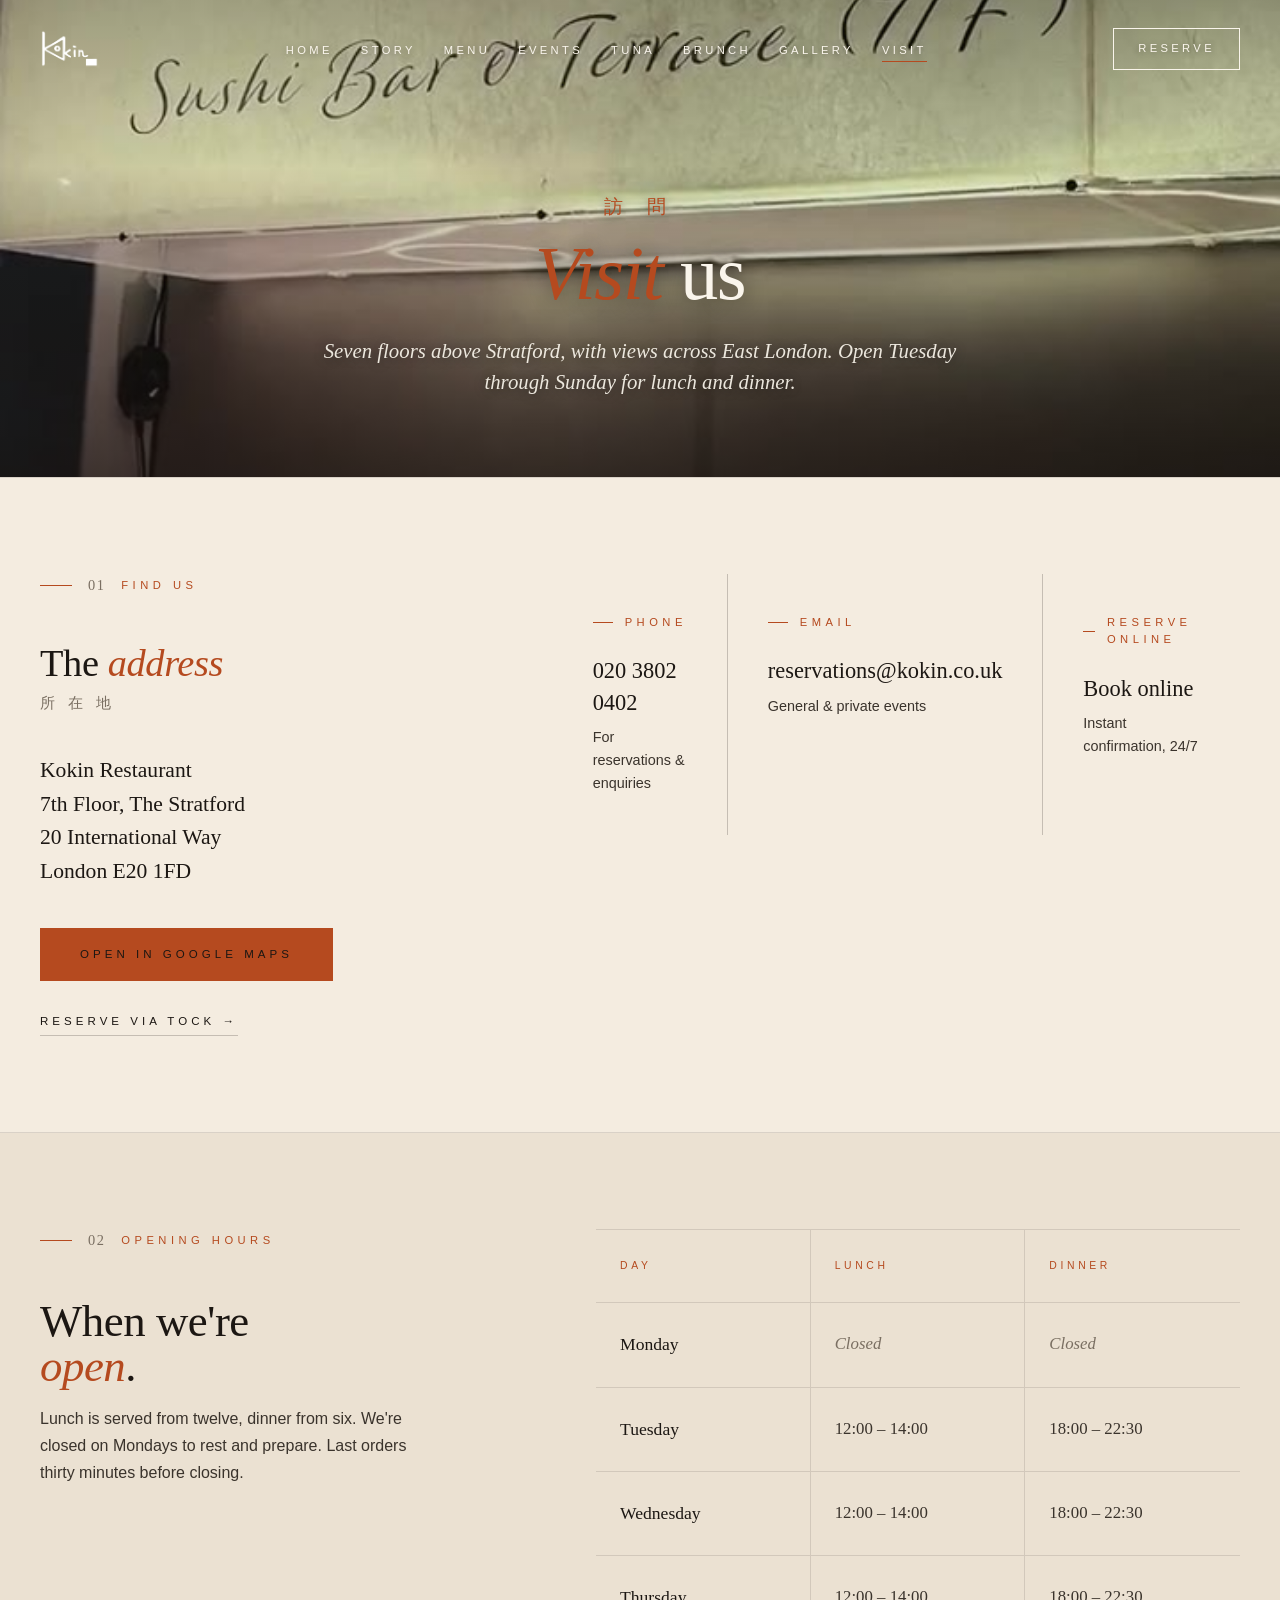
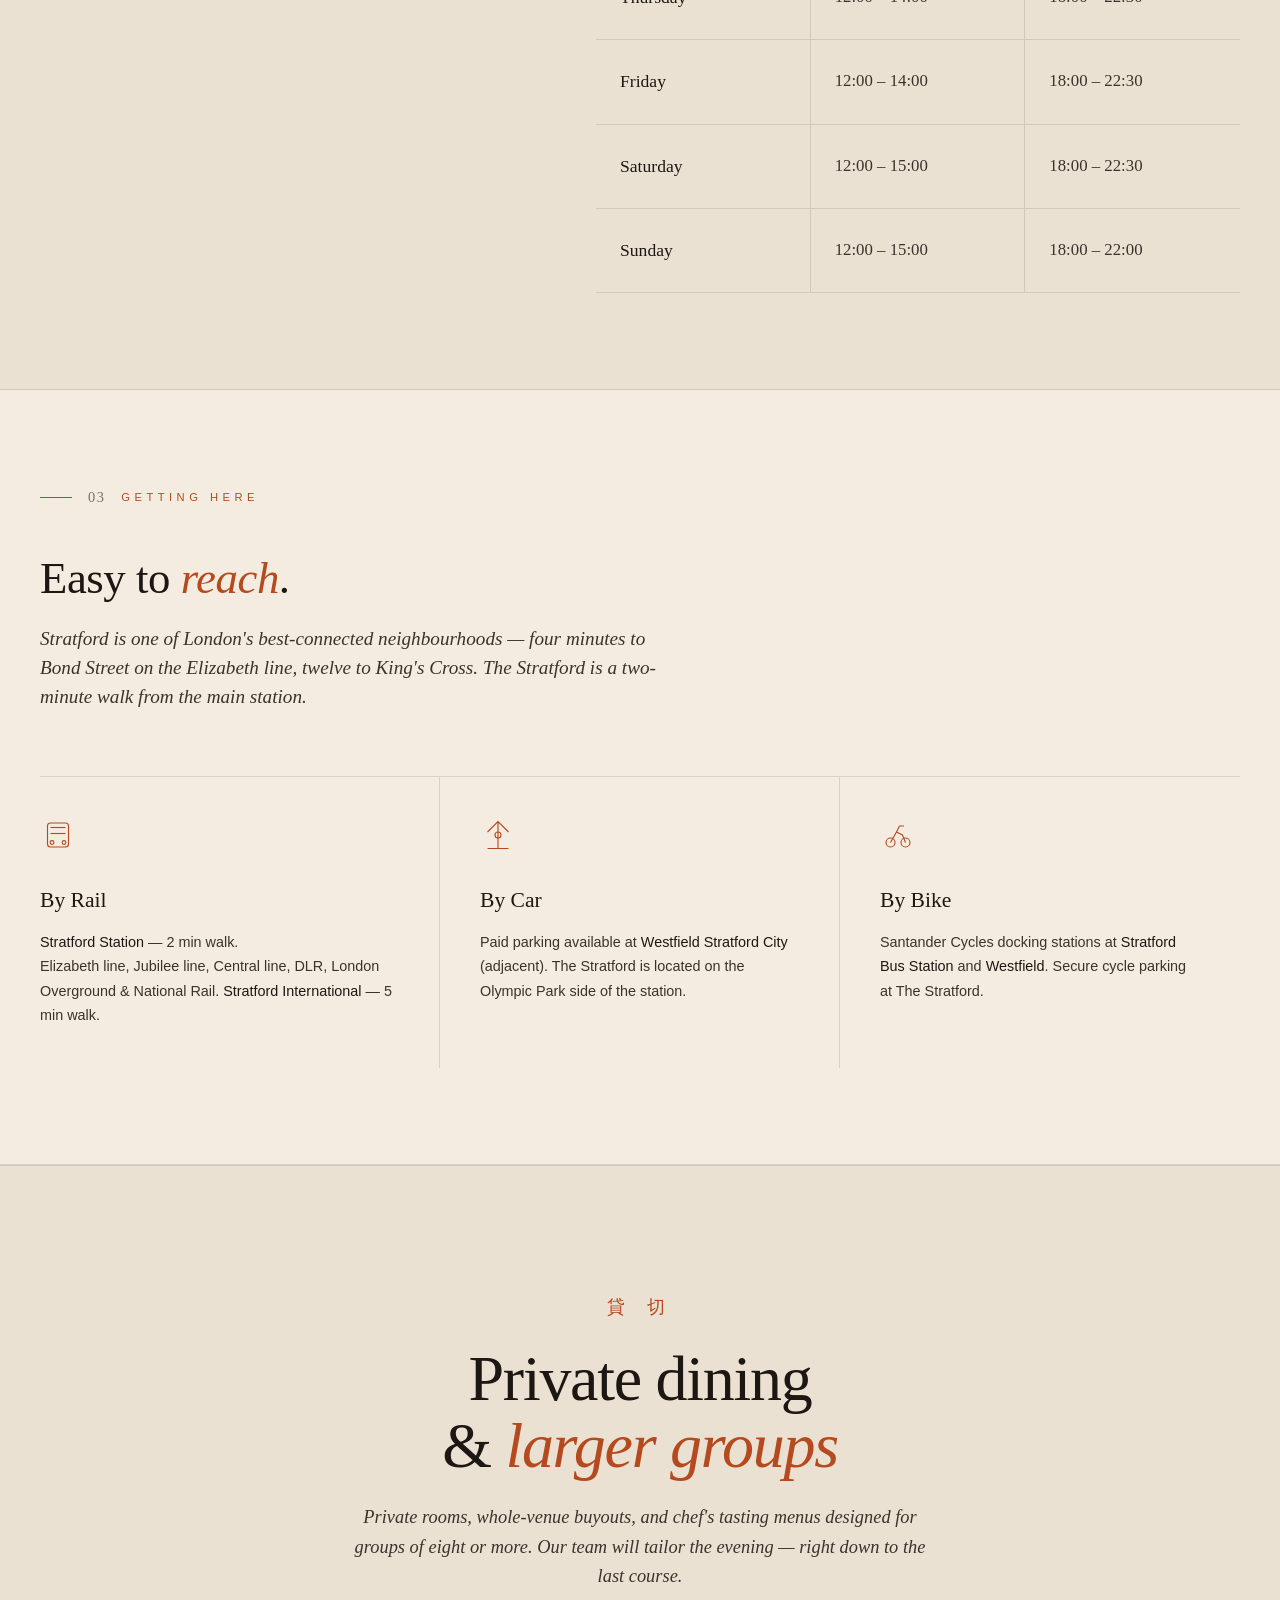
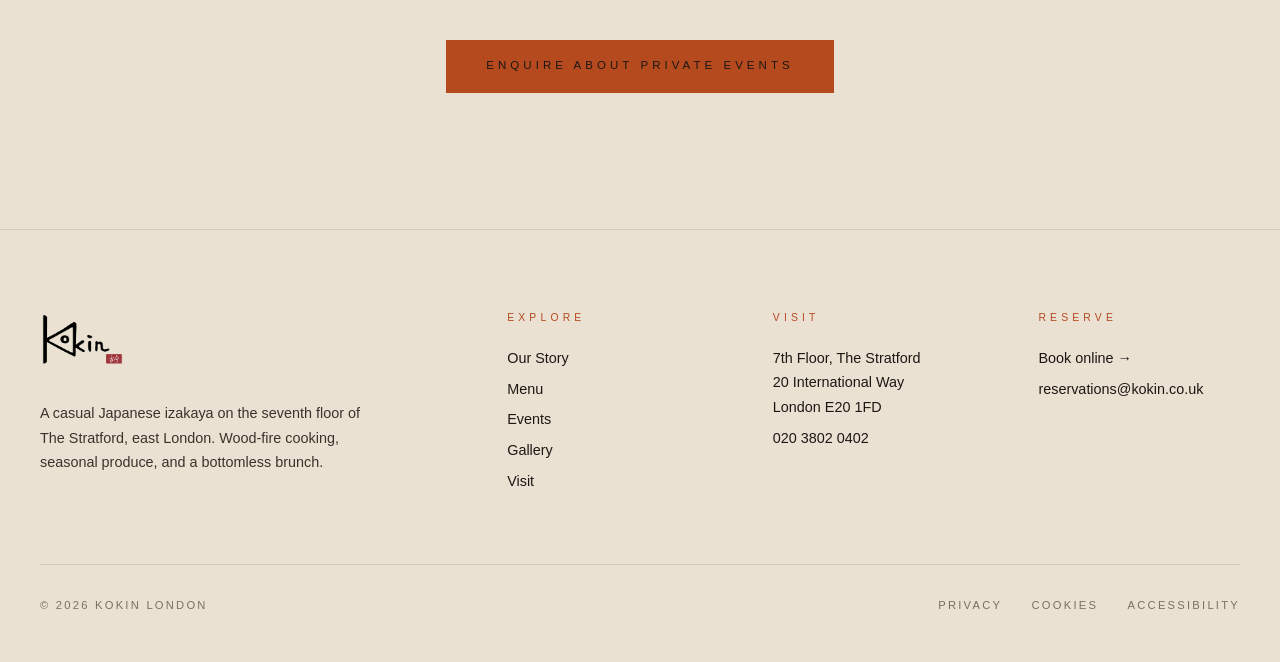
<file: visit.html>
<!DOCTYPE html>
<html lang="en">
<head>
<meta charset="UTF-8" />
<meta name="viewport" content="width=device-width, initial-scale=1.0, viewport-fit=cover" />
<title>Visit — Kokin London | 7th Floor The Stratford, E20 1FD</title>
<meta name="description" content="Find Kokin on the 7th floor of The Stratford. Open Tuesday–Sunday for lunch and dinner. 20 International Way, London E20 1FD. Book online or call." />
<link rel="canonical" href="https://kokin.co.uk/visit" />

<!-- Favicon -->
<link rel="icon" type="image/png" href="/assets/Kokin-Logo-black.png" />
<link rel="apple-touch-icon" href="/assets/Kokin-Logo-black.png" />

<!-- Open Graph / Social Sharing -->
<meta property="og:type" content="website" />
<meta property="og:site_name" content="Kokin" />
<meta property="og:title" content="Visit — Kokin London | 7th Floor The Stratford, E20 1FD" />
<meta property="og:description" content="Find Kokin on the 7th floor of The Stratford. Open Tuesday–Sunday for lunch and dinner. 20 International Way, London E20 1FD. Book online or call." />
<meta property="og:url" content="https://kokin.co.uk/visit" />
<meta property="og:image" content="https://kokin.co.uk/assets/kokin-showacse-poster.jpg" />
<meta property="og:image:alt" content="Kokin — Japanese Izakaya, London" />
<meta property="og:locale" content="en_GB" />

<!-- Twitter Card -->
<meta name="twitter:card" content="summary_large_image" />
<meta name="twitter:title" content="Visit — Kokin London | 7th Floor The Stratford, E20 1FD" />
<meta name="twitter:description" content="Find Kokin on the 7th floor of The Stratford. Open Tuesday–Sunday for lunch and dinner. 20 International Way, London E20 1FD. Book online or call." />
<meta name="twitter:image" content="https://kokin.co.uk/assets/kokin-showacse-poster.jpg" />
<style>
/* ============================================
   KOKIN · Shared design system
   古今 — past and present
   ============================================ */

:root {
  /* Warm paper palette */
  --bone: #f4ece0;           /* base background — warm washi */
  --bone-deep: #ebe1d2;      /* slightly deeper tone for alt sections */
  --cream: #faf5ec;          /* lightest */
  --ink: #1c1713;            /* deep warm black for text */
  --ink-soft: #3a332c;       /* secondary text */
  --ash: #7a6f62;            /* tertiary / captions */
  --ash-dim: #a89a87;        /* hairline greys */
  --ember: #b54a1f;          /* ember — primary accent */
  --ember-deep: #7a2e12;     /* hover state */
  --line: rgba(28, 23, 19, 0.12);
  --line-strong: rgba(28, 23, 19, 0.22);
  
  --f-display: 'Cormorant Garamond', 'Times New Roman', serif;
  --f-jp: 'Noto Serif JP', serif;
  --f-body: 'Inter Tight', -apple-system, sans-serif;
}

* { box-sizing: border-box; margin: 0; padding: 0; }
html { scroll-behavior: smooth; }

body {
  background: var(--bone);
  color: var(--ink);
  font-family: var(--f-body);
  font-weight: 300;
  line-height: 1.55;
  -webkit-font-smoothing: antialiased;
  overflow-x: hidden;
}

/* subtle paper grain */
body::before {
  content: '';
  position: fixed; inset: 0;
  pointer-events: none; z-index: 1000;
  background-image: url("data:image/svg+xml;utf8,<svg xmlns='http://www.w3.org/2000/svg' width='200' height='200'><filter id='n'><feTurbulence type='fractalNoise' baseFrequency='0.85' numOctaves='2' stitchTiles='stitch'/><feColorMatrix values='0 0 0 0 0 0 0 0 0 0 0 0 0 0 0 0 0 0 0.07 0'/></filter><rect width='100%' height='100%' filter='url(%23n)'/></svg>");
  opacity: 0.55;
  mix-blend-mode: multiply;
}

img, video { max-width: 100%; display: block; }

/* Comprehensive link reset — kill all default browser colours */
a,
a:link,
a:visited,
a:hover,
a:active,
a:focus {
  color: inherit;
  text-decoration: none;
}
button { font-family: inherit; color: inherit; }

/* ============================================
   NAV
   ============================================ */
nav.main-nav {
  position: fixed; top: 0; left: 0; right: 0;
  z-index: 100;
  padding: 1.75rem 2.5rem;
  display: flex; justify-content: space-between; align-items: center;
  transition: all 0.5s cubic-bezier(0.2, 0.8, 0.2, 1);
}
nav.main-nav.scrolled {
  background: rgba(244, 236, 224, 0.88);
  backdrop-filter: blur(14px);
  padding: 1rem 2.5rem;
  border-bottom: 1px solid var(--line);
}
nav.main-nav .mark {
  font-family: var(--f-display);
  font-size: 1.5rem;
  letter-spacing: 0.35em;
  font-weight: 500;
  color: var(--ink);
  text-decoration: none;
  display: flex;
  align-items: center;
}
nav.main-nav .mark img {
  height: 42px;
  width: auto;
  display: block;
  transition: height 0.4s cubic-bezier(0.2, 0.8, 0.2, 1);
}
nav.main-nav.scrolled .mark img {
  height: 36px;
}
nav.main-nav .mark .kanji {
  font-family: var(--f-jp);
  font-size: 0.85rem;
  letter-spacing: 0.2em;
  color: var(--ember);
  margin-left: 0.5rem;
  font-weight: 400;
}
nav.main-nav ul {
  display: flex; list-style: none; gap: 1.75rem;
}
nav.main-nav ul a {
  color: var(--ink);
  text-decoration: none;
  font-size: 0.7rem;
  letter-spacing: 0.3em;
  text-transform: uppercase;
  font-weight: 400;
  position: relative;
  transition: opacity 0.3s;
}
nav.main-nav ul a::after {
  content: '';
  position: absolute; left: 0; bottom: -6px;
  width: 0; height: 1px;
  background: var(--ember);
  transition: width 0.4s cubic-bezier(0.2, 0.8, 0.2, 1);
}
nav.main-nav ul a:hover::after,
nav.main-nav ul a.active::after { width: 100%; }
nav.main-nav ul a.active { color: var(--ember); }

.reserve-btn {
  padding: 0.7rem 1.5rem;
  border: 1px solid var(--ink);
  color: var(--ink);
  text-decoration: none;
  font-size: 0.7rem;
  letter-spacing: 0.3em;
  text-transform: uppercase;
  transition: all 0.4s;
  background: transparent;
  cursor: pointer;
}
.reserve-btn:hover {
  background: var(--ember);
  border-color: var(--ember);
  color: var(--bone);
}

.menu-toggle {
  display: none;
  background: none;
  border: 0;
  cursor: pointer;
  padding: 0.5rem;
  width: 40px; height: 40px;
  flex-direction: column;
  justify-content: center;
  gap: 5px;
}
.menu-toggle span {
  display: block;
  width: 22px; height: 1px;
  background: var(--ink);
  transition: all 0.3s;
}
.menu-toggle.open span:nth-child(1) { transform: translateY(3px) rotate(45deg); }
.menu-toggle.open span:nth-child(2) { opacity: 0; }
.menu-toggle.open span:nth-child(3) { transform: translateY(-3px) rotate(-45deg); }

/* ============================================
   BUTTONS & CTAs
   ============================================ */
.cta-primary {
  padding: 1.1rem 2.5rem;
  background: var(--ember);
  color: var(--cream);
  text-decoration: none;
  font-size: 0.72rem;
  letter-spacing: 0.35em;
  text-transform: uppercase;
  transition: all 0.4s;
  position: relative;
  overflow: hidden;
  display: inline-block;
  cursor: pointer;
  border: 0;
  font-family: var(--f-body);
  font-weight: 400;
}
.cta-primary::before {
  content: ''; position: absolute; inset: 0;
  background: var(--ember-deep);
  transform: translateY(100%);
  transition: transform 0.4s cubic-bezier(0.2, 0.8, 0.2, 1);
  z-index: 0;
}
.cta-primary span { position: relative; z-index: 1; }
.cta-primary:hover::before { transform: translateY(0); }

.cta-secondary {
  color: var(--ink);
  text-decoration: none;
  font-size: 0.72rem;
  letter-spacing: 0.35em;
  text-transform: uppercase;
  border-bottom: 1px solid var(--line-strong);
  padding-bottom: 4px;
  transition: all 0.3s;
  font-weight: 400;
  display: inline-block;
}
.cta-secondary:hover { border-color: var(--ember); color: var(--ember); }

/* ============================================
   SECTION LABELS
   ============================================ */
.section-label {
  font-size: 0.7rem;
  letter-spacing: 0.4em;
  text-transform: uppercase;
  color: var(--ember);
  margin-bottom: 3rem;
  display: flex; align-items: center; gap: 1rem;
  font-weight: 500;
}
.section-label::before {
  content: ''; width: 32px; height: 1px; background: var(--ember);
}
.section-label .num {
  color: var(--ash);
  font-family: var(--f-display);
  font-size: 0.9rem;
  letter-spacing: 0.1em;
  font-weight: 400;
}

/* ============================================
   PAGE HERO (for non-home pages)
   ============================================ */
.page-hero {
  padding: 12rem 2.5rem 5rem;
  text-align: center;
  border-bottom: 1px solid var(--line);
  position: relative;
  overflow: hidden;
}
.page-hero-bg {
  position: absolute;
  inset: 0;
  z-index: 0;
  pointer-events: none;
  overflow: hidden;
}
.page-hero-bg img,
.page-hero-bg video {
  width: 100%;
  height: 100%;
  object-fit: cover;
}
.page-hero > *:not(.page-hero-bg) {
  position: relative;
  z-index: 1;
}
.page-hero .kanji-label {
  font-family: var(--f-jp);
  font-size: 1.2rem;
  color: var(--ember);
  letter-spacing: 0.5em;
  margin-bottom: 1rem;
  font-weight: 300;
}
.page-hero h1 {
  font-family: var(--f-display);
  font-size: clamp(3rem, 6vw, 5.5rem);
  font-weight: 300;
  line-height: 0.95;
  letter-spacing: -0.02em;
  margin-bottom: 1.5rem;
}
.page-hero h1 em { font-style: italic; color: var(--ember); }
.page-hero .lede {
  font-family: var(--f-display);
  font-size: 1.3rem;
  font-style: italic;
  color: var(--ink-soft);
  max-width: 640px;
  margin: 0 auto;
  line-height: 1.5;
}

/* ============================================
   FOOTER
   ============================================ */
footer.site-footer {
  padding: 5rem 2.5rem 3rem;
  border-top: 1px solid var(--line);
  background: var(--bone-deep);
}
.footer-inner {
  max-width: 1400px;
  margin: 0 auto;
  display: grid;
  grid-template-columns: 2fr 1fr 1fr 1fr;
  gap: 4rem;
}
.footer-brand .mark {
  font-family: var(--f-display);
  font-size: 1.75rem;
  letter-spacing: 0.3em;
  font-weight: 500;
  margin-bottom: 1.5rem;
  color: var(--ink);
  display: inline-block;
}
.footer-brand .mark img {
  height: 60px;
  width: auto;
  display: block;
}
.footer-brand .mark .kanji {
  font-family: var(--f-jp);
  font-size: 1rem;
  color: var(--ember);
  margin-left: 0.5rem;
  font-weight: 400;
}
.footer-brand p {
  font-size: 0.9rem;
  color: var(--ink-soft);
  max-width: 320px;
  line-height: 1.7;
}

.footer-block h6 {
  font-size: 0.65rem;
  letter-spacing: 0.4em;
  text-transform: uppercase;
  color: var(--ember);
  margin-bottom: 1.25rem;
  font-weight: 500;
}
.footer-block a,
.footer-block p {
  display: block;
  font-size: 0.9rem;
  color: var(--ink);
  text-decoration: none;
  line-height: 1.7;
  margin-bottom: 0.4rem;
  font-family: var(--f-body);
  transition: color 0.3s;
}
.footer-block a:hover { color: var(--ember); }
.footer-block small {
  font-size: 0.75rem;
  color: var(--ash);
  display: block;
  margin-top: 0.4rem;
}

.footer-bottom {
  max-width: 1400px;
  margin: 4rem auto 0;
  padding-top: 2rem;
  border-top: 1px solid var(--line);
  display: flex;
  justify-content: space-between;
  align-items: center;
  font-size: 0.7rem;
  letter-spacing: 0.2em;
  color: var(--ash);
  text-transform: uppercase;
}
.footer-bottom a { color: var(--ash); text-decoration: none; margin-left: 1.5rem; }
.footer-bottom a:hover { color: var(--ember); }

/* ============================================
   Reveal on scroll
   ============================================ */
.reveal {
  opacity: 0;
  transform: translateY(30px);
  transition: opacity 1s cubic-bezier(0.2, 0.8, 0.2, 1), transform 1s cubic-bezier(0.2, 0.8, 0.2, 1);
}
.reveal.visible {
  opacity: 1;
  transform: translateY(0);
}

/* ============================================
   MEDIA CONTAINERS
   Drop-in image/video slots used across pages.
   Each has fallback styling so the layout survives
   without media, and smooth loading when media is added.
   ============================================ */

/* Generic media frame — holds img/video and crops cleanly */
.media-frame {
  position: relative;
  overflow: hidden;
  background: linear-gradient(135deg, #e8dcc8 0%, #d4c5ad 100%);
}
.media-frame img,
.media-frame video {
  width: 100%;
  height: 100%;
  object-fit: cover;
  display: block;
  transition: transform 0.8s cubic-bezier(0.2, 0.8, 0.2, 1);
}
.media-frame:hover img,
.media-frame:hover video { transform: scale(1.03); }

/* Placeholder overlay — shown when no media is present.
   Add an <img> or <video> and the overlay is hidden automatically. */
.media-frame .placeholder {
  position: absolute; inset: 0;
  display: flex; align-items: center; justify-content: center;
  flex-direction: column;
  gap: 0.5rem;
  font-family: var(--f-jp);
  font-weight: 200;
  color: var(--ink);
  opacity: 0.3;
  letter-spacing: 0.3em;
  text-align: center;
  pointer-events: none;
  background:
    radial-gradient(circle at 30% 30%, rgba(181, 74, 31, 0.18), transparent 55%),
    radial-gradient(circle at 70% 70%, rgba(122, 46, 18, 0.22), transparent 60%);
}
.media-frame .placeholder .jp {
  font-size: 3.5rem;
  line-height: 1;
}
.media-frame .placeholder .label {
  font-family: var(--f-body);
  font-size: 0.65rem;
  letter-spacing: 0.4em;
  text-transform: uppercase;
  color: var(--ash);
  opacity: 0.7;
}
.media-frame:has(img) .placeholder,
.media-frame:has(video) .placeholder { display: none; }

/* Decorative ember frame (optional) */
.media-frame.framed::before {
  content: '';
  position: absolute;
  top: 12px; left: 12px; right: 12px; bottom: 12px;
  border: 1px solid rgba(250, 245, 236, 0.4);
  pointer-events: none;
  z-index: 2;
}
.media-frame.ember-border {
  outline: 1px solid var(--ember);
  outline-offset: -1px;
}

/* Aspect ratios */
.ratio-3-4 { aspect-ratio: 3/4; }
.ratio-4-5 { aspect-ratio: 4/5; }
.ratio-1-1 { aspect-ratio: 1/1; }
.ratio-16-9 { aspect-ratio: 16/9; }
.ratio-5-7 { aspect-ratio: 5/7; }

/* Hero video — full-bleed background behind content */
.hero-video-bg {
  position: absolute;
  inset: 0;
  overflow: hidden;
  z-index: 0;
}
.hero-video-bg video,
.hero-video-bg img {
  width: 100%;
  height: 100%;
  object-fit: cover;
  opacity: 0.25;
  filter: grayscale(0.3) contrast(0.95);
}
.hero-video-bg::after {
  content: '';
  position: absolute; inset: 0;
  background: linear-gradient(180deg, var(--bone) 0%, rgba(244, 236, 224, 0.4) 40%, var(--bone) 100%);
  pointer-events: none;
}

/* Gallery strip — horizontal scrolling media row */
.gallery-strip {
  padding: 8rem 0;
  border-top: 1px solid var(--line);
  overflow: hidden;
  background: var(--bone);
}
.gallery-strip-header {
  max-width: 1400px;
  margin: 0 auto 4rem;
  padding: 0 2.5rem;
  display: flex;
  justify-content: space-between;
  align-items: end;
  gap: 3rem;
}
.gallery-strip-header h2 {
  font-family: var(--f-display);
  font-size: clamp(2.5rem, 5vw, 4rem);
  font-weight: 300;
  line-height: 0.95;
  letter-spacing: -0.02em;
}
.gallery-strip-header h2 em { font-style: italic; color: var(--ember); }
.gallery-strip-header p {
  font-size: 0.95rem;
  color: var(--ink-soft);
  line-height: 1.7;
  max-width: 380px;
}
.gallery-track {
  display: flex;
  gap: 1.5rem;
  padding: 0 2.5rem;
  overflow-x: auto;
  scroll-snap-type: x mandatory;
  -webkit-overflow-scrolling: touch;
  scrollbar-width: none;
}
.gallery-track::-webkit-scrollbar { display: none; }
.gallery-item {
  flex: 0 0 auto;
  width: clamp(260px, 28vw, 400px);
  scroll-snap-align: start;
}
.gallery-item .media-frame { aspect-ratio: 3/4; }
.gallery-item .caption {
  margin-top: 1.25rem;
  font-family: var(--f-display);
  font-size: 0.95rem;
  color: var(--ink);
  letter-spacing: 0.02em;
  font-weight: 400;
}
.gallery-item .caption .jp-caption {
  font-family: var(--f-jp);
  color: var(--ash);
  font-size: 0.8rem;
  letter-spacing: 0.3em;
  margin-left: 0.5rem;
  font-weight: 300;
}

/* ============================================
   Responsive
   ============================================ */
@media (max-width: 900px) {
  nav.main-nav { padding: 1.25rem 1.5rem; }
  nav.main-nav.scrolled { padding: 1rem 1.5rem; }
  
  nav.main-nav ul {
    position: fixed;
    top: 0; left: 0; right: 0; bottom: 0;
    background: var(--bone);
    flex-direction: column;
    justify-content: center;
    align-items: center;
    gap: 2.5rem;
    transform: translateX(100%);
    transition: transform 0.5s cubic-bezier(0.2, 0.8, 0.2, 1);
    z-index: 99;
    padding-top: env(safe-area-inset-top, 0px);
  }
  nav.main-nav ul.open { transform: translateX(0); }
  nav.main-nav ul a {
    font-size: 1.1rem;
    letter-spacing: 0.2em;
  }
  
  .menu-toggle { display: flex; z-index: 101; }
  nav.main-nav .reserve-btn { display: none; }
  
  .page-hero { padding: 9rem 1.5rem 4rem; }
  
  .footer-inner {
    grid-template-columns: 1fr 1fr;
    gap: 3rem;
  }
  .footer-bottom {
    flex-direction: column;
    gap: 1rem;
    text-align: center;
  }
  .footer-bottom > div { margin: 0; }
  .footer-bottom a { margin: 0 0.75rem; }

  .gallery-strip { padding: 5rem 0; }
  .gallery-strip-header {
    flex-direction: column;
    align-items: flex-start;
    padding: 0 1.5rem;
    margin-bottom: 3rem;
  }
  .gallery-track { padding: 0 1.5rem; gap: 1rem; }
  .gallery-item { width: 70vw; }
}

@media (max-width: 600px) {
  .footer-inner { grid-template-columns: 1fr; }
}


/* White nav at top on all pages — flips to ink on scroll */
nav.main-nav ul:not(.open) a {
  color: var(--cream) !important;
  text-shadow: 0 1px 6px rgba(0,0,0,0.35);
}
nav.main-nav.scrolled ul:not(.open) a {
  color: var(--ink) !important;
  text-shadow: none;
}
/* Mobile: when menu overlay is open, text is dark on cream */
nav.main-nav ul.open a {
  color: var(--ink) !important;
  text-shadow: none !important;
}
nav.main-nav .menu-toggle span {
  background: var(--cream) !important;
  box-shadow: 0 1px 4px rgba(0,0,0,0.3);
}
nav.main-nav.scrolled .menu-toggle span,
nav.main-nav .menu-toggle.open span {
  background: var(--ink) !important;
  box-shadow: none;
}
nav.main-nav .mark img {
  filter: brightness(0) invert(1);
  transition: filter 0.4s;
}
nav.main-nav.scrolled .mark img,
body.menu-open nav.main-nav .mark img {
  filter: none;
}
/* Mobile: nav pulled up to cover iOS safe-area, made fully opaque when scrolled */
@media (max-width: 900px) {
  nav.main-nav {
    top: calc(-1 * env(safe-area-inset-top, 0px)) !important;
    padding-top: calc(1.25rem + env(safe-area-inset-top, 0px)) !important;
  }
  nav.main-nav.scrolled {
    background: var(--bone) !important;
    backdrop-filter: none !important;
    padding-top: calc(1rem + env(safe-area-inset-top, 0px)) !important;
  }
}

nav.main-nav .reserve-btn {
  border-color: var(--cream) !important;
  color: var(--cream) !important;
  text-shadow: 0 1px 6px rgba(0,0,0,0.35);
}
nav.main-nav.scrolled .reserve-btn {
  border-color: var(--ink) !important;
  color: var(--ink) !important;
  text-shadow: none;
}
nav.main-nav .reserve-btn:hover {
  background: var(--ember) !important;
  border-color: var(--ember) !important;
  color: var(--bone) !important;
  text-shadow: none;
}

/* Hero text sits over images/videos — keep it white with ember accents */
.page-hero h1 {
  color: var(--cream) !important;
  text-shadow: 0 2px 20px rgba(0,0,0,0.45);
}
.page-hero .lede {
  color: rgba(250, 245, 236, 0.92) !important;
  text-shadow: 0 1px 12px rgba(0,0,0,0.45);
}
.page-hero .kanji-label {
  text-shadow: 0 1px 8px rgba(0,0,0,0.5);
}
/* Darken the hero media with a soft bottom gradient so text stays legible */
.page-hero::after {
  content: '';
  position: absolute;
  inset: 0;
  background: linear-gradient(180deg, rgba(26,20,16,0.25) 0%, rgba(26,20,16,0.05) 35%, rgba(26,20,16,0.7) 100%);
  z-index: 0;
  pointer-events: none;
}
.page-hero { position: relative; }
.page-hero-bg { z-index: 0; }
.page-hero > *:not(.page-hero-bg) { position: relative; z-index: 2; }

/* Cream cap covering iOS safe-area — fades in once scrolled, so scrolled page content can't peek through */
body::before {
  content: '';
  position: fixed;
  top: 0;
  left: 0;
  right: 0;
  height: env(safe-area-inset-top, 0px);
  background: var(--bone);
  z-index: 99;
  pointer-events: none;
  opacity: 0;
  transition: opacity 0.3s ease;
}
body.nav-scrolled::before {
  opacity: 1;
}
</style>

<style>
  /* Visit page */
  
  /* Primary contact block — the big one */
  .contact-primary {
    padding: 6rem 2.5rem;
    border-bottom: 1px solid var(--line);
  }
  .contact-grid {
    max-width: 1400px;
    margin: 0 auto;
    display: grid;
    grid-template-columns: 5fr 7fr;
    gap: 6rem;
    align-items: start;
  }
  .contact-address h2 {
    font-family: var(--f-display);
    font-size: clamp(2rem, 3vw, 2.75rem);
    font-weight: 300;
    line-height: 1;
    margin-bottom: 0.5rem;
    letter-spacing: -0.01em;
  }
  .contact-address h2 em { font-style: italic; color: var(--ember); }
  .contact-address .jp-sub {
    font-family: var(--f-jp);
    font-size: 0.95rem;
    color: var(--ash);
    letter-spacing: 0.3em;
    margin-bottom: 2.5rem;
  }
  .contact-address .big-address {
    font-family: var(--f-display);
    font-size: 1.35rem;
    line-height: 1.55;
    color: var(--ink);
    margin-bottom: 2.5rem;
    font-weight: 400;
  }
  .contact-address .cta-row {
    display: flex;
    gap: 2rem;
    flex-wrap: wrap;
    align-items: center;
  }
  
  /* Info cards grid */
  .info-cards {
    display: grid;
    grid-template-columns: 1fr 1fr 1fr;
    gap: 1px;
    background: var(--line-strong);
  }
  .info-card {
    background: var(--bone);
    padding: 2.5rem;
    transition: background 0.3s;
  }
  .info-card:hover { background: var(--cream); }
  .info-card h4 {
    font-size: 0.7rem;
    letter-spacing: 0.4em;
    text-transform: uppercase;
    color: var(--ember);
    margin-bottom: 1.5rem;
    font-weight: 500;
    display: flex;
    align-items: center;
    gap: 0.75rem;
  }
  .info-card h4::before {
    content: '';
    width: 20px; height: 1px;
    background: var(--ember);
  }
  .info-card .primary {
    font-family: var(--f-display);
    font-size: 1.4rem;
    color: var(--ink);
    font-weight: 400;
    line-height: 1.4;
    margin-bottom: 0.5rem;
  }
  .info-card .primary a {
    text-decoration: none;
    color: inherit;
    transition: color 0.3s;
  }
  .info-card .primary a:hover { color: var(--ember); }
  .info-card .secondary {
    font-size: 0.9rem;
    color: var(--ink-soft);
    line-height: 1.6;
  }
  .info-card .secondary a {
    color: var(--ink-soft);
    text-decoration: none;
    border-bottom: 1px solid var(--line);
    transition: all 0.3s;
  }
  .info-card .secondary a:hover { color: var(--ember); border-color: var(--ember); }
  
  /* Hours table */
  .hours-section {
    padding: 6rem 2.5rem;
    background: var(--bone-deep);
    border-bottom: 1px solid var(--line);
  }
  .hours-inner {
    max-width: 1400px;
    margin: 0 auto;
    display: grid;
    grid-template-columns: 5fr 7fr;
    gap: 6rem;
    align-items: start;
  }
  .hours-left h2 {
    font-family: var(--f-display);
    font-size: clamp(2.25rem, 3.5vw, 3.25rem);
    font-weight: 300;
    line-height: 1;
    letter-spacing: -0.01em;
    margin-bottom: 1rem;
  }
  .hours-left h2 em { font-style: italic; color: var(--ember); }
  .hours-left p {
    font-size: 1rem;
    color: var(--ink-soft);
    line-height: 1.7;
    max-width: 380px;
  }
  
  .hours-table {
    display: grid;
    grid-template-columns: 1fr 1fr 1fr;
    border-top: 1px solid var(--line);
    border-bottom: 1px solid var(--line);
  }
  .hours-row {
    display: contents;
  }
  .hours-row > div {
    padding: 1.75rem 1.5rem;
    border-right: 1px solid var(--line);
  }
  .hours-row > div:last-child { border-right: 0; }
  .hours-row:not(:last-child) > div {
    border-bottom: 1px solid var(--line);
  }
  .hours-row.header > div {
    font-size: 0.65rem;
    letter-spacing: 0.35em;
    text-transform: uppercase;
    color: var(--ember);
    font-weight: 500;
  }
  .hours-row:not(.header) .day {
    font-family: var(--f-display);
    font-size: 1.1rem;
    color: var(--ink);
    font-weight: 400;
  }
  .hours-row:not(.header) .time {
    font-family: var(--f-display);
    font-size: 1.05rem;
    color: var(--ink-soft);
    font-weight: 400;
  }
  .hours-row.closed .time {
    color: var(--ash);
    font-style: italic;
  }

  /* Getting here */
  .getting-here {
    padding: 6rem 2.5rem;
    border-bottom: 1px solid var(--line);
  }
  .gh-inner {
    max-width: 1400px;
    margin: 0 auto;
  }
  .gh-inner h2 {
    font-family: var(--f-display);
    font-size: clamp(2.25rem, 3.5vw, 3.25rem);
    font-weight: 300;
    line-height: 1;
    letter-spacing: -0.01em;
    margin-bottom: 1.5rem;
  }
  .gh-inner h2 em { font-style: italic; color: var(--ember); }
  .gh-inner > .section-label {
    margin-bottom: 1.5rem;
  }
  .gh-intro {
    font-family: var(--f-display);
    font-style: italic;
    font-size: 1.2rem;
    color: var(--ink-soft);
    max-width: 640px;
    margin-bottom: 4rem;
    line-height: 1.5;
  }
  
  .transport-grid {
    display: grid;
    grid-template-columns: repeat(3, 1fr);
    gap: 0;
    border-top: 1px solid var(--line);
  }
  .transport-item {
    padding: 2.5rem 2.5rem 2.5rem 0;
    border-right: 1px solid var(--line);
  }
  .transport-item:last-child { border-right: 0; }
  .transport-item:not(:first-child) { padding-left: 2.5rem; }
  .transport-item .t-icon {
    width: 36px; height: 36px;
    margin-bottom: 1.5rem;
  }
  .transport-item h5 {
    font-family: var(--f-display);
    font-size: 1.35rem;
    color: var(--ink);
    font-weight: 400;
    margin-bottom: 0.75rem;
  }
  .transport-item p {
    font-size: 0.9rem;
    line-height: 1.7;
    color: var(--ink-soft);
  }
  .transport-item p b { color: var(--ink); font-weight: 500; }

  /* Private events band */
  .private-band {
    padding: 8rem 2.5rem;
    background: var(--bone-deep);
    border-top: 1px solid var(--line);
    text-align: center;
  }
  .private-band .kanji-label {
    font-family: var(--f-jp);
    font-size: 1.1rem;
    color: var(--ember);
    letter-spacing: 0.5em;
    margin-bottom: 1.5rem;
  }
  .private-band h2 {
    font-family: var(--f-display);
    font-size: clamp(2.5rem, 5vw, 4rem);
    font-weight: 300;
    line-height: 1.05;
    letter-spacing: -0.02em;
    margin-bottom: 1.5rem;
    max-width: 800px;
    margin-left: auto;
    margin-right: auto;
  }
  .private-band h2 em { font-style: italic; color: var(--ember); }
  .private-band p {
    font-family: var(--f-display);
    font-size: 1.15rem;
    font-style: italic;
    color: var(--ink-soft);
    max-width: 580px;
    margin: 0 auto 3rem;
    line-height: 1.6;
  }

  @media (max-width: 1024px) {
    .contact-primary, .hours-section, .getting-here, .private-band {
      padding: 5rem 1.5rem;
    }
    .contact-grid, .hours-inner {
      grid-template-columns: 1fr;
      gap: 3rem;
    }
    .info-cards { grid-template-columns: 1fr; }
    .transport-grid { grid-template-columns: 1fr; }
    .transport-item {
      border-right: 0;
      border-bottom: 1px solid var(--line);
      padding: 2rem 0 !important;
    }
    .transport-item:last-child { border-bottom: 0; }
    .hours-table { grid-template-columns: 1fr; }
    .hours-row > div {
      border-right: 0;
      padding: 1rem 0;
    }
    .hours-row:not(.header) > div {
      border-bottom: 1px dotted var(--line);
    }
    .hours-row.header { display: none; }
  }
</style>
</head>
<body>

<nav class="main-nav">
  <a href="/" class="mark"><img src="assets/Kokin-Logo-black.png" alt="Kokin 古今" /></a>
  <button class="menu-toggle" aria-label="Menu"><span></span><span></span><span></span></button>
  <ul>
    <li><a href="/">Home</a></li>
    <li><a href="/story">Story</a></li>
    <li><a href="/menu">Menu</a></li>
    <li><a href="/events">Events</a></li>
    <li><a href="/tuna-showcase">Tuna</a></li>
    <li><a href="/bottomless-brunch">Brunch</a></li>
    <li><a href="/gallery">Gallery</a></li>
    <li><a href="/visit" class="active">Visit</a></li>
  </ul>
  <a href="https://www.exploretock.com/kokin-london" class="reserve-btn" target="_blank" rel="noopener">Reserve</a>
</nav>

<section class="page-hero">
  <div class="page-hero-bg"><img src="assets/kokin-busy-poster.jpg" alt="Kokin dining room, seventh floor" onerror="this.parentElement.style.display='none'" /></div>
  <div class="kanji-label">訪 問</div>
  <h1><em>Visit</em> us</h1>
  <p class="lede">Seven floors above Stratford, with views across East London. Open Tuesday through Sunday for lunch and dinner.</p>
</section>

<!-- ADDRESS & BOOKING -->
<section class="contact-primary">
  <div class="contact-grid">
    <div class="contact-address reveal">
      <div class="section-label"><span class="num">01</span> Find us</div>
      <h2>The <em>address</em></h2>
      <div class="jp-sub">所 在 地</div>
      <div class="big-address">
        Kokin Restaurant<br/>
        <span data-live-contact="AddressLine1">7th Floor</span>, <span data-live-contact="AddressLine2">The Stratford</span><br/>
        <span data-live-contact="AddressLine3">20 International Way</span><br/>
        <span data-live-contact="AddressCity">London</span> <span data-live-contact="AddressPostcode">E20 1FD</span>
      </div>
      <div class="cta-row">
        <a href="https://maps.app.goo.gl/3irW97itfDHkeKet7" class="cta-primary" target="_blank" rel="noopener"><span>Open in Google Maps</span></a>
        <a data-live-contact="BookingURL" href="https://www.exploretock.com/kokin-london" class="cta-secondary" target="_blank" rel="noopener">Reserve via Tock →</a>
      </div>
    </div>
    
    <div class="info-cards reveal">
      <div class="info-card">
        <h4>Phone</h4>
        <div class="primary"><a data-live-contact="Phone" href="tel:02038020402">020 3802 0402</a></div>
        <div class="secondary">For reservations &amp; enquiries</div>
      </div>
      <div class="info-card">
        <h4>Email</h4>
        <div class="primary"><a data-live-contact="Email" href="mailto:reservations@kokin.co.uk">reservations@kokin.co.uk</a></div>
        <div class="secondary">General &amp; private events</div>
      </div>
      <div class="info-card">
        <h4>Reserve Online</h4>
        <div class="primary"><a data-live-contact="BookingURL" href="https://www.exploretock.com/kokin-london" target="_blank" rel="noopener">Book online</a></div>
        <div class="secondary">Instant confirmation, 24/7</div>
      </div>
    </div>
  </div>
</section>

<!-- HOURS -->
<section class="hours-section">
  <div class="hours-inner">
    <div class="hours-left reveal">
      <div class="section-label"><span class="num">02</span> Opening Hours</div>
      <h2>When we're<br/><em>open</em>.</h2>
      <p>Lunch is served from twelve, dinner from six. We're closed on Mondays to rest and prepare. Last orders thirty minutes before closing.</p>
    </div>
    
    <div class="hours-table reveal">
      <div class="hours-row header">
        <div>Day</div>
        <div>Lunch</div>
        <div>Dinner</div>
      </div>
      <div data-live="hours" style="display: contents;">
      <div class="hours-row closed">
        <div class="day">Monday</div>
        <div class="time">Closed</div>
        <div class="time">Closed</div>
      </div>
      <div class="hours-row">
        <div class="day">Tuesday</div>
        <div class="time">12:00 – 14:00</div>
        <div class="time">18:00 – 22:30</div>
      </div>
      <div class="hours-row">
        <div class="day">Wednesday</div>
        <div class="time">12:00 – 14:00</div>
        <div class="time">18:00 – 22:30</div>
      </div>
      <div class="hours-row">
        <div class="day">Thursday</div>
        <div class="time">12:00 – 14:00</div>
        <div class="time">18:00 – 22:30</div>
      </div>
      <div class="hours-row">
        <div class="day">Friday</div>
        <div class="time">12:00 – 14:00</div>
        <div class="time">18:00 – 22:30</div>
      </div>
      <div class="hours-row">
        <div class="day">Saturday</div>
        <div class="time">12:00 – 15:00</div>
        <div class="time">18:00 – 22:30</div>
      </div>
      <div class="hours-row">
        <div class="day">Sunday</div>
        <div class="time">12:00 – 15:00</div>
        <div class="time">18:00 – 22:00</div>
      </div>
      </div><!-- /data-live="hours" -->
    </div>
  </div>
</section>

<!-- GETTING HERE -->
<section class="getting-here">
  <div class="gh-inner">
    <div class="reveal">
      <div class="section-label"><span class="num">03</span> Getting Here</div>
      <h2>Easy to <em>reach</em>.</h2>
      <p class="gh-intro">Stratford is one of London's best-connected neighbourhoods — four minutes to Bond Street on the Elizabeth line, twelve to King's Cross. The Stratford is a two-minute walk from the main station.</p>
    </div>
    
    <div class="transport-grid">
      <div class="transport-item reveal">
        <svg class="t-icon" viewBox="0 0 48 48" fill="none" stroke="#b54a1f" stroke-width="1.5">
          <rect x="10" y="8" width="28" height="32" rx="4"/>
          <circle cx="16" cy="34" r="2.5"/>
          <circle cx="32" cy="34" r="2.5"/>
          <line x1="14" y1="14" x2="34" y2="14"/>
          <line x1="14" y1="22" x2="34" y2="22"/>
        </svg>
        <h5>By Rail</h5>
        <p><b>Stratford Station</b> — 2 min walk.<br/>Elizabeth line, Jubilee line, Central line, DLR, London Overground &amp; National Rail. <b>Stratford International</b> — 5 min walk.</p>
      </div>
      <div class="transport-item reveal">
        <svg class="t-icon" viewBox="0 0 48 48" fill="none" stroke="#b54a1f" stroke-width="1.5">
          <path d="M24 6 L24 42 M10 20 L24 6 L38 20 M10 42 L38 42"/>
          <circle cx="24" cy="24" r="4"/>
        </svg>
        <h5>By Car</h5>
        <p>Paid parking available at <b>Westfield Stratford City</b> (adjacent). The Stratford is located on the Olympic Park side of the station.</p>
      </div>
      <div class="transport-item reveal">
        <svg class="t-icon" viewBox="0 0 48 48" fill="none" stroke="#b54a1f" stroke-width="1.5">
          <circle cx="14" cy="34" r="6"/>
          <circle cx="34" cy="34" r="6"/>
          <path d="M14 34 L22 20 L30 24 L34 34 M22 20 L26 12 L32 12"/>
        </svg>
        <h5>By Bike</h5>
        <p>Santander Cycles docking stations at <b>Stratford Bus Station</b> and <b>Westfield</b>. Secure cycle parking at The Stratford.</p>
      </div>
    </div>
  </div>
</section>

<!-- PRIVATE EVENTS -->
<section class="private-band">
  <div class="reveal">
    <div class="kanji-label">貸 切</div>
    <h2>Private dining<br/>&amp; <em>larger groups</em></h2>
    <p>Private rooms, whole-venue buyouts, and chef's tasting menus designed for groups of eight or more. Our team will tailor the evening — right down to the last course.</p>
    <a href="mailto:reservations@kokin.co.uk?subject=Private%20Event%20Enquiry" class="cta-primary"><span>Enquire about private events</span></a>
  </div>
</section>

<footer class="site-footer">
  <div class="footer-inner">
    <div class="footer-brand">
      <div class="mark"><img src="assets/Kokin-Logo-black.png" alt="Kokin 古今" /></div>
      <p>A casual Japanese izakaya on the seventh floor of The Stratford, east London. Wood-fire cooking, seasonal produce, and a bottomless brunch.</p>
    </div>
    <div class="footer-block">
      <h6>Explore</h6>
      <a href="/story">Our Story</a>
      <a href="/menu">Menu</a>
      <a href="/events">Events</a>
      <a href="/gallery">Gallery</a>
      <a href="/visit">Visit</a>
    </div>
    <div class="footer-block">
      <h6>Visit</h6>
      <p>7th Floor, The Stratford<br/>20 International Way<br/>London E20 1FD</p>
      <a href="tel:02038020402">020 3802 0402</a>
    </div>
    <div class="footer-block">
      <h6>Reserve</h6>
      <a href="https://www.exploretock.com/kokin-london" target="_blank" rel="noopener">Book online →</a>
      <a href="mailto:reservations@kokin.co.uk">reservations@kokin.co.uk</a>
    </div>
  </div>
  <div class="footer-bottom">
    <div>© 2026 Kokin London</div>
    <div>
      <a href="#">Privacy</a>
      <a href="#">Cookies</a>
      <a href="#">Accessibility</a>
    </div>
  </div>
</footer>

<script>
// KOKIN · Shared site scripts

(function () {
  // Nav scroll state
  const nav = document.querySelector('.main-nav');
  if (nav) {
    const onScroll = () => {
      if (window.scrollY > 60) {
        nav.classList.add('scrolled');
        document.body.classList.add('nav-scrolled');
      } else {
        nav.classList.remove('scrolled');
        document.body.classList.remove('nav-scrolled');
      }
    };
    window.addEventListener('scroll', onScroll, { passive: true });
    onScroll();
  }

  // Mobile menu
  const toggle = document.querySelector('.menu-toggle');
  const menu = document.querySelector('.main-nav ul');
  if (toggle && menu) {
    toggle.addEventListener('click', () => {
      toggle.classList.toggle('open');
      menu.classList.toggle('open');
    });
    menu.querySelectorAll('a').forEach(a => {
      a.addEventListener('click', () => {
        toggle.classList.remove('open');
        menu.classList.remove('open');
      });
    });
  }

  // Reveal on scroll
  const observer = new IntersectionObserver((entries) => {
    entries.forEach(entry => {
      if (entry.isIntersecting) {
        entry.target.classList.add('visible');
        observer.unobserve(entry.target);
      }
    });
  }, { threshold: 0.1, rootMargin: '0px 0px -80px 0px' });
  document.querySelectorAll('.reveal').forEach(el => observer.observe(el));
})();

</script>
<script src="kokin-live.js"></script>
</body>
</html>
</file>
